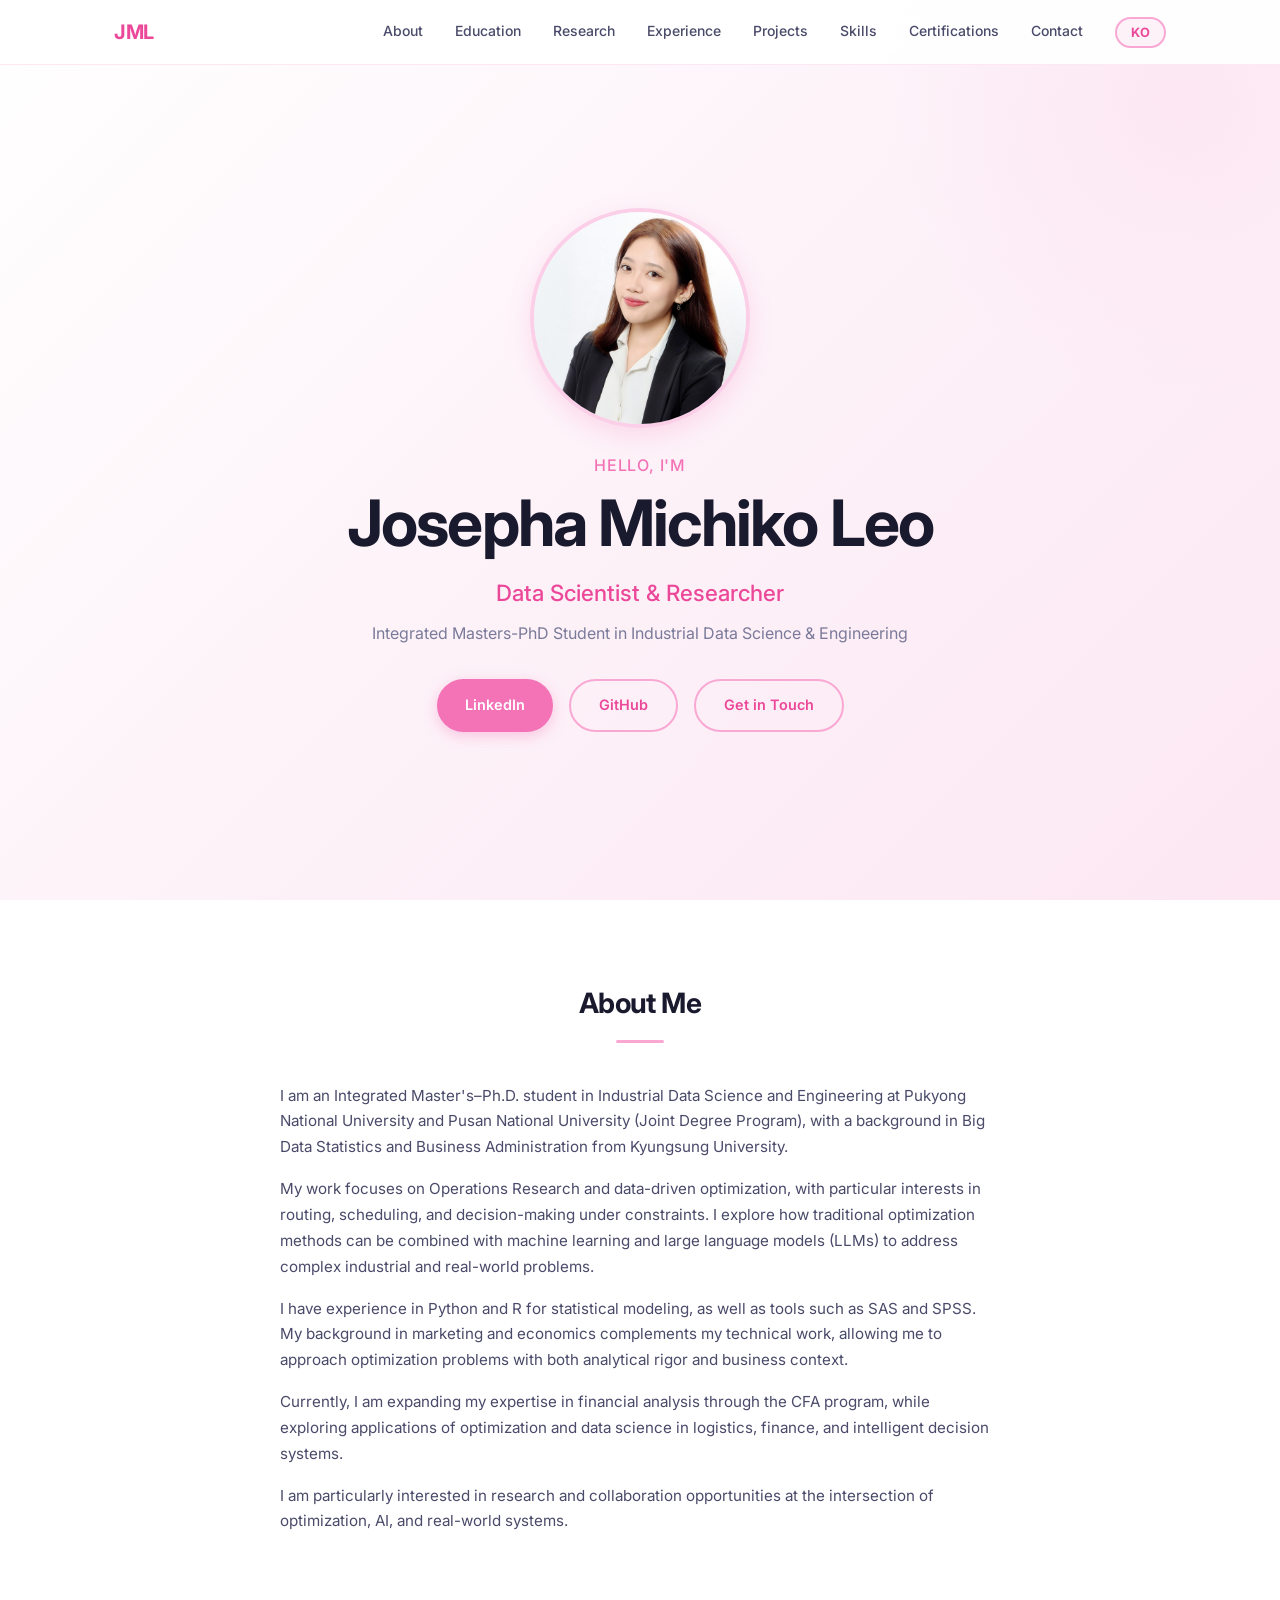
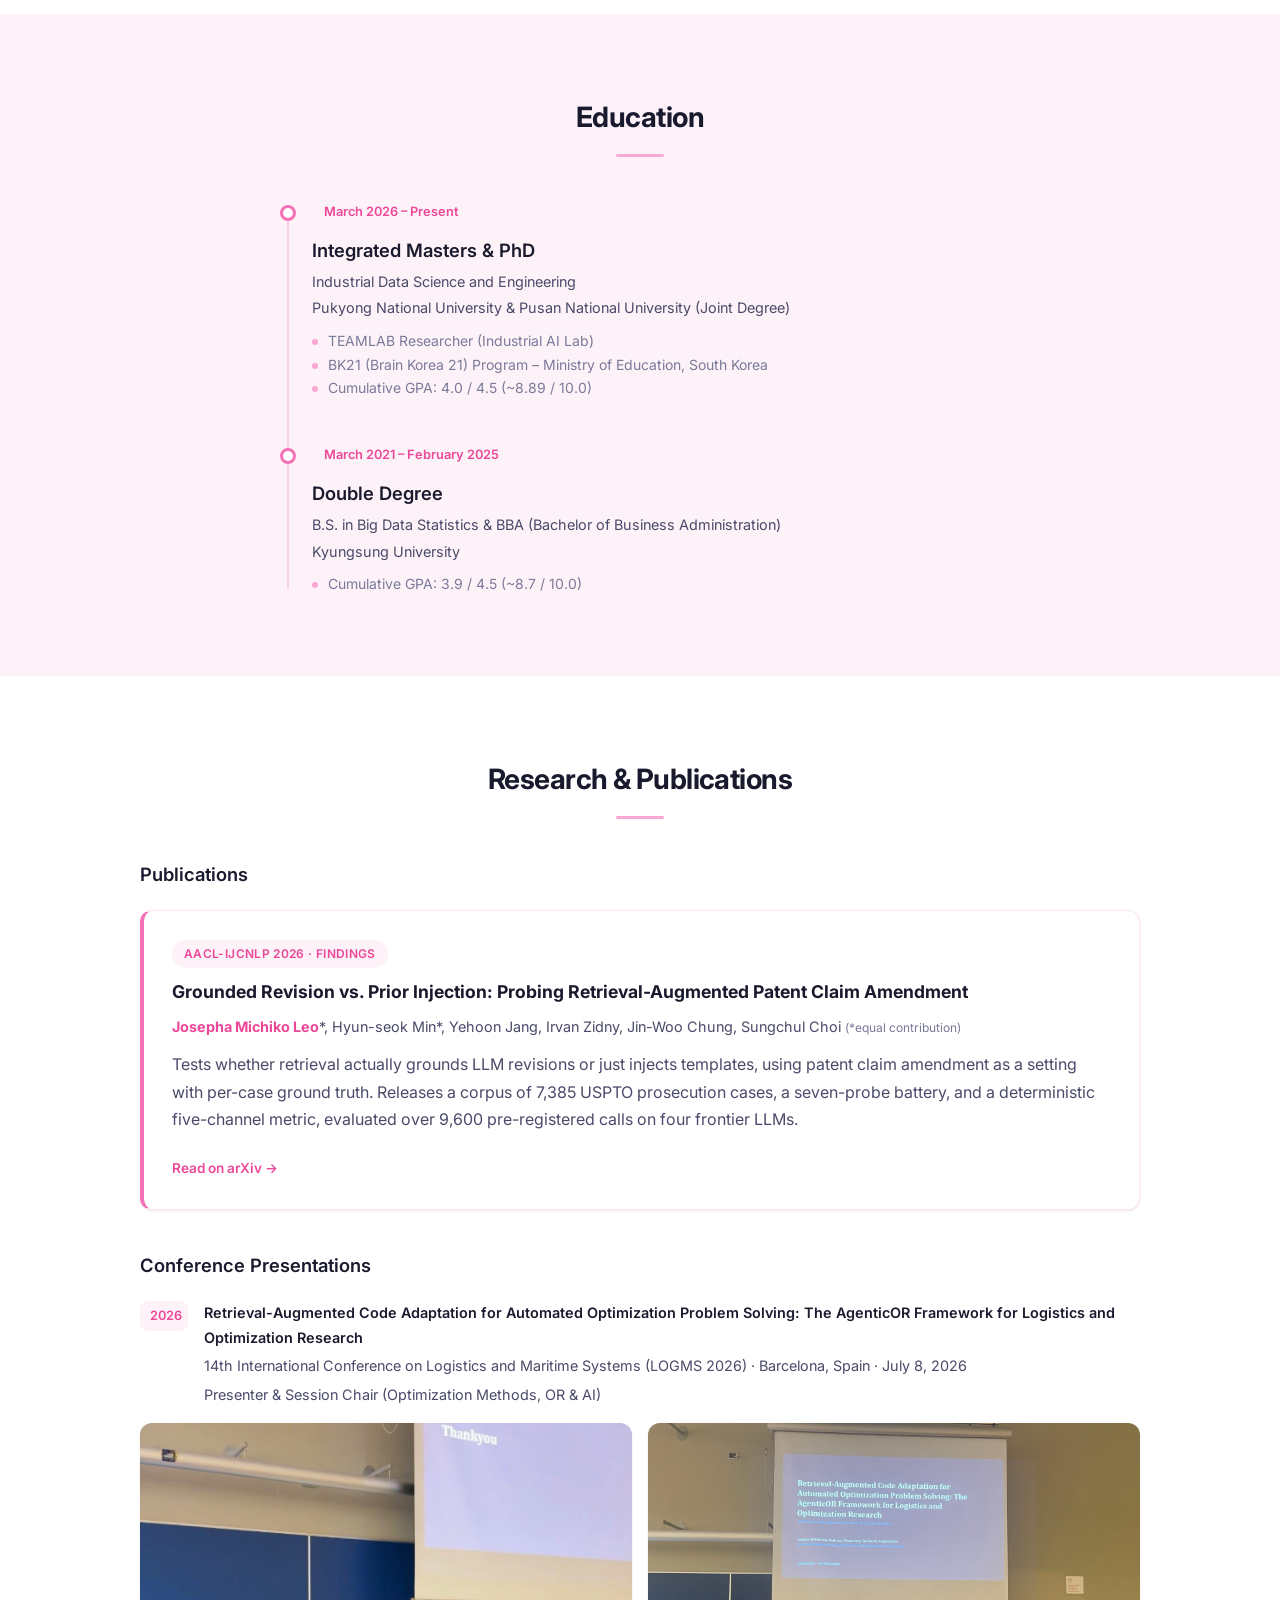
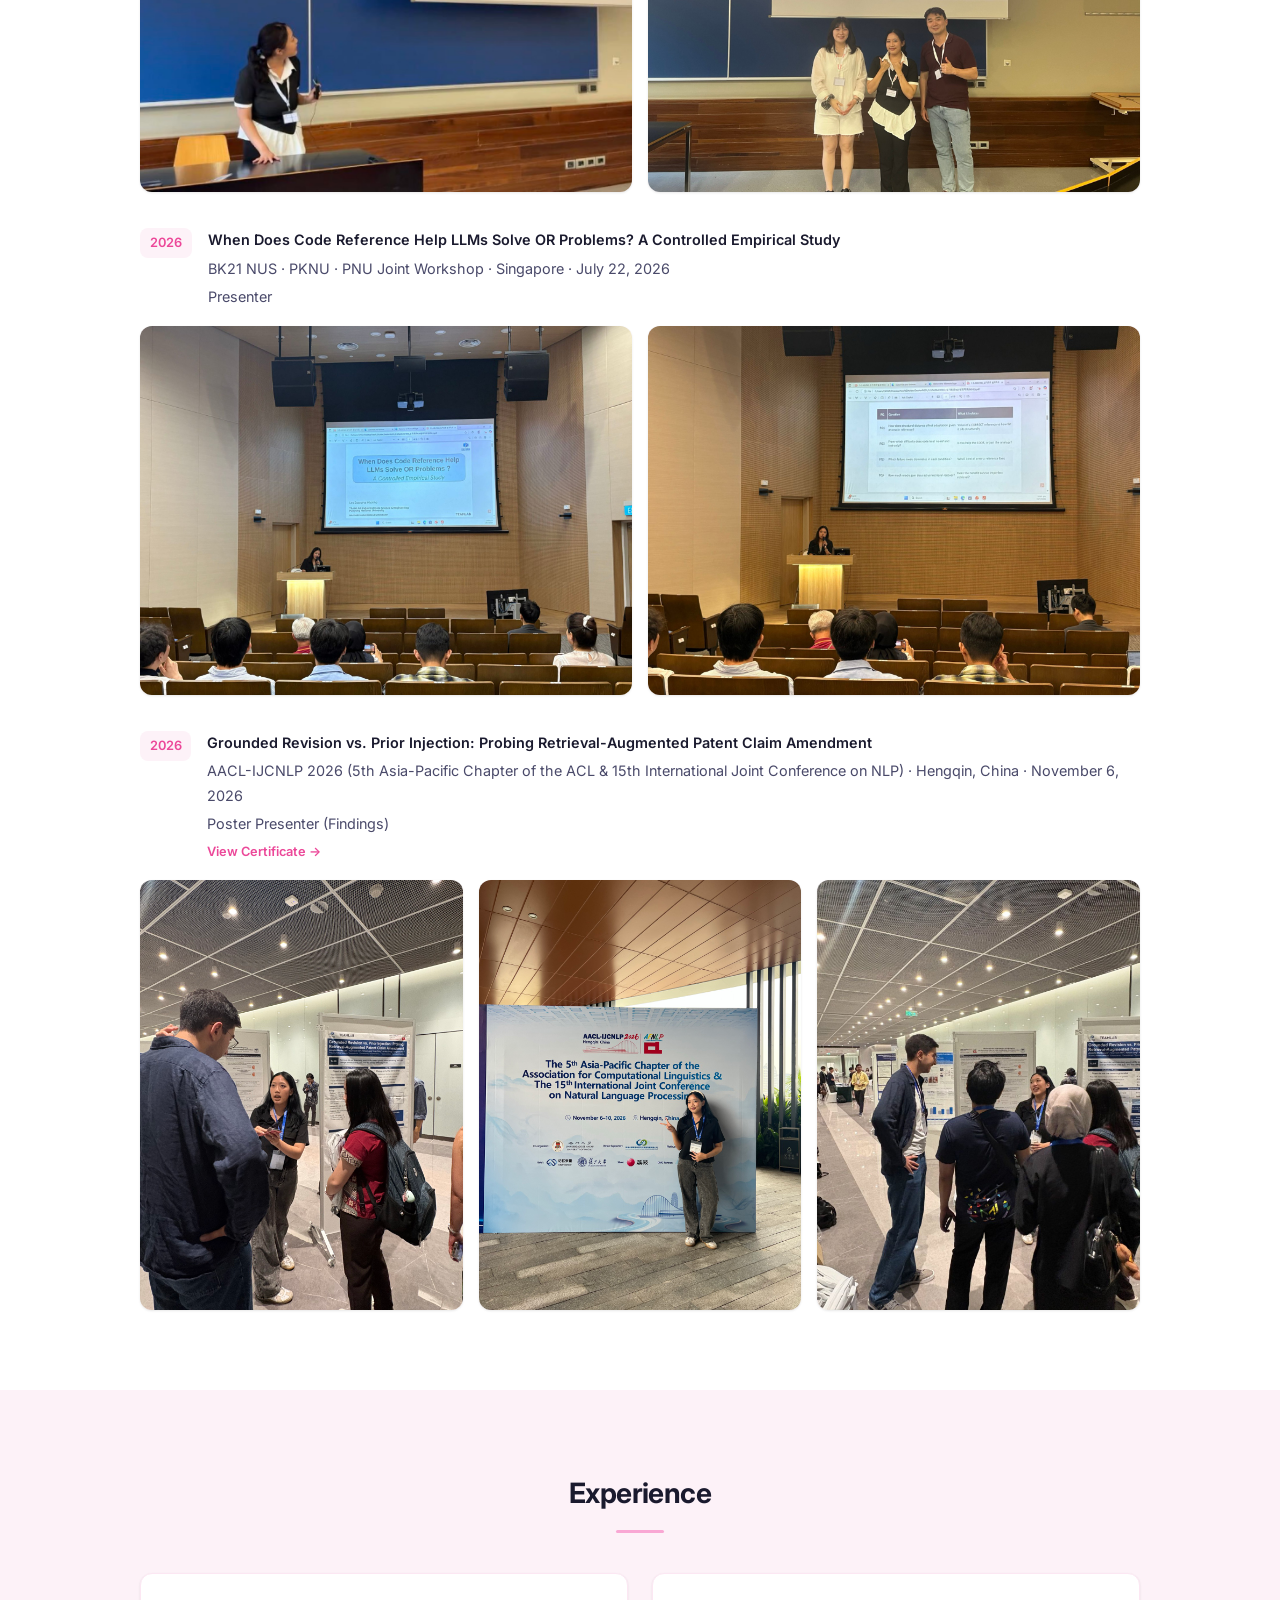
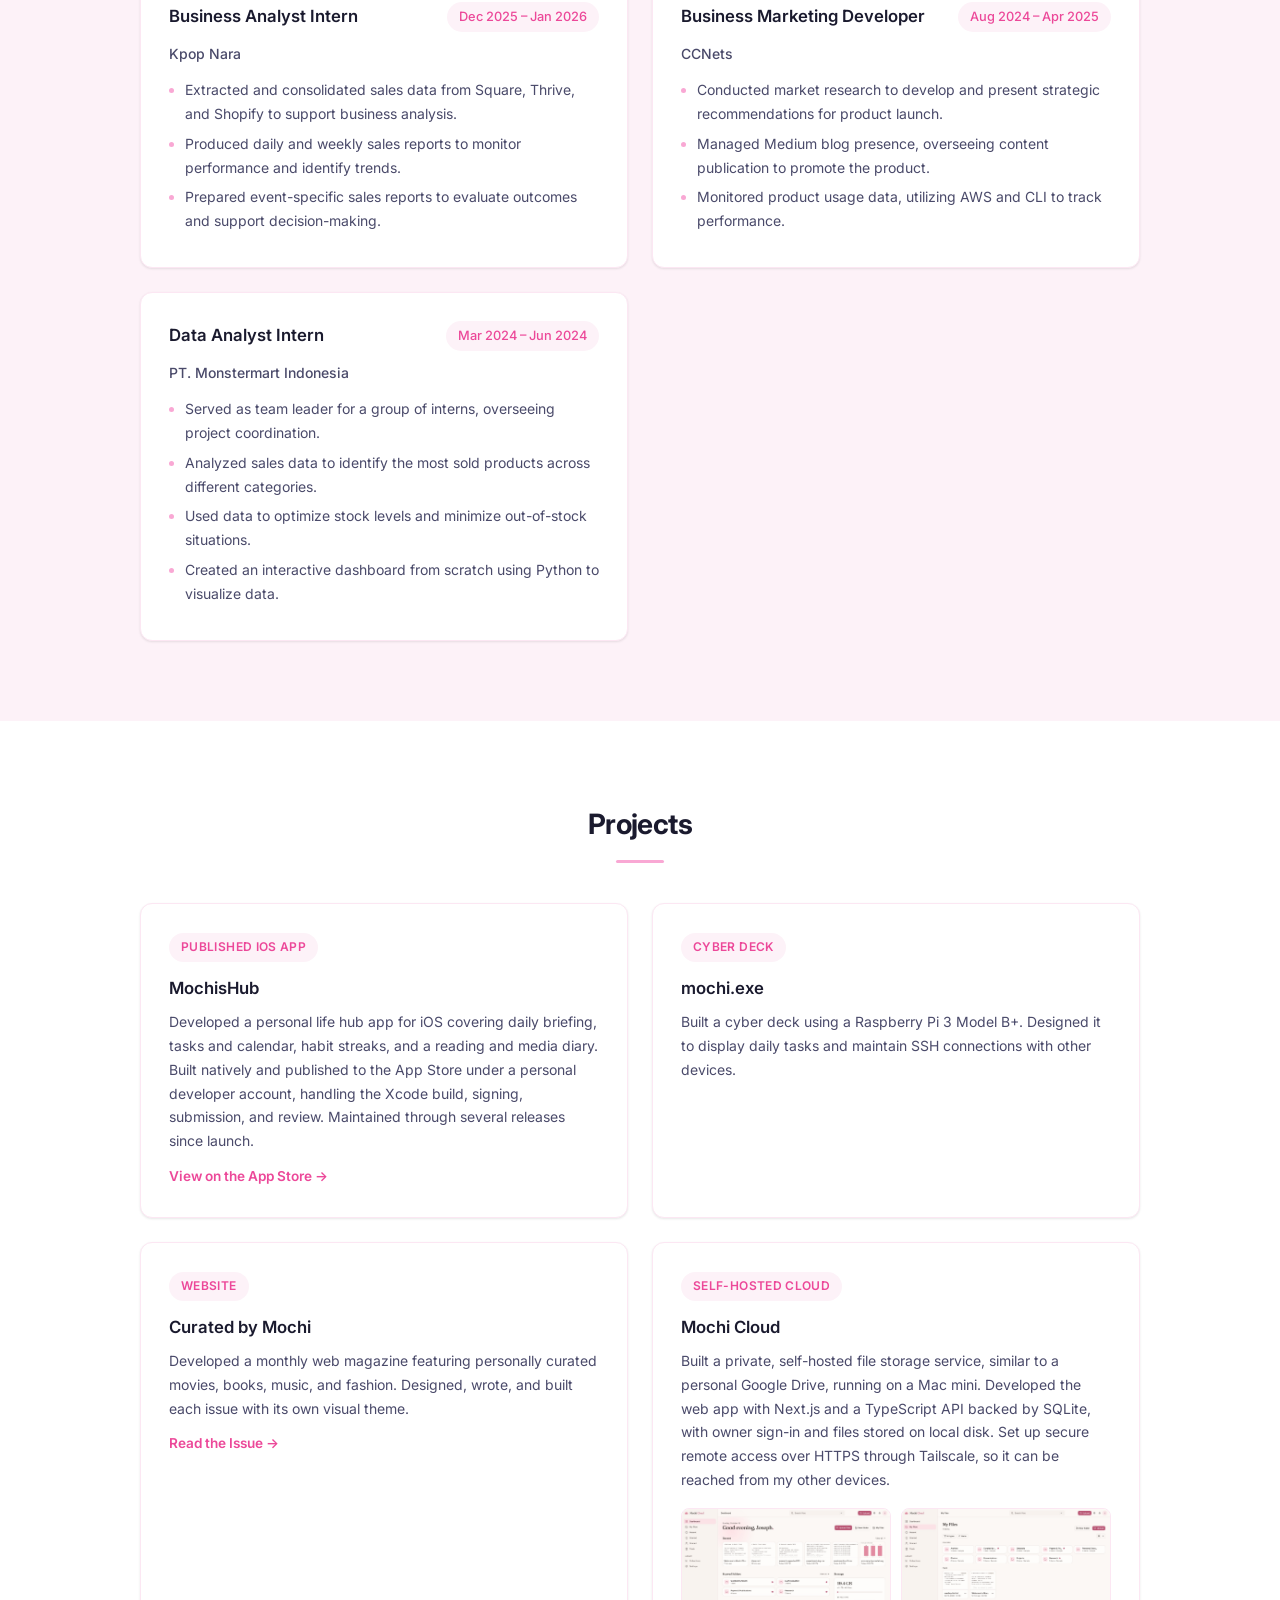
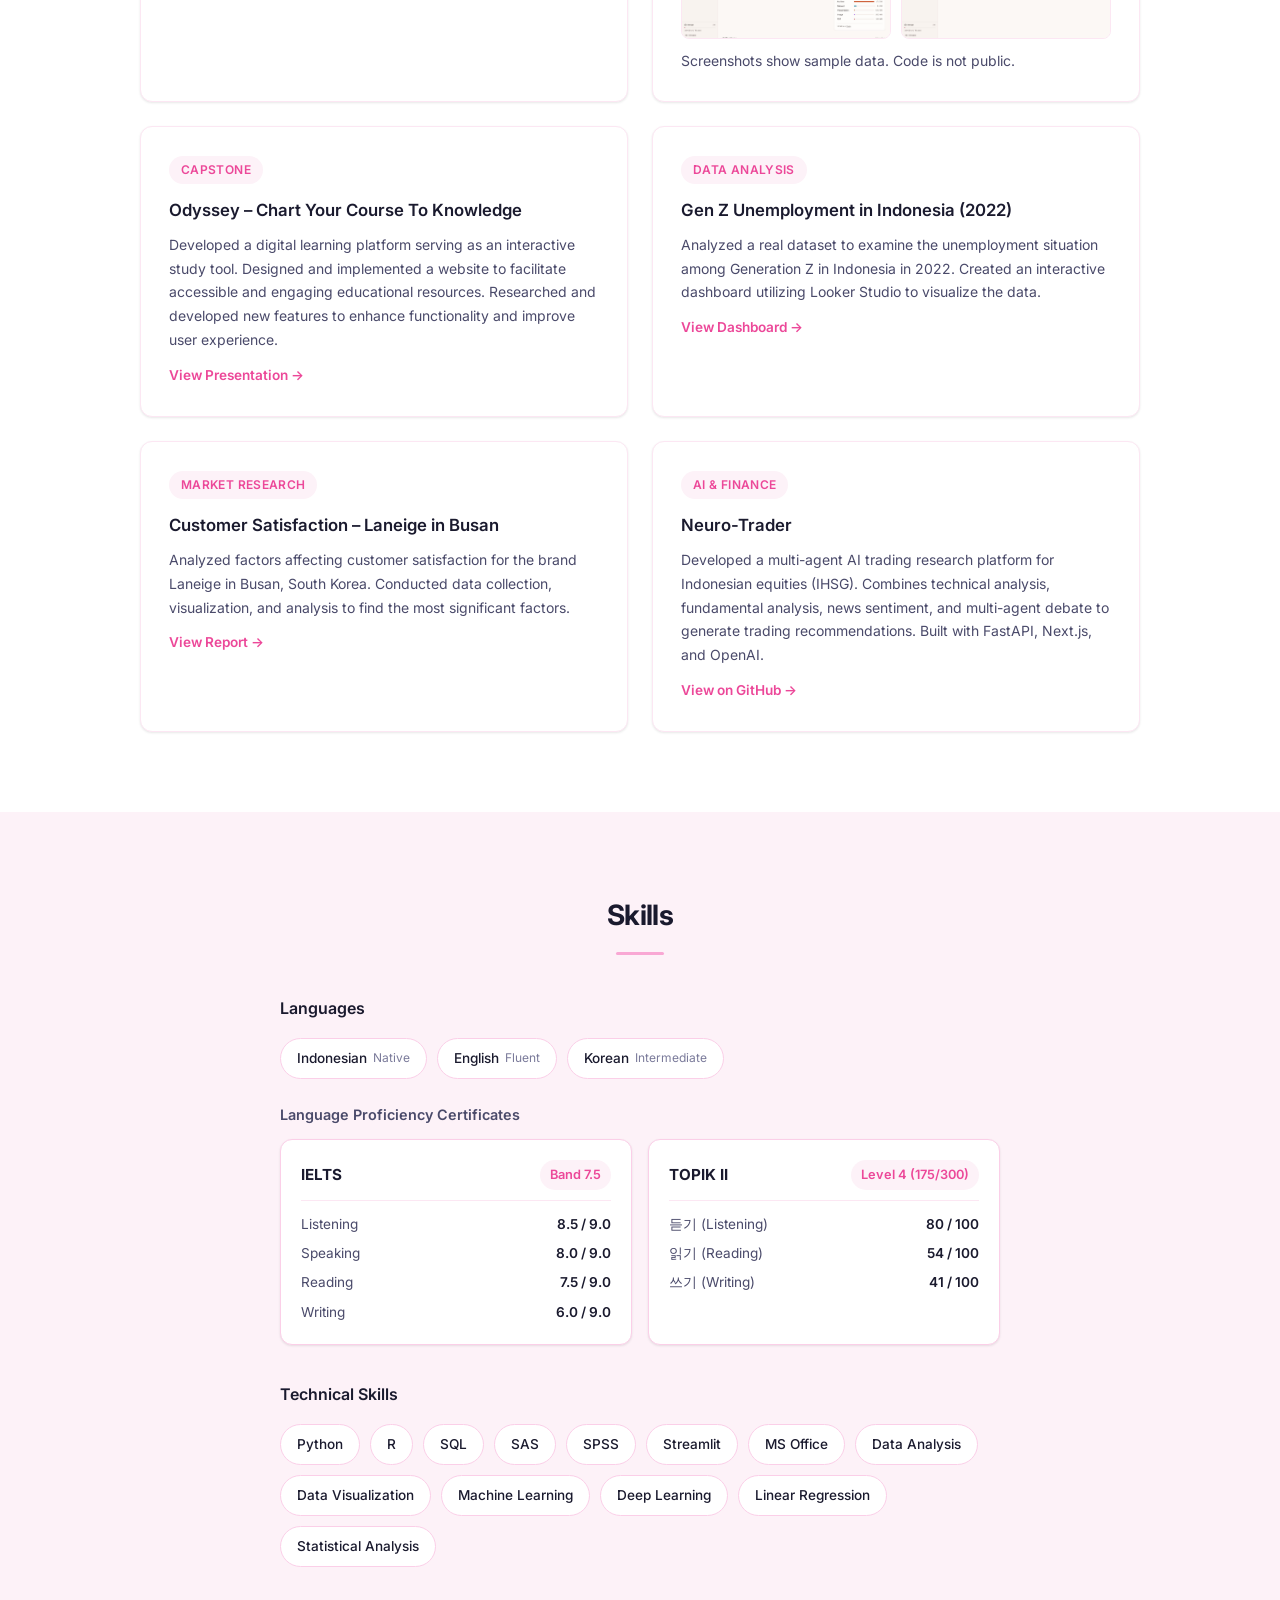
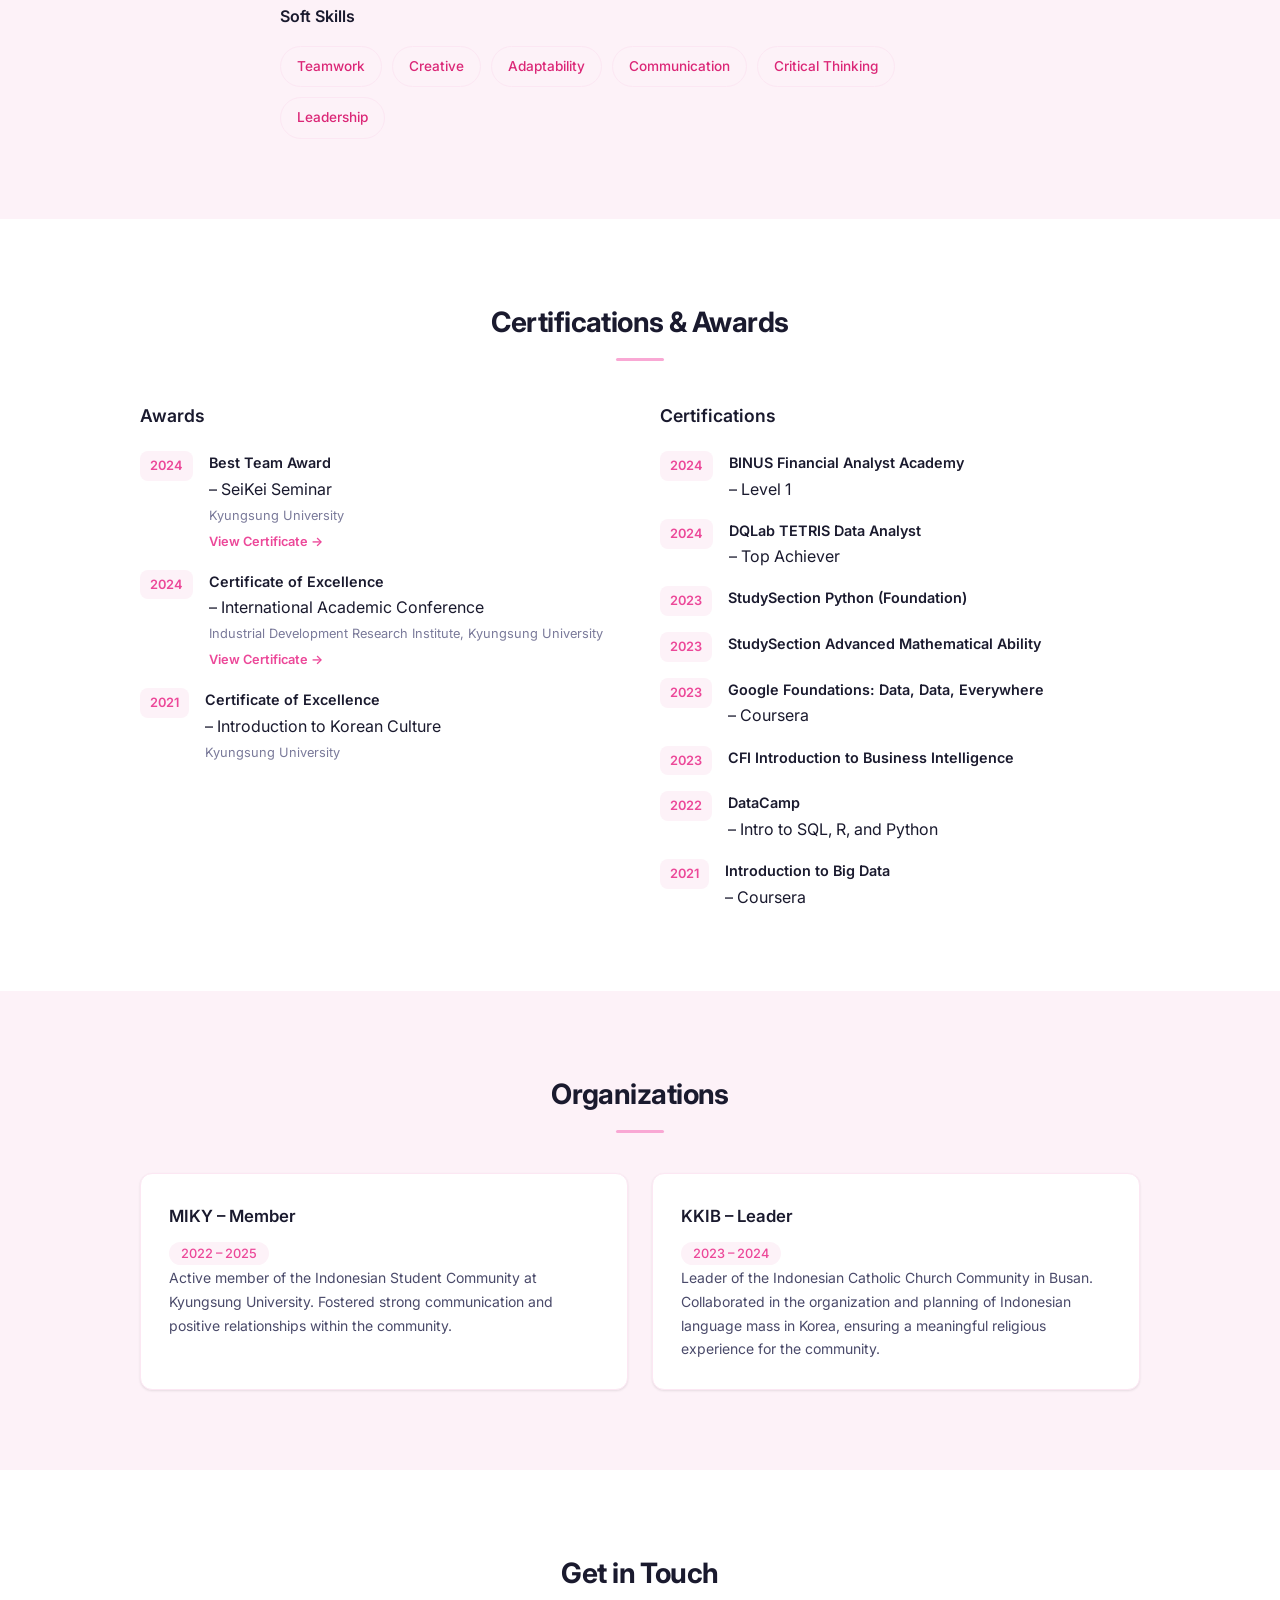
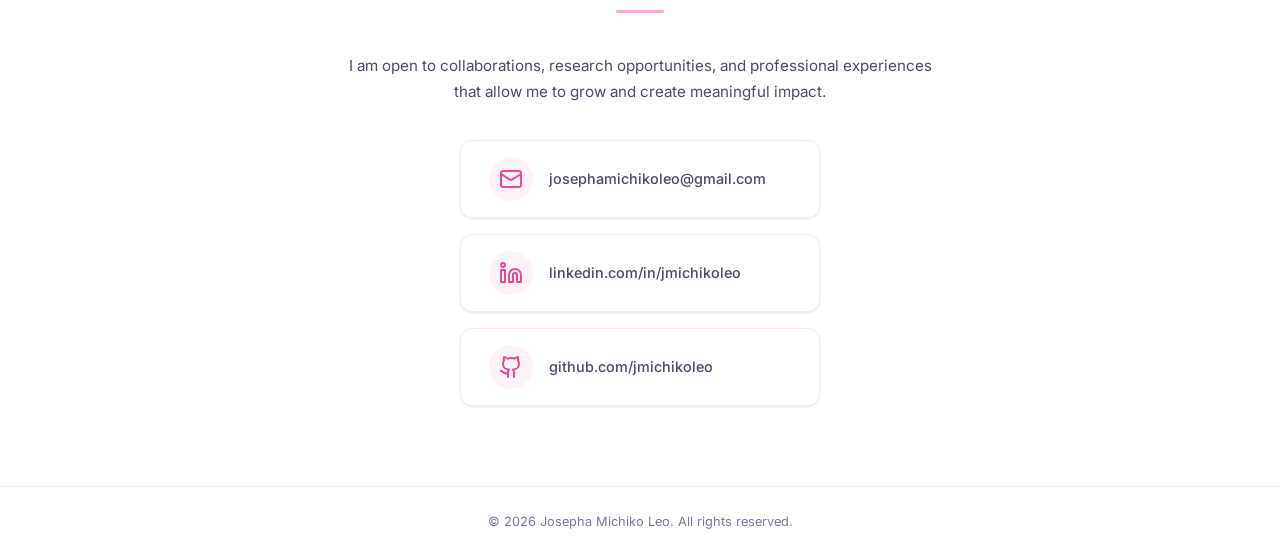
<file: index.html>
<!DOCTYPE html>
<html lang="en">
<head>
  <meta charset="UTF-8">
  <meta name="viewport" content="width=device-width, initial-scale=1.0">
  <title>Josepha Michiko Leo | Data Scientist & Researcher</title>
  <link rel="stylesheet" href="style.css">
  <link rel="preconnect" href="https://fonts.googleapis.com">
  <link rel="preconnect" href="https://fonts.gstatic.com" crossorigin>
  <link href="https://fonts.googleapis.com/css2?family=Inter:wght@300;400;500;600;700&display=swap" rel="stylesheet">
</head>
<body>

  <!-- Navigation -->
  <nav class="navbar" id="navbar">
    <div class="nav-container">
      <a href="#hero" class="nav-logo">JML</a>
      <button class="nav-toggle" id="navToggle" aria-label="Toggle navigation">
        <span></span>
        <span></span>
        <span></span>
      </button>
      <ul class="nav-links" id="navLinks">
        <li><a href="#about" data-i18n="nav.about">About</a></li>
        <li><a href="#education" data-i18n="nav.education">Education</a></li>
        <li><a href="#research" data-i18n="nav.research">Research</a></li>
        <li><a href="#experience" data-i18n="nav.experience">Experience</a></li>
        <li><a href="#projects" data-i18n="nav.projects">Projects</a></li>
        <li><a href="#skills" data-i18n="nav.skills">Skills</a></li>
        <li><a href="#certifications" data-i18n="nav.certifications">Certifications</a></li>
        <li><a href="#contact" data-i18n="nav.contact">Contact</a></li>
        <li>
          <button class="lang-toggle" id="langToggle" aria-label="Translate to Korean">
            <span class="lang-toggle-text">KO</span>
          </button>
        </li>
      </ul>
    </div>
  </nav>

  <!-- Hero -->
  <section class="hero" id="hero">
    <div class="hero-content">
      <div class="hero-photo">
        <img src="assets/profilepicture-web.jpg" alt="Josepha Michiko Leo">
      </div>
      <p class="hero-greeting" data-i18n="hero.greeting">Hello, I'm</p>
      <h1 class="hero-name">Josepha Michiko Leo</h1>
      <p class="hero-title" data-i18n="hero.title">Data Scientist & Researcher</p>
      <p class="hero-subtitle" data-i18n="hero.subtitle">Integrated Masters-PhD Student in Industrial Data Science & Engineering</p>
      <div class="hero-links">
        <a href="https://www.linkedin.com/in/jmichikoleo/" target="_blank" class="btn btn-primary">LinkedIn</a>
        <a href="https://github.com/jmichikoleo" target="_blank" class="btn btn-outline">GitHub</a>
        <a href="mailto:josephamichikoleo@gmail.com" class="btn btn-outline" data-i18n="hero.contact">Get in Touch</a>
      </div>
    </div>
    <div class="hero-decoration"></div>
  </section>

  <!-- About -->
  <section class="section" id="about">
    <div class="container">
      <h2 class="section-title" data-i18n="about.title">About Me</h2>
      <div class="about-content">
        <p data-i18n="about.p1">I am an Integrated Master's&ndash;Ph.D. student in Industrial Data Science and Engineering at Pukyong National University and Pusan National University (Joint Degree Program), with a background in Big Data Statistics and Business Administration from Kyungsung University.</p>
        <p data-i18n="about.p2">My work focuses on Operations Research and data-driven optimization, with particular interests in routing, scheduling, and decision-making under constraints. I explore how traditional optimization methods can be combined with machine learning and large language models (LLMs) to address complex industrial and real-world problems.</p>
        <p data-i18n="about.p3">I have experience in Python and R for statistical modeling, as well as tools such as SAS and SPSS. My background in marketing and economics complements my technical work, allowing me to approach optimization problems with both analytical rigor and business context.</p>
        <p data-i18n="about.p4">Currently, I am expanding my expertise in financial analysis through the CFA program, while exploring applications of optimization and data science in logistics, finance, and intelligent decision systems.</p>
        <p data-i18n="about.p5">I am particularly interested in research and collaboration opportunities at the intersection of optimization, AI, and real-world systems.</p>
      </div>
    </div>
  </section>

  <!-- Education -->
  <section class="section section-alt" id="education">
    <div class="container">
      <h2 class="section-title" data-i18n="edu.title">Education</h2>
      <div class="timeline">
        <div class="timeline-item fade-in">
          <div class="timeline-marker"></div>
          <div class="timeline-content">
            <span class="timeline-date" data-i18n="edu.date1">March 2026 &ndash; Present</span>
            <h3 data-i18n="edu.degree1">Integrated Masters & PhD</h3>
            <p class="timeline-place" data-i18n="edu.field1">Industrial Data Science and Engineering</p>
            <p class="timeline-place" data-i18n="edu.school1">Pukyong National University & Pusan National University (Joint Degree)</p>
            <ul>
              <li data-i18n="edu.detail1">TEAMLAB Researcher (Industrial AI Lab)</li>
              <li data-i18n="edu.detail1b">BK21 (Brain Korea 21) Program &ndash; Ministry of Education, South Korea</li>
              <li data-i18n="edu.detail1c">Cumulative GPA: 4.0 / 4.5 (~8.89 / 10.0)</li>
            </ul>
          </div>
        </div>
        <div class="timeline-item fade-in">
          <div class="timeline-marker"></div>
          <div class="timeline-content">
            <span class="timeline-date" data-i18n="edu.date2">March 2021 &ndash; February 2025</span>
            <h3 data-i18n="edu.degree2">Double Degree</h3>
            <p class="timeline-place" data-i18n="edu.field2">B.S. in Big Data Statistics & BBA (Bachelor of Business Administration)</p>
            <p class="timeline-place" data-i18n="edu.school2">Kyungsung University</p>
            <ul>
              <li data-i18n="edu.detail2">Cumulative GPA: 3.9 / 4.5 (~8.7 / 10.0)</li>
            </ul>
          </div>
        </div>
      </div>
    </div>
  </section>

  <!-- Research & Publications -->
  <section class="section" id="research">
    <div class="container">
      <h2 class="section-title" data-i18n="research.title">Research & Publications</h2>

      <h3 class="subsection-title" data-i18n="research.pubs">Publications</h3>
      <div class="pub-card fade-in">
        <div class="card-tag" data-i18n="research.pub1.venue">AACL-IJCNLP 2026 &middot; Findings</div>
        <h3>Grounded Revision vs. Prior Injection: Probing Retrieval-Augmented Patent Claim Amendment</h3>
        <p class="pub-authors"><strong>Josepha Michiko Leo</strong>*, Hyun-seok Min*, Yehoon Jang, Irvan Zidny, Jin-Woo Chung, Sungchul Choi <small>(*equal contribution)</small></p>
        <p data-i18n="research.pub1.desc">Tests whether retrieval actually grounds LLM revisions or just injects templates, using patent claim amendment as a setting with per-case ground truth. Releases a corpus of 7,385 USPTO prosecution cases, a seven-probe battery, and a deterministic five-channel metric, evaluated over 9,600 pre-registered calls on four frontier LLMs.</p>
        <a href="https://arxiv.org/abs/2609.36550" target="_blank" class="card-link" data-i18n="research.pub1.link">Read on arXiv &rarr;</a>
      </div>

      <h3 class="subsection-title" data-i18n="research.talks">Conference Presentations</h3>
      <div class="talk-list">
        <div class="talk fade-in">
          <div class="cert-item">
            <span class="cert-year">2026</span>
            <div>
              <strong>Retrieval-Augmented Code Adaptation for Automated Optimization Problem Solving: The AgenticOR Framework for Logistics and Optimization Research</strong>
              <p data-i18n="research.talk1.venue">14th International Conference on Logistics and Maritime Systems (LOGMS 2026) &middot; Barcelona, Spain &middot; July 8, 2026</p>
              <p data-i18n="research.talk1.role">Presenter &amp; Session Chair (Optimization Methods, OR &amp; AI)</p>
            </div>
          </div>
          <div class="photo-gallery">
            <figure><img src="assets/conference/logms-2026-talk.jpg" alt="Presenting at LOGMS 2026 in Barcelona" loading="lazy"></figure>
            <figure><img src="assets/conference/logms-2026-team.jpg" alt="With co-authors after the LOGMS 2026 talk" loading="lazy"></figure>
          </div>
        </div>
        <div class="talk fade-in">
          <div class="cert-item">
            <span class="cert-year">2026</span>
            <div>
              <strong>When Does Code Reference Help LLMs Solve OR Problems? A Controlled Empirical Study</strong>
              <p data-i18n="research.talk2.venue">BK21 NUS &middot; PKNU &middot; PNU Joint Workshop &middot; Singapore &middot; July 22, 2026</p>
              <p data-i18n="research.talk2.role">Presenter</p>
            </div>
          </div>
          <div class="photo-gallery">
            <figure><img src="assets/conference/bk21-singapore-title.jpg" alt="Presenting at the BK21 workshop in Singapore" loading="lazy"></figure>
            <figure><img src="assets/conference/bk21-singapore-talk.jpg" alt="Presenting research questions at the BK21 workshop" loading="lazy"></figure>
          </div>
        </div>
        <div class="talk fade-in">
          <div class="cert-item">
            <span class="cert-year">2026</span>
            <div>
              <strong>Grounded Revision vs. Prior Injection: Probing Retrieval-Augmented Patent Claim Amendment</strong>
              <p data-i18n="research.talk3.venue">AACL-IJCNLP 2026 (5th Asia-Pacific Chapter of the ACL &amp; 15th International Joint Conference on NLP) &middot; Hengqin, China &middot; November 6, 2026</p>
              <p data-i18n="research.talk3.role">Poster Presenter (Findings)</p>
              <a href="assets/certificates/aacl-ijcnlp-2026-attendance.pdf" target="_blank" class="cert-link" data-i18n="research.talk3.cert">View Certificate &rarr;</a>
            </div>
          </div>
          <div class="photo-gallery photo-gallery-portrait">
            <figure><img src="assets/conference/aacl-2026-poster.jpg" alt="Presenting the poster at AACL-IJCNLP 2026" loading="lazy"></figure>
            <figure><img src="assets/conference/aacl-2026-venue.jpg" alt="At the AACL-IJCNLP 2026 venue in Hengqin, China" loading="lazy"></figure>
            <figure><img src="assets/conference/aacl-2026-conversation.jpg" alt="Talking with visitors at the AACL-IJCNLP 2026 poster session" loading="lazy"></figure>
          </div>
        </div>
      </div>
    </div>
  </section>

  <!-- Experience -->
  <section class="section section-alt" id="experience">
    <div class="container">
      <h2 class="section-title" data-i18n="exp.title">Experience</h2>
      <div class="cards">
        <div class="card fade-in">
          <div class="card-header">
            <h3 data-i18n="exp.role1">Business Analyst Intern</h3>
            <span class="card-date" data-i18n="exp.date1">Dec 2025 &ndash; Jan 2026</span>
          </div>
          <p class="card-company">Kpop Nara</p>
          <ul>
            <li data-i18n="exp.task1a">Extracted and consolidated sales data from Square, Thrive, and Shopify to support business analysis.</li>
            <li data-i18n="exp.task1b">Produced daily and weekly sales reports to monitor performance and identify trends.</li>
            <li data-i18n="exp.task1c">Prepared event-specific sales reports to evaluate outcomes and support decision-making.</li>
          </ul>
        </div>
        <div class="card fade-in">
          <div class="card-header">
            <h3 data-i18n="exp.role2">Business Marketing Developer</h3>
            <span class="card-date" data-i18n="exp.date2">Aug 2024 &ndash; Apr 2025</span>
          </div>
          <p class="card-company">CCNets</p>
          <ul>
            <li data-i18n="exp.task2a">Conducted market research to develop and present strategic recommendations for product launch.</li>
            <li data-i18n="exp.task2b">Managed Medium blog presence, overseeing content publication to promote the product.</li>
            <li data-i18n="exp.task2c">Monitored product usage data, utilizing AWS and CLI to track performance.</li>
          </ul>
        </div>
        <div class="card fade-in">
          <div class="card-header">
            <h3 data-i18n="exp.role3">Data Analyst Intern</h3>
            <span class="card-date" data-i18n="exp.date3">Mar 2024 &ndash; Jun 2024</span>
          </div>
          <p class="card-company">PT. Monstermart Indonesia</p>
          <ul>
            <li data-i18n="exp.task3a">Served as team leader for a group of interns, overseeing project coordination.</li>
            <li data-i18n="exp.task3b">Analyzed sales data to identify the most sold products across different categories.</li>
            <li data-i18n="exp.task3c">Used data to optimize stock levels and minimize out-of-stock situations.</li>
            <li data-i18n="exp.task3d">Created an interactive dashboard from scratch using Python to visualize data.</li>
          </ul>
        </div>
      </div>
    </div>
  </section>

  <!-- Projects -->
  <section class="section" id="projects">
    <div class="container">
      <h2 class="section-title" data-i18n="proj.title">Projects</h2>
      <div class="cards">
          <div class="card fade-in">
          <div class="card-tag" data-i18n="proj.tag6">Published iOS App</div>
          <h3 data-i18n="proj.name6">MochisHub</h3>
          <p data-i18n="proj.desc6">Developed a personal life hub app for iOS covering daily briefing, tasks and calendar, habit streaks, and a reading and media diary. Built natively and published to the App Store under a personal developer account, handling the Xcode build, signing, submission, and review. Maintained through several releases since launch.</p>
          <a href="https://apps.apple.com/kr/app/mochishub/id6780851975" target="_blank" class="card-link" data-i18n="proj.link6">View on the App Store &rarr;</a>
        </div>
        <div class="card fade-in">
          <div class="card-tag" data-i18n="proj.tag7">Cyber Deck</div>
          <h3>mochi.exe</h3>
          <p data-i18n="proj.desc7">Built a cyber deck using a Raspberry Pi 3 Model B+. Designed it to display daily tasks and maintain SSH connections with other devices.</p>
        </div>
        <div class="card fade-in">
          <div class="card-tag" data-i18n="proj.tag8">Website</div>
          <h3>Curated by Mochi</h3>
          <p data-i18n="proj.desc8">Developed a monthly web magazine featuring personally curated movies, books, music, and fashion. Designed, wrote, and built each issue with its own visual theme.</p>
          <a href="https://curated-by-mochi.vercel.app" target="_blank" class="card-link" data-i18n="proj.link8">Read the Issue &rarr;</a>
        </div>
        <div class="card fade-in">
          <div class="card-tag" data-i18n="proj.tag9">Self-Hosted Cloud</div>
          <h3>Mochi Cloud</h3>
          <p data-i18n="proj.desc9">Built a private, self-hosted file storage service, similar to a personal Google Drive, running on a Mac mini. Developed the web app with Next.js and a TypeScript API backed by SQLite, with owner sign-in and files stored on local disk. Set up secure remote access over HTTPS through Tailscale, so it can be reached from my other devices.</p>
          <div class="card-shots">
            <a href="assets/projects/mochi-cloud-dashboard.jpg" target="_blank"><img src="assets/projects/mochi-cloud-dashboard.jpg" alt="Mochi Cloud dashboard with sample data" loading="lazy"></a>
            <a href="assets/projects/mochi-cloud-files.jpg" target="_blank"><img src="assets/projects/mochi-cloud-files.jpg" alt="Mochi Cloud My Files view with sample data" loading="lazy"></a>
          </div>
          <p class="card-note" data-i18n="proj.note9">Screenshots show sample data. Code is not public.</p>
        </div>
        <div class="card fade-in">
          <div class="card-tag" data-i18n="proj.tag1">Capstone</div>
          <h3 data-i18n="proj.name1">Odyssey &ndash; Chart Your Course To Knowledge</h3>
          <p data-i18n="proj.desc1">Developed a digital learning platform serving as an interactive study tool. Designed and implemented a website to facilitate accessible and engaging educational resources. Researched and developed new features to enhance functionality and improve user experience.</p>
          <a href="assets/Organization%20and%20Distribution%20System%20for%20Education.pdf" target="_blank" class="card-link" data-i18n="proj.link1">View Presentation &rarr;</a>
        </div>
        <div class="card fade-in">
          <div class="card-tag" data-i18n="proj.tag2">Data Analysis</div>
          <h3 data-i18n="proj.name2">Gen Z Unemployment in Indonesia (2022)</h3>
          <p data-i18n="proj.desc2">Analyzed a real dataset to examine the unemployment situation among Generation Z in Indonesia in 2022. Created an interactive dashboard utilizing Looker Studio to visualize the data.</p>
          <a href="https://lookerstudio.google.com/u/0/reporting/e7862b57-f7ea-4275-b1f2-b907ab1556ac/page/tW3sD" target="_blank" class="card-link" data-i18n="proj.link2">View Dashboard &rarr;</a>
        </div>
        <div class="card fade-in">
          <div class="card-tag" data-i18n="proj.tag3">Market Research</div>
          <h3 data-i18n="proj.name3">Customer Satisfaction &ndash; Laneige in Busan</h3>
          <p data-i18n="proj.desc3">Analyzed factors affecting customer satisfaction for the brand Laneige in Busan, South Korea. Conducted data collection, visualization, and analysis to find the most significant factors.</p>
          <a href="assets/Market%20Research%20Final%20Project.pdf" target="_blank" class="card-link" data-i18n="proj.link3">View Report &rarr;</a>
        </div>
        <div class="card fade-in">
          <div class="card-tag" data-i18n="proj.tag5">AI &amp; Finance</div>
          <h3 data-i18n="proj.name5">Neuro-Trader</h3>
          <p data-i18n="proj.desc5">Developed a multi-agent AI trading research platform for Indonesian equities (IHSG). Combines technical analysis, fundamental analysis, news sentiment, and multi-agent debate to generate trading recommendations. Built with FastAPI, Next.js, and OpenAI.</p>
          <a href="https://github.com/jmichikoleo/neuro-trader" target="_blank" class="card-link" data-i18n="proj.link5">View on GitHub &rarr;</a>
        </div>
      </div>
    </div>
  </section>

  <!-- Skills -->
  <section class="section section-alt" id="skills">
    <div class="container">
      <h2 class="section-title" data-i18n="skills.title">Skills</h2>
      <div class="skills-grid">
        <div class="skills-category fade-in">
          <h3 data-i18n="skills.languages">Languages</h3>
          <div class="skill-pills">
            <span class="pill">Indonesian <small>Native</small></span>
            <span class="pill">English <small>Fluent</small></span>
            <span class="pill">Korean <small>Intermediate</small></span>
          </div>
          <div class="lang-certs">
            <h4 data-i18n="skills.langcerts">Language Proficiency Certificates</h4>
            <div class="lang-cert-cards">
              <div class="lang-cert-card">
                <div class="lang-cert-header">
                  <strong>IELTS</strong>
                  <span class="lang-cert-score">Band 7.5</span>
                </div>
                <div class="lang-cert-details">
                  <div class="score-row"><span>Listening</span><span>8.5 / 9.0</span></div>
                  <div class="score-row"><span>Speaking</span><span>8.0 / 9.0</span></div>
                  <div class="score-row"><span>Reading</span><span>7.5 / 9.0</span></div>
                  <div class="score-row"><span>Writing</span><span>6.0 / 9.0</span></div>
                </div>
              </div>
              <div class="lang-cert-card">
                <div class="lang-cert-header">
                  <strong>TOPIK II</strong>
                  <span class="lang-cert-score">Level 4 (175/300)</span>
                </div>
                <div class="lang-cert-details">
                  <div class="score-row"><span>듣기 (Listening)</span><span>80 / 100</span></div>
                  <div class="score-row"><span>읽기 (Reading)</span><span>54 / 100</span></div>
                  <div class="score-row"><span>쓰기 (Writing)</span><span>41 / 100</span></div>
                </div>
              </div>
            </div>
          </div>
        </div>
        <div class="skills-category fade-in">
          <h3 data-i18n="skills.technical">Technical Skills</h3>
          <div class="skill-pills">
            <span class="pill">Python</span>
            <span class="pill">R</span>
            <span class="pill">SQL</span>
            <span class="pill">SAS</span>
            <span class="pill">SPSS</span>
            <span class="pill">Streamlit</span>
            <span class="pill">MS Office</span>
            <span class="pill">Data Analysis</span>
            <span class="pill">Data Visualization</span>
            <span class="pill">Machine Learning</span>
            <span class="pill">Deep Learning</span>
            <span class="pill">Linear Regression</span>
            <span class="pill">Statistical Analysis</span>
          </div>
        </div>
        <div class="skills-category fade-in">
          <h3 data-i18n="skills.soft">Soft Skills</h3>
          <div class="skill-pills">
            <span class="pill pill-soft">Teamwork</span>
            <span class="pill pill-soft">Creative</span>
            <span class="pill pill-soft">Adaptability</span>
            <span class="pill pill-soft">Communication</span>
            <span class="pill pill-soft">Critical Thinking</span>
            <span class="pill pill-soft">Leadership</span>
          </div>
        </div>
      </div>
    </div>
  </section>

  <!-- Certifications & Awards -->
  <section class="section" id="certifications">
    <div class="container">
      <h2 class="section-title" data-i18n="cert.title">Certifications & Awards</h2>
      <div class="cert-grid">
        <div class="cert-column fade-in">
          <h3 data-i18n="cert.awards">Awards</h3>
          <div class="cert-list">
            <div class="cert-item">
              <span class="cert-year">2024</span>
              <div>
                <strong>Best Team Award</strong> &ndash; SeiKei Seminar
                <p>Kyungsung University</p>
                <a href="assets/%EC%84%B8%EC%9D%B4%EC%BC%80%EC%9D%B4%20%EB%B0%9C%ED%91%9C.pdf" target="_blank" class="cert-link">View Certificate &rarr;</a>
              </div>
            </div>
            <div class="cert-item">
              <span class="cert-year">2024</span>
              <div>
                <strong>Certificate of Excellence</strong> &ndash; International Academic Conference
                <p>Industrial Development Research Institute, Kyungsung University</p>
                <a href="assets/%EC%9A%B0%EC%88%98%EC%83%81.jpg" target="_blank" class="cert-link">View Certificate &rarr;</a>
              </div>
            </div>
            <div class="cert-item">
              <span class="cert-year">2021</span>
              <div>
                <strong>Certificate of Excellence</strong> &ndash; Introduction to Korean Culture
                <p>Kyungsung University</p>
              </div>
            </div>
          </div>
        </div>
        <div class="cert-column fade-in">
          <h3 data-i18n="cert.certs">Certifications</h3>
          <div class="cert-list">
            <div class="cert-item">
              <span class="cert-year">2024</span>
              <div><strong>BINUS Financial Analyst Academy</strong> &ndash; Level 1</div>
            </div>
            <div class="cert-item">
              <span class="cert-year">2024</span>
              <div><strong>DQLab TETRIS Data Analyst</strong> &ndash; Top Achiever</div>
            </div>
            <div class="cert-item">
              <span class="cert-year">2023</span>
              <div><strong>StudySection Python (Foundation)</strong></div>
            </div>
            <div class="cert-item">
              <span class="cert-year">2023</span>
              <div><strong>StudySection Advanced Mathematical Ability</strong></div>
            </div>
            <div class="cert-item">
              <span class="cert-year">2023</span>
              <div><strong>Google Foundations: Data, Data, Everywhere</strong> &ndash; Coursera</div>
            </div>
            <div class="cert-item">
              <span class="cert-year">2023</span>
              <div><strong>CFI Introduction to Business Intelligence</strong></div>
            </div>
            <div class="cert-item">
              <span class="cert-year">2022</span>
              <div><strong>DataCamp</strong> &ndash; Intro to SQL, R, and Python</div>
            </div>
            <div class="cert-item">
              <span class="cert-year">2021</span>
              <div><strong>Introduction to Big Data</strong> &ndash; Coursera</div>
            </div>
          </div>
        </div>
      </div>
    </div>
  </section>

  <!-- Organizations -->
  <section class="section section-alt" id="organizations">
    <div class="container">
      <h2 class="section-title" data-i18n="org.title">Organizations</h2>
      <div class="cards cards-small">
        <div class="card fade-in">
          <h3 data-i18n="org.name1">MIKY &ndash; Member</h3>
          <span class="card-date">2022 &ndash; 2025</span>
          <p data-i18n="org.desc1">Active member of the Indonesian Student Community at Kyungsung University. Fostered strong communication and positive relationships within the community.</p>
        </div>
        <div class="card fade-in">
          <h3 data-i18n="org.name2">KKIB &ndash; Leader</h3>
          <span class="card-date">2023 &ndash; 2024</span>
          <p data-i18n="org.desc2">Leader of the Indonesian Catholic Church Community in Busan. Collaborated in the organization and planning of Indonesian language mass in Korea, ensuring a meaningful religious experience for the community.</p>
        </div>
      </div>
    </div>
  </section>

  <!-- Contact -->
  <section class="section" id="contact">
    <div class="container">
      <h2 class="section-title" data-i18n="contact.title">Get in Touch</h2>
      <p class="contact-text" data-i18n="contact.text">I am open to collaborations, research opportunities, and professional experiences that allow me to grow and create meaningful impact.</p>
      <div class="contact-links">
        <a href="mailto:josephamichikoleo@gmail.com" class="contact-item">
          <div class="contact-icon">
            <svg xmlns="http://www.w3.org/2000/svg" width="24" height="24" viewBox="0 0 24 24" fill="none" stroke="currentColor" stroke-width="2" stroke-linecap="round" stroke-linejoin="round"><rect width="20" height="16" x="2" y="4" rx="2"/><path d="m22 7-8.97 5.7a1.94 1.94 0 0 1-2.06 0L2 7"/></svg>
          </div>
          <span>josephamichikoleo@gmail.com</span>
        </a>
        <a href="https://www.linkedin.com/in/jmichikoleo/" target="_blank" class="contact-item">
          <div class="contact-icon">
            <svg xmlns="http://www.w3.org/2000/svg" width="24" height="24" viewBox="0 0 24 24" fill="none" stroke="currentColor" stroke-width="2" stroke-linecap="round" stroke-linejoin="round"><path d="M16 8a6 6 0 0 1 6 6v7h-4v-7a2 2 0 0 0-2-2 2 2 0 0 0-2 2v7h-4v-7a6 6 0 0 1 6-6z"/><rect width="4" height="12" x="2" y="9"/><circle cx="4" cy="4" r="2"/></svg>
          </div>
          <span>linkedin.com/in/jmichikoleo</span>
        </a>
        <a href="https://github.com/jmichikoleo" target="_blank" class="contact-item">
          <div class="contact-icon">
            <svg xmlns="http://www.w3.org/2000/svg" width="24" height="24" viewBox="0 0 24 24" fill="none" stroke="currentColor" stroke-width="2" stroke-linecap="round" stroke-linejoin="round"><path d="M15 22v-4a4.8 4.8 0 0 0-1-3.5c3 0 6-2 6-5.5.08-1.25-.27-2.48-1-3.5.28-1.15.28-2.35 0-3.5 0 0-1 0-3 1.5-2.64-.5-5.36-.5-8 0C6 2 5 2 5 2c-.3 1.15-.3 2.35 0 3.5A5.403 5.403 0 0 0 4 9c0 3.5 3 5.5 6 5.5-.39.49-.68 1.05-.85 1.65-.17.6-.22 1.23-.15 1.85v4"/><path d="M9 18c-4.51 2-5-2-7-2"/></svg>
          </div>
          <span>github.com/jmichikoleo</span>
        </a>
      </div>
    </div>
  </section>

  <!-- Footer -->
  <footer class="footer">
    <p data-i18n="footer.text">&copy; 2026 Josepha Michiko Leo. All rights reserved.</p>
  </footer>

  <script src="script.js"></script>
</body>
</html>
</file>
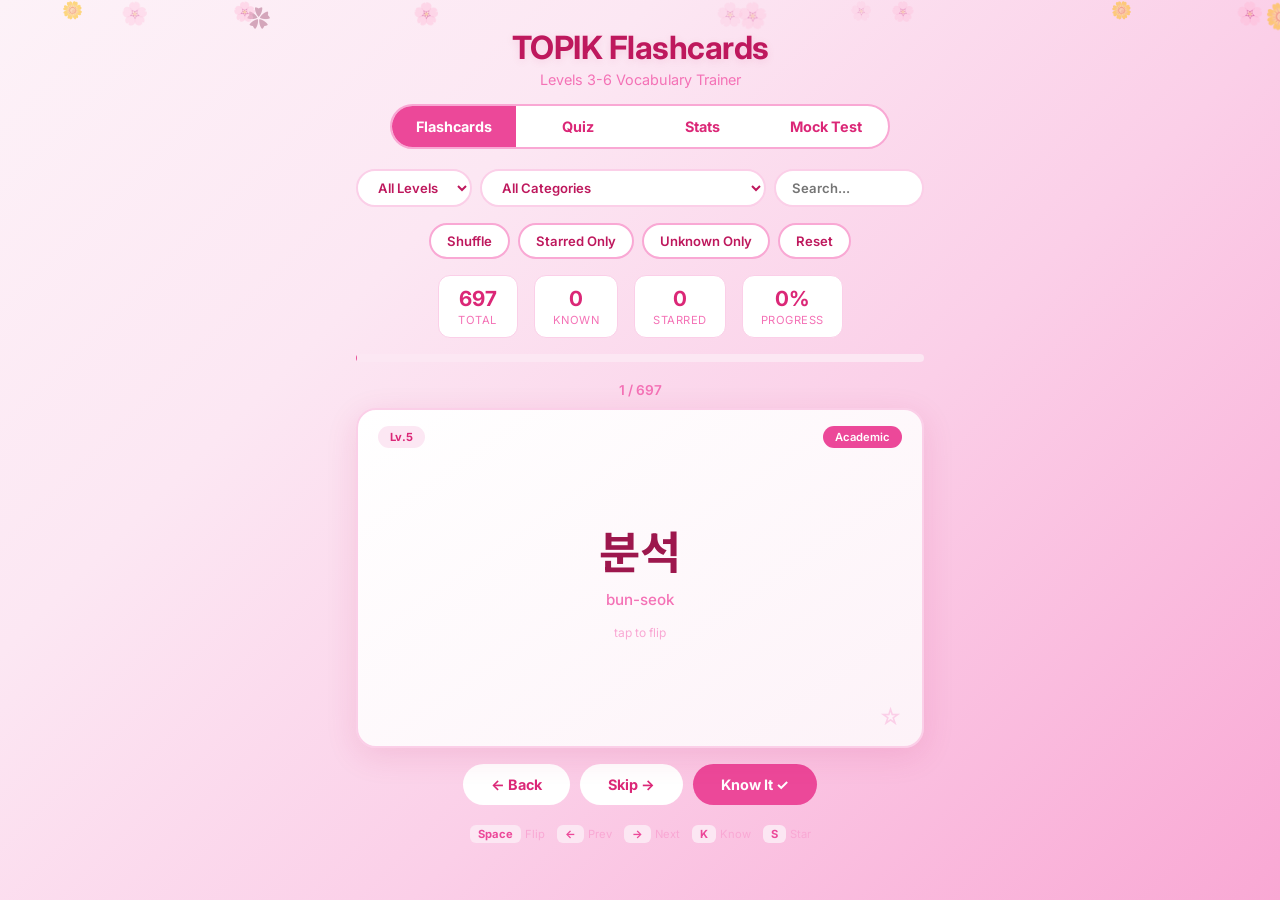
<file: topik-flashcards/topik5_6_flashcards.html>
<!DOCTYPE html>
<html lang="en">
<head>
<meta charset="UTF-8">
<meta name="viewport" content="width=device-width, initial-scale=1.0">
<title>TOPIK Flashcards</title>
<style>
@import url('https://fonts.googleapis.com/css2?family=Noto+Sans+KR:wght@300;400;500;700&family=Inter:wght@400;500;600;700&display=swap');

*{margin:0;padding:0;box-sizing:border-box;}

:root{
  --pink-50:#fdf2f8;--pink-100:#fce7f3;--pink-200:#fbcfe8;--pink-300:#f9a8d4;
  --pink-400:#f472b6;--pink-500:#ec4899;--pink-600:#db2777;--pink-700:#be185d;
  --pink-800:#9d174d;--pink-900:#831843;
  --glass:rgba(255,255,255,0.65);--glass-border:rgba(255,255,255,0.3);
  --shadow:0 8px 32px rgba(190,24,93,0.12);
  --shadow-lg:0 16px 48px rgba(190,24,93,0.18);
  --radius:20px;--radius-sm:12px;
}

body{
  font-family:'Inter','Noto Sans KR',sans-serif;
  background:linear-gradient(135deg,#fdf2f8 0%,#fce7f3 30%,#fbcfe8 60%,#f9a8d4 100%);
  min-height:100vh;color:var(--pink-900);overflow-x:hidden;
}

/* Sakura petals */
.petal{position:fixed;pointer-events:none;z-index:0;opacity:0.5;font-size:1.2rem;}
@keyframes fall{0%{transform:translateY(-10vh) rotate(0deg);opacity:0.7;}100%{transform:translateY(110vh) rotate(720deg);opacity:0;}}

/* Header */
.header{
  text-align:center;padding:28px 20px 16px;position:relative;z-index:1;
}
.header h1{
  font-size:2rem;font-weight:700;color:var(--pink-700);
  text-shadow:0 2px 8px rgba(190,24,93,0.1);letter-spacing:-0.5px;
}
.header .subtitle{font-size:0.9rem;color:var(--pink-400);margin-top:4px;}

/* Navigation tabs */
.nav{
  display:flex;justify-content:center;gap:0;margin:0 auto 20px;
  max-width:500px;border-radius:30px;overflow:hidden;
  border:2px solid var(--pink-300);background:white;position:relative;z-index:1;
}
.nav button{
  flex:1;padding:12px 20px;border:none;background:transparent;
  color:var(--pink-600);font-weight:700;font-size:0.9rem;cursor:pointer;
  transition:all 0.3s;font-family:inherit;
}
.nav button.active{background:var(--pink-500);color:white;}
.nav button:hover:not(.active){background:var(--pink-100);}

/* Main container */
.container{
  max-width:600px;width:100%;margin:0 auto;padding:0 16px 40px;position:relative;z-index:1;
}

/* Glass card */
.glass{
  background:var(--glass);backdrop-filter:blur(16px);-webkit-backdrop-filter:blur(16px);
  border:1px solid var(--glass-border);border-radius:var(--radius);
  box-shadow:var(--shadow);
}

/* Controls */
.controls{
  display:flex;gap:8px;flex-wrap:wrap;justify-content:center;margin-bottom:16px;
}
.controls select,.controls input,.pill-btn{
  padding:8px 16px;border:2px solid var(--pink-200);border-radius:25px;
  background:white;color:var(--pink-700);font-size:0.82rem;font-weight:600;
  cursor:pointer;transition:all 0.2s;font-family:inherit;outline:none;
}
.controls select:focus,.controls input:focus{border-color:var(--pink-500);}
.controls input{flex:1;min-width:150px;}
.pill-btn{border-color:var(--pink-300);}
.pill-btn:hover{background:var(--pink-100);border-color:var(--pink-400);}
.pill-btn.active{background:var(--pink-500);color:white;border-color:var(--pink-500);}

/* Stats bar */
.stats-bar{
  display:flex;justify-content:center;gap:16px;margin-bottom:16px;flex-wrap:wrap;
}
.stat{
  text-align:center;padding:10px 18px;border-radius:var(--radius-sm);
  background:white;border:1px solid var(--pink-200);min-width:80px;
}
.stat-num{font-size:1.3rem;font-weight:700;color:var(--pink-600);}
.stat-label{font-size:0.7rem;color:var(--pink-400);margin-top:2px;text-transform:uppercase;letter-spacing:0.5px;}

/* Flashcard */
.card-counter{text-align:center;font-size:0.85rem;color:var(--pink-400);margin-bottom:10px;font-weight:600;}

.flashcard-wrapper{perspective:1200px;margin-bottom:16px;cursor:pointer;}
.flashcard{
  width:100%;min-height:340px;position:relative;
  transform-style:preserve-3d;transition:transform 0.6s cubic-bezier(0.4,0,0.2,1);
}
.flashcard.flipped{transform:rotateY(180deg);}

.card-face{
  position:absolute;top:0;left:0;width:100%;min-height:340px;
  backface-visibility:hidden;-webkit-backface-visibility:hidden;
  border-radius:var(--radius);padding:32px 28px;
  display:flex;flex-direction:column;align-items:center;justify-content:center;
  background:white;border:2px solid var(--pink-200);box-shadow:var(--shadow);
}
.card-front{
  background:linear-gradient(145deg,#fff 0%,#fdf2f8 100%);
}
.card-back{
  transform:rotateY(180deg);
  background:linear-gradient(145deg,#fdf2f8 0%,#fce7f3 100%);
}

.card-level{
  position:absolute;top:16px;left:20px;font-size:0.7rem;font-weight:700;
  padding:4px 12px;border-radius:20px;
  background:var(--pink-100);color:var(--pink-600);
}
.card-category{
  position:absolute;top:16px;right:20px;font-size:0.7rem;font-weight:600;
  padding:4px 12px;border-radius:20px;
  background:var(--pink-500);color:white;
}
.card-star{
  position:absolute;bottom:16px;right:20px;font-size:1.4rem;cursor:pointer;
  color:var(--pink-200);transition:all 0.2s;z-index:5;
}
.card-star:hover,.card-star.starred{color:#f59e0b;transform:scale(1.2);}

.card-korean{font-size:2.8rem;font-weight:700;color:var(--pink-800);margin-bottom:8px;font-family:'Noto Sans KR',sans-serif;}
.card-roman{font-size:0.95rem;color:var(--pink-400);font-weight:500;}
.card-pos{
  font-size:0.75rem;color:var(--pink-500);font-weight:700;text-transform:uppercase;
  letter-spacing:1px;margin-bottom:8px;
}
.card-english{font-size:1.6rem;font-weight:700;color:var(--pink-800);margin-bottom:12px;text-align:center;}
.card-example{
  background:var(--pink-50);border:1px solid var(--pink-200);border-radius:var(--radius-sm);
  padding:14px 18px;width:100%;margin-top:8px;
}
.card-example-kr{font-size:0.95rem;color:var(--pink-800);margin-bottom:6px;font-family:'Noto Sans KR',sans-serif;line-height:1.5;}
.card-example-en{font-size:0.82rem;color:var(--pink-400);line-height:1.4;}
.flip-hint{font-size:0.75rem;color:var(--pink-300);margin-top:16px;}

/* Card actions */
.card-actions{display:flex;gap:10px;justify-content:center;margin-bottom:20px;}
.card-actions button{
  padding:12px 28px;border:none;border-radius:25px;font-weight:700;
  font-size:0.9rem;cursor:pointer;transition:all 0.2s;font-family:inherit;
}
.btn-know{background:var(--pink-500);color:white;}
.btn-know:hover{background:var(--pink-600);transform:translateY(-1px);}
.btn-skip{background:white;color:var(--pink-600);border:2px solid var(--pink-300);}
.btn-skip:hover{background:var(--pink-100);}
.btn-prev{background:white;color:var(--pink-600);border:2px solid var(--pink-300);}
.btn-prev:hover{background:var(--pink-100);}

/* Progress bar */
.progress-wrap{
  width:100%;height:8px;background:var(--pink-100);border-radius:10px;
  margin-bottom:20px;overflow:hidden;
}
.progress-fill{height:100%;background:linear-gradient(90deg,var(--pink-400),var(--pink-600));border-radius:10px;transition:width 0.4s;}

/* Quiz mode */
.quiz-setup{padding:28px;text-align:center;}
.quiz-setup h2{color:var(--pink-700);margin-bottom:16px;font-size:1.3rem;}
.quiz-options{display:flex;flex-direction:column;gap:10px;margin-bottom:20px;}
.quiz-options label{
  display:flex;align-items:center;gap:10px;padding:12px 16px;
  background:white;border:2px solid var(--pink-200);border-radius:var(--radius-sm);
  cursor:pointer;font-size:0.9rem;color:var(--pink-700);transition:all 0.2s;
}
.quiz-options label:hover{border-color:var(--pink-400);}
.quiz-options input[type="radio"]{accent-color:var(--pink-500);}

.quiz-start-btn{
  padding:14px 40px;background:var(--pink-500);color:white;border:none;
  border-radius:25px;font-weight:700;font-size:1rem;cursor:pointer;
  transition:all 0.2s;font-family:inherit;
}
.quiz-start-btn:hover{background:var(--pink-600);transform:translateY(-2px);box-shadow:var(--shadow);}

.quiz-card{padding:28px;text-align:center;}
.quiz-progress{font-size:0.85rem;color:var(--pink-400);margin-bottom:16px;font-weight:600;}
.quiz-prompt{font-size:2.2rem;font-weight:700;color:var(--pink-800);margin-bottom:8px;font-family:'Noto Sans KR',sans-serif;}
.quiz-prompt-sub{font-size:0.85rem;color:var(--pink-400);margin-bottom:24px;}

.quiz-choices{display:flex;flex-direction:column;gap:10px;text-align:left;}
.quiz-choice{
  padding:14px 20px;background:white;border:2px solid var(--pink-200);
  border-radius:var(--radius-sm);cursor:pointer;font-size:0.95rem;
  color:var(--pink-700);transition:all 0.15s;font-family:inherit;display:flex;align-items:center;gap:10px;
}
.quiz-choice:hover:not(.disabled){border-color:var(--pink-400);background:var(--pink-50);}
.quiz-choice .choice-key{
  width:28px;height:28px;border-radius:50%;background:var(--pink-100);
  display:flex;align-items:center;justify-content:center;font-weight:700;
  font-size:0.8rem;color:var(--pink-600);flex-shrink:0;
}
.quiz-choice.correct{border-color:#10b981;background:#ecfdf5;color:#065f46;}
.quiz-choice.correct .choice-key{background:#10b981;color:white;}
.quiz-choice.wrong{border-color:#ef4444;background:#fef2f2;color:#991b1b;}
.quiz-choice.wrong .choice-key{background:#ef4444;color:white;}
.quiz-choice.disabled{pointer-events:none;}

/* Quiz results */
.quiz-results{padding:28px;text-align:center;}
.quiz-score-circle{
  width:120px;height:120px;border-radius:50%;margin:0 auto 16px;
  display:flex;align-items:center;justify-content:center;flex-direction:column;
  background:linear-gradient(135deg,var(--pink-400),var(--pink-600));color:white;
  box-shadow:var(--shadow-lg);
}
.quiz-score-num{font-size:2rem;font-weight:700;line-height:1;}
.quiz-score-label{font-size:0.7rem;opacity:0.8;}
.quiz-msg{color:var(--pink-600);font-weight:600;margin-bottom:20px;}
.quiz-wrong-review{text-align:left;margin-top:20px;}
.quiz-wrong-review h3{color:var(--pink-700);margin-bottom:10px;font-size:1rem;}
.quiz-wrong-item{
  padding:12px 16px;background:white;border:1px solid var(--pink-200);
  border-radius:var(--radius-sm);margin-bottom:8px;
}
.quiz-wrong-item .kor{font-weight:700;color:var(--pink-800);font-family:'Noto Sans KR',sans-serif;}
.quiz-wrong-item .eng{color:var(--pink-500);font-size:0.85rem;}

/* Stats view */
.stats-view{padding:24px;}
.stats-view h2{text-align:center;color:var(--pink-700);margin-bottom:20px;}
.stats-grid{display:flex;flex-direction:column;gap:10px;}
.stats-row{
  display:flex;align-items:center;gap:12px;padding:12px 16px;
  background:white;border:1px solid var(--pink-200);border-radius:var(--radius-sm);
}
.stats-row-label{flex:1;font-weight:600;color:var(--pink-700);font-size:0.85rem;min-width:120px;}
.stats-row-bar{flex:2;height:10px;background:var(--pink-100);border-radius:10px;overflow:hidden;}
.stats-row-fill{height:100%;background:linear-gradient(90deg,var(--pink-400),var(--pink-500));border-radius:10px;transition:width 0.5s;}
.stats-row-num{font-weight:700;color:var(--pink-600);font-size:0.85rem;min-width:50px;text-align:right;}

/* Keyboard hints */
.keyboard-hints{
  display:flex;justify-content:center;gap:12px;margin-top:12px;flex-wrap:wrap;
}
.kbd{
  display:inline-flex;align-items:center;gap:4px;font-size:0.7rem;color:var(--pink-300);
}
.kbd span{
  padding:2px 8px;background:var(--pink-100);border-radius:6px;font-weight:700;
  font-size:0.7rem;color:var(--pink-500);
}

/* View toggling */
.view{display:none;}
.view.active{display:block;}

/* Responsive */
@media(max-width:500px){
  .card-korean{font-size:2.2rem;}
  .card-english{font-size:1.3rem;}
  .quiz-prompt{font-size:1.8rem;}
  .header h1{font-size:1.5rem;}
  .card-actions{flex-direction:row;flex-wrap:wrap;}
  .card-actions button{flex:1;min-width:80px;padding:10px 12px;font-size:0.82rem;}
}

/* Animations */
@keyframes fadeIn{from{opacity:0;transform:translateY(10px);}to{opacity:1;transform:translateY(0);}}
.fade-in{animation:fadeIn 0.3s ease-out;}

/* Scrollbar */
::-webkit-scrollbar{width:6px;}
::-webkit-scrollbar-track{background:var(--pink-50);}
::-webkit-scrollbar-thumb{background:var(--pink-300);border-radius:10px;}
</style>
</head>
<body>

<!-- Sakura petals generated by JS -->
<div id="petals"></div>

<div class="header">
  <h1>TOPIK Flashcards</h1>
  <div class="subtitle">Levels 3-6 Vocabulary Trainer</div>
</div>

<div class="nav">
  <button class="active" onclick="switchView('flashcard')">Flashcards</button>
  <button onclick="switchView('quiz')">Quiz</button>
  <button onclick="switchView('stats')">Stats</button>
  <button onclick="switchView('mocktest')">Mock Test</button>
</div>

<div class="container">

  <!-- Filters -->
  <div class="controls" id="filterControls">
    <select id="filterLevel" onchange="applyFilters()">
      <option value="all">All Levels</option>
      <option value="3">Level 3</option>
      <option value="4">Level 4</option>
      <option value="5">Level 5</option>
      <option value="6">Level 6</option>
    </select>
    <select id="filterCategory" onchange="applyFilters()">
      <option value="all">All Categories</option>
    </select>
    <input type="text" id="searchInput" placeholder="Search..." oninput="applyFilters()">
  </div>
  <div class="controls">
    <button class="pill-btn" id="btnShuffle" onclick="shuffleDeck()">Shuffle</button>
    <button class="pill-btn" id="btnStarred" onclick="toggleStarredOnly()">Starred Only</button>
    <button class="pill-btn" id="btnUnknown" onclick="toggleUnknownOnly()">Unknown Only</button>
    <button class="pill-btn" onclick="resetProgress()">Reset</button>
  </div>

  <!-- Stats bar -->
  <div class="stats-bar" id="statsBar">
    <div class="stat"><div class="stat-num" id="statTotal">0</div><div class="stat-label">Total</div></div>
    <div class="stat"><div class="stat-num" id="statKnown">0</div><div class="stat-label">Known</div></div>
    <div class="stat"><div class="stat-num" id="statStarred">0</div><div class="stat-label">Starred</div></div>
    <div class="stat"><div class="stat-num" id="statPercent">0%</div><div class="stat-label">Progress</div></div>
  </div>

  <!-- FLASHCARD VIEW -->
  <div class="view active" id="flashcardView">
    <div class="progress-wrap"><div class="progress-fill" id="progressBar"></div></div>
    <div class="card-counter" id="cardCounter">1 / 464</div>

    <div class="flashcard-wrapper" onclick="flipCard()">
      <div class="flashcard" id="flashcard">
        <div class="card-face card-front">
          <div class="card-level" id="cardLevel">Lv.5</div>
          <div class="card-category" id="cardCategory">Academic</div>
          <div class="card-star" id="cardStarFront" onclick="event.stopPropagation();toggleStar()">&#9734;</div>
          <div class="card-korean" id="cardKorean">분석</div>
          <div class="card-roman" id="cardRoman">bun-seok</div>
          <div class="flip-hint">tap to flip</div>
        </div>
        <div class="card-face card-back">
          <div class="card-level" id="cardLevelBack">Lv.5</div>
          <div class="card-category" id="cardCategoryBack">Academic</div>
          <div class="card-star" id="cardStarBack" onclick="event.stopPropagation();toggleStar()">&#9734;</div>
          <div class="card-pos" id="cardPos">noun</div>
          <div class="card-english" id="cardEnglish">analysis</div>
          <div class="card-example" id="cardExample">
            <div class="card-example-kr" id="cardExKr"></div>
            <div class="card-example-en" id="cardExEn"></div>
          </div>
        </div>
      </div>
    </div>

    <div class="card-actions">
      <button class="btn-prev" onclick="prevCard()">&#8592; Back</button>
      <button class="btn-skip" onclick="nextCard()">Skip &#8594;</button>
      <button class="btn-know" onclick="markKnown()">Know It &#10003;</button>
    </div>

    <div class="keyboard-hints">
      <div class="kbd"><span>Space</span> Flip</div>
      <div class="kbd"><span>&#8592;</span> Prev</div>
      <div class="kbd"><span>&#8594;</span> Next</div>
      <div class="kbd"><span>K</span> Know</div>
      <div class="kbd"><span>S</span> Star</div>
    </div>
  </div>

  <!-- QUIZ VIEW -->
  <div class="view" id="quizView">
    <!-- Setup -->
    <div class="glass quiz-setup" id="quizSetup">
      <h2>Quiz Settings</h2>
      <div class="quiz-options">
        <label><input type="radio" name="quizDir" value="kr2en" checked> Korean &#8594; English</label>
        <label><input type="radio" name="quizDir" value="en2kr"> English &#8594; Korean</label>
        <label><input type="radio" name="quizDir" value="mix"> Mixed</label>
      </div>
      <div class="quiz-options">
        <label><input type="radio" name="quizCount" value="10" checked> 10 Questions</label>
        <label><input type="radio" name="quizCount" value="20"> 20 Questions</label>
        <label><input type="radio" name="quizCount" value="50"> 50 Questions</label>
      </div>
      <button class="quiz-start-btn" onclick="startQuiz()">Start Quiz</button>
    </div>

    <!-- Active quiz -->
    <div class="glass quiz-card" id="quizCard" style="display:none;">
      <div class="quiz-progress" id="quizProgress">1 / 10</div>
      <div class="quiz-prompt" id="quizPrompt"></div>
      <div class="quiz-prompt-sub" id="quizPromptSub"></div>
      <div class="quiz-choices" id="quizChoices"></div>
    </div>

    <!-- Results -->
    <div class="glass quiz-results" id="quizResults" style="display:none;">
      <div class="quiz-score-circle">
        <div class="quiz-score-num" id="quizScoreNum">0%</div>
        <div class="quiz-score-label">Score</div>
      </div>
      <div class="quiz-msg" id="quizMsg"></div>
      <div style="display:flex;gap:10px;justify-content:center;flex-wrap:wrap;">
        <button class="quiz-start-btn" onclick="startQuiz()">Play Again</button>
        <button class="pill-btn" onclick="showQuizSetup()">Settings</button>
      </div>
      <div class="quiz-wrong-review" id="quizWrongReview"></div>
    </div>
  </div>

  
  <!-- MOCK TEST VIEW -->
  <div class="view" id="mocktestView">
    <div class="glass quiz-setup" id="mockTestSelect">
      <h2>Mock TOPIK II Test</h2>
      <p style="color:var(--pink-400);font-size:0.85rem;margin-bottom:16px;">Practice with real past TOPIK II reading questions</p>
      <div class="quiz-options" id="mockTestList"></div>
      <div class="quiz-options" style="margin-top:12px;">
        <label><input type="radio" name="mockMode" value="full" checked> Full Test (all questions)</label>
        <label><input type="radio" name="mockMode" value="random20"> Random 20 Questions</label>
        <label><input type="radio" name="mockMode" value="random10"> Random 10 Questions</label>
      </div>
      <button class="quiz-start-btn" onclick="startMockTest()" style="margin-top:16px;">Start Test</button>
    </div>
    <div class="glass" id="mockTestActive" style="display:none;padding:28px;">
      <div style="display:flex;justify-content:space-between;align-items:center;margin-bottom:16px;">
        <div class="quiz-progress" id="mockProgress">1 / 25</div>
        <div style="font-size:0.8rem;color:var(--pink-400);font-weight:600;" id="mockTimer">00:00</div>
      </div>
      <div id="mockPassage" style="background:var(--pink-50);border:1px solid var(--pink-200);border-radius:var(--radius-sm);padding:16px;margin-bottom:16px;font-size:0.9rem;line-height:1.7;color:var(--pink-800);display:none;font-family:'Noto Sans KR',sans-serif;white-space:pre-wrap;"></div>
      <div class="quiz-prompt" id="mockPrompt" style="font-size:1.05rem;margin-bottom:20px;line-height:1.6;font-family:'Noto Sans KR',sans-serif;"></div>
      <div class="quiz-choices" id="mockChoices"></div>
      <div style="display:flex;justify-content:center;gap:10px;margin-top:16px;">
        <button class="pill-btn" id="mockPrevBtn" onclick="mockPrev()" style="display:none;">&#8592; Previous</button>
        <button class="quiz-start-btn" id="mockNextBtn" onclick="mockNext()" style="display:none;">Next &#8594;</button>
        <button class="quiz-start-btn" id="mockSubmitBtn" onclick="submitMockTest()" style="display:none;background:var(--pink-700);">Submit Test</button>
      </div>
    </div>
    <div class="glass quiz-results" id="mockTestResults" style="display:none;">
      <div class="quiz-score-circle"><div class="quiz-score-num" id="mockScoreNum">0%</div><div class="quiz-score-label">Score</div></div>
      <div style="font-size:0.85rem;color:var(--pink-400);margin-bottom:8px;" id="mockTimeResult"></div>
      <div class="quiz-msg" id="mockScoreMsg"></div>
      <div style="display:flex;gap:10px;justify-content:center;flex-wrap:wrap;margin-bottom:20px;">
        <button class="quiz-start-btn" onclick="showMockSelect()">Try Another Test</button>
      </div>
      <div class="quiz-wrong-review" id="mockWrongReview"></div>
    </div>
  </div>

  <!-- STATS VIEW -->
  <div class="view" id="statsView">
    <div class="glass stats-view" id="statsContent">
      <h2>Your Progress</h2>
      <div class="stats-grid" id="statsGrid"></div>
    </div>
  </div>

</div>

<script>
// ===== DATA =====
const ALL_VOCAB = [
{
"korean": "분석",
"romanization": "bun-seok",
"english": "analysis",
"part_of_speech": "noun",
"category": "Academic",
"level": "5",
"example_sentence": "데이터를 분석한 결과를 발표했다.",
"example_translation": "I presented the results of the data analysis."
},
{
"korean": "논리",
"romanization": "nol-li",
"english": "logic",
"part_of_speech": "noun",
"category": "Academic",
"level": "5",
"example_sentence": "그의 논리는 설득력이 있었다.",
"example_translation": "His logic was persuasive."
},
{
"korean": "판단",
"romanization": "pan-dan",
"english": "judgment",
"part_of_speech": "noun",
"category": "Academic",
"level": "5",
"example_sentence": "올바른 판단을 내리다.",
"example_translation": "To make the right judgment."
},
{
"korean": "해결",
"romanization": "hae-gyeol",
"english": "solution; resolution",
"part_of_speech": "noun",
"category": "Academic",
"level": "5",
"example_sentence": "문제 해결을 위해 노력하다.",
"example_translation": "To make efforts to solve the problem."
},
{
"korean": "결론",
"romanization": "gyeol-lon",
"english": "conclusion",
"part_of_speech": "noun",
"category": "Academic",
"level": "5",
"example_sentence": "결론적으로 이 방법이 가장 효과적이다.",
"example_translation": "In conclusion this method is the most effective."
},
{
"korean": "견해",
"romanization": "gyeon-hae",
"english": "opinion; view",
"part_of_speech": "noun",
"category": "Academic",
"level": "5",
"example_sentence": "이 문제에 대한 견해를 말씀해 주세요.",
"example_translation": "Please share your view on this issue."
},
{
"korean": "의도",
"romanization": "ui-do",
"english": "intention",
"part_of_speech": "noun",
"category": "Academic",
"level": "5",
"example_sentence": "그의 의도를 파악하기 어렵다.",
"example_translation": "It is difficult to grasp his intention."
},
{
"korean": "근거",
"romanization": "geun-geo",
"english": "basis; foundation; grounds",
"part_of_speech": "noun",
"category": "Academic",
"level": "5",
"example_sentence": "과학적 근거를 제시하다.",
"example_translation": "To present scientific grounds."
},
{
"korean": "비판",
"romanization": "bi-pan",
"english": "criticism",
"part_of_speech": "noun",
"category": "Academic",
"level": "5",
"example_sentence": "사회 비판적인 소설을 쓰다.",
"example_translation": "To write a socially critical novel."
},
{
"korean": "객관적",
"romanization": "gaek-gwan-jeok",
"english": "objective",
"part_of_speech": "adjective",
"category": "Academic",
"level": "5",
"example_sentence": "객관적인 시각으로 바라보다.",
"example_translation": "To look at from an objective perspective."
},
{
"korean": "주관적",
"romanization": "ju-gwan-jeok",
"english": "subjective",
"part_of_speech": "adjective",
"category": "Academic",
"level": "5",
"example_sentence": "주관적인 의견은 자제해 주세요.",
"example_translation": "Please refrain from subjective opinions."
},
{
"korean": "핵심",
"romanization": "haek-sim",
"english": "core; key point",
"part_of_speech": "noun",
"category": "Academic",
"level": "5",
"example_sentence": "핵심 내용을 요약하다.",
"example_translation": "To summarize the key points."
},
{
"korean": "이념",
"romanization": "i-nyeom",
"english": "ideology; doctrine",
"part_of_speech": "noun",
"category": "Academic",
"level": "5",
"example_sentence": "정치적 이념이 다르다.",
"example_translation": "Political ideologies differ."
},
{
"korean": "가설",
"romanization": "ga-seol",
"english": "hypothesis",
"part_of_speech": "noun",
"category": "Academic",
"level": "5",
"example_sentence": "가설을 세우고 실험을 하다.",
"example_translation": "To set up a hypothesis and experiment."
},
{
"korean": "원리",
"romanization": "wol-li",
"english": "principle",
"part_of_speech": "noun",
"category": "Academic",
"level": "5",
"example_sentence": "자연의 원리를 탐구하다.",
"example_translation": "To explore the principles of nature."
},
{
"korean": "체계",
"romanization": "che-gye",
"english": "system; framework",
"part_of_speech": "noun",
"category": "Academic",
"level": "5",
"example_sentence": "교육 체계를 개선하다.",
"example_translation": "To improve the education system."
},
{
"korean": "요인",
"romanization": "yo-in",
"english": "factor; cause",
"part_of_speech": "noun",
"category": "Academic",
"level": "5",
"example_sentence": "성공의 주요 요인은 무엇인가?",
"example_translation": "What are the main factors of success?"
},
{
"korean": "관점",
"romanization": "gwan-jeom",
"english": "viewpoint; perspective",
"part_of_speech": "noun",
"category": "Academic",
"level": "5",
"example_sentence": "다양한 관점에서 생각하다.",
"example_translation": "To think from various perspectives."
},
{
"korean": "전망",
"romanization": "jeon-mang",
"english": "prospect; outlook",
"part_of_speech": "noun",
"category": "Academic",
"level": "5",
"example_sentence": "경제 전망이 밝다.",
"example_translation": "The economic outlook is bright."
},
{
"korean": "동향",
"romanization": "dong-hyang",
"english": "trend; tendency",
"part_of_speech": "noun",
"category": "Academic",
"level": "5",
"example_sentence": "최신 동향을 파악하다.",
"example_translation": "To grasp the latest trends."
},
{
"korean": "본질",
"romanization": "bon-jil",
"english": "essence; true nature",
"part_of_speech": "noun",
"category": "Academic",
"level": "6",
"example_sentence": "문제의 본질을 파악하다.",
"example_translation": "To grasp the essence of the problem."
},
{
"korean": "양상",
"romanization": "yang-sang",
"english": "aspect; phase",
"part_of_speech": "noun",
"category": "Academic",
"level": "6",
"example_sentence": "사회 변화의 양상을 관찰하다.",
"example_translation": "To observe the aspects of social change."
},
{
"korean": "맥락",
"romanization": "maek-rak",
"english": "context",
"part_of_speech": "noun",
"category": "Academic",
"level": "6",
"example_sentence": "맥락을 파악하다.",
"example_translation": "To grasp the context."
},
{
"korean": "범주",
"romanization": "beom-ju",
"english": "category",
"part_of_speech": "noun",
"category": "Academic",
"level": "6",
"example_sentence": "같은 범주에 속하다.",
"example_translation": "To belong to the same category."
},
{
"korean": "전제",
"romanization": "jeon-je",
"english": "premise; precondition",
"part_of_speech": "noun",
"category": "Academic",
"level": "6",
"example_sentence": "이 주장의 전제가 잘못되었다.",
"example_translation": "The premise of this argument is wrong."
},
{
"korean": "명제",
"romanization": "myeong-je",
"english": "proposition; thesis",
"part_of_speech": "noun",
"category": "Academic",
"level": "6",
"example_sentence": "명제를 검증하다.",
"example_translation": "To verify a proposition."
},
{
"korean": "추론",
"romanization": "chu-ron",
"english": "inference; reasoning",
"part_of_speech": "noun",
"category": "Academic",
"level": "6",
"example_sentence": "논리적 추론을 통해 결론을 내리다.",
"example_translation": "To reach a conclusion through logical inference."
},
{
"korean": "귀결",
"romanization": "gwi-gyeol",
"english": "conclusion; outcome",
"part_of_speech": "noun",
"category": "Academic",
"level": "6",
"example_sentence": "결국 실패로 귀결되었다.",
"example_translation": "It ultimately resulted in failure."
},
{
"korean": "패러다임",
"romanization": "pae-reo-da-im",
"english": "paradigm",
"part_of_speech": "noun",
"category": "Academic",
"level": "6",
"example_sentence": "패러다임의 전환이 필요하다.",
"example_translation": "A paradigm shift is needed."
},
{
"korean": "담론",
"romanization": "dam-ron",
"english": "discourse",
"part_of_speech": "noun",
"category": "Academic",
"level": "6",
"example_sentence": "사회적 담론을 형성하다.",
"example_translation": "To form social discourse."
},
{
"korean": "함의",
"romanization": "ham-ui",
"english": "implication",
"part_of_speech": "noun",
"category": "Academic",
"level": "6",
"example_sentence": "깊은 함의를 지니다.",
"example_translation": "To carry deep implications."
},
{
"korean": "당위성",
"romanization": "dang-wi-seong",
"english": "justification; legitimacy",
"part_of_speech": "noun",
"category": "Academic",
"level": "6",
"example_sentence": "정책의 당위성을 설명하다.",
"example_translation": "To explain the justification of a policy."
},
{
"korean": "통찰",
"romanization": "tong-chal",
"english": "insight",
"part_of_speech": "noun",
"category": "Academic",
"level": "6",
"example_sentence": "깊은 통찰력을 보여주다.",
"example_translation": "To show deep insight."
},
{
"korean": "취지",
"romanization": "chwi-ji",
"english": "purpose; intent",
"part_of_speech": "noun",
"category": "Academic",
"level": "5",
"example_sentence": "취지에 맞게 행동하다.",
"example_translation": "To act in accordance with the purpose."
},
{
"korean": "의의",
"romanization": "ui-ui",
"english": "significance; meaning",
"part_of_speech": "noun",
"category": "Academic",
"level": "5",
"example_sentence": "역사적 의의가 크다.",
"example_translation": "The historical significance is great."
},
{
"korean": "초고",
"romanization": "cho-go",
"english": "first draft",
"part_of_speech": "noun",
"category": "Academic",
"level": "6",
"example_sentence": "초고를 작성하다.",
"example_translation": "To write a first draft."
},
{
"korean": "완성안",
"romanization": "wan-seong-an",
"english": "final draft",
"part_of_speech": "noun",
"category": "Academic",
"level": "6",
"example_sentence": "완성안을 제출하다.",
"example_translation": "To submit the final draft."
},
{
"korean": "논제",
"romanization": "non-je",
"english": "topic of discussion",
"part_of_speech": "noun",
"category": "Academic",
"level": "6",
"example_sentence": "논제를 제시하다.",
"example_translation": "To present a topic for discussion."
},
{
"korean": "인식하다",
"romanization": "in-sik-ha-da",
"english": "to recognize; to perceive",
"part_of_speech": "verb",
"category": "Advanced Verbs",
"level": "5",
"example_sentence": "문제의 심각성을 인식하다.",
"example_translation": "To recognize the seriousness of the problem."
},
{
"korean": "활용하다",
"romanization": "hwal-yong-ha-da",
"english": "to utilize",
"part_of_speech": "verb",
"category": "Advanced Verbs",
"level": "5",
"example_sentence": "자원을 효율적으로 활용하다.",
"example_translation": "To utilize resources efficiently."
},
{
"korean": "고려하다",
"romanization": "go-ryeo-ha-da",
"english": "to consider",
"part_of_speech": "verb",
"category": "Advanced Verbs",
"level": "5",
"example_sentence": "여러 가지를 고려해야 한다.",
"example_translation": "You must consider several things."
},
{
"korean": "발휘하다",
"romanization": "bal-hwi-ha-da",
"english": "to display; to exhibit (ability)",
"part_of_speech": "verb",
"category": "Advanced Verbs",
"level": "5",
"example_sentence": "능력을 발휘하다.",
"example_translation": "To display one's ability."
},
{
"korean": "구별하다",
"romanization": "gu-byeol-ha-da",
"english": "to distinguish",
"part_of_speech": "verb",
"category": "Advanced Verbs",
"level": "5",
"example_sentence": "사실과 의견을 구별하다.",
"example_translation": "To distinguish facts from opinions."
},
{
"korean": "묘사하다",
"romanization": "myo-sa-ha-da",
"english": "to describe; to depict",
"part_of_speech": "verb",
"category": "Advanced Verbs",
"level": "5",
"example_sentence": "풍경을 묘사하다.",
"example_translation": "To describe the scenery."
},
{
"korean": "상징하다",
"romanization": "sang-jing-ha-da",
"english": "to symbolize",
"part_of_speech": "verb",
"category": "Advanced Verbs",
"level": "5",
"example_sentence": "비둘기는 평화를 상징한다.",
"example_translation": "The dove symbolizes peace."
},
{
"korean": "실천하다",
"romanization": "sil-cheon-ha-da",
"english": "to put into practice",
"part_of_speech": "verb",
"category": "Advanced Verbs",
"level": "5",
"example_sentence": "약속을 실천하다.",
"example_translation": "To put promises into action."
},
{
"korean": "거부하다",
"romanization": "geo-bu-ha-da",
"english": "to refuse; to reject",
"part_of_speech": "verb",
"category": "Advanced Verbs",
"level": "5",
"example_sentence": "제안을 거부하다.",
"example_translation": "To reject a proposal."
},
{
"korean": "견디다",
"romanization": "gyeon-di-da",
"english": "to endure; to bear",
"part_of_speech": "verb",
"category": "Advanced Verbs",
"level": "5",
"example_sentence": "고통을 견디다.",
"example_translation": "To endure pain."
},
{
"korean": "이끌다",
"romanization": "i-kkeul-da",
"english": "to lead; to guide",
"part_of_speech": "verb",
"category": "Advanced Verbs",
"level": "5",
"example_sentence": "팀을 이끌다.",
"example_translation": "To lead the team."
},
{
"korean": "극복하다",
"romanization": "geuk-bok-ha-da",
"english": "to overcome",
"part_of_speech": "verb",
"category": "Advanced Verbs",
"level": "5",
"example_sentence": "어려움을 극복하다.",
"example_translation": "To overcome difficulties."
},
{
"korean": "실현하다",
"romanization": "sil-hyeon-ha-da",
"english": "to realize; to bring about",
"part_of_speech": "verb",
"category": "Advanced Verbs",
"level": "5",
"example_sentence": "꿈을 실현하다.",
"example_translation": "To realize a dream."
},
{
"korean": "확립하다",
"romanization": "hwak-rip-ha-da",
"english": "to establish",
"part_of_speech": "verb",
"category": "Advanced Verbs",
"level": "5",
"example_sentence": "새로운 제도를 확립하다.",
"example_translation": "To establish a new system."
},
{
"korean": "확산되다",
"romanization": "hwak-san-doe-da",
"english": "to spread; to be diffused",
"part_of_speech": "verb",
"category": "Advanced Verbs",
"level": "5",
"example_sentence": "문화가 전 세계로 확산되다.",
"example_translation": "Culture spreads around the world."
},
{
"korean": "추진하다",
"romanization": "chu-jin-ha-da",
"english": "to propel; to drive forward",
"part_of_speech": "verb",
"category": "Advanced Verbs",
"level": "5",
"example_sentence": "새 정책을 추진하다.",
"example_translation": "To drive forward a new policy."
},
{
"korean": "파악하다",
"romanization": "pa-ak-ha-da",
"english": "to grasp; to understand fully",
"part_of_speech": "verb",
"category": "Advanced Verbs",
"level": "5",
"example_sentence": "상황을 정확히 파악하다.",
"example_translation": "To accurately grasp the situation."
},
{
"korean": "반영하다",
"romanization": "ban-yeong-ha-da",
"english": "to reflect",
"part_of_speech": "verb",
"category": "Advanced Verbs",
"level": "5",
"example_sentence": "시대를 반영하다.",
"example_translation": "To reflect the era."
},
{
"korean": "적용하다",
"romanization": "jeok-yong-ha-da",
"english": "to apply",
"part_of_speech": "verb",
"category": "Advanced Verbs",
"level": "5",
"example_sentence": "새로운 기술을 적용하다.",
"example_translation": "To apply new technology."
},
{
"korean": "수행하다",
"romanization": "su-haeng-ha-da",
"english": "to carry out; to perform",
"part_of_speech": "verb",
"category": "Advanced Verbs",
"level": "5",
"example_sentence": "임무를 수행하다.",
"example_translation": "To carry out a mission."
},
{
"korean": "형성하다",
"romanization": "hyeong-seong-ha-da",
"english": "to form; to shape",
"part_of_speech": "verb",
"category": "Advanced Verbs",
"level": "5",
"example_sentence": "의견을 형성하다.",
"example_translation": "To form an opinion."
},
{
"korean": "달성하다",
"romanization": "dal-seong-ha-da",
"english": "to achieve; to accomplish",
"part_of_speech": "verb",
"category": "Advanced Verbs",
"level": "5",
"example_sentence": "목표를 달성하다.",
"example_translation": "To achieve a goal."
},
{
"korean": "기여하다",
"romanization": "gi-yeo-ha-da",
"english": "to contribute",
"part_of_speech": "verb",
"category": "Advanced Verbs",
"level": "5",
"example_sentence": "사회에 기여하다.",
"example_translation": "To contribute to society."
},
{
"korean": "대응하다",
"romanization": "dae-eung-ha-da",
"english": "to respond; to cope with",
"part_of_speech": "verb",
"category": "Advanced Verbs",
"level": "5",
"example_sentence": "위기에 대응하다.",
"example_translation": "To respond to a crisis."
},
{
"korean": "도입하다",
"romanization": "do-ip-ha-da",
"english": "to introduce; to adopt",
"part_of_speech": "verb",
"category": "Advanced Verbs",
"level": "5",
"example_sentence": "새로운 제도를 도입하다.",
"example_translation": "To introduce a new system."
},
{
"korean": "촉진하다",
"romanization": "chok-jin-ha-da",
"english": "to promote; to facilitate",
"part_of_speech": "verb",
"category": "Advanced Verbs",
"level": "5",
"example_sentence": "경제 성장을 촉진하다.",
"example_translation": "To promote economic growth."
},
{
"korean": "확대하다",
"romanization": "hwak-dae-ha-da",
"english": "to expand; to enlarge",
"part_of_speech": "verb",
"category": "Advanced Verbs",
"level": "5",
"example_sentence": "사업을 확대하다.",
"example_translation": "To expand the business."
},
{
"korean": "보장하다",
"romanization": "bo-jang-ha-da",
"english": "to guarantee",
"part_of_speech": "verb",
"category": "Advanced Verbs",
"level": "5",
"example_sentence": "안전을 보장하다.",
"example_translation": "To guarantee safety."
},
{
"korean": "조성하다",
"romanization": "jo-seong-ha-da",
"english": "to create (conditions); to foster",
"part_of_speech": "verb",
"category": "Advanced Verbs",
"level": "5",
"example_sentence": "좋은 환경을 조성하다.",
"example_translation": "To create a good environment."
},
{
"korean": "가하다",
"romanization": "ga-ha-da",
"english": "to inflict; to add (force/pressure)",
"part_of_speech": "verb",
"category": "Advanced Verbs",
"level": "6",
"example_sentence": "압력을 가하다.",
"example_translation": "To exert pressure."
},
{
"korean": "감내하다",
"romanization": "gam-nae-ha-da",
"english": "to endure; to persevere",
"part_of_speech": "verb",
"category": "Advanced Verbs",
"level": "6",
"example_sentence": "고통을 감내하다.",
"example_translation": "To endure pain."
},
{
"korean": "구사하다",
"romanization": "gu-sa-ha-da",
"english": "to command; to wield (language/skill)",
"part_of_speech": "verb",
"category": "Advanced Verbs",
"level": "6",
"example_sentence": "외국어를 자유롭게 구사하다.",
"example_translation": "To command a foreign language freely."
},
{
"korean": "도모하다",
"romanization": "do-mo-ha-da",
"english": "to plan; to strive for",
"part_of_speech": "verb",
"category": "Advanced Verbs",
"level": "6",
"example_sentence": "발전을 도모하다.",
"example_translation": "To strive for development."
},
{
"korean": "모색하다",
"romanization": "mo-saek-ha-da",
"english": "to seek; to search for (solution)",
"part_of_speech": "verb",
"category": "Advanced Verbs",
"level": "6",
"example_sentence": "해결 방안을 모색하다.",
"example_translation": "To seek a solution."
},
{
"korean": "부여하다",
"romanization": "bu-yeo-ha-da",
"english": "to grant; to bestow",
"part_of_speech": "verb",
"category": "Advanced Verbs",
"level": "6",
"example_sentence": "권한을 부여하다.",
"example_translation": "To grant authority."
},
{
"korean": "산출하다",
"romanization": "san-chul-ha-da",
"english": "to yield; to produce; to calculate",
"part_of_speech": "verb",
"category": "Advanced Verbs",
"level": "6",
"example_sentence": "결과를 산출하다.",
"example_translation": "To produce results."
},
{
"korean": "이행하다",
"romanization": "i-haeng-ha-da",
"english": "to fulfill; to implement",
"part_of_speech": "verb",
"category": "Advanced Verbs",
"level": "6",
"example_sentence": "약속을 이행하다.",
"example_translation": "To fulfill a promise."
},
{
"korean": "착수하다",
"romanization": "chak-su-ha-da",
"english": "to embark on; to undertake",
"part_of_speech": "verb",
"category": "Advanced Verbs",
"level": "6",
"example_sentence": "새 프로젝트에 착수하다.",
"example_translation": "To embark on a new project."
},
{
"korean": "촉구하다",
"romanization": "chok-gu-ha-da",
"english": "to urge; to press; to demand",
"part_of_speech": "verb",
"category": "Advanced Verbs",
"level": "6",
"example_sentence": "개혁을 촉구하다.",
"example_translation": "To urge reform."
},
{
"korean": "수반하다",
"romanization": "su-ban-ha-da",
"english": "to entail; to involve",
"part_of_speech": "verb",
"category": "Advanced Verbs",
"level": "6",
"example_sentence": "위험을 수반하다.",
"example_translation": "To entail risk."
},
{
"korean": "초래하다",
"romanization": "cho-rae-ha-da",
"english": "to cause; to bring about",
"part_of_speech": "verb",
"category": "Advanced Verbs",
"level": "5",
"example_sentence": "심각한 결과를 초래하다.",
"example_translation": "To bring about serious consequences."
},
{
"korean": "파생되다",
"romanization": "pa-saeng-doe-da",
"english": "to be derived; to stem from",
"part_of_speech": "verb",
"category": "Advanced Verbs",
"level": "6",
"example_sentence": "새로운 문제가 파생되다.",
"example_translation": "New problems are derived."
},
{
"korean": "귀결되다",
"romanization": "gwi-gyeol-doe-da",
"english": "to result in; to culminate in",
"part_of_speech": "verb",
"category": "Advanced Verbs",
"level": "6",
"example_sentence": "실패로 귀결되다.",
"example_translation": "To result in failure."
},
{
"korean": "만류하다",
"romanization": "mal-lyu-ha-da",
"english": "to dissuade; to stop someone",
"part_of_speech": "verb",
"category": "Advanced Verbs",
"level": "6",
"example_sentence": "친구를 만류하다.",
"example_translation": "To dissuade a friend."
},
{
"korean": "왜곡하다",
"romanization": "wae-gok-ha-da",
"english": "to distort; to misrepresent",
"part_of_speech": "verb",
"category": "Advanced Verbs",
"level": "6",
"example_sentence": "사실을 왜곡하다.",
"example_translation": "To distort the facts."
},
{
"korean": "선행되다",
"romanization": "seon-haeng-doe-da",
"english": "to precede; to come before",
"part_of_speech": "verb",
"category": "Advanced Verbs",
"level": "6",
"example_sentence": "준비가 선행되어야 한다.",
"example_translation": "Preparation must come first."
},
{
"korean": "함양하다",
"romanization": "ham-yang-ha-da",
"english": "to cultivate; to foster",
"part_of_speech": "verb",
"category": "Advanced Verbs",
"level": "6",
"example_sentence": "실력을 함양하다.",
"example_translation": "To cultivate skills."
},
{
"korean": "지향하다",
"romanization": "ji-hyang-ha-da",
"english": "to aim for; to orient toward",
"part_of_speech": "verb",
"category": "Advanced Verbs",
"level": "5",
"example_sentence": "평화를 지향하다.",
"example_translation": "To aim for peace."
},
{
"korean": "지양하다",
"romanization": "ji-yang-ha-da",
"english": "to avoid; to refrain from",
"part_of_speech": "verb",
"category": "Advanced Verbs",
"level": "6",
"example_sentence": "폭력을 지양하다.",
"example_translation": "To refrain from violence."
},
{
"korean": "도출하다",
"romanization": "do-chul-ha-da",
"english": "to derive; to draw out",
"part_of_speech": "verb",
"category": "Advanced Verbs",
"level": "6",
"example_sentence": "결론을 도출하다.",
"example_translation": "To draw a conclusion."
},
{
"korean": "수립하다",
"romanization": "su-rip-ha-da",
"english": "to establish; to formulate",
"part_of_speech": "verb",
"category": "Advanced Verbs",
"level": "5",
"example_sentence": "계획을 수립하다.",
"example_translation": "To formulate a plan."
},
{
"korean": "조율하다",
"romanization": "jo-yul-ha-da",
"english": "to coordinate; to harmonize",
"part_of_speech": "verb",
"category": "Advanced Verbs",
"level": "6",
"example_sentence": "의견을 조율하다.",
"example_translation": "To coordinate opinions."
},
{
"korean": "제기하다",
"romanization": "je-gi-ha-da",
"english": "to raise (an issue)",
"part_of_speech": "verb",
"category": "Advanced Verbs",
"level": "5",
"example_sentence": "문제를 제기하다.",
"example_translation": "To raise an issue."
},
{
"korean": "입증하다",
"romanization": "ip-jeung-ha-da",
"english": "to prove; to verify",
"part_of_speech": "verb",
"category": "Advanced Verbs",
"level": "6",
"example_sentence": "사실을 입증하다.",
"example_translation": "To prove a fact."
},
{
"korean": "대두되다",
"romanization": "dae-du-doe-da",
"english": "to emerge; to come to the fore",
"part_of_speech": "verb",
"category": "Advanced Verbs",
"level": "6",
"example_sentence": "새로운 문제가 대두되다.",
"example_translation": "A new problem emerges."
},
{
"korean": "시사하다",
"romanization": "si-sa-ha-da",
"english": "to suggest; to imply",
"part_of_speech": "verb",
"category": "Advanced Verbs",
"level": "6",
"example_sentence": "결과가 많은 것을 시사한다.",
"example_translation": "The results suggest a lot."
},
{
"korean": "부각되다",
"romanization": "bu-gak-doe-da",
"english": "to be highlighted; to stand out",
"part_of_speech": "verb",
"category": "Advanced Verbs",
"level": "6",
"example_sentence": "중요성이 부각되다.",
"example_translation": "The importance is highlighted."
},
{
"korean": "명시하다",
"romanization": "myeong-si-ha-da",
"english": "to specify; to state clearly",
"part_of_speech": "verb",
"category": "Advanced Verbs",
"level": "6",
"example_sentence": "규정에 명시하다.",
"example_translation": "To specify in regulations."
},
{
"korean": "야기하다",
"romanization": "ya-gi-ha-da",
"english": "to cause; to give rise to",
"part_of_speech": "verb",
"category": "Advanced Verbs",
"level": "6",
"example_sentence": "문제를 야기하다.",
"example_translation": "To cause problems."
},
{
"korean": "억제하다",
"romanization": "eok-je-ha-da",
"english": "to restrain; to suppress",
"part_of_speech": "verb",
"category": "Advanced Verbs",
"level": "6",
"example_sentence": "감정을 억제하다.",
"example_translation": "To suppress emotions."
},
{
"korean": "침해하다",
"romanization": "chim-hae-ha-da",
"english": "to infringe; to violate",
"part_of_speech": "verb",
"category": "Advanced Verbs",
"level": "6",
"example_sentence": "권리를 침해하다.",
"example_translation": "To infringe on rights."
},
{
"korean": "반박하다",
"romanization": "ban-bak-ha-da",
"english": "to refute; to counter",
"part_of_speech": "verb",
"category": "Advanced Verbs",
"level": "5",
"example_sentence": "상대방의 주장을 반박하다.",
"example_translation": "To refute the opponent's argument."
},
{
"korean": "언급하다",
"romanization": "eon-geup-ha-da",
"english": "to mention; to refer to",
"part_of_speech": "verb",
"category": "Advanced Verbs",
"level": "5",
"example_sentence": "이 문제에 대해 언급하다.",
"example_translation": "To mention this problem."
},
{
"korean": "주목하다",
"romanization": "ju-mok-ha-da",
"english": "to pay attention to",
"part_of_speech": "verb",
"category": "Advanced Verbs",
"level": "5",
"example_sentence": "새로운 현상에 주목하다.",
"example_translation": "To pay attention to a new phenomenon."
},
{
"korean": "구성하다",
"romanization": "gu-seong-ha-da",
"english": "to compose; to organize",
"part_of_speech": "verb",
"category": "Advanced Verbs",
"level": "5",
"example_sentence": "팀을 구성하다.",
"example_translation": "To organize a team."
},
{
"korean": "보완하다",
"romanization": "bo-wan-ha-da",
"english": "to supplement; to complement",
"part_of_speech": "verb",
"category": "Advanced Verbs",
"level": "5",
"example_sentence": "부족한 점을 보완하다.",
"example_translation": "To supplement deficiencies."
},
{
"korean": "검토하다",
"romanization": "geom-to-ha-da",
"english": "to review; to examine",
"part_of_speech": "verb",
"category": "Advanced Verbs",
"level": "5",
"example_sentence": "서류를 검토하다.",
"example_translation": "To review documents."
},
{
"korean": "논의하다",
"romanization": "non-ui-ha-da",
"english": "to discuss; to debate",
"part_of_speech": "verb",
"category": "Advanced Verbs",
"level": "5",
"example_sentence": "문제를 논의하다.",
"example_translation": "To discuss the problem."
},
{
"korean": "시행하다",
"romanization": "si-haeng-ha-da",
"english": "to implement; to enforce",
"part_of_speech": "verb",
"category": "Advanced Verbs",
"level": "5",
"example_sentence": "새 법을 시행하다.",
"example_translation": "To implement a new law."
},
{
"korean": "평가하다",
"romanization": "pyeong-ga-ha-da",
"english": "to evaluate; to assess",
"part_of_speech": "verb",
"category": "Advanced Verbs",
"level": "5",
"example_sentence": "성과를 평가하다.",
"example_translation": "To evaluate performance."
},
{
"korean": "예측하다",
"romanization": "ye-cheuk-ha-da",
"english": "to predict; to forecast",
"part_of_speech": "verb",
"category": "Advanced Verbs",
"level": "5",
"example_sentence": "미래를 예측하다.",
"example_translation": "To predict the future."
},
{
"korean": "방지하다",
"romanization": "bang-ji-ha-da",
"english": "to prevent; to avoid",
"part_of_speech": "verb",
"category": "Advanced Verbs",
"level": "5",
"example_sentence": "사고를 방지하다.",
"example_translation": "To prevent accidents."
},
{
"korean": "한정하다",
"romanization": "han-jeong-ha-da",
"english": "to limit; to restrict",
"part_of_speech": "verb",
"category": "Advanced Verbs",
"level": "5",
"example_sentence": "범위를 한정하다.",
"example_translation": "To limit the scope."
},
{
"korean": "규제하다",
"romanization": "gyu-je-ha-da",
"english": "to regulate",
"part_of_speech": "verb",
"category": "Advanced Verbs",
"level": "5",
"example_sentence": "환경 오염을 규제하다.",
"example_translation": "To regulate environmental pollution."
},
{
"korean": "보존하다",
"romanization": "bo-jon-ha-da",
"english": "to preserve; to conserve",
"part_of_speech": "verb",
"category": "Advanced Verbs",
"level": "5",
"example_sentence": "자연 환경을 보존하다.",
"example_translation": "To preserve the natural environment."
},
{
"korean": "훼손하다",
"romanization": "hwe-son-ha-da",
"english": "to damage; to deface",
"part_of_speech": "verb",
"category": "Advanced Verbs",
"level": "6",
"example_sentence": "문화재를 훼손하다.",
"example_translation": "To damage cultural heritage."
},
{
"korean": "고갈되다",
"romanization": "go-gal-doe-da",
"english": "to be exhausted; depleted",
"part_of_speech": "verb",
"category": "Advanced Verbs",
"level": "6",
"example_sentence": "자원이 고갈되다.",
"example_translation": "Resources are depleted."
},
{
"korean": "준수하다",
"romanization": "jun-su-ha-da",
"english": "to comply with; to observe",
"part_of_speech": "verb",
"category": "Advanced Verbs",
"level": "6",
"example_sentence": "법규를 준수하다.",
"example_translation": "To comply with laws and regulations."
},
{
"korean": "시정하다",
"romanization": "si-jeong-ha-da",
"english": "to correct; to rectify",
"part_of_speech": "verb",
"category": "Advanced Verbs",
"level": "6",
"example_sentence": "잘못된 관행을 시정하다.",
"example_translation": "To correct wrong practices."
},
{
"korean": "유입되다",
"romanization": "yu-ip-doe-da",
"english": "to flow into; to be introduced",
"part_of_speech": "verb",
"category": "Advanced Verbs",
"level": "6",
"example_sentence": "외국 자본이 유입되다.",
"example_translation": "Foreign capital flows in."
},
{
"korean": "교류하다",
"romanization": "gyo-ryu-ha-da",
"english": "to exchange; to interact",
"part_of_speech": "verb",
"category": "Advanced Verbs",
"level": "6",
"example_sentence": "문화를 교류하다.",
"example_translation": "To exchange cultures."
},
{
"korean": "발탁하다",
"romanization": "bal-tak-ha-da",
"english": "to select; to handpick",
"part_of_speech": "verb",
"category": "Advanced Verbs",
"level": "6",
"example_sentence": "인재를 발탁하다.",
"example_translation": "To handpick talent."
},
{
"korean": "염원하다",
"romanization": "yeom-won-ha-da",
"english": "to wish earnestly; to yearn for",
"part_of_speech": "verb",
"category": "Advanced Verbs",
"level": "6",
"example_sentence": "평화를 염원하다.",
"example_translation": "To earnestly wish for peace."
},
{
"korean": "정립하다",
"romanization": "jeong-rip-ha-da",
"english": "to establish; to formulate (theory)",
"part_of_speech": "verb",
"category": "Advanced Verbs",
"level": "6",
"example_sentence": "이론을 정립하다.",
"example_translation": "To establish a theory."
},
{
"korean": "각광을 받다",
"romanization": "gak-gwang-eul bat-da",
"english": "to be in the spotlight",
"part_of_speech": "verb",
"category": "Advanced Verbs",
"level": "6",
"example_sentence": "새로운 기술이 각광을 받다.",
"example_translation": "New technology is in the spotlight."
},
{
"korean": "기소되다",
"romanization": "gi-so-doe-da",
"english": "to be indicted; to be charged",
"part_of_speech": "verb",
"category": "Advanced Verbs",
"level": "6",
"example_sentence": "범죄 혐의로 기소되다.",
"example_translation": "To be charged with a crime."
},
{
"korean": "강력하다",
"romanization": "gang-ryeok-ha-da",
"english": "strong; powerful",
"part_of_speech": "adjective",
"category": "Advanced Adjectives",
"level": "5",
"example_sentence": "강력한 리더십이 필요하다.",
"example_translation": "Strong leadership is needed."
},
{
"korean": "적극적",
"romanization": "jeok-geuk-jeok",
"english": "active; positive",
"part_of_speech": "adjective",
"category": "Advanced Adjectives",
"level": "5",
"example_sentence": "적극적으로 참여하다.",
"example_translation": "To participate actively."
},
{
"korean": "실질적",
"romanization": "sil-jil-jeok",
"english": "substantial; practical",
"part_of_speech": "adjective",
"category": "Advanced Adjectives",
"level": "5",
"example_sentence": "실질적인 도움을 주다.",
"example_translation": "To give substantial help."
},
{
"korean": "본격적",
"romanization": "bon-gyeok-jeok",
"english": "full-scale; earnest",
"part_of_speech": "adjective",
"category": "Advanced Adjectives",
"level": "5",
"example_sentence": "본격적인 조사가 시작되었다.",
"example_translation": "A full-scale investigation began."
},
{
"korean": "장기적",
"romanization": "jang-gi-jeok",
"english": "long-term",
"part_of_speech": "adjective",
"category": "Advanced Adjectives",
"level": "5",
"example_sentence": "장기적인 계획을 세우다.",
"example_translation": "To make long-term plans."
},
{
"korean": "근본적",
"romanization": "geun-bon-jeok",
"english": "fundamental",
"part_of_speech": "adjective",
"category": "Advanced Adjectives",
"level": "5",
"example_sentence": "근본적인 변화가 필요하다.",
"example_translation": "Fundamental change is needed."
},
{
"korean": "현실적",
"romanization": "hyeon-sil-jeok",
"english": "realistic",
"part_of_speech": "adjective",
"category": "Advanced Adjectives",
"level": "5",
"example_sentence": "현실적인 대안을 찾다.",
"example_translation": "To find a realistic alternative."
},
{
"korean": "대표적",
"romanization": "dae-pyo-jeok",
"english": "representative; typical",
"part_of_speech": "adjective",
"category": "Advanced Adjectives",
"level": "5",
"example_sentence": "대표적인 예를 들다.",
"example_translation": "To give a representative example."
},
{
"korean": "상대적",
"romanization": "sang-dae-jeok",
"english": "relative",
"part_of_speech": "adjective",
"category": "Advanced Adjectives",
"level": "5",
"example_sentence": "상대적으로 높은 비율.",
"example_translation": "A relatively high ratio."
},
{
"korean": "구체적",
"romanization": "gu-che-jeok",
"english": "concrete; specific",
"part_of_speech": "adjective",
"category": "Advanced Adjectives",
"level": "5",
"example_sentence": "구체적인 계획을 세우다.",
"example_translation": "To make a concrete plan."
},
{
"korean": "전반적",
"romanization": "jeon-ban-jeok",
"english": "overall; general",
"part_of_speech": "adjective",
"category": "Advanced Adjectives",
"level": "5",
"example_sentence": "전반적인 상황을 파악하다.",
"example_translation": "To grasp the overall situation."
},
{
"korean": "필수적",
"romanization": "pil-su-jeok",
"english": "essential; indispensable",
"part_of_speech": "adjective",
"category": "Advanced Adjectives",
"level": "5",
"example_sentence": "건강 관리는 필수적이다.",
"example_translation": "Health management is essential."
},
{
"korean": "적절하다",
"romanization": "jeok-jeol-ha-da",
"english": "appropriate; proper",
"part_of_speech": "adjective",
"category": "Advanced Adjectives",
"level": "5",
"example_sentence": "적절한 조치를 취하다.",
"example_translation": "To take appropriate measures."
},
{
"korean": "뚜렷하다",
"romanization": "ttu-ryeo-ta-da",
"english": "clear; distinct",
"part_of_speech": "adjective",
"category": "Advanced Adjectives",
"level": "5",
"example_sentence": "뚜렷한 차이를 보이다.",
"example_translation": "To show a clear difference."
},
{
"korean": "치열하다",
"romanization": "chi-yeol-ha-da",
"english": "fierce; intense",
"part_of_speech": "adjective",
"category": "Advanced Adjectives",
"level": "5",
"example_sentence": "치열한 경쟁이 벌어지다.",
"example_translation": "Fierce competition takes place."
},
{
"korean": "원활하다",
"romanization": "won-hwal-ha-da",
"english": "smooth; seamless",
"part_of_speech": "adjective",
"category": "Advanced Adjectives",
"level": "5",
"example_sentence": "원활한 소통이 중요하다.",
"example_translation": "Smooth communication is important."
},
{
"korean": "미흡하다",
"romanization": "mi-heup-ha-da",
"english": "insufficient; inadequate",
"part_of_speech": "adjective",
"category": "Advanced Adjectives",
"level": "5",
"example_sentence": "준비가 미흡하다.",
"example_translation": "Preparations are insufficient."
},
{
"korean": "보편적",
"romanization": "bo-pyeon-jeok",
"english": "universal; common",
"part_of_speech": "adjective",
"category": "Advanced Adjectives",
"level": "5",
"example_sentence": "보편적인 가치.",
"example_translation": "Universal values."
},
{
"korean": "혁신적",
"romanization": "hyeok-sin-jeok",
"english": "innovative",
"part_of_speech": "adjective",
"category": "Advanced Adjectives",
"level": "5",
"example_sentence": "혁신적인 기술을 개발하다.",
"example_translation": "To develop innovative technology."
},
{
"korean": "합리적",
"romanization": "hap-ri-jeok",
"english": "rational; reasonable",
"part_of_speech": "adjective",
"category": "Advanced Adjectives",
"level": "5",
"example_sentence": "합리적인 가격.",
"example_translation": "A reasonable price."
},
{
"korean": "빈번하다",
"romanization": "bin-beon-ha-da",
"english": "frequent",
"part_of_speech": "adjective",
"category": "Advanced Adjectives",
"level": "5",
"example_sentence": "사고가 빈번하게 발생하다.",
"example_translation": "Accidents occur frequently."
},
{
"korean": "중대하다",
"romanization": "jung-dae-ha-da",
"english": "significant; serious",
"part_of_speech": "adjective",
"category": "Advanced Adjectives",
"level": "5",
"example_sentence": "중대한 결정을 내리다.",
"example_translation": "To make a significant decision."
},
{
"korean": "신속하다",
"romanization": "sin-sok-ha-da",
"english": "prompt; swift",
"part_of_speech": "adjective",
"category": "Advanced Adjectives",
"level": "5",
"example_sentence": "신속하게 대응하다.",
"example_translation": "To respond swiftly."
},
{
"korean": "방대하다",
"romanization": "bang-dae-ha-da",
"english": "vast; enormous",
"part_of_speech": "adjective",
"category": "Advanced Adjectives",
"level": "5",
"example_sentence": "방대한 양의 데이터.",
"example_translation": "A vast amount of data."
},
{
"korean": "심오하다",
"romanization": "sim-o-ha-da",
"english": "profound; deep",
"part_of_speech": "adjective",
"category": "Advanced Adjectives",
"level": "6",
"example_sentence": "심오한 철학적 의미.",
"example_translation": "A profound philosophical meaning."
},
{
"korean": "지대하다",
"romanization": "ji-dae-ha-da",
"english": "immense; significant",
"part_of_speech": "adjective",
"category": "Advanced Adjectives",
"level": "6",
"example_sentence": "지대한 영향을 미치다.",
"example_translation": "To have an immense influence."
},
{
"korean": "현저하다",
"romanization": "hyeon-jeo-ha-da",
"english": "remarkable; conspicuous",
"part_of_speech": "adjective",
"category": "Advanced Adjectives",
"level": "6",
"example_sentence": "현저한 차이를 보이다.",
"example_translation": "To show a remarkable difference."
},
{
"korean": "지나치다",
"romanization": "ji-na-chi-da",
"english": "excessive",
"part_of_speech": "adjective",
"category": "Advanced Adjectives",
"level": "5",
"example_sentence": "지나친 경쟁은 좋지 않다.",
"example_translation": "Excessive competition is not good."
},
{
"korean": "급격히",
"romanization": "geup-gyeok-hi",
"english": "rapidly; drastically",
"part_of_speech": "adverb",
"category": "Advanced Adverbs",
"level": "5",
"example_sentence": "인구가 급격히 감소하다.",
"example_translation": "The population decreases rapidly."
},
{
"korean": "끊임없이",
"romanization": "kkeu-nim-eop-si",
"english": "constantly; ceaselessly",
"part_of_speech": "adverb",
"category": "Advanced Adverbs",
"level": "5",
"example_sentence": "끊임없이 노력하다.",
"example_translation": "To make constant effort."
},
{
"korean": "점차",
"romanization": "jeom-cha",
"english": "gradually",
"part_of_speech": "adverb",
"category": "Advanced Adverbs",
"level": "5",
"example_sentence": "상황이 점차 나아지다.",
"example_translation": "The situation gradually improves."
},
{
"korean": "널리",
"romanization": "neol-li",
"english": "widely",
"part_of_speech": "adverb",
"category": "Advanced Adverbs",
"level": "5",
"example_sentence": "널리 알려진 사실이다.",
"example_translation": "It is a widely known fact."
},
{
"korean": "오로지",
"romanization": "o-ro-ji",
"english": "only; solely",
"part_of_speech": "adverb",
"category": "Advanced Adverbs",
"level": "5",
"example_sentence": "오로지 하나의 목표만 있다.",
"example_translation": "There is only one goal."
},
{
"korean": "대체로",
"romanization": "dae-che-ro",
"english": "generally; on the whole",
"part_of_speech": "adverb",
"category": "Advanced Adverbs",
"level": "5",
"example_sentence": "대체로 만족스러운 결과.",
"example_translation": "A generally satisfactory result."
},
{
"korean": "비교적",
"romanization": "bi-gyo-jeok",
"english": "comparatively; relatively",
"part_of_speech": "adverb",
"category": "Advanced Adverbs",
"level": "5",
"example_sentence": "비교적 쉬운 문제.",
"example_translation": "A relatively easy problem."
},
{
"korean": "상당히",
"romanization": "sang-dang-hi",
"english": "considerably; quite",
"part_of_speech": "adverb",
"category": "Advanced Adverbs",
"level": "5",
"example_sentence": "상당히 높은 수준이다.",
"example_translation": "It is a considerably high level."
},
{
"korean": "다소",
"romanization": "da-so",
"english": "somewhat; to some extent",
"part_of_speech": "adverb",
"category": "Advanced Adverbs",
"level": "5",
"example_sentence": "다소 복잡한 문제이다.",
"example_translation": "It is a somewhat complex issue."
},
{
"korean": "도무지",
"romanization": "do-mu-ji",
"english": "(not) at all; utterly (with negation)",
"part_of_speech": "adverb",
"category": "Advanced Adverbs",
"level": "6",
"example_sentence": "도무지 이해할 수 없다.",
"example_translation": "I cannot understand at all."
},
{
"korean": "자칫",
"romanization": "ja-chit",
"english": "carelessly; if not careful",
"part_of_speech": "adverb",
"category": "Advanced Adverbs",
"level": "6",
"example_sentence": "자칫 잘못하면 큰일난다.",
"example_translation": "If you're not careful it'll be trouble."
},
{
"korean": "좀처럼",
"romanization": "jom-cheo-reom",
"english": "seldom; rarely; hardly",
"part_of_speech": "adverb",
"category": "Advanced Adverbs",
"level": "6",
"example_sentence": "좀처럼 보기 힘든 현상이다.",
"example_translation": "It is a rarely seen phenomenon."
},
{
"korean": "하물며",
"romanization": "ha-mul-myeo",
"english": "let alone; much less",
"part_of_speech": "adverb",
"category": "Advanced Adverbs",
"level": "6",
"example_sentence": "어른도 힘든데 하물며 아이는.",
"example_translation": "Even adults struggle let alone children."
},
{
"korean": "심지어",
"romanization": "sim-ji-eo",
"english": "even; to the point of",
"part_of_speech": "adverb",
"category": "Advanced Adverbs",
"level": "6",
"example_sentence": "심지어 친구까지 떠났다.",
"example_translation": "Even friends left."
},
{
"korean": "가급적",
"romanization": "ga-geup-jeok",
"english": "if possible; as much as possible",
"part_of_speech": "adverb",
"category": "Advanced Adverbs",
"level": "6",
"example_sentence": "가급적 빨리 처리해 주세요.",
"example_translation": "Please handle it as soon as possible."
},
{
"korean": "계층",
"romanization": "gye-cheung",
"english": "social class; stratum",
"part_of_speech": "noun",
"category": "Society & Politics",
"level": "5",
"example_sentence": "사회 계층 간의 갈등.",
"example_translation": "Conflict between social classes."
},
{
"korean": "균형",
"romanization": "gyun-hyeong",
"english": "balance; equilibrium",
"part_of_speech": "noun",
"category": "Society & Politics",
"level": "5",
"example_sentence": "일과 생활의 균형.",
"example_translation": "Work-life balance."
},
{
"korean": "통합",
"romanization": "tong-hap",
"english": "integration; unification",
"part_of_speech": "noun",
"category": "Society & Politics",
"level": "5",
"example_sentence": "사회 통합을 이루다.",
"example_translation": "To achieve social integration."
},
{
"korean": "절차",
"romanization": "jeol-cha",
"english": "procedure; process",
"part_of_speech": "noun",
"category": "Society & Politics",
"level": "5",
"example_sentence": "신청 절차를 밟다.",
"example_translation": "To go through the application procedure."
},
{
"korean": "제도",
"romanization": "je-do",
"english": "system; institution",
"part_of_speech": "noun",
"category": "Society & Politics",
"level": "5",
"example_sentence": "교육 제도를 개혁하다.",
"example_translation": "To reform the education system."
},
{
"korean": "규정",
"romanization": "gyu-jeong",
"english": "regulation; rule",
"part_of_speech": "noun",
"category": "Society & Politics",
"level": "5",
"example_sentence": "규정을 준수하다.",
"example_translation": "To comply with regulations."
},
{
"korean": "복지",
"romanization": "bok-ji",
"english": "welfare",
"part_of_speech": "noun",
"category": "Society & Politics",
"level": "5",
"example_sentence": "사회 복지 정책.",
"example_translation": "Social welfare policy."
},
{
"korean": "차별",
"romanization": "cha-byeol",
"english": "discrimination",
"part_of_speech": "noun",
"category": "Society & Politics",
"level": "5",
"example_sentence": "차별을 없애다.",
"example_translation": "To eliminate discrimination."
},
{
"korean": "편견",
"romanization": "pyeon-gyeon",
"english": "prejudice; bias",
"part_of_speech": "noun",
"category": "Society & Politics",
"level": "5",
"example_sentence": "편견을 버리다.",
"example_translation": "To abandon prejudice."
},
{
"korean": "여론",
"romanization": "yeo-ron",
"english": "public opinion",
"part_of_speech": "noun",
"category": "Society & Politics",
"level": "5",
"example_sentence": "여론 조사를 실시하다.",
"example_translation": "To conduct a public opinion survey."
},
{
"korean": "법률",
"romanization": "beop-ryul",
"english": "law; statute",
"part_of_speech": "noun",
"category": "Society & Politics",
"level": "5",
"example_sentence": "법률을 제정하다.",
"example_translation": "To enact a law."
},
{
"korean": "민주주의",
"romanization": "min-ju-ju-ui",
"english": "democracy",
"part_of_speech": "noun",
"category": "Society & Politics",
"level": "5",
"example_sentence": "민주주의를 실현하다.",
"example_translation": "To realize democracy."
},
{
"korean": "인권",
"romanization": "in-gwon",
"english": "human rights",
"part_of_speech": "noun",
"category": "Society & Politics",
"level": "5",
"example_sentence": "인권을 존중하다.",
"example_translation": "To respect human rights."
},
{
"korean": "외교",
"romanization": "oe-gyo",
"english": "diplomacy",
"part_of_speech": "noun",
"category": "Society & Politics",
"level": "5",
"example_sentence": "외교 관계를 맺다.",
"example_translation": "To establish diplomatic relations."
},
{
"korean": "의회",
"romanization": "ui-hoe",
"english": "parliament; congress",
"part_of_speech": "noun",
"category": "Society & Politics",
"level": "5",
"example_sentence": "의회에서 법안을 통과시키다.",
"example_translation": "To pass a bill in parliament."
},
{
"korean": "다문화",
"romanization": "da-mun-hwa",
"english": "multicultural",
"part_of_speech": "noun",
"category": "Society & Politics",
"level": "5",
"example_sentence": "다문화 사회를 이루다.",
"example_translation": "To create a multicultural society."
},
{
"korean": "세계화",
"romanization": "se-gye-hwa",
"english": "globalization",
"part_of_speech": "noun",
"category": "Society & Politics",
"level": "5",
"example_sentence": "세계화가 진행되다.",
"example_translation": "Globalization progresses."
},
{
"korean": "빈곤",
"romanization": "bin-gon",
"english": "poverty",
"part_of_speech": "noun",
"category": "Society & Politics",
"level": "5",
"example_sentence": "빈곤을 해결하다.",
"example_translation": "To resolve poverty."
},
{
"korean": "고령화",
"romanization": "go-ryeong-hwa",
"english": "aging (population)",
"part_of_speech": "noun",
"category": "Society & Politics",
"level": "5",
"example_sentence": "고령화 사회가 되다.",
"example_translation": "To become an aging society."
},
{
"korean": "저출산",
"romanization": "jeo-chul-san",
"english": "low birth rate",
"part_of_speech": "noun",
"category": "Society & Politics",
"level": "5",
"example_sentence": "저출산 문제가 심각하다.",
"example_translation": "The low birth rate problem is serious."
},
{
"korean": "양극화",
"romanization": "yang-geuk-hwa",
"english": "polarization",
"part_of_speech": "noun",
"category": "Society & Politics",
"level": "5",
"example_sentence": "사회 양극화가 심화되다.",
"example_translation": "Social polarization deepens."
},
{
"korean": "정체성",
"romanization": "jeong-che-seong",
"english": "identity",
"part_of_speech": "noun",
"category": "Society & Politics",
"level": "5",
"example_sentence": "문화적 정체성을 유지하다.",
"example_translation": "To maintain cultural identity."
},
{
"korean": "불평등",
"romanization": "bul-pyeong-deung",
"english": "inequality",
"part_of_speech": "noun",
"category": "Society & Politics",
"level": "5",
"example_sentence": "사회적 불평등을 해소하다.",
"example_translation": "To resolve social inequality."
},
{
"korean": "소외",
"romanization": "so-oe",
"english": "alienation; marginalization",
"part_of_speech": "noun",
"category": "Society & Politics",
"level": "5",
"example_sentence": "사회적 소외를 겪다.",
"example_translation": "To experience social marginalization."
},
{
"korean": "공존",
"romanization": "gong-jon",
"english": "coexistence",
"part_of_speech": "noun",
"category": "Society & Politics",
"level": "5",
"example_sentence": "다문화 공존을 실현하다.",
"example_translation": "To realize multicultural coexistence."
},
{
"korean": "인프라",
"romanization": "in-peu-ra",
"english": "infrastructure",
"part_of_speech": "noun",
"category": "Society & Politics",
"level": "5",
"example_sentence": "사회 인프라를 구축하다.",
"example_translation": "To build social infrastructure."
},
{
"korean": "이주",
"romanization": "i-ju",
"english": "migration; immigration",
"part_of_speech": "noun",
"category": "Society & Politics",
"level": "5",
"example_sentence": "이주 노동자가 증가하다.",
"example_translation": "Immigrant workers increase."
},
{
"korean": "난민",
"romanization": "nan-min",
"english": "refugee",
"part_of_speech": "noun",
"category": "Society & Politics",
"level": "5",
"example_sentence": "난민 문제를 해결하다.",
"example_translation": "To solve the refugee problem."
},
{
"korean": "협상",
"romanization": "hyeop-sang",
"english": "negotiation",
"part_of_speech": "noun",
"category": "Society & Politics",
"level": "6",
"example_sentence": "협상을 진행하다.",
"example_translation": "To conduct negotiations."
},
{
"korean": "탄핵",
"romanization": "tan-haek",
"english": "impeachment",
"part_of_speech": "noun",
"category": "Society & Politics",
"level": "6",
"example_sentence": "대통령 탄핵이 이루어지다.",
"example_translation": "Presidential impeachment takes place."
},
{
"korean": "소송",
"romanization": "so-song",
"english": "lawsuit",
"part_of_speech": "noun",
"category": "Society & Politics",
"level": "6",
"example_sentence": "소송을 제기하다.",
"example_translation": "To file a lawsuit."
},
{
"korean": "판결",
"romanization": "pan-gyeol",
"english": "verdict; ruling",
"part_of_speech": "noun",
"category": "Society & Politics",
"level": "6",
"example_sentence": "법원의 판결을 기다리다.",
"example_translation": "To await the court's verdict."
},
{
"korean": "증인",
"romanization": "jeung-in",
"english": "witness",
"part_of_speech": "noun",
"category": "Society & Politics",
"level": "6",
"example_sentence": "증인으로 출석하다.",
"example_translation": "To appear as a witness."
},
{
"korean": "증언",
"romanization": "jeung-eon",
"english": "testimony",
"part_of_speech": "noun",
"category": "Society & Politics",
"level": "6",
"example_sentence": "법정에서 증언하다.",
"example_translation": "To testify in court."
},
{
"korean": "효력",
"romanization": "hyo-ryeok",
"english": "effectiveness; validity",
"part_of_speech": "noun",
"category": "Society & Politics",
"level": "6",
"example_sentence": "법률의 효력이 발생하다.",
"example_translation": "The law takes effect."
},
{
"korean": "대법원",
"romanization": "dae-beop-won",
"english": "Supreme Court",
"part_of_speech": "noun",
"category": "Society & Politics",
"level": "6",
"example_sentence": "대법원에서 최종 판결을 내리다.",
"example_translation": "The Supreme Court makes a final ruling."
},
{
"korean": "금융",
"romanization": "geum-yung",
"english": "finance; banking",
"part_of_speech": "noun",
"category": "Economy",
"level": "5",
"example_sentence": "금융 시장이 불안하다.",
"example_translation": "The financial market is unstable."
},
{
"korean": "수요",
"romanization": "su-yo",
"english": "demand",
"part_of_speech": "noun",
"category": "Economy",
"level": "5",
"example_sentence": "수요가 공급을 초과하다.",
"example_translation": "Demand exceeds supply."
},
{
"korean": "공급",
"romanization": "gong-geup",
"english": "supply",
"part_of_speech": "noun",
"category": "Economy",
"level": "5",
"example_sentence": "식량 공급이 부족하다.",
"example_translation": "Food supply is insufficient."
},
{
"korean": "소득",
"romanization": "so-deuk",
"english": "income",
"part_of_speech": "noun",
"category": "Economy",
"level": "5",
"example_sentence": "국민 소득이 증가하다.",
"example_translation": "National income increases."
},
{
"korean": "예산",
"romanization": "ye-san",
"english": "budget",
"part_of_speech": "noun",
"category": "Economy",
"level": "5",
"example_sentence": "예산을 편성하다.",
"example_translation": "To organize a budget."
},
{
"korean": "재정",
"romanization": "jae-jeong",
"english": "finances; fiscal",
"part_of_speech": "noun",
"category": "Economy",
"level": "5",
"example_sentence": "재정 상태가 좋지 않다.",
"example_translation": "The financial condition is not good."
},
{
"korean": "이윤",
"romanization": "i-yun",
"english": "profit; margin",
"part_of_speech": "noun",
"category": "Economy",
"level": "5",
"example_sentence": "이윤을 추구하다.",
"example_translation": "To pursue profit."
},
{
"korean": "경쟁력",
"romanization": "gyeong-jaeng-ryeok",
"english": "competitiveness",
"part_of_speech": "noun",
"category": "Economy",
"level": "5",
"example_sentence": "국제 경쟁력을 높이다.",
"example_translation": "To raise international competitiveness."
},
{
"korean": "불황",
"romanization": "bul-hwang",
"english": "recession; depression",
"part_of_speech": "noun",
"category": "Economy",
"level": "5",
"example_sentence": "경제 불황이 지속되다.",
"example_translation": "The economic recession continues."
},
{
"korean": "수익",
"romanization": "su-ik",
"english": "profit; revenue",
"part_of_speech": "noun",
"category": "Economy",
"level": "5",
"example_sentence": "수익을 올리다.",
"example_translation": "To increase revenue."
},
{
"korean": "자본",
"romanization": "ja-bon",
"english": "capital",
"part_of_speech": "noun",
"category": "Economy",
"level": "5",
"example_sentence": "자본을 투자하다.",
"example_translation": "To invest capital."
},
{
"korean": "생산성",
"romanization": "saeng-san-seong",
"english": "productivity",
"part_of_speech": "noun",
"category": "Economy",
"level": "5",
"example_sentence": "생산성을 높이다.",
"example_translation": "To increase productivity."
},
{
"korean": "채권자",
"romanization": "chae-gwon-ja",
"english": "creditor",
"part_of_speech": "noun",
"category": "Economy",
"level": "6",
"example_sentence": "채권자에게 돈을 갚다.",
"example_translation": "To repay money to the creditor."
},
{
"korean": "순이익",
"romanization": "sun-i-ik",
"english": "net profit",
"part_of_speech": "noun",
"category": "Economy",
"level": "6",
"example_sentence": "순이익이 증가하다.",
"example_translation": "Net profit increases."
},
{
"korean": "부채",
"romanization": "bu-chae",
"english": "liability; debt",
"part_of_speech": "noun",
"category": "Economy",
"level": "6",
"example_sentence": "부채를 상환하다.",
"example_translation": "To repay debts."
},
{
"korean": "수수료",
"romanization": "su-su-ryo",
"english": "commission; fee",
"part_of_speech": "noun",
"category": "Economy",
"level": "6",
"example_sentence": "수수료를 지불하다.",
"example_translation": "To pay a commission."
},
{
"korean": "분배",
"romanization": "bun-bae",
"english": "distribution",
"part_of_speech": "noun",
"category": "Economy",
"level": "6",
"example_sentence": "부의 분배가 불균형하다.",
"example_translation": "Wealth distribution is unbalanced."
},
{
"korean": "가속화",
"romanization": "ga-sok-hwa",
"english": "acceleration",
"part_of_speech": "noun",
"category": "Economy",
"level": "6",
"example_sentence": "디지털 전환이 가속화되다.",
"example_translation": "Digital transformation accelerates."
},
{
"korean": "기후변화",
"romanization": "gi-hu-byeon-hwa",
"english": "climate change",
"part_of_speech": "noun",
"category": "Environment",
"level": "5",
"example_sentence": "기후변화에 대응하다.",
"example_translation": "To respond to climate change."
},
{
"korean": "생태계",
"romanization": "saeng-tae-gye",
"english": "ecosystem",
"part_of_speech": "noun",
"category": "Environment",
"level": "5",
"example_sentence": "생태계가 파괴되다.",
"example_translation": "The ecosystem is destroyed."
},
{
"korean": "지속가능",
"romanization": "ji-sok-ga-neung",
"english": "sustainable",
"part_of_speech": "adjective",
"category": "Environment",
"level": "5",
"example_sentence": "지속가능한 발전을 추구하다.",
"example_translation": "To pursue sustainable development."
},
{
"korean": "온난화",
"romanization": "on-nan-hwa",
"english": "warming (global)",
"part_of_speech": "noun",
"category": "Environment",
"level": "5",
"example_sentence": "지구 온난화가 심각하다.",
"example_translation": "Global warming is serious."
},
{
"korean": "배출",
"romanization": "bae-chul",
"english": "emission; discharge",
"part_of_speech": "noun",
"category": "Environment",
"level": "5",
"example_sentence": "탄소 배출을 줄이다.",
"example_translation": "To reduce carbon emissions."
},
{
"korean": "멸종",
"romanization": "myeol-jong",
"english": "extinction",
"part_of_speech": "noun",
"category": "Environment",
"level": "5",
"example_sentence": "멸종 위기에 처한 동물.",
"example_translation": "Animals on the verge of extinction."
},
{
"korean": "자연재해",
"romanization": "ja-yeon-jae-hae",
"english": "natural disaster",
"part_of_speech": "noun",
"category": "Environment",
"level": "5",
"example_sentence": "자연재해에 대비하다.",
"example_translation": "To prepare for natural disasters."
},
{
"korean": "온실가스",
"romanization": "on-sil-ga-seu",
"english": "greenhouse gas",
"part_of_speech": "noun",
"category": "Environment",
"level": "6",
"example_sentence": "온실가스 배출을 줄이다.",
"example_translation": "To reduce greenhouse gas emissions."
},
{
"korean": "인공지능",
"romanization": "in-gong-ji-neung",
"english": "artificial intelligence",
"part_of_speech": "noun",
"category": "Science & Tech",
"level": "5",
"example_sentence": "인공지능이 발전하고 있다.",
"example_translation": "Artificial intelligence is developing."
},
{
"korean": "논문",
"romanization": "non-mun",
"english": "thesis; paper",
"part_of_speech": "noun",
"category": "Science & Tech",
"level": "5",
"example_sentence": "논문을 발표하다.",
"example_translation": "To publish a thesis."
},
{
"korean": "학위",
"romanization": "hak-wi",
"english": "academic degree",
"part_of_speech": "noun",
"category": "Science & Tech",
"level": "5",
"example_sentence": "석사 학위를 취득하다.",
"example_translation": "To obtain a master's degree."
},
{
"korean": "혁신",
"romanization": "hyeok-sin",
"english": "innovation",
"part_of_speech": "noun",
"category": "Science & Tech",
"level": "5",
"example_sentence": "기술 혁신이 필요하다.",
"example_translation": "Technological innovation is needed."
},
{
"korean": "자동화",
"romanization": "ja-dong-hwa",
"english": "automation",
"part_of_speech": "noun",
"category": "Science & Tech",
"level": "5",
"example_sentence": "공장 자동화가 진행되다.",
"example_translation": "Factory automation progresses."
},
{
"korean": "알고리즘",
"romanization": "al-go-ri-jeum",
"english": "algorithm",
"part_of_speech": "noun",
"category": "Science & Tech",
"level": "6",
"example_sentence": "알고리즘을 개발하다.",
"example_translation": "To develop an algorithm."
},
{
"korean": "문화재",
"romanization": "mun-hwa-jae",
"english": "cultural heritage",
"part_of_speech": "noun",
"category": "Culture & Arts",
"level": "5",
"example_sentence": "문화재를 보호하다.",
"example_translation": "To protect cultural heritage."
},
{
"korean": "창작",
"romanization": "chang-jak",
"english": "creation; creative work",
"part_of_speech": "noun",
"category": "Culture & Arts",
"level": "5",
"example_sentence": "창작 활동을 하다.",
"example_translation": "To engage in creative activities."
},
{
"korean": "전설",
"romanization": "jeon-seol",
"english": "legend",
"part_of_speech": "noun",
"category": "Culture & Arts",
"level": "5",
"example_sentence": "옛날 전설을 듣다.",
"example_translation": "To hear old legends."
},
{
"korean": "신화",
"romanization": "sin-hwa",
"english": "myth",
"part_of_speech": "noun",
"category": "Culture & Arts",
"level": "5",
"example_sentence": "그리스 신화를 읽다.",
"example_translation": "To read Greek myths."
},
{
"korean": "철학",
"romanization": "cheol-hak",
"english": "philosophy",
"part_of_speech": "noun",
"category": "Culture & Arts",
"level": "5",
"example_sentence": "동양 철학을 공부하다.",
"example_translation": "To study Eastern philosophy."
},
{
"korean": "유산",
"romanization": "yu-san",
"english": "heritage; legacy",
"part_of_speech": "noun",
"category": "Culture & Arts",
"level": "5",
"example_sentence": "세계 유산으로 등재되다.",
"example_translation": "To be listed as a world heritage."
},
{
"korean": "풍습",
"romanization": "pung-seup",
"english": "customs; practices",
"part_of_speech": "noun",
"category": "Culture & Arts",
"level": "5",
"example_sentence": "지역 풍습을 존중하다.",
"example_translation": "To respect local customs."
},
{
"korean": "관습",
"romanization": "gwan-seup",
"english": "custom; convention",
"part_of_speech": "noun",
"category": "Culture & Arts",
"level": "5",
"example_sentence": "오래된 관습을 따르다.",
"example_translation": "To follow old customs."
},
{
"korean": "면역",
"romanization": "myeon-yeok",
"english": "immunity",
"part_of_speech": "noun",
"category": "Health",
"level": "5",
"example_sentence": "면역력을 높이다.",
"example_translation": "To boost immunity."
},
{
"korean": "진단",
"romanization": "jin-dan",
"english": "diagnosis",
"part_of_speech": "noun",
"category": "Health",
"level": "5",
"example_sentence": "조기 진단이 중요하다.",
"example_translation": "Early diagnosis is important."
},
{
"korean": "처방",
"romanization": "cheo-bang",
"english": "prescription",
"part_of_speech": "noun",
"category": "Health",
"level": "5",
"example_sentence": "약을 처방받다.",
"example_translation": "To receive a prescription."
},
{
"korean": "영양",
"romanization": "yeong-yang",
"english": "nutrition",
"part_of_speech": "noun",
"category": "Health",
"level": "5",
"example_sentence": "영양가 있는 음식을 먹다.",
"example_translation": "To eat nutritious food."
},
{
"korean": "의료",
"romanization": "ui-ryo",
"english": "medical care",
"part_of_speech": "noun",
"category": "Health",
"level": "5",
"example_sentence": "의료 서비스를 개선하다.",
"example_translation": "To improve medical services."
},
{
"korean": "출혈",
"romanization": "chul-hyeol",
"english": "bleeding; hemorrhage",
"part_of_speech": "noun",
"category": "Health",
"level": "6",
"example_sentence": "출혈을 멈추다.",
"example_translation": "To stop the bleeding."
},
{
"korean": "뇌진탕",
"romanization": "noe-jin-tang",
"english": "concussion",
"part_of_speech": "noun",
"category": "Health",
"level": "6",
"example_sentence": "뇌진탕 증상을 보이다.",
"example_translation": "To show concussion symptoms."
},
{
"korean": "뇌졸중",
"romanization": "noe-jol-jung",
"english": "stroke (medical)",
"part_of_speech": "noun",
"category": "Health",
"level": "6",
"example_sentence": "뇌졸중을 예방하다.",
"example_translation": "To prevent stroke."
},
{
"korean": "백혈병",
"romanization": "baek-hyeol-byeong",
"english": "leukemia",
"part_of_speech": "noun",
"category": "Health",
"level": "6",
"example_sentence": "백혈병 치료를 받다.",
"example_translation": "To receive leukemia treatment."
},
{
"korean": "연구소",
"romanization": "yeon-gu-so",
"english": "research institute",
"part_of_speech": "noun",
"category": "Education",
"level": "5",
"example_sentence": "연구소에서 일하다.",
"example_translation": "To work at a research institute."
},
{
"korean": "학자",
"romanization": "hak-ja",
"english": "scholar",
"part_of_speech": "noun",
"category": "Education",
"level": "5",
"example_sentence": "유명한 학자가 강연하다.",
"example_translation": "A famous scholar gives a lecture."
},
{
"korean": "성적 증명서",
"romanization": "seong-jeok jeung-myeong-seo",
"english": "transcript",
"part_of_speech": "noun",
"category": "Education",
"level": "6",
"example_sentence": "성적 증명서를 발급받다.",
"example_translation": "To get a transcript issued."
},
{
"korean": "추천서",
"romanization": "chu-cheon-seo",
"english": "recommendation letter",
"part_of_speech": "noun",
"category": "Education",
"level": "6",
"example_sentence": "추천서를 작성하다.",
"example_translation": "To write a recommendation letter."
},
{
"korean": "학사학위",
"romanization": "hak-sa-hak-wi",
"english": "bachelor's degree",
"part_of_speech": "noun",
"category": "Education",
"level": "6",
"example_sentence": "학사학위를 취득하다.",
"example_translation": "To obtain a bachelor's degree."
},
{
"korean": "석사학위",
"romanization": "seok-sa-hak-wi",
"english": "master's degree",
"part_of_speech": "noun",
"category": "Education",
"level": "6",
"example_sentence": "석사학위 과정에 입학하다.",
"example_translation": "To enter a master's degree program."
},
{
"korean": "박사학위",
"romanization": "bak-sa-hak-wi",
"english": "doctorate",
"part_of_speech": "noun",
"category": "Education",
"level": "6",
"example_sentence": "박사학위 논문을 쓰다.",
"example_translation": "To write a doctoral thesis."
},
{
"korean": "평생교육",
"romanization": "pyeong-saeng-gyo-yuk",
"english": "lifelong education",
"part_of_speech": "noun",
"category": "Education",
"level": "6",
"example_sentence": "평생교육의 중요성이 커지다.",
"example_translation": "The importance of lifelong education grows."
},
{
"korean": "사교육",
"romanization": "sa-gyo-yuk",
"english": "private education",
"part_of_speech": "noun",
"category": "Education",
"level": "6",
"example_sentence": "사교육비가 증가하다.",
"example_translation": "Private education costs increase."
},
{
"korean": "공교육",
"romanization": "gong-gyo-yuk",
"english": "public education",
"part_of_speech": "noun",
"category": "Education",
"level": "6",
"example_sentence": "공교육을 강화하다.",
"example_translation": "To strengthen public education."
},
{
"korean": "교육과정",
"romanization": "gyo-yuk-gwa-jeong",
"english": "curriculum",
"part_of_speech": "noun",
"category": "Education",
"level": "6",
"example_sentence": "교육과정을 개편하다.",
"example_translation": "To revamp the curriculum."
},
{
"korean": "실업",
"romanization": "sil-eop",
"english": "unemployment",
"part_of_speech": "noun",
"category": "Work & Life",
"level": "5",
"example_sentence": "실업률이 증가하다.",
"example_translation": "The unemployment rate increases."
},
{
"korean": "임금",
"romanization": "im-geum",
"english": "wages; pay",
"part_of_speech": "noun",
"category": "Work & Life",
"level": "5",
"example_sentence": "최저 임금을 인상하다.",
"example_translation": "To raise the minimum wage."
},
{
"korean": "승진",
"romanization": "seung-jin",
"english": "promotion",
"part_of_speech": "noun",
"category": "Work & Life",
"level": "5",
"example_sentence": "승진 기회를 얻다.",
"example_translation": "To get a promotion opportunity."
},
{
"korean": "퇴직",
"romanization": "toe-jik",
"english": "retirement",
"part_of_speech": "noun",
"category": "Work & Life",
"level": "5",
"example_sentence": "퇴직 후 생활을 준비하다.",
"example_translation": "To prepare for life after retirement."
},
{
"korean": "거래",
"romanization": "geo-rae",
"english": "transaction; deal",
"part_of_speech": "noun",
"category": "Work & Life",
"level": "5",
"example_sentence": "거래를 성사시키다.",
"example_translation": "To close a deal."
},
{
"korean": "의사소통",
"romanization": "ui-sa-so-tong",
"english": "communication",
"part_of_speech": "noun",
"category": "Work & Life",
"level": "5",
"example_sentence": "의사소통 능력을 기르다.",
"example_translation": "To develop communication skills."
},
{
"korean": "심리",
"romanization": "sim-ri",
"english": "psychology; mentality",
"part_of_speech": "noun",
"category": "Work & Life",
"level": "5",
"example_sentence": "소비자 심리를 파악하다.",
"example_translation": "To understand consumer psychology."
},
{
"korean": "주거",
"romanization": "ju-geo",
"english": "housing; residence",
"part_of_speech": "noun",
"category": "Work & Life",
"level": "5",
"example_sentence": "주거 환경을 개선하다.",
"example_translation": "To improve the housing environment."
},
{
"korean": "가치관",
"romanization": "ga-chi-gwan",
"english": "values; sense of values",
"part_of_speech": "noun",
"category": "Abstract Concepts",
"level": "5",
"example_sentence": "가치관이 변하다.",
"example_translation": "Values change."
},
{
"korean": "도덕",
"romanization": "do-deok",
"english": "morality; ethics",
"part_of_speech": "noun",
"category": "Abstract Concepts",
"level": "5",
"example_sentence": "도덕적 가치를 강조하다.",
"example_translation": "To emphasize moral values."
},
{
"korean": "원칙",
"romanization": "won-chik",
"english": "principle; rule",
"part_of_speech": "noun",
"category": "Abstract Concepts",
"level": "5",
"example_sentence": "원칙을 지키다.",
"example_translation": "To follow principles."
},
{
"korean": "의지",
"romanization": "ui-ji",
"english": "will; determination",
"part_of_speech": "noun",
"category": "Abstract Concepts",
"level": "5",
"example_sentence": "강한 의지를 가지다.",
"example_translation": "To have strong will."
},
{
"korean": "경향",
"romanization": "gyeong-hyang",
"english": "tendency; trend",
"part_of_speech": "noun",
"category": "Abstract Concepts",
"level": "5",
"example_sentence": "최근의 경향을 분석하다.",
"example_translation": "To analyze recent trends."
},
{
"korean": "추세",
"romanization": "chu-se",
"english": "trend; tendency",
"part_of_speech": "noun",
"category": "Abstract Concepts",
"level": "5",
"example_sentence": "증가 추세를 보이다.",
"example_translation": "To show an increasing trend."
},
{
"korean": "비율",
"romanization": "bi-yul",
"english": "ratio; proportion",
"part_of_speech": "noun",
"category": "Abstract Concepts",
"level": "5",
"example_sentence": "비율이 높아지다.",
"example_translation": "The ratio increases."
},
{
"korean": "범위",
"romanization": "beom-wi",
"english": "scope; range",
"part_of_speech": "noun",
"category": "Abstract Concepts",
"level": "5",
"example_sentence": "범위를 넓히다.",
"example_translation": "To widen the scope."
},
{
"korean": "측면",
"romanization": "cheuk-myeon",
"english": "aspect; side",
"part_of_speech": "noun",
"category": "Abstract Concepts",
"level": "5",
"example_sentence": "다양한 측면에서 살펴보다.",
"example_translation": "To examine from various aspects."
},
{
"korean": "역량",
"romanization": "yeok-ryang",
"english": "capability; competence",
"part_of_speech": "noun",
"category": "Abstract Concepts",
"level": "5",
"example_sentence": "역량을 강화하다.",
"example_translation": "To strengthen capabilities."
},
{
"korean": "윤리",
"romanization": "yul-li",
"english": "ethics",
"part_of_speech": "noun",
"category": "Abstract Concepts",
"level": "5",
"example_sentence": "직업 윤리를 지키다.",
"example_translation": "To follow professional ethics."
},
{
"korean": "신뢰",
"romanization": "sin-roe",
"english": "trust; confidence",
"part_of_speech": "noun",
"category": "Abstract Concepts",
"level": "5",
"example_sentence": "신뢰를 쌓다.",
"example_translation": "To build trust."
},
{
"korean": "소신",
"romanization": "so-sin",
"english": "conviction; belief",
"part_of_speech": "noun",
"category": "Abstract Concepts",
"level": "6",
"example_sentence": "소신을 지키다.",
"example_translation": "To stand by one's convictions."
},
{
"korean": "자아",
"romanization": "ja-a",
"english": "self; ego",
"part_of_speech": "noun",
"category": "Abstract Concepts",
"level": "6",
"example_sentence": "자아를 발견하다.",
"example_translation": "To discover oneself."
},
{
"korean": "추이",
"romanization": "chu-i",
"english": "course; development (of events)",
"part_of_speech": "noun",
"category": "Abstract Concepts",
"level": "6",
"example_sentence": "상황의 추이를 지켜보다.",
"example_translation": "To watch the development of the situation."
},
{
"korean": "전환",
"romanization": "jeon-hwan",
"english": "transition; conversion",
"part_of_speech": "noun",
"category": "Abstract Concepts",
"level": "5",
"example_sentence": "에너지 전환을 추진하다.",
"example_translation": "To drive the energy transition."
},
{
"korean": "동기",
"romanization": "dong-gi",
"english": "motivation; motive",
"part_of_speech": "noun",
"category": "Abstract Concepts",
"level": "5",
"example_sentence": "학습 동기를 부여하다.",
"example_translation": "To provide learning motivation."
},
{
"korean": "도약",
"romanization": "do-yak",
"english": "leap; jump",
"part_of_speech": "noun",
"category": "Abstract Concepts",
"level": "6",
"example_sentence": "경제적 도약을 이루다.",
"example_translation": "To achieve an economic leap."
},
{
"korean": "합의",
"romanization": "hap-ui",
"english": "agreement; consensus",
"part_of_speech": "noun",
"category": "Abstract Concepts",
"level": "5",
"example_sentence": "합의에 도달하다.",
"example_translation": "To reach an agreement."
},
{
"korean": "인식",
"romanization": "in-sik",
"english": "awareness; perception",
"part_of_speech": "noun",
"category": "Abstract Concepts",
"level": "5",
"example_sentence": "인식을 개선하다.",
"example_translation": "To improve awareness."
},
{
"korean": "소통",
"romanization": "so-tong",
"english": "communication",
"part_of_speech": "noun",
"category": "Abstract Concepts",
"level": "5",
"example_sentence": "세대 간 소통이 중요하다.",
"example_translation": "Communication between generations is important."
},
{
"korean": "공감",
"romanization": "gong-gam",
"english": "empathy; sympathy",
"part_of_speech": "noun",
"category": "Abstract Concepts",
"level": "5",
"example_sentence": "공감 능력을 키우다.",
"example_translation": "To develop empathy."
},
{
"korean": "배려",
"romanization": "bae-ryeo",
"english": "consideration; thoughtfulness",
"part_of_speech": "noun",
"category": "Abstract Concepts",
"level": "5",
"example_sentence": "타인에 대한 배려가 필요하다.",
"example_translation": "Consideration for others is needed."
},
{
"korean": "존중",
"romanization": "jon-jung",
"english": "respect",
"part_of_speech": "noun",
"category": "Abstract Concepts",
"level": "5",
"example_sentence": "서로를 존중하다.",
"example_translation": "To respect each other."
},
{
"korean": "애정",
"romanization": "ae-jeong",
"english": "affection",
"part_of_speech": "noun",
"category": "Abstract Concepts",
"level": "6",
"example_sentence": "깊은 애정을 느끼다.",
"example_translation": "To feel deep affection."
},
{
"korean": "분노",
"romanization": "bun-no",
"english": "rage; anger",
"part_of_speech": "noun",
"category": "Abstract Concepts",
"level": "6",
"example_sentence": "분노를 참다.",
"example_translation": "To hold back rage."
},
{
"korean": "고뇌",
"romanization": "go-noe",
"english": "agony; anguish",
"part_of_speech": "noun",
"category": "Abstract Concepts",
"level": "6",
"example_sentence": "깊은 고뇌에 빠지다.",
"example_translation": "To fall into deep anguish."
},
{
"korean": "반면에",
"romanization": "ban-myeon-e",
"english": "on the other hand",
"part_of_speech": "conjunction",
"category": "Connectors & Discourse",
"level": "5",
"example_sentence": "반면에 단점도 있다.",
"example_translation": "On the other hand there are also disadvantages."
},
{
"korean": "더욱이",
"romanization": "deo-u-gi",
"english": "furthermore; moreover",
"part_of_speech": "adverb",
"category": "Connectors & Discourse",
"level": "5",
"example_sentence": "더욱이 시간도 부족하다.",
"example_translation": "Furthermore there is not enough time."
},
{
"korean": "그럼에도 불구하고",
"romanization": "geu-reom-e-do bul-gu-ha-go",
"english": "nevertheless; despite that",
"part_of_speech": "conjunction",
"category": "Connectors & Discourse",
"level": "5",
"example_sentence": "그럼에도 불구하고 포기하지 않았다.",
"example_translation": "Nevertheless they did not give up."
},
{
"korean": "한편",
"romanization": "han-pyeon",
"english": "meanwhile; on the other hand",
"part_of_speech": "adverb",
"category": "Connectors & Discourse",
"level": "5",
"example_sentence": "한편 다른 의견도 있다.",
"example_translation": "Meanwhile there are other opinions too."
},
{
"korean": "마찬가지로",
"romanization": "ma-chan-ga-ji-ro",
"english": "likewise; similarly",
"part_of_speech": "adverb",
"category": "Connectors & Discourse",
"level": "5",
"example_sentence": "마찬가지로 이 경우에도 적용된다.",
"example_translation": "Likewise it applies in this case too."
},
{
"korean": "요컨대",
"romanization": "yo-keon-dae",
"english": "in short; to sum up",
"part_of_speech": "adverb",
"category": "Connectors & Discourse",
"level": "6",
"example_sentence": "요컨대 준비가 부족했다.",
"example_translation": "In short preparations were insufficient."
},
{
"korean": "이를테면",
"romanization": "i-reul-te-myeon",
"english": "for instance",
"part_of_speech": "adverb",
"category": "Connectors & Discourse",
"level": "6",
"example_sentence": "이를테면 이런 경우가 있다.",
"example_translation": "For instance there is a case like this."
},
{
"korean": "달리 말하면",
"romanization": "dal-li mal-ha-myeon",
"english": "in other words",
"part_of_speech": "adverb",
"category": "Connectors & Discourse",
"level": "6",
"example_sentence": "달리 말하면 실패한 것이다.",
"example_translation": "In other words it failed."
},
{
"korean": "더 나아가",
"romanization": "deo na-a-ga",
"english": "furthermore; going further",
"part_of_speech": "adverb",
"category": "Connectors & Discourse",
"level": "6",
"example_sentence": "더 나아가 근본적인 변화가 필요하다.",
"example_translation": "Going further fundamental change is needed."
},
{
"korean": "이에 따라",
"romanization": "i-e tta-ra",
"english": "accordingly; in accordance with",
"part_of_speech": "adverb",
"category": "Connectors & Discourse",
"level": "6",
"example_sentence": "이에 따라 정책을 수정하다.",
"example_translation": "To revise the policy accordingly."
},
{
"korean": "이로 인해",
"romanization": "i-ro in-hae",
"english": "due to this; because of this",
"part_of_speech": "adverb",
"category": "Connectors & Discourse",
"level": "6",
"example_sentence": "이로 인해 많은 피해가 발생했다.",
"example_translation": "Due to this a lot of damage occurred."
},
{
"korean": "이와 같이",
"romanization": "i-wa ga-chi",
"english": "in this way; likewise",
"part_of_speech": "adverb",
"category": "Connectors & Discourse",
"level": "6",
"example_sentence": "이와 같이 문제를 해결하다.",
"example_translation": "To solve the problem in this way."
},
{
"korean": "이와 달리",
"romanization": "i-wa dal-li",
"english": "unlike this; in contrast",
"part_of_speech": "adverb",
"category": "Connectors & Discourse",
"level": "6",
"example_sentence": "이와 달리 반대 의견도 있다.",
"example_translation": "In contrast there are opposing opinions."
},
{
"korean": "이에 반해",
"romanization": "i-e ban-hae",
"english": "in contrast to this",
"part_of_speech": "adverb",
"category": "Connectors & Discourse",
"level": "6",
"example_sentence": "이에 반해 다른 결과가 나왔다.",
"example_translation": "In contrast different results came out."
},
{
"korean": "-는 반면에",
"romanization": "-neun ban-myeon-e",
"english": "while; whereas",
"part_of_speech": "grammar",
"category": "Grammar Patterns",
"level": "5",
"example_sentence": "장점이 있는 반면에 단점도 있다.",
"example_translation": "While there are advantages there are also disadvantages."
},
{
"korean": "-기 마련이다",
"romanization": "-gi ma-ryeon-i-da",
"english": "it is bound to; it is natural to",
"part_of_speech": "grammar",
"category": "Grammar Patterns",
"level": "5",
"example_sentence": "노력하면 결과가 나오기 마련이다.",
"example_translation": "Results are bound to come if you make effort."
},
{
"korean": "-로 인해",
"romanization": "-ro in-hae",
"english": "due to; because of",
"part_of_speech": "grammar",
"category": "Grammar Patterns",
"level": "5",
"example_sentence": "전쟁으로 인해 많은 피해가 발생했다.",
"example_translation": "A lot of damage occurred due to the war."
},
{
"korean": "-는 데 있어서",
"romanization": "-neun de iss-eo-seo",
"english": "in (doing); when it comes to",
"part_of_speech": "grammar",
"category": "Grammar Patterns",
"level": "5",
"example_sentence": "교육을 발전시키는 데 있어서 중요하다.",
"example_translation": "It is important when it comes to developing education."
},
{
"korean": "-ㄴ/는 셈이다",
"romanization": "-n/neun sem-i-da",
"english": "it amounts to; it is practically",
"part_of_speech": "grammar",
"category": "Grammar Patterns",
"level": "5",
"example_sentence": "이 정도면 성공한 셈이다.",
"example_translation": "At this point it practically amounts to success."
},
{
"korean": "-는 한",
"romanization": "-neun han",
"english": "as long as",
"part_of_speech": "grammar",
"category": "Grammar Patterns",
"level": "5",
"example_sentence": "노력하는 한 성공할 수 있다.",
"example_translation": "As long as you try you can succeed."
},
{
"korean": "-(으)로써",
"romanization": "-(eu)ro-sseo",
"english": "by means of",
"part_of_speech": "grammar",
"category": "Grammar Patterns",
"level": "5",
"example_sentence": "교육으로써 미래를 바꿀 수 있다.",
"example_translation": "The future can be changed by means of education."
},
{
"korean": "-기는커녕",
"romanization": "-gi-neun-keo-nyeong",
"english": "far from; let alone",
"part_of_speech": "grammar",
"category": "Grammar Patterns",
"level": "5",
"example_sentence": "도와주기는커녕 방해만 했다.",
"example_translation": "Far from helping they only interfered."
},
{
"korean": "-에 불과하다",
"romanization": "-e bul-gwa-ha-da",
"english": "to be nothing more than",
"part_of_speech": "grammar",
"category": "Grammar Patterns",
"level": "5",
"example_sentence": "이것은 시작에 불과하다.",
"example_translation": "This is nothing more than the beginning."
},
{
"korean": "-을/를 막론하고",
"romanization": "-eul/reul mak-ron-ha-go",
"english": "regardless of",
"part_of_speech": "grammar",
"category": "Grammar Patterns",
"level": "5",
"example_sentence": "남녀를 막론하고 참여할 수 있다.",
"example_translation": "Regardless of gender anyone can participate."
},
{
"korean": "-을/를 비롯하여",
"romanization": "-eul/reul bi-rot-ha-yeo",
"english": "including; starting with",
"part_of_speech": "grammar",
"category": "Grammar Patterns",
"level": "5",
"example_sentence": "한국을 비롯하여 아시아 국가들.",
"example_translation": "Asian countries including Korea."
},
{
"korean": "-에 앞서",
"romanization": "-e ap-seo",
"english": "prior to; before",
"part_of_speech": "grammar",
"category": "Grammar Patterns",
"level": "5",
"example_sentence": "회의에 앞서 자료를 준비하다.",
"example_translation": "To prepare materials prior to the meeting."
},
{
"korean": "-와/과 더불어",
"romanization": "-wa/gwa deo-bul-eo",
"english": "together with; along with",
"part_of_speech": "grammar",
"category": "Grammar Patterns",
"level": "5",
"example_sentence": "경제 발전과 더불어 환경 보호도 중요하다.",
"example_translation": "Along with economic development environmental protection is also important."
},
{
"korean": "-에 입각하다",
"romanization": "-e ip-gak-ha-da",
"english": "to be based on",
"part_of_speech": "grammar",
"category": "Grammar Patterns",
"level": "6",
"example_sentence": "사실에 입각한 보도.",
"example_translation": "Reporting based on facts."
},
{
"korean": "-는 답시고",
"romanization": "-neun dap-si-go",
"english": "with the excuse of doing",
"part_of_speech": "grammar",
"category": "Grammar Patterns",
"level": "6",
"example_sentence": "공부한다는 답시고 카페에만 갔다.",
"example_translation": "With the excuse of studying they only went to cafes."
},
{
"korean": "-을 망정",
"romanization": "-eul mang-jeong",
"english": "even though; even if",
"part_of_speech": "grammar",
"category": "Grammar Patterns",
"level": "6",
"example_sentence": "실패할 망정 포기하지 않겠다.",
"example_translation": "Even if I fail I will not give up."
},
{
"korean": "-ㄹ/을 뿐더러",
"romanization": "-l/eul ppun-deo-reo",
"english": "not only... but also",
"part_of_speech": "grammar",
"category": "Grammar Patterns",
"level": "6",
"example_sentence": "실력이 뛰어날 뿐더러 성격도 좋다.",
"example_translation": "Not only skilled but also has a good personality."
},
{
"korean": "-는 바",
"romanization": "-neun ba",
"english": "the fact that (formal)",
"part_of_speech": "grammar",
"category": "Grammar Patterns",
"level": "6",
"example_sentence": "알고 있는 바와 같이.",
"example_translation": "As is known."
},
{
"korean": "-에 의하면",
"romanization": "-e ui-ha-myeon",
"english": "according to",
"part_of_speech": "grammar",
"category": "Grammar Patterns",
"level": "5",
"example_sentence": "전문가에 의하면 상황이 심각하다.",
"example_translation": "According to experts the situation is serious."
},
{
"korean": "-에 비추어 볼 때",
"romanization": "-e bi-chu-eo bol ttae",
"english": "in light of",
"part_of_speech": "grammar",
"category": "Grammar Patterns",
"level": "6",
"example_sentence": "경험에 비추어 볼 때 쉽지 않다.",
"example_translation": "In light of experience it is not easy."
},
{
"korean": "-을/를 감안하면",
"romanization": "-eul/reul gam-an-ha-myeon",
"english": "considering; taking into account",
"part_of_speech": "grammar",
"category": "Grammar Patterns",
"level": "6",
"example_sentence": "상황을 감안하면 잘한 것이다.",
"example_translation": "Considering the situation it was well done."
},
{
"korean": "-다는 점에서",
"romanization": "-da-neun jeom-e-seo",
"english": "in that; from the point that",
"part_of_speech": "grammar",
"category": "Grammar Patterns",
"level": "6",
"example_sentence": "이 점에서 의미가 크다.",
"example_translation": "In that regard it is very meaningful."
},
{
"korean": "-에 힘입어",
"romanization": "-e him-ip-eo",
"english": "thanks to; owing to",
"part_of_speech": "grammar",
"category": "Grammar Patterns",
"level": "6",
"example_sentence": "국민의 지지에 힘입어 성공하다.",
"example_translation": "To succeed thanks to public support."
},
{
"korean": "-에 이르기까지",
"romanization": "-e i-reu-gi-kka-ji",
"english": "extending to; reaching",
"part_of_speech": "grammar",
"category": "Grammar Patterns",
"level": "6",
"example_sentence": "어린이에서 노인에 이르기까지.",
"example_translation": "From children to the elderly."
},
{
"korean": "-을/를 토대로",
"romanization": "-eul/reul to-dae-ro",
"english": "on the basis of",
"part_of_speech": "grammar",
"category": "Grammar Patterns",
"level": "6",
"example_sentence": "연구 결과를 토대로 정책을 세우다.",
"example_translation": "To set policy on the basis of research results."
},
{
"korean": "-을/를 계기로",
"romanization": "-eul/reul gye-gi-ro",
"english": "taking the opportunity of",
"part_of_speech": "grammar",
"category": "Grammar Patterns",
"level": "6",
"example_sentence": "이번 사건을 계기로 법을 바꾸다.",
"example_translation": "To change the law on the occasion of this incident."
},
{
"korean": "-는 법이다",
"romanization": "-neun beop-i-da",
"english": "it is bound to; it is natural",
"part_of_speech": "grammar",
"category": "Grammar Patterns",
"level": "5",
"example_sentence": "노력하면 결과가 따르는 법이다.",
"example_translation": "Results are bound to follow effort."
},
{
"korean": "불과하다",
"romanization": "bul-gwa-ha-da",
"english": "to be merely; only",
"part_of_speech": "verb",
"category": "Grammar Patterns",
"level": "5",
"example_sentence": "10%에 불과하다.",
"example_translation": "It is merely 10%."
},
{
"korean": "비롯하다",
"romanization": "bi-rot-ha-da",
"english": "to begin with; including",
"part_of_speech": "verb",
"category": "Grammar Patterns",
"level": "5",
"example_sentence": "서울을 비롯한 대도시.",
"example_translation": "Large cities including Seoul."
},
{
"korean": "지니다",
"romanization": "ji-ni-da",
"english": "to possess; to carry",
"part_of_speech": "verb",
"category": "Grammar Patterns",
"level": "5",
"example_sentence": "독특한 특성을 지니다.",
"example_translation": "To possess unique characteristics."
},
{
"korean": "띠다",
"romanization": "tti-da",
"english": "to take on (a quality/hue)",
"part_of_speech": "verb",
"category": "Grammar Patterns",
"level": "6",
"example_sentence": "붉은 빛을 띠다.",
"example_translation": "To take on a reddish hue."
},
{
"korean": "일석이조",
"romanization": "il-seok-i-jo",
"english": "killing two birds with one stone (一石二鳥)",
"part_of_speech": "noun",
"category": "사자성어 (Four-Character Idioms)",
"level": "5",
"example_sentence": "일석이조의 효과를 거두다.",
"example_translation": "To achieve the effect of killing two birds with one stone."
},
{
"korean": "설상가상",
"romanization": "seol-sang-ga-sang",
"english": "adding insult to injury (雪上加霜)",
"part_of_speech": "noun",
"category": "사자성어 (Four-Character Idioms)",
"level": "5",
"example_sentence": "설상가상으로 비까지 내렸다.",
"example_translation": "To make matters worse it even rained."
},
{
"korean": "고진감래",
"romanization": "go-jin-gam-rae",
"english": "sweetness after bitterness (苦盡甘來)",
"part_of_speech": "noun",
"category": "사자성어 (Four-Character Idioms)",
"level": "5",
"example_sentence": "고진감래라고 드디어 성공했다.",
"example_translation": "As they say sweetness comes after bitterness and I finally succeeded."
},
{
"korean": "전화위복",
"romanization": "jeon-hwa-wi-bok",
"english": "disaster turns into fortune (轉禍爲福)",
"part_of_speech": "noun",
"category": "사자성어 (Four-Character Idioms)",
"level": "5",
"example_sentence": "그 사건이 전화위복이 되었다.",
"example_translation": "That incident turned into a blessing in disguise."
},
{
"korean": "감언이설",
"romanization": "gam-eon-i-seol",
"english": "sweet talk to manipulate (甘言利說)",
"part_of_speech": "noun",
"category": "사자성어 (Four-Character Idioms)",
"level": "6",
"example_sentence": "감언이설에 속지 마세요.",
"example_translation": "Don't be deceived by sweet talk."
},
{
"korean": "개과천선",
"romanization": "gae-gwa-cheon-seon",
"english": "to turn over a new leaf (改過遷善)",
"part_of_speech": "noun",
"category": "사자성어 (Four-Character Idioms)",
"level": "5",
"example_sentence": "개과천선하여 새 삶을 시작하다.",
"example_translation": "To turn over a new leaf and start a new life."
},
{
"korean": "견물생심",
"romanization": "gyeon-mul-saeng-sim",
"english": "seeing is wanting (見物生心)",
"part_of_speech": "noun",
"category": "사자성어 (Four-Character Idioms)",
"level": "6",
"example_sentence": "견물생심이라 갖고 싶어졌다.",
"example_translation": "As they say seeing is wanting and I wanted to have it."
},
{
"korean": "과유불급",
"romanization": "gwa-yu-bul-geup",
"english": "too much is as bad as too little (過猶不及)",
"part_of_speech": "noun",
"category": "사자성어 (Four-Character Idioms)",
"level": "5",
"example_sentence": "과유불급이라고 적당히 해야 한다.",
"example_translation": "As they say too much is as bad as too little so be moderate."
},
{
"korean": "금상첨화",
"romanization": "geum-sang-cheom-hwa",
"english": "icing on the cake (錦上添花)",
"part_of_speech": "noun",
"category": "사자성어 (Four-Character Idioms)",
"level": "5",
"example_sentence": "승진에 보너스까지 금상첨화다.",
"example_translation": "A promotion plus a bonus is icing on the cake."
},
{
"korean": "온고지신",
"romanization": "on-go-ji-sin",
"english": "review the old to learn the new (溫故知新)",
"part_of_speech": "noun",
"category": "사자성어 (Four-Character Idioms)",
"level": "5",
"example_sentence": "온고지신의 자세로 공부하다.",
"example_translation": "To study with the attitude of reviewing the old to learn the new."
},
{
"korean": "동분서주",
"romanization": "dong-bun-seo-ju",
"english": "running east and west; being very busy (東奔西走)",
"part_of_speech": "noun",
"category": "사자성어 (Four-Character Idioms)",
"level": "6",
"example_sentence": "동분서주하며 준비했다.",
"example_translation": "I ran around busily preparing."
},
{
"korean": "조삼모사",
"romanization": "jo-sam-mo-sa",
"english": "to trick or deceive (朝三暮四)",
"part_of_speech": "noun",
"category": "사자성어 (Four-Character Idioms)",
"level": "6",
"example_sentence": "그것은 조삼모사에 불과하다.",
"example_translation": "That is nothing more than a trick."
},
{
"korean": "동문서답",
"romanization": "dong-mun-seo-dap",
"english": "giving an irrelevant answer (東問西答)",
"part_of_speech": "noun",
"category": "사자성어 (Four-Character Idioms)",
"level": "6",
"example_sentence": "동문서답하지 말고 정확히 답하세요.",
"example_translation": "Don't give irrelevant answers and answer accurately."
},
{
"korean": "외유내강",
"romanization": "oe-yu-nae-gang",
"english": "soft outside strong inside (外柔內剛)",
"part_of_speech": "noun",
"category": "사자성어 (Four-Character Idioms)",
"level": "6",
"example_sentence": "그녀는 외유내강의 성격이다.",
"example_translation": "She has a soft exterior but strong interior."
},
{
"korean": "동상이몽",
"romanization": "dong-sang-i-mong",
"english": "same bed different dreams (同牀異夢)",
"part_of_speech": "noun",
"category": "사자성어 (Four-Character Idioms)",
"level": "6",
"example_sentence": "둘은 동상이몽이었다.",
"example_translation": "The two had different goals despite being together."
},
{
"korean": "진퇴양난",
"romanization": "jin-toe-yang-nan",
"english": "caught between a rock and a hard place (進退兩難)",
"part_of_speech": "noun",
"category": "사자성어 (Four-Character Idioms)",
"level": "6",
"example_sentence": "진퇴양난의 상황에 빠지다.",
"example_translation": "To be caught in a dilemma."
},
{
"korean": "역지사지",
"romanization": "yeok-ji-sa-ji",
"english": "put yourself in another's shoes (易地思之)",
"part_of_speech": "noun",
"category": "사자성어 (Four-Character Idioms)",
"level": "5",
"example_sentence": "역지사지의 마음으로 생각하다.",
"example_translation": "To think with empathy for others."
},
{
"korean": "언행일치",
"romanization": "eon-haeng-il-chi",
"english": "words match actions (言行一致)",
"part_of_speech": "noun",
"category": "사자성어 (Four-Character Idioms)",
"level": "5",
"example_sentence": "언행일치하는 사람이 되자.",
"example_translation": "Let's be people whose words match actions."
},
{
"korean": "유비무환",
"romanization": "yu-bi-mu-hwan",
"english": "preparedness averts disaster (有備無患)",
"part_of_speech": "noun",
"category": "사자성어 (Four-Character Idioms)",
"level": "5",
"example_sentence": "유비무환의 자세가 필요하다.",
"example_translation": "An attitude of preparedness is needed."
},
{
"korean": "실사구시",
"romanization": "sil-sa-gu-si",
"english": "seek truth from facts (實事求是)",
"part_of_speech": "noun",
"category": "사자성어 (Four-Character Idioms)",
"level": "6",
"example_sentence": "실사구시의 정신으로 연구하다.",
"example_translation": "To research with a truth-seeking spirit."
},
{
"korean": "시종일관",
"romanization": "si-jong-il-gwan",
"english": "consistent from start to finish (始終一貫)",
"part_of_speech": "noun",
"category": "사자성어 (Four-Character Idioms)",
"level": "6",
"example_sentence": "시종일관 성실한 태도를 유지하다.",
"example_translation": "To maintain a consistently sincere attitude."
},
{
"korean": "칠전팔기",
"romanization": "chil-jeon-pal-gi",
"english": "fall seven times get up eight (七顚八起)",
"part_of_speech": "noun",
"category": "사자성어 (Four-Character Idioms)",
"level": "5",
"example_sentence": "칠전팔기의 정신으로 도전하다.",
"example_translation": "To challenge with the spirit of never giving up."
},
{
"korean": "유유상종",
"romanization": "yu-yu-sang-jong",
"english": "birds of a feather flock together (類類相從)",
"part_of_speech": "noun",
"category": "사자성어 (Four-Character Idioms)",
"level": "6",
"example_sentence": "유유상종이라고 비슷한 사람끼리 모인다.",
"example_translation": "As they say birds of a feather flock together."
},
{
"korean": "타산지석",
"romanization": "ta-san-ji-seok",
"english": "learning from others' mistakes (他山之石)",
"part_of_speech": "noun",
"category": "사자성어 (Four-Character Idioms)",
"level": "6",
"example_sentence": "타산지석으로 삼다.",
"example_translation": "To learn from others' mistakes."
},
{
"korean": "아전인수",
"romanization": "a-jeon-in-su",
"english": "self-serving interpretation (我田引水)",
"part_of_speech": "noun",
"category": "사자성어 (Four-Character Idioms)",
"level": "6",
"example_sentence": "아전인수식 해석을 하다.",
"example_translation": "To make a self-serving interpretation."
},
{
"korean": "침소봉대",
"romanization": "chim-so-bong-dae",
"english": "making a mountain out of a molehill (針小棒大)",
"part_of_speech": "noun",
"category": "사자성어 (Four-Character Idioms)",
"level": "6",
"example_sentence": "침소봉대하지 마세요.",
"example_translation": "Don't make a mountain out of a molehill."
},
{
"korean": "사필귀정",
"romanization": "sa-pil-gwi-jeong",
"english": "justice will prevail (事必歸正)",
"part_of_speech": "noun",
"category": "사자성어 (Four-Character Idioms)",
"level": "6",
"example_sentence": "사필귀정이라 진실은 밝혀질 것이다.",
"example_translation": "Justice will prevail and the truth will be revealed."
},
{
"korean": "적소성대",
"romanization": "jeok-so-seong-dae",
"english": "small things accumulate into greatness (積小成大)",
"part_of_speech": "noun",
"category": "사자성어 (Four-Character Idioms)",
"level": "6",
"example_sentence": "적소성대의 마음으로 노력하다.",
"example_translation": "To work with the mindset that small efforts add up."
},
{
"korean": "눈이 높다",
"romanization": "nun-i nop-da",
"english": "to have high standards",
"part_of_speech": "idiom",
"category": "Idiomatic Expressions",
"level": "5",
"example_sentence": "그는 눈이 높아서 쉽게 만족하지 않는다.",
"example_translation": "He has high standards so he's not easily satisfied."
},
{
"korean": "눈코 뜰 새 없다",
"romanization": "nun-ko tteul sae eop-da",
"english": "to be extremely busy",
"part_of_speech": "idiom",
"category": "Idiomatic Expressions",
"level": "5",
"example_sentence": "요즘 눈코 뜰 새 없이 바쁘다.",
"example_translation": "These days I'm extremely busy."
},
{
"korean": "귀를 기울이다",
"romanization": "gwi-reul gi-ul-i-da",
"english": "to listen carefully; to pay attention",
"part_of_speech": "idiom",
"category": "Idiomatic Expressions",
"level": "5",
"example_sentence": "학생들의 의견에 귀를 기울이다.",
"example_translation": "To listen carefully to students' opinions."
},
{
"korean": "어깨가 무겁다",
"romanization": "eo-kkae-ga mu-geop-da",
"english": "to bear heavy responsibility",
"part_of_speech": "idiom",
"category": "Idiomatic Expressions",
"level": "5",
"example_sentence": "팀장이 되니 어깨가 무겁다.",
"example_translation": "Becoming team leader is a heavy responsibility."
},
{
"korean": "손을 씻다",
"romanization": "son-eul ssit-da",
"english": "to quit; to wash one's hands of",
"part_of_speech": "idiom",
"category": "Idiomatic Expressions",
"level": "5",
"example_sentence": "나쁜 일에서 손을 씻다.",
"example_translation": "To wash one's hands of bad deeds."
},
{
"korean": "발이 넓다",
"romanization": "bal-i neol-da",
"english": "to know many people",
"part_of_speech": "idiom",
"category": "Idiomatic Expressions",
"level": "5",
"example_sentence": "그는 발이 넓어서 아는 사람이 많다.",
"example_translation": "He knows a lot of people."
},
{
"korean": "눈에 띄다",
"romanization": "nun-e tti-da",
"english": "to stand out; to be noticeable",
"part_of_speech": "idiom",
"category": "Idiomatic Expressions",
"level": "5",
"example_sentence": "그의 실력이 눈에 띄게 좋아졌다.",
"example_translation": "His skills have noticeably improved."
},
{
"korean": "귀가 얇다",
"romanization": "gwi-ga yal-da",
"english": "to be easily influenced",
"part_of_speech": "idiom",
"category": "Idiomatic Expressions",
"level": "6",
"example_sentence": "그녀는 귀가 얇아서 남의 말에 쉽게 흔들린다.",
"example_translation": "She is easily influenced by others' words."
},
{
"korean": "입이 가볍다",
"romanization": "ip-i ga-byeop-da",
"english": "to be unable to keep secrets",
"part_of_speech": "idiom",
"category": "Idiomatic Expressions",
"level": "6",
"example_sentence": "입이 가벼운 사람에게는 비밀을 말하지 마세요.",
"example_translation": "Don't tell secrets to someone who can't keep them."
},
{
"korean": "입이 무겁다",
"romanization": "ip-i mu-geop-da",
"english": "to keep secrets well",
"part_of_speech": "idiom",
"category": "Idiomatic Expressions",
"level": "6",
"example_sentence": "그는 입이 무거워서 믿을 수 있다.",
"example_translation": "He keeps secrets well so you can trust him."
},
{
"korean": "간이 크다",
"romanization": "gan-i keu-da",
"english": "to be fearless; bold",
"part_of_speech": "idiom",
"category": "Idiomatic Expressions",
"level": "6",
"example_sentence": "간이 크게도 사장님 앞에서 그런 말을 하다니.",
"example_translation": "How bold to say that in front of the boss."
},
{
"korean": "가슴에 못을 박다",
"romanization": "ga-seum-e mos-eul bak-da",
"english": "to hurt someone deeply",
"part_of_speech": "idiom",
"category": "Idiomatic Expressions",
"level": "6",
"example_sentence": "그 말은 내 가슴에 못을 박았다.",
"example_translation": "Those words deeply hurt me."
},
{
"korean": "금이 가다",
"romanization": "geum-i ga-da",
"english": "relationship deteriorates",
"part_of_speech": "idiom",
"category": "Idiomatic Expressions",
"level": "6",
"example_sentence": "친구와의 관계에 금이 갔다.",
"example_translation": "The relationship with my friend deteriorated."
},
{
"korean": "발길이 끊기다",
"romanization": "bal-gil-i kkeun-gi-da",
"english": "to stop visiting; no more visitors",
"part_of_speech": "idiom",
"category": "Idiomatic Expressions",
"level": "6",
"example_sentence": "그 가게에 손님의 발길이 끊겼다.",
"example_translation": "Customers stopped coming to that store."
},
{
"korean": "손발이 맞다",
"romanization": "son-bal-i mat-da",
"english": "to have good teamwork",
"part_of_speech": "idiom",
"category": "Idiomatic Expressions",
"level": "5",
"example_sentence": "팀원들과 손발이 잘 맞는다.",
"example_translation": "I have good teamwork with my team members."
},
{
"korean": "배가 아프다",
"romanization": "bae-ga a-peu-da",
"english": "to feel jealous/envious",
"part_of_speech": "idiom",
"category": "Idiomatic Expressions",
"level": "5",
"example_sentence": "친구의 성공에 배가 아프다.",
"example_translation": "I feel jealous of my friend's success."
},
{
"korean": "목이 빠지게 기다리다",
"romanization": "mok-i ppa-ji-ge gi-da-ri-da",
"english": "to wait impatiently for a long time",
"part_of_speech": "idiom",
"category": "Idiomatic Expressions",
"level": "6",
"example_sentence": "목이 빠지게 기다렸다.",
"example_translation": "I waited impatiently for a long time."
},
{
"korean": "시작이 반이다",
"romanization": "si-jak-i ban-i-da",
"english": "well begun is half done",
"part_of_speech": "proverb",
"category": "Korean Proverbs",
"level": "5",
"example_sentence": "시작이 반이니까 일단 시작해 보자.",
"example_translation": "Well begun is half done so let's just start."
},
{
"korean": "우물 안 개구리",
"romanization": "u-mul an gae-gu-ri",
"english": "a frog in a well (narrow-minded person)",
"part_of_speech": "proverb",
"category": "Korean Proverbs",
"level": "5",
"example_sentence": "우물 안 개구리가 되지 마세요.",
"example_translation": "Don't be a frog in a well."
},
{
"korean": "개천에서 용 나다",
"romanization": "gae-cheon-e-seo yong na-da",
"english": "a dragon rises from a stream (rags to riches)",
"part_of_speech": "proverb",
"category": "Korean Proverbs",
"level": "5",
"example_sentence": "개천에서 용 나는 사례다.",
"example_translation": "It is a case of rising from humble origins."
},
{
"korean": "좋은 약은 입에 쓰다",
"romanization": "jo-eun yak-eun ip-e sseu-da",
"english": "good medicine tastes bitter",
"part_of_speech": "proverb",
"category": "Korean Proverbs",
"level": "5",
"example_sentence": "좋은 약은 입에 쓴 법이다.",
"example_translation": "Good medicine tastes bitter."
},
{
"korean": "세 살 버릇 여든까지 간다",
"romanization": "se sal beo-reut yeo-deun-kka-ji gan-da",
"english": "habits formed at three last until eighty",
"part_of_speech": "proverb",
"category": "Korean Proverbs",
"level": "5",
"example_sentence": "세 살 버릇 여든까지 간다고 어릴 때부터 잘 가르쳐야 한다.",
"example_translation": "As they say habits last a lifetime so you must teach well from childhood."
},
{
"korean": "티끌 모아 태산",
"romanization": "ti-kkeul mo-a tae-san",
"english": "dust accumulates into a mountain",
"part_of_speech": "proverb",
"category": "Korean Proverbs",
"level": "5",
"example_sentence": "티끌 모아 태산이라고 조금씩 모으면 된다.",
"example_translation": "As they say little by little makes a lot."
},
{
"korean": "돌다리도 두들겨 보고 건너라",
"romanization": "dol-da-ri-do du-deul-gyeo bo-go geon-neo-ra",
"english": "look before you leap",
"part_of_speech": "proverb",
"category": "Korean Proverbs",
"level": "5",
"example_sentence": "돌다리도 두들겨 보고 건너라고 신중하게 결정하세요.",
"example_translation": "Look before you leap and decide carefully."
},
{
"korean": "빈 수레가 요란하다",
"romanization": "bin su-re-ga yo-ran-ha-da",
"english": "an empty cart makes the most noise",
"part_of_speech": "proverb",
"category": "Korean Proverbs",
"level": "6",
"example_sentence": "빈 수레가 요란하다고 아는 사람은 조용하다.",
"example_translation": "An empty cart makes the most noise but the wise are quiet."
},
{
"korean": "소 잃고 외양간 고친다",
"romanization": "so il-ko oe-yang-gan go-chin-da",
"english": "closing the barn door after the horse has bolted",
"part_of_speech": "proverb",
"category": "Korean Proverbs",
"level": "5",
"example_sentence": "소 잃고 외양간 고치는 격이다.",
"example_translation": "It's like closing the barn door after the horse has bolted."
},
{
"korean": "원숭이도 나무에서 떨어진다",
"romanization": "won-sung-i-do na-mu-e-seo tteo-reo-jin-da",
"english": "even monkeys fall from trees (everyone makes mistakes)",
"part_of_speech": "proverb",
"category": "Korean Proverbs",
"level": "5",
"example_sentence": "원숭이도 나무에서 떨어진다고 누구나 실수할 수 있다.",
"example_translation": "Even monkeys fall from trees so anyone can make mistakes."
},
{
"korean": "낮말은 새가 듣고 밤말은 쥐가 듣는다",
"romanization": "nat-mal-eun sae-ga deut-go bam-mal-eun jwi-ga deut-neun-da",
"english": "walls have ears",
"part_of_speech": "proverb",
"category": "Korean Proverbs",
"level": "5",
"example_sentence": "낮말은 새가 듣고 밤말은 쥐가 듣는다고 조심하세요.",
"example_translation": "Walls have ears so be careful."
},
{
"korean": "엎친 데 덮친 격",
"romanization": "eop-chin de deop-chin gyeok",
"english": "when it rains it pours",
"part_of_speech": "proverb",
"category": "Korean Proverbs",
"level": "5",
"example_sentence": "엎친 데 덮친 격으로 안 좋은 일이 계속되다.",
"example_translation": "When it rains it pours and bad things keep happening."
},
{
"korean": "백문이 불여일견",
"romanization": "baek-mun-i bul-yeo-il-gyeon",
"english": "seeing once is better than hearing a hundred times",
"part_of_speech": "proverb",
"category": "Korean Proverbs",
"level": "5",
"example_sentence": "백문이 불여일견이니 직접 가 보세요.",
"example_translation": "Seeing is believing so go see for yourself."
},
{
"korean": "뿌린 대로 거둔다",
"romanization": "ppu-rin dae-ro geo-dun-da",
"english": "you reap what you sow",
"part_of_speech": "proverb",
"category": "Korean Proverbs",
"level": "5",
"example_sentence": "뿌린 대로 거두는 법이다.",
"example_translation": "You reap what you sow."
},
{
"korean": "갈수록 태산",
"romanization": "gal-su-rok tae-san",
"english": "out of the frying pan into the fire",
"part_of_speech": "proverb",
"category": "Korean Proverbs",
"level": "6",
"example_sentence": "갈수록 태산이라 점점 더 힘들어지다.",
"example_translation": "Things get harder and harder."
},
{
"korean": "작은 고추가 맵다",
"romanization": "ja-geun go-chu-ga maep-da",
"english": "small peppers are hot (size doesn't matter)",
"part_of_speech": "proverb",
"category": "Korean Proverbs",
"level": "5",
"example_sentence": "작은 고추가 맵다고 그를 과소평가하지 마세요.",
"example_translation": "Don't underestimate him just because he's small."
},
{
"korean": "발 없는 말이 천리 간다",
"romanization": "bal eom-neun mal-i cheol-li gan-da",
"english": "words travel fast",
"part_of_speech": "proverb",
"category": "Korean Proverbs",
"level": "5",
"example_sentence": "발 없는 말이 천리 간다고 말조심하세요.",
"example_translation": "Words travel fast so watch what you say."
},
{
"korean": "하늘의 별 따기",
"romanization": "ha-neul-ui byeol tta-gi",
"english": "as hard as picking stars from the sky",
"part_of_speech": "proverb",
"category": "Korean Proverbs",
"level": "6",
"example_sentence": "취직이 하늘의 별 따기다.",
"example_translation": "Getting a job is as hard as picking stars from the sky."
},
{
"korean": "그림의 떡",
"romanization": "geu-rim-ui tteok",
"english": "pie in the sky (unattainable)",
"part_of_speech": "proverb",
"category": "Korean Proverbs",
"level": "5",
"example_sentence": "그것은 나에게 그림의 떡이다.",
"example_translation": "That is pie in the sky for me."
},
{
"korean": "누워서 떡 먹기",
"romanization": "nu-wo-seo tteok meok-gi",
"english": "a piece of cake (easy)",
"part_of_speech": "proverb",
"category": "Korean Proverbs",
"level": "5",
"example_sentence": "이 시험은 누워서 떡 먹기다.",
"example_translation": "This test is a piece of cake."
},
{
"korean": "궁하면 통한다",
"romanization": "gung-ha-myeon tong-han-da",
"english": "necessity is the mother of invention",
"part_of_speech": "proverb",
"category": "Korean Proverbs",
"level": "6",
"example_sentence": "궁하면 통한다고 결국 방법을 찾았다.",
"example_translation": "Necessity is the mother of invention and I eventually found a way."
},
{
"korean": "다닥다닥",
"romanization": "da-dak-da-dak",
"english": "closely packed; back to back",
"part_of_speech": "adverb",
"category": "의성어/의태어 (Sound/Mimetic Words)",
"level": "6",
"example_sentence": "건물이 다닥다닥 붙어 있다.",
"example_translation": "Buildings are closely packed together."
},
{
"korean": "아슬아슬",
"romanization": "a-seul-a-seul",
"english": "perilously; precariously",
"part_of_speech": "adverb",
"category": "의성어/의태어 (Sound/Mimetic Words)",
"level": "5",
"example_sentence": "아슬아슬하게 시험에 합격했다.",
"example_translation": "I barely passed the exam."
},
{
"korean": "머뭇머뭇",
"romanization": "meo-mut-meo-mut",
"english": "hesitatingly",
"part_of_speech": "adverb",
"category": "의성어/의태어 (Sound/Mimetic Words)",
"level": "6",
"example_sentence": "머뭇머뭇 대답을 하다.",
"example_translation": "To answer hesitatingly."
},
{
"korean": "두근두근",
"romanization": "du-geun-du-geun",
"english": "throbbing; heart pounding",
"part_of_speech": "adverb",
"category": "의성어/의태어 (Sound/Mimetic Words)",
"level": "5",
"example_sentence": "발표 전에 심장이 두근두근했다.",
"example_translation": "My heart was pounding before the presentation."
},
{
"korean": "갈팡질팡",
"romanization": "gal-pang-jil-pang",
"english": "bewildered; flustered",
"part_of_speech": "adverb",
"category": "의성어/의태어 (Sound/Mimetic Words)",
"level": "6",
"example_sentence": "갈팡질팡 어찌할 바를 모르다.",
"example_translation": "To be bewildered not knowing what to do."
},
{
"korean": "또박또박",
"romanization": "tto-bak-tto-bak",
"english": "clearly; distinctly",
"part_of_speech": "adverb",
"category": "의성어/의태어 (Sound/Mimetic Words)",
"level": "5",
"example_sentence": "또박또박 발음하다.",
"example_translation": "To pronounce clearly."
},
{
"korean": "차곡차곡",
"romanization": "cha-gok-cha-gok",
"english": "neatly piled; orderly",
"part_of_speech": "adverb",
"category": "의성어/의태어 (Sound/Mimetic Words)",
"level": "5",
"example_sentence": "옷을 차곡차곡 개다.",
"example_translation": "To fold clothes neatly."
},
{
"korean": "살금살금",
"romanization": "sal-geum-sal-geum",
"english": "stealthily; quietly",
"part_of_speech": "adverb",
"category": "의성어/의태어 (Sound/Mimetic Words)",
"level": "6",
"example_sentence": "살금살금 방에서 나가다.",
"example_translation": "To sneak out of the room quietly."
},
{
"korean": "꼬박꼬박",
"romanization": "kko-bak-kko-bak",
"english": "regularly; without fail",
"part_of_speech": "adverb",
"category": "의성어/의태어 (Sound/Mimetic Words)",
"level": "5",
"example_sentence": "매달 꼬박꼬박 저축하다.",
"example_translation": "To save money without fail every month."
},
{
"korean": "우물쭈물",
"romanization": "u-mul-jju-mul",
"english": "hesitantly; indecisively",
"part_of_speech": "adverb",
"category": "의성어/의태어 (Sound/Mimetic Words)",
"level": "6",
"example_sentence": "우물쭈물 시간을 보내다.",
"example_translation": "To spend time indecisively."
},
{
"korean": "무럭무럭",
"romanization": "mu-reok-mu-reok",
"english": "growing rapidly",
"part_of_speech": "adverb",
"category": "의성어/의태어 (Sound/Mimetic Words)",
"level": "5",
"example_sentence": "아이가 무럭무럭 자라다.",
"example_translation": "The child is growing rapidly."
},
{
"korean": "투덜투덜",
"romanization": "tu-deol-tu-deol",
"english": "grumbling; complaining",
"part_of_speech": "adverb",
"category": "의성어/의태어 (Sound/Mimetic Words)",
"level": "6",
"example_sentence": "투덜투덜 불평하다.",
"example_translation": "To grumble and complain."
},
{
"korean": "옹기종기",
"romanization": "ong-gi-jong-gi",
"english": "huddled together",
"part_of_speech": "adverb",
"category": "의성어/의태어 (Sound/Mimetic Words)",
"level": "6",
"example_sentence": "가족이 옹기종기 모여 앉다.",
"example_translation": "The family sat huddled together."
},
{
"korean": "흥청망청",
"romanization": "heung-cheong-mang-cheong",
"english": "spending recklessly; living it up",
"part_of_speech": "adverb",
"category": "의성어/의태어 (Sound/Mimetic Words)",
"level": "6",
"example_sentence": "돈을 흥청망청 쓰다.",
"example_translation": "To spend money recklessly."
},
{
"korean": "꼬치꼬치",
"romanization": "kko-chi-kko-chi",
"english": "inquisitively; nosily",
"part_of_speech": "adverb",
"category": "의성어/의태어 (Sound/Mimetic Words)",
"level": "6",
"example_sentence": "꼬치꼬치 캐묻다.",
"example_translation": "To ask nosy questions."
},
{
"korean": "다짜고짜",
"romanization": "da-jja-go-jja",
"english": "abruptly; without warning",
"part_of_speech": "adverb",
"category": "의성어/의태어 (Sound/Mimetic Words)",
"level": "6",
"example_sentence": "다짜고짜 화를 내다.",
"example_translation": "To get angry out of nowhere."
},
{
"korean": "티격태격",
"romanization": "ti-gyeok-tae-gyeok",
"english": "bickering; squabbling",
"part_of_speech": "adverb",
"category": "의성어/의태어 (Sound/Mimetic Words)",
"level": "6",
"example_sentence": "형제가 티격태격 다투다.",
"example_translation": "Siblings bicker with each other."
},
{
"korean": "알록달록",
"romanization": "al-lok-dal-lok",
"english": "multicolored; dappled",
"part_of_speech": "adverb",
"category": "의성어/의태어 (Sound/Mimetic Words)",
"level": "5",
"example_sentence": "알록달록한 꽃이 피었다.",
"example_translation": "Multicolored flowers bloomed."
},
{
"korean": "보글보글",
"romanization": "bo-geul-bo-geul",
"english": "simmering; bubbling",
"part_of_speech": "adverb",
"category": "의성어/의태어 (Sound/Mimetic Words)",
"level": "5",
"example_sentence": "찌개가 보글보글 끓고 있다.",
"example_translation": "The stew is simmering and bubbling."
},
{
"korean": "살랑살랑",
"romanization": "sal-lang-sal-lang",
"english": "gently (wind blowing)",
"part_of_speech": "adverb",
"category": "의성어/의태어 (Sound/Mimetic Words)",
"level": "5",
"example_sentence": "바람이 살랑살랑 불다.",
"example_translation": "The wind blows gently."
},
{
"korean": "성큼성큼",
"romanization": "seong-keum-seong-keum",
"english": "with long strides",
"part_of_speech": "adverb",
"category": "의성어/의태어 (Sound/Mimetic Words)",
"level": "6",
"example_sentence": "성큼성큼 걸어가다.",
"example_translation": "To walk with long strides."
},
{
"korean": "글썽글썽",
"romanization": "geul-sseong-geul-sseong",
"english": "with tearful eyes",
"part_of_speech": "adverb",
"category": "의성어/의태어 (Sound/Mimetic Words)",
"level": "6",
"example_sentence": "눈물이 글썽글썽하다.",
"example_translation": "Eyes are glistening with tears."
},
{
"korean": "안달복달",
"romanization": "an-dal-bok-dal",
"english": "fussily; anxiously",
"part_of_speech": "adverb",
"category": "의성어/의태어 (Sound/Mimetic Words)",
"level": "6",
"example_sentence": "안달복달하며 기다리다.",
"example_translation": "To wait fussily and anxiously."
},
{
"korean": "부서",
"romanization": "bu-seo",
"english": "department (organizational)",
"part_of_speech": "noun",
"category": "Work & Life",
"level": "5",
"example_sentence": "마케팅 부서에서 일하다.",
"example_translation": "To work in the marketing department."
},
{
"korean": "불이익",
"romanization": "bul-i-ik",
"english": "disadvantage; penalty",
"part_of_speech": "noun",
"category": "Work & Life",
"level": "6",
"example_sentence": "불이익을 받다.",
"example_translation": "To receive a disadvantage."
},
{
"korean": "승인",
"romanization": "seung-in",
"english": "approval",
"part_of_speech": "noun",
"category": "Work & Life",
"level": "6",
"example_sentence": "승인을 받다.",
"example_translation": "To receive approval."
},
{
"korean": "가문",
"romanization": "ga-mun",
"english": "family line; clan",
"part_of_speech": "noun",
"category": "Culture & Arts",
"level": "6",
"example_sentence": "명문 가문 출신이다.",
"example_translation": "From a prestigious family."
},
{
"korean": "안목",
"romanization": "an-mok",
"english": "discerning eye; insight",
"part_of_speech": "noun",
"category": "Abstract Concepts",
"level": "6",
"example_sentence": "안목이 넓은 사람.",
"example_translation": "A person with broad insight."
},
{
"korean": "경로",
"romanization": "gyeong-ro",
"english": "route; path",
"part_of_speech": "noun",
"category": "Abstract Concepts",
"level": "6",
"example_sentence": "새로운 경로를 찾다.",
"example_translation": "To find a new route."
},
{
"korean": "예방",
"romanization": "ye-bang",
"english": "prevention",
"part_of_speech": "noun",
"category": "Health",
"level": "5",
"example_sentence": "질병을 예방하다.",
"example_translation": "To prevent disease."
},
{
"korean": "맥박",
"romanization": "maek-bak",
"english": "pulse",
"part_of_speech": "noun",
"category": "Health",
"level": "6",
"example_sentence": "맥박을 재다.",
"example_translation": "To take the pulse."
},
{
"korean": "변비",
"romanization": "byeon-bi",
"english": "constipation",
"part_of_speech": "noun",
"category": "Health",
"level": "6",
"example_sentence": "변비로 고생하다.",
"example_translation": "To suffer from constipation."
},
{
"korean": "가곡",
"romanization": "ga-gok",
"english": "art song",
"part_of_speech": "noun",
"category": "Culture & Arts",
"level": "6",
"example_sentence": "한국 가곡을 부르다.",
"example_translation": "To sing a Korean art song."
},
{
"korean": "건축학",
"romanization": "geon-chuk-hak",
"english": "architecture (study)",
"part_of_speech": "noun",
"category": "Academic",
"level": "6",
"example_sentence": "건축학을 전공하다.",
"example_translation": "To major in architecture."
},
{
"korean": "인류학",
"romanization": "in-ryu-hak",
"english": "anthropology",
"part_of_speech": "noun",
"category": "Academic",
"level": "6",
"example_sentence": "인류학을 연구하다.",
"example_translation": "To study anthropology."
},
{
"korean": "심리학",
"romanization": "sim-ri-hak",
"english": "psychology (study)",
"part_of_speech": "noun",
"category": "Academic",
"level": "6",
"example_sentence": "심리학에 관심이 있다.",
"example_translation": "I am interested in psychology."
},
{
"korean": "중소기업",
"romanization": "jung-so-gi-eop",
"english": "small and medium enterprises",
"part_of_speech": "noun",
"category": "Economy",
"level": "5",
"example_sentence": "중소기업을 지원하다.",
"example_translation": "To support small and medium enterprises."
},
{
"korean": "등록금",
"romanization": "deung-rok-geum",
"english": "tuition",
"part_of_speech": "noun",
"category": "Education",
"level": "5",
"example_sentence": "등록금이 인상되었다.",
"example_translation": "Tuition has been raised."
},
{
"korean": "가부장적",
"romanization": "ga-bu-jang-jeok",
"english": "patriarchal",
"part_of_speech": "adjective",
"category": "Society & Politics",
"level": "6",
"example_sentence": "가부장적인 사회 구조.",
"example_translation": "A patriarchal social structure."
},
{
"korean": "주택가",
"romanization": "ju-taek-ga",
"english": "residential area",
"part_of_speech": "noun",
"category": "Work & Life",
"level": "6",
"example_sentence": "조용한 주택가에 살다.",
"example_translation": "To live in a quiet residential area."
},
{
"korean": "가옥",
"romanization": "ga-ok",
"english": "house (formal)",
"part_of_speech": "noun",
"category": "Work & Life",
"level": "6",
"example_sentence": "전통 가옥을 보존하다.",
"example_translation": "To preserve a traditional house."
},
{
"korean": "발원지",
"romanization": "bal-won-ji",
"english": "origin; source (of a river)",
"part_of_speech": "noun",
"category": "Academic",
"level": "6",
"example_sentence": "한강의 발원지를 찾다.",
"example_translation": "To find the source of the Han River."
},
{
"korean": "식품 가공",
"romanization": "sik-pum ga-gong",
"english": "food processing",
"part_of_speech": "noun",
"category": "Science & Tech",
"level": "6",
"example_sentence": "식품 가공 기술이 발달하다.",
"example_translation": "Food processing technology develops."
},
{
"korean": "노무비",
"romanization": "no-mu-bi",
"english": "labor cost",
"part_of_speech": "noun",
"category": "Economy",
"level": "6",
"example_sentence": "노무비가 상승하다.",
"example_translation": "Labor costs rise."
},
{
"korean": "고정자산",
"romanization": "go-jeong-ja-san",
"english": "fixed asset",
"part_of_speech": "noun",
"category": "Economy",
"level": "6",
"example_sentence": "고정자산을 관리하다.",
"example_translation": "To manage fixed assets."
},
{
"korean": "유동자산",
"romanization": "yu-dong-ja-san",
"english": "current asset",
"part_of_speech": "noun",
"category": "Economy",
"level": "6",
"example_sentence": "유동자산을 확보하다.",
"example_translation": "To secure current assets."
},
{
"korean": "가구 소득",
"romanization": "ga-gu so-deuk",
"english": "household income",
"part_of_speech": "noun",
"category": "Economy",
"level": "6",
"example_sentence": "가구 소득이 증가하다.",
"example_translation": "Household income increases."
},
{
"korean": "피는 물보다 진하다",
"romanization": "pi-neun mul-bo-da jin-ha-da",
"english": "blood is thicker than water",
"part_of_speech": "proverb",
"category": "Korean Proverbs",
"level": "5",
"example_sentence": "피는 물보다 진하다고 역시 가족이 최고다.",
"example_translation": "Blood is thicker than water and family is the best."
},
{
"korean": "모르는 것이 약이다",
"romanization": "mo-reu-neun geo-si yak-i-da",
"english": "ignorance is bliss",
"part_of_speech": "proverb",
"category": "Korean Proverbs",
"level": "6",
"example_sentence": "모르는 것이 약이라고 안 듣느니만 못하다.",
"example_translation": "Ignorance is bliss and it would have been better not to hear."
},
{
"korean": "옷이 날개",
"romanization": "os-i nal-gae",
"english": "clothes make the man",
"part_of_speech": "proverb",
"category": "Korean Proverbs",
"level": "6",
"example_sentence": "옷이 날개라고 잘 입으니 달라 보인다.",
"example_translation": "Clothes make the man and dressing well makes a difference."
},
{
"korean": "실패는 성공의 어머니",
"romanization": "sil-pae-neun seong-gong-ui eo-meo-ni",
"english": "failure is the mother of success",
"part_of_speech": "proverb",
"category": "Korean Proverbs",
"level": "5",
"example_sentence": "실패는 성공의 어머니라고 포기하지 마세요.",
"example_translation": "Failure is the mother of success so don't give up."
},
{
"korean": "아는 것이 힘이다",
"romanization": "a-neun geo-si him-i-da",
"english": "knowledge is power",
"part_of_speech": "proverb",
"category": "Korean Proverbs",
"level": "5",
"example_sentence": "아는 것이 힘이니까 열심히 공부하세요.",
"example_translation": "Knowledge is power so study hard."
},
{
"korean": "서투른 목수 연장 탓한다",
"romanization": "seo-tu-reun mok-su yeon-jang tat-han-da",
"english": "a bad workman blames his tools",
"part_of_speech": "proverb",
"category": "Korean Proverbs",
"level": "6",
"example_sentence": "서투른 목수 연장 탓하지 마세요.",
"example_translation": "Don't blame your tools for your own mistakes."
},
{
"korean": "호랑이도 제 말하면 온다",
"romanization": "ho-rang-i-do je mal-ha-myeon on-da",
"english": "speak of the devil",
"part_of_speech": "proverb",
"category": "Korean Proverbs",
"level": "5",
"example_sentence": "호랑이도 제 말하면 온다더니 정말 왔다.",
"example_translation": "Speak of the devil and he shall appear."
},
{
"korean": "천리 길도 한 걸음부터",
"romanization": "cheol-li gil-do han geol-eum-bu-teo",
"english": "a journey begins with a single step",
"part_of_speech": "proverb",
"category": "Korean Proverbs",
"level": "5",
"example_sentence": "천리 길도 한 걸음부터라고 일단 시작하세요.",
"example_translation": "A journey begins with a single step so just start."
},
{
"korean": "폐교",
"romanization": "pye-gyo",
"english": "school closure; closed school",
"part_of_speech": "noun",
"category": "Education",
"level": "5",
"example_sentence": "학생 수 감소로 폐교 위기에 처했다.",
"example_translation": "It faced closure due to declining student numbers."
},
{
"korean": "특성화",
"romanization": "teuk-seong-hwa",
"english": "specialization",
"part_of_speech": "noun",
"category": "Education",
"level": "5",
"example_sentence": "음악 특성화 학교로 변신했다.",
"example_translation": "It transformed into a specialized music school."
},
{
"korean": "안도감",
"romanization": "an-do-gam",
"english": "sense of relief",
"part_of_speech": "noun",
"category": "Abstract Concepts",
"level": "5",
"example_sentence": "무사히 돌아왔을 때 안도감을 느꼈다.",
"example_translation": "I felt relief when I returned safely."
},
{
"korean": "황금연휴",
"romanization": "hwang-geum-yeon-hyu",
"english": "golden holiday (long weekend)",
"part_of_speech": "noun",
"category": "Daily Life",
"level": "5",
"example_sentence": "모처럼의 황금연휴를 맞아 여행을 계획했다.",
"example_translation": "I planned a trip for the rare golden holiday."
},
{
"korean": "지지부진하다",
"romanization": "ji-ji-bu-jin-ha-da",
"english": "to be sluggish; to make slow progress",
"part_of_speech": "adjective",
"category": "Advanced Adjectives",
"level": "6",
"example_sentence": "피해 복구가 지지부진하다.",
"example_translation": "Damage recovery is making slow progress."
},
{
"korean": "즉흥적",
"romanization": "jeuk-heung-jeok",
"english": "improvisational; spontaneous",
"part_of_speech": "adjective",
"category": "Advanced Adjectives",
"level": "6",
"example_sentence": "즉흥적으로 연주하다.",
"example_translation": "To perform improvisationally."
},
{
"korean": "산조",
"romanization": "san-jo",
"english": "sanjo (Korean traditional solo music)",
"part_of_speech": "noun",
"category": "Culture & Arts",
"level": "6",
"example_sentence": "산조는 한국 전통 음악의 한 갈래이다.",
"example_translation": "Sanjo is a branch of Korean traditional music."
},
{
"korean": "친화적",
"romanization": "chin-hwa-jeok",
"english": "compatible; friendly (to)",
"part_of_speech": "adjective",
"category": "Advanced Adjectives",
"level": "6",
"example_sentence": "기름에 친화적인 소재로 만들어졌다.",
"example_translation": "It is made of a material compatible with oil."
},
{
"korean": "유통",
"romanization": "yu-tong",
"english": "distribution; circulation",
"part_of_speech": "noun",
"category": "Economy",
"level": "5",
"example_sentence": "상품의 유통 방식이 다양해졌다.",
"example_translation": "Product distribution methods have diversified."
},
{
"korean": "인공 강우",
"romanization": "in-gong gang-u",
"english": "artificial rainfall",
"part_of_speech": "noun",
"category": "Science & Tech",
"level": "6",
"example_sentence": "인공 강우 실험이 활발히 이뤄지고 있다.",
"example_translation": "Artificial rainfall experiments are actively being conducted."
},
{
"korean": "건강세",
"romanization": "geon-gang-se",
"english": "health tax (on unhealthy foods)",
"part_of_speech": "noun",
"category": "Economy",
"level": "6",
"example_sentence": "건강에 해로운 식품에 건강세를 부과하다.",
"example_translation": "To impose a health tax on unhealthy foods."
},
{
"korean": "무형 문화재",
"romanization": "mu-hyeong mun-hwa-jae",
"english": "intangible cultural heritage",
"part_of_speech": "noun",
"category": "Culture & Arts",
"level": "5",
"example_sentence": "국가 무형 문화재를 보존해야 한다.",
"example_translation": "National intangible cultural heritage must be preserved."
},
{
"korean": "인간문화재",
"romanization": "in-gan-mun-hwa-jae",
"english": "living national treasure",
"part_of_speech": "noun",
"category": "Culture & Arts",
"level": "6",
"example_sentence": "인간문화재로 지정된 장인.",
"example_translation": "A craftsman designated as a living national treasure."
},
{
"korean": "전수",
"romanization": "jeon-su",
"english": "transmission; passing down (skills)",
"part_of_speech": "noun",
"category": "Culture & Arts",
"level": "6",
"example_sentence": "전통 기능을 전수받다.",
"example_translation": "To receive the transmission of traditional skills."
},
{
"korean": "명맥",
"romanization": "myeong-maek",
"english": "lifeline; continuity",
"part_of_speech": "noun",
"category": "Abstract Concepts",
"level": "6",
"example_sentence": "무형 문화재의 명맥이 끊이다.",
"example_translation": "The continuity of intangible cultural heritage is severed."
},
{
"korean": "그라피티",
"romanization": "geu-ra-pi-ti",
"english": "graffiti",
"part_of_speech": "noun",
"category": "Culture & Arts",
"level": "6",
"example_sentence": "그라피티의 예술적 가치에 주목하다.",
"example_translation": "To pay attention to the artistic value of graffiti."
},
{
"korean": "폄하",
"romanization": "pyeom-ha",
"english": "belittlement; disparagement",
"part_of_speech": "noun",
"category": "Abstract Concepts",
"level": "6",
"example_sentence": "그간 폄하당해 왔던 그라피티.",
"example_translation": "Graffiti that has been disparaged."
},
{
"korean": "확고히",
"romanization": "hwak-go-hi",
"english": "firmly; solidly",
"part_of_speech": "adverb",
"category": "Advanced Adverbs",
"level": "6",
"example_sentence": "현대 미술에서 제자리를 확고히 하다.",
"example_translation": "To firmly establish its place in modern art."
},
{
"korean": "교통 영향 평가",
"romanization": "gyo-tong yeong-hyang pyeong-ga",
"english": "traffic impact assessment",
"part_of_speech": "noun",
"category": "Society & Politics",
"level": "6",
"example_sentence": "건축물을 짓기 전에 교통 영향 평가를 받다.",
"example_translation": "To receive a traffic impact assessment before constructing a building."
},
{
"korean": "부담금",
"romanization": "bu-dam-geum",
"english": "levy; surcharge",
"part_of_speech": "noun",
"category": "Economy",
"level": "6",
"example_sentence": "교통 유발 부담금을 부과하다.",
"example_translation": "To impose a traffic-causing surcharge."
},
{
"korean": "파급 효과",
"romanization": "pa-geup hyo-gwa",
"english": "ripple effect; spillover effect",
"part_of_speech": "noun",
"category": "Abstract Concepts",
"level": "6",
"example_sentence": "부정적 파급 효과를 예측하다.",
"example_translation": "To predict negative ripple effects."
},
{
"korean": "워터마크",
"romanization": "wo-teo-ma-keu",
"english": "watermark",
"part_of_speech": "noun",
"category": "Science & Tech",
"level": "6",
"example_sentence": "저작권을 보호하기 위해 워터마크를 넣다.",
"example_translation": "To add a watermark to protect copyright."
},
{
"korean": "골재",
"romanization": "gol-jae",
"english": "aggregate (construction material)",
"part_of_speech": "noun",
"category": "Science & Tech",
"level": "6",
"example_sentence": "콘크리트를 만들기 위해 골재가 필요하다.",
"example_translation": "Aggregate is needed to make concrete."
},
{
"korean": "멀미",
"romanization": "meol-mi",
"english": "motion sickness",
"part_of_speech": "noun",
"category": "Health",
"level": "5",
"example_sentence": "차를 타면 멀미를 한다.",
"example_translation": "I get motion sickness when riding in a car."
},
{
"korean": "낡다",
"romanization": "nak-da",
"english": "to be worn out; to be old",
"part_of_speech": "adjective",
"category": "Advanced Adjectives",
"level": "5",
"example_sentence": "컴퓨터가 낡아서 교체해야 한다.",
"example_translation": "The computer is old and needs to be replaced."
},
{
"korean": "용기",
"romanization": "yong-gi",
"english": "container; vessel",
"part_of_speech": "noun",
"category": "Daily Life",
"level": "5",
"example_sentence": "용기에 든 물품을 사다.",
"example_translation": "To buy items in containers."
},
{
"korean": "대여",
"romanization": "dae-yeo",
"english": "rental; lending",
"part_of_speech": "noun",
"category": "Daily Life",
"level": "5",
"example_sentence": "통을 대여해 주다.",
"example_translation": "To lend out a container."
},
{
"korean": "악수",
"romanization": "ak-su",
"english": "handshake",
"part_of_speech": "noun",
"category": "Daily Life",
"level": "5",
"example_sentence": "악수는 상대를 안심시키기 위한 행동이었다.",
"example_translation": "A handshake was an action to reassure the other person."
},
{
"korean": "씨앗 저장고",
"romanization": "ssi-at jeo-jang-go",
"english": "seed vault",
"part_of_speech": "noun",
"category": "Science & Tech",
"level": "6",
"example_sentence": "식물 자원을 보호하는 씨앗 저장고.",
"example_translation": "A seed vault that protects plant resources."
},
{
"korean": "안내견",
"romanization": "an-nae-gyeon",
"english": "guide dog",
"part_of_speech": "noun",
"category": "Daily Life",
"level": "5",
"example_sentence": "시각 장애인의 안내견.",
"example_translation": "A guide dog for the visually impaired."
},
{
"korean": "또래",
"romanization": "tto-rae",
"english": "peer; same-age group",
"part_of_speech": "noun",
"category": "Daily Life",
"level": "5",
"example_sentence": "또래보다 글자를 빨리 깨치다.",
"example_translation": "To learn letters faster than peers."
},
{
"korean": "손사래",
"romanization": "son-sa-rae",
"english": "waving hands (to refuse)",
"part_of_speech": "noun",
"category": "Daily Life",
"level": "6",
"example_sentence": "손사래를 치며 거절하다.",
"example_translation": "To refuse while waving hands."
},
{
"korean": "프랜차이즈",
"romanization": "peu-raen-cha-i-jeu",
"english": "franchise",
"part_of_speech": "noun",
"category": "Economy",
"level": "5",
"example_sentence": "프랜차이즈 빵집을 열다.",
"example_translation": "To open a franchise bakery."
},
{
"korean": "개장",
"romanization": "gae-jang",
"english": "grand opening",
"part_of_speech": "noun",
"category": "Economy",
"level": "6",
"example_sentence": "개장 기념으로 반값에 팔다.",
"example_translation": "To sell at half price to celebrate the grand opening."
},
{
"korean": "단말기",
"romanization": "dan-mal-gi",
"english": "terminal; POS device",
"part_of_speech": "noun",
"category": "Science & Tech",
"level": "5",
"example_sentence": "단말기에 가격을 입력하다.",
"example_translation": "To enter the price into the terminal."
},
{
"korean": "임박하다",
"romanization": "im-bak-ha-da",
"english": "to be imminent; to be approaching",
"part_of_speech": "verb",
"category": "Advanced Verbs",
"level": "6",
"example_sentence": "마감이 임박하다.",
"example_translation": "The deadline is imminent."
},
{
"korean": "본능적",
"romanization": "bon-neung-jeok",
"english": "instinctive",
"part_of_speech": "adjective",
"category": "Advanced Adjectives",
"level": "6",
"example_sentence": "본능적으로 집중력을 발휘하다.",
"example_translation": "To instinctively display concentration."
},
{
"korean": "단적",
"romanization": "dan-jeok",
"english": "straightforward; direct (example)",
"part_of_speech": "adjective",
"category": "Advanced Adjectives",
"level": "6",
"example_sentence": "단적인 예로 소방관을 들 수 있다.",
"example_translation": "A straightforward example would be firefighters."
},
{
"korean": "세제 지원",
"romanization": "se-je ji-won",
"english": "tax incentive; tax support",
"part_of_speech": "noun",
"category": "Economy",
"level": "6",
"example_sentence": "신성장 산업에 대한 세제 지원을 확대하다.",
"example_translation": "To expand tax incentives for new growth industries."
},
{
"korean": "고무적",
"romanization": "go-mu-jeok",
"english": "encouraging; inspiring",
"part_of_speech": "adjective",
"category": "Advanced Adjectives",
"level": "6",
"example_sentence": "고무적인 일이다.",
"example_translation": "It is an encouraging development."
},
{
"korean": "전담",
"romanization": "jeon-dam",
"english": "exclusive charge; full-time dedicated",
"part_of_speech": "noun",
"category": "Work & Life",
"level": "6",
"example_sentence": "전담 연구 부서를 두다.",
"example_translation": "To set up a dedicated research department."
},
{
"korean": "원천 기술",
"romanization": "won-cheon gi-sul",
"english": "core technology; original technology",
"part_of_speech": "noun",
"category": "Science & Tech",
"level": "6",
"example_sentence": "원천 기술이 국내에 있다.",
"example_translation": "The core technology is domestic."
},
{
"korean": "수표교",
"romanization": "su-pyo-gyo",
"english": "Supyogyo (Joseon-era water gauge bridge)",
"part_of_speech": "noun",
"category": "Culture & Arts",
"level": "6",
"example_sentence": "수표교는 조선 시대에 만든 다리이다.",
"example_translation": "Supyogyo is a bridge built during the Joseon era."
},
{
"korean": "대피하다",
"romanization": "dae-pi-ha-da",
"english": "to evacuate; to take shelter",
"part_of_speech": "verb",
"category": "Advanced Verbs",
"level": "5",
"example_sentence": "홍수가 나면 대피하다.",
"example_translation": "To evacuate when a flood occurs."
},
{
"korean": "폴리에틸렌",
"romanization": "pol-li-e-til-len",
"english": "polyethylene",
"part_of_speech": "noun",
"category": "Science & Tech",
"level": "6",
"example_sentence": "비닐은 폴리에틸렌으로 만들어진다.",
"example_translation": "Vinyl is made of polyethylene."
},
{
"korean": "채취",
"romanization": "chae-chwi",
"english": "extraction; collection",
"part_of_speech": "noun",
"category": "Environment",
"level": "6",
"example_sentence": "과다한 골재 채취로 지형이 변했다.",
"example_translation": "The terrain changed due to excessive aggregate extraction."
},
{
"korean": "복원",
"romanization": "bok-won",
"english": "restoration",
"part_of_speech": "noun",
"category": "Environment",
"level": "5",
"example_sentence": "해당 구역의 복구를 의무화하다.",
"example_translation": "To mandate the restoration of the affected area."
},
{
"korean": "막연하다",
"romanization": "mak-yeon-ha-da",
"english": "to be vague; to be uncertain",
"part_of_speech": "adjective",
"category": "Advanced Adjectives",
"level": "5",
"example_sentence": "막연하게 질문하면 대답이 잘 안 나온다.",
"example_translation": "Vague questions don't get good answers."
},
{
"korean": "유발하다",
"romanization": "yu-bal-ha-da",
"english": "to cause; to trigger",
"part_of_speech": "verb",
"category": "Advanced Verbs",
"level": "5",
"example_sentence": "질병을 유발하는 식품.",
"example_translation": "Foods that cause diseases."
},
{
"korean": "재원",
"romanization": "jae-won",
"english": "financial resources; funding",
"part_of_speech": "noun",
"category": "Economy",
"level": "6",
"example_sentence": "건강 증진을 위한 재원을 확보하다.",
"example_translation": "To secure funding for health promotion."
},
{
"korean": "진출하다",
"romanization": "jin-chul-ha-da",
"english": "to advance into; to enter (a field)",
"part_of_speech": "verb",
"category": "Advanced Verbs",
"level": "5",
"example_sentence": "국회에 진출하다.",
"example_translation": "To advance into the National Assembly."
},
{
"korean": "위조",
"romanization": "wi-jo",
"english": "forgery; counterfeiting",
"part_of_speech": "noun",
"category": "Society & Politics",
"level": "6",
"example_sentence": "위조를 막기 위해 워터마크를 넣다.",
"example_translation": "To insert a watermark to prevent counterfeiting."
},
{
"korean": "저작권",
"romanization": "jeo-jak-gwon",
"english": "copyright",
"part_of_speech": "noun",
"category": "Society & Politics",
"level": "5",
"example_sentence": "저작권을 보호하다.",
"example_translation": "To protect copyright."
},
{
"korean": "해양 생태계",
"romanization": "hae-yang saeng-tae-gye",
"english": "marine ecosystem",
"part_of_speech": "noun",
"category": "Environment",
"level": "6",
"example_sentence": "해양 생태계를 보호하다.",
"example_translation": "To protect the marine ecosystem."
},
{
"korean": "서식하다",
"romanization": "seo-sik-ha-da",
"english": "to inhabit; to live (animals)",
"part_of_speech": "verb",
"category": "Environment",
"level": "6",
"example_sentence": "해양 생물이 서식하다.",
"example_translation": "Marine organisms inhabit."
},
{
"korean": "성충",
"romanization": "seong-chung",
"english": "adult insect",
"part_of_speech": "noun",
"category": "Science & Tech",
"level": "6",
"example_sentence": "성충이 되면 입이 퇴화한다.",
"example_translation": "The mouth degenerates upon becoming an adult insect."
},
{
"korean": "퇴화하다",
"romanization": "toe-hwa-ha-da",
"english": "to degenerate; to atrophy",
"part_of_speech": "verb",
"category": "Advanced Verbs",
"level": "6",
"example_sentence": "기관이 퇴화하다.",
"example_translation": "An organ degenerates."
},
{
"korean": "항균",
"romanization": "hang-gyun",
"english": "antibacterial",
"part_of_speech": "noun",
"category": "Health",
"level": "6",
"example_sentence": "항균 물질이 포함되어 있다.",
"example_translation": "Antibacterial substances are included."
},
{
"korean": "표준시",
"romanization": "pyo-jun-si",
"english": "standard time",
"part_of_speech": "noun",
"category": "Science & Tech",
"level": "6",
"example_sentence": "표준시를 제안하다.",
"example_translation": "To propose standard time."
},
{
"korean": "경도",
"romanization": "gyeong-do",
"english": "longitude",
"part_of_speech": "noun",
"category": "Science & Tech",
"level": "6",
"example_sentence": "지구의 경도를 기준으로 하다.",
"example_translation": "To base on Earth's longitude."
},
{
"korean": "분자 요리",
"romanization": "bun-ja yo-ri",
"english": "molecular cuisine",
"part_of_speech": "noun",
"category": "Culture & Arts",
"level": "6",
"example_sentence": "분자 요리는 과학을 응용한 요리법이다.",
"example_translation": "Molecular cuisine is a cooking method that applies science."
},
{
"korean": "식감",
"romanization": "sik-gam",
"english": "texture (of food)",
"part_of_speech": "noun",
"category": "Daily Life",
"level": "5",
"example_sentence": "새로운 식감의 음식을 만들다.",
"example_translation": "To create food with a new texture."
},
{
"korean": "접착력",
"romanization": "jeop-chak-ryeok",
"english": "adhesiveness; stickiness",
"part_of_speech": "noun",
"category": "Science & Tech",
"level": "6",
"example_sentence": "접착력이 있는 도구를 개발하다.",
"example_translation": "To develop a tool with adhesiveness."
},
{
"korean": "진공",
"romanization": "jin-gong",
"english": "vacuum",
"part_of_speech": "noun",
"category": "Science & Tech",
"level": "6",
"example_sentence": "진공 상태에서는 소용이 없다.",
"example_translation": "It is useless in a vacuum state."
},
{
"korean": "분석하다",
"romanization": "bun-seok-ha-da",
"english": "to analyze",
"part_of_speech": "verb",
"category": "Academic",
"level": "4",
"example_sentence": "이 문제를 자세히 분석해 봅시다.",
"example_translation": "Let's analyze this problem in detail."
},
{
"korean": "논리적",
"romanization": "nol-li-jeok",
"english": "logical",
"part_of_speech": "adjective",
"category": "Academic",
"level": "5",
"example_sentence": "논리적으로 설명해 주세요.",
"example_translation": "Please explain logically."
},
{
"korean": "판단하다",
"romanization": "pan-dan-ha-da",
"english": "to judge",
"part_of_speech": "verb",
"category": "Academic",
"level": "4",
"example_sentence": "상황을 정확하게 판단해야 한다.",
"example_translation": "You must judge the situation accurately."
},
{
"korean": "해결하다",
"romanization": "hae-gyeol-ha-da",
"english": "to solve; to resolve",
"part_of_speech": "verb",
"category": "Academic",
"level": "4",
"example_sentence": "이 문제를 어떻게 해결할 수 있을까요?",
"example_translation": "How can we solve this problem?"
},
{
"korean": "비판하다",
"romanization": "bi-pan-ha-da",
"english": "to criticize",
"part_of_speech": "verb",
"category": "Academic",
"level": "5",
"example_sentence": "정부의 정책을 비판하다.",
"example_translation": "To criticize the government's policy."
},
{
"korean": "사례",
"romanization": "sa-rye",
"english": "example; case",
"part_of_speech": "noun",
"category": "Academic",
"level": "4",
"example_sentence": "성공 사례를 소개하겠습니다.",
"example_translation": "I will introduce success cases."
},
{
"korean": "과제",
"romanization": "gwa-je",
"english": "assignment; task; thesis",
"part_of_speech": "noun",
"category": "Academic",
"level": "4",
"example_sentence": "이번 학기 과제를 제출하다.",
"example_translation": "To submit this semester's assignment."
},
{
"korean": "진실",
"romanization": "jin-sil",
"english": "truth",
"part_of_speech": "noun",
"category": "Academic",
"level": "4",
"example_sentence": "진실을 밝히다.",
"example_translation": "To reveal the truth."
},
{
"korean": "이론",
"romanization": "i-ron",
"english": "theory",
"part_of_speech": "noun",
"category": "Academic",
"level": "4",
"example_sentence": "이론과 실제는 다를 수 있다.",
"example_translation": "Theory and practice can be different."
},
{
"korean": "개념",
"romanization": "gae-nyeom",
"english": "concept",
"part_of_speech": "noun",
"category": "Academic",
"level": "4",
"example_sentence": "기본 개념을 이해하다.",
"example_translation": "To understand the basic concept."
},
{
"korean": "현상",
"romanization": "hyeon-sang",
"english": "phenomenon",
"part_of_speech": "noun",
"category": "Academic",
"level": "4",
"example_sentence": "사회 현상을 분석하다.",
"example_translation": "To analyze social phenomena."
},
{
"korean": "참여하다",
"romanization": "cham-yeo-ha-da",
"english": "to participate",
"part_of_speech": "verb",
"category": "Action",
"level": "4",
"example_sentence": "자원봉사 활동에 참여하다.",
"example_translation": "To participate in volunteer activities."
},
{
"korean": "의미하다",
"romanization": "ui-mi-ha-da",
"english": "to mean; to signify",
"part_of_speech": "verb",
"category": "Action",
"level": "4",
"example_sentence": "이것은 무엇을 의미합니까?",
"example_translation": "What does this mean?"
},
{
"korean": "기대하다",
"romanization": "gi-dae-ha-da",
"english": "to expect",
"part_of_speech": "verb",
"category": "Action",
"level": "3",
"example_sentence": "좋은 결과를 기대하다.",
"example_translation": "To expect good results."
},
{
"korean": "개발하다",
"romanization": "gae-bal-ha-da",
"english": "to develop",
"part_of_speech": "verb",
"category": "Action",
"level": "4",
"example_sentence": "새로운 기술을 개발하다.",
"example_translation": "To develop new technology."
},
{
"korean": "생산하다",
"romanization": "saeng-san-ha-da",
"english": "to produce",
"part_of_speech": "verb",
"category": "Action",
"level": "4",
"example_sentence": "제품을 대량 생산하다.",
"example_translation": "To mass produce products."
},
{
"korean": "제공하다",
"romanization": "je-gong-ha-da",
"english": "to provide; to offer",
"part_of_speech": "verb",
"category": "Action",
"level": "4",
"example_sentence": "양질의 서비스를 제공하다.",
"example_translation": "To provide quality service."
},
{
"korean": "증가하다",
"romanization": "jeung-ga-ha-da",
"english": "to increase",
"part_of_speech": "verb",
"category": "Action",
"level": "4",
"example_sentence": "인구가 증가하고 있다.",
"example_translation": "The population is increasing."
},
{
"korean": "감소하다",
"romanization": "gam-so-ha-da",
"english": "to decrease",
"part_of_speech": "verb",
"category": "Action",
"level": "4",
"example_sentence": "출생률이 감소하고 있다.",
"example_translation": "The birth rate is decreasing."
},
{
"korean": "보호하다",
"romanization": "bo-ho-ha-da",
"english": "to protect",
"part_of_speech": "verb",
"category": "Action",
"level": "4",
"example_sentence": "환경을 보호하다.",
"example_translation": "To protect the environment."
},
{
"korean": "무시하다",
"romanization": "mu-si-ha-da",
"english": "to disregard; to ignore",
"part_of_speech": "verb",
"category": "Action",
"level": "4",
"example_sentence": "경고를 무시하다.",
"example_translation": "To ignore warnings."
},
{
"korean": "포기하다",
"romanization": "po-gi-ha-da",
"english": "to give up; to abandon",
"part_of_speech": "verb",
"category": "Action",
"level": "4",
"example_sentence": "꿈을 포기하지 마세요.",
"example_translation": "Don't give up on your dream."
},
{
"korean": "깨닫다",
"romanization": "kkae-dat-da",
"english": "to realize",
"part_of_speech": "verb",
"category": "Action",
"level": "4",
"example_sentence": "실수를 깨닫다.",
"example_translation": "To realize one's mistake."
},
{
"korean": "지속되다",
"romanization": "ji-sok-doe-da",
"english": "to continue; to be sustained",
"part_of_speech": "verb",
"category": "Action",
"level": "5",
"example_sentence": "경제 성장이 지속되다.",
"example_translation": "Economic growth continues."
},
{
"korean": "주장하다",
"romanization": "ju-jang-ha-da",
"english": "to assert; to claim",
"part_of_speech": "verb",
"category": "Action",
"level": "4",
"example_sentence": "자신의 의견을 주장하다.",
"example_translation": "To assert one's opinion."
},
{
"korean": "발생하다",
"romanization": "bal-saeng-ha-da",
"english": "to occur; to happen",
"part_of_speech": "verb",
"category": "Action",
"level": "4",
"example_sentence": "사고가 발생했다.",
"example_translation": "An accident occurred."
},
{
"korean": "유지하다",
"romanization": "yu-ji-ha-da",
"english": "to maintain",
"part_of_speech": "verb",
"category": "Action",
"level": "4",
"example_sentence": "건강을 유지하다.",
"example_translation": "To maintain health."
},
{
"korean": "축소하다",
"romanization": "chuk-so-ha-da",
"english": "to reduce; to downsize",
"part_of_speech": "verb",
"category": "Action",
"level": "5",
"example_sentence": "비용을 축소하다.",
"example_translation": "To reduce costs."
},
{
"korean": "강조하다",
"romanization": "gang-jo-ha-da",
"english": "to emphasize",
"part_of_speech": "verb",
"category": "Action",
"level": "4",
"example_sentence": "중요성을 강조하다.",
"example_translation": "To emphasize the importance."
},
{
"korean": "풍부하다",
"romanization": "pung-bu-ha-da",
"english": "abundant; rich",
"part_of_speech": "adjective",
"category": "Descriptive",
"level": "4",
"example_sentence": "자원이 풍부한 나라.",
"example_translation": "A country rich in resources."
},
{
"korean": "위대하다",
"romanization": "wi-dae-ha-da",
"english": "great; mighty",
"part_of_speech": "adjective",
"category": "Descriptive",
"level": "5",
"example_sentence": "위대한 업적을 남기다.",
"example_translation": "To leave behind great achievements."
},
{
"korean": "복잡하다",
"romanization": "bok-jap-ha-da",
"english": "complicated; complex",
"part_of_speech": "adjective",
"category": "Descriptive",
"level": "3",
"example_sentence": "이 문제는 매우 복잡하다.",
"example_translation": "This problem is very complicated."
},
{
"korean": "충분하다",
"romanization": "chung-bun-ha-da",
"english": "sufficient; enough",
"part_of_speech": "adjective",
"category": "Descriptive",
"level": "4",
"example_sentence": "시간이 충분하지 않다.",
"example_translation": "There is not enough time."
},
{
"korean": "소중하다",
"romanization": "so-jung-ha-da",
"english": "precious; valuable",
"part_of_speech": "adjective",
"category": "Descriptive",
"level": "4",
"example_sentence": "가족이 가장 소중하다.",
"example_translation": "Family is the most precious."
},
{
"korean": "효과적",
"romanization": "hyo-gwa-jeok",
"english": "effective",
"part_of_speech": "adjective",
"category": "Descriptive",
"level": "4",
"example_sentence": "효과적인 학습 방법.",
"example_translation": "An effective study method."
},
{
"korean": "일반적",
"romanization": "il-ban-jeok",
"english": "general; common",
"part_of_speech": "adjective",
"category": "Descriptive",
"level": "4",
"example_sentence": "일반적인 의견.",
"example_translation": "A general opinion."
},
{
"korean": "확실하다",
"romanization": "hwak-sil-ha-da",
"english": "certain; sure",
"part_of_speech": "adjective",
"category": "Descriptive",
"level": "4",
"example_sentence": "확실한 증거가 있다.",
"example_translation": "There is certain evidence."
},
{
"korean": "독특하다",
"romanization": "dok-teu-ka-da",
"english": "unique; distinctive",
"part_of_speech": "adjective",
"category": "Descriptive",
"level": "4",
"example_sentence": "독특한 문화를 가지고 있다.",
"example_translation": "It has a unique culture."
},
{
"korean": "심각하다",
"romanization": "sim-gak-ha-da",
"english": "serious; grave",
"part_of_speech": "adjective",
"category": "Descriptive",
"level": "4",
"example_sentence": "심각한 문제가 발생했다.",
"example_translation": "A serious problem occurred."
},
{
"korean": "인구",
"romanization": "in-gu",
"english": "population",
"part_of_speech": "noun",
"category": "Society",
"level": "4",
"example_sentence": "인구가 급격히 증가하고 있다.",
"example_translation": "The population is increasing rapidly."
},
{
"korean": "세대",
"romanization": "se-dae",
"english": "generation",
"part_of_speech": "noun",
"category": "Society",
"level": "4",
"example_sentence": "젊은 세대의 가치관.",
"example_translation": "The values of the young generation."
},
{
"korean": "협력",
"romanization": "hyeop-ryeok",
"english": "cooperation",
"part_of_speech": "noun",
"category": "Society",
"level": "4",
"example_sentence": "국제 협력이 필요하다.",
"example_translation": "International cooperation is needed."
},
{
"korean": "구조",
"romanization": "gu-jo",
"english": "structure",
"part_of_speech": "noun",
"category": "Society",
"level": "4",
"example_sentence": "사회 구조가 변하고 있다.",
"example_translation": "Social structure is changing."
},
{
"korean": "자원",
"romanization": "ja-won",
"english": "resources",
"part_of_speech": "noun",
"category": "Society",
"level": "4",
"example_sentence": "천연자원을 보호하다.",
"example_translation": "To protect natural resources."
},
{
"korean": "위기",
"romanization": "wi-gi",
"english": "crisis",
"part_of_speech": "noun",
"category": "Society",
"level": "4",
"example_sentence": "경제 위기를 극복하다.",
"example_translation": "To overcome the economic crisis."
},
{
"korean": "폭력",
"romanization": "pok-ryeok",
"english": "violence",
"part_of_speech": "noun",
"category": "Society",
"level": "5",
"example_sentence": "폭력을 반대하다.",
"example_translation": "To oppose violence."
},
{
"korean": "범죄",
"romanization": "beom-joe",
"english": "crime",
"part_of_speech": "noun",
"category": "Society",
"level": "4",
"example_sentence": "범죄를 예방하다.",
"example_translation": "To prevent crime."
},
{
"korean": "갈등",
"romanization": "gal-deung",
"english": "conflict",
"part_of_speech": "noun",
"category": "Society",
"level": "4",
"example_sentence": "세대 간 갈등이 심화되다.",
"example_translation": "Generational conflict deepens."
},
{
"korean": "시민",
"romanization": "si-min",
"english": "citizen",
"part_of_speech": "noun",
"category": "Society",
"level": "4",
"example_sentence": "시민 의식이 높다.",
"example_translation": "Civic awareness is high."
},
{
"korean": "정부",
"romanization": "jeong-bu",
"english": "government",
"part_of_speech": "noun",
"category": "Politics",
"level": "3",
"example_sentence": "정부가 새로운 정책을 발표했다.",
"example_translation": "The government announced a new policy."
},
{
"korean": "정책",
"romanization": "jeong-chaek",
"english": "policy",
"part_of_speech": "noun",
"category": "Politics",
"level": "4",
"example_sentence": "교육 정책을 수립하다.",
"example_translation": "To establish education policy."
},
{
"korean": "국민",
"romanization": "guk-min",
"english": "citizen; people of a nation",
"part_of_speech": "noun",
"category": "Politics",
"level": "4",
"example_sentence": "국민의 권리를 보장하다.",
"example_translation": "To guarantee citizens' rights."
},
{
"korean": "선거",
"romanization": "seon-geo",
"english": "election",
"part_of_speech": "noun",
"category": "Politics",
"level": "4",
"example_sentence": "대통령 선거에 참여하다.",
"example_translation": "To participate in the presidential election."
},
{
"korean": "권리",
"romanization": "gwon-ri",
"english": "right(s)",
"part_of_speech": "noun",
"category": "Politics",
"level": "4",
"example_sentence": "인간의 기본 권리.",
"example_translation": "Basic human rights."
},
{
"korean": "의무",
"romanization": "ui-mu",
"english": "duty; obligation",
"part_of_speech": "noun",
"category": "Politics",
"level": "4",
"example_sentence": "납세의 의무가 있다.",
"example_translation": "There is an obligation to pay taxes."
},
{
"korean": "후보",
"romanization": "hu-bo",
"english": "candidate",
"part_of_speech": "noun",
"category": "Politics",
"level": "5",
"example_sentence": "대통령 후보가 연설하다.",
"example_translation": "The presidential candidate gives a speech."
},
{
"korean": "경제",
"romanization": "gyeong-je",
"english": "economy",
"part_of_speech": "noun",
"category": "Economy",
"level": "3",
"example_sentence": "경제가 성장하고 있다.",
"example_translation": "The economy is growing."
},
{
"korean": "경제성장",
"romanization": "gyeong-je-seong-jang",
"english": "economic growth",
"part_of_speech": "noun",
"category": "Economy",
"level": "4",
"example_sentence": "경제성장률이 둔화되다.",
"example_translation": "The economic growth rate slows down."
},
{
"korean": "기업",
"romanization": "gi-eop",
"english": "corporation; enterprise",
"part_of_speech": "noun",
"category": "Economy",
"level": "4",
"example_sentence": "대기업과 중소기업.",
"example_translation": "Large corporations and small businesses."
},
{
"korean": "무역",
"romanization": "mu-yeok",
"english": "trade",
"part_of_speech": "noun",
"category": "Economy",
"level": "4",
"example_sentence": "무역 적자가 늘어나다.",
"example_translation": "The trade deficit increases."
},
{
"korean": "소비",
"romanization": "so-bi",
"english": "consumption",
"part_of_speech": "noun",
"category": "Economy",
"level": "4",
"example_sentence": "소비가 증가하다.",
"example_translation": "Consumption increases."
},
{
"korean": "물가",
"romanization": "mul-ga",
"english": "prices (commodity)",
"part_of_speech": "noun",
"category": "Economy",
"level": "4",
"example_sentence": "물가가 오르고 있다.",
"example_translation": "Prices are rising."
},
{
"korean": "투자",
"romanization": "tu-ja",
"english": "investment",
"part_of_speech": "noun",
"category": "Economy",
"level": "4",
"example_sentence": "해외 투자가 늘다.",
"example_translation": "Foreign investment increases."
},
{
"korean": "수출",
"romanization": "su-chul",
"english": "export",
"part_of_speech": "noun",
"category": "Economy",
"level": "4",
"example_sentence": "수출이 증가하다.",
"example_translation": "Exports increase."
},
{
"korean": "수입",
"romanization": "su-ip",
"english": "import",
"part_of_speech": "noun",
"category": "Economy",
"level": "4",
"example_sentence": "수입품에 관세를 부과하다.",
"example_translation": "To impose tariffs on imported goods."
},
{
"korean": "환경",
"romanization": "hwan-gyeong",
"english": "environment",
"part_of_speech": "noun",
"category": "Environment",
"level": "3",
"example_sentence": "환경을 보호해야 한다.",
"example_translation": "We must protect the environment."
},
{
"korean": "오염",
"romanization": "o-yeom",
"english": "pollution; contamination",
"part_of_speech": "noun",
"category": "Environment",
"level": "4",
"example_sentence": "대기 오염이 심각하다.",
"example_translation": "Air pollution is serious."
},
{
"korean": "재활용",
"romanization": "jae-hwal-yong",
"english": "recycling",
"part_of_speech": "noun",
"category": "Environment",
"level": "4",
"example_sentence": "재활용을 실천하다.",
"example_translation": "To practice recycling."
},
{
"korean": "에너지",
"romanization": "e-neo-ji",
"english": "energy",
"part_of_speech": "noun",
"category": "Environment",
"level": "4",
"example_sentence": "재생 에너지를 개발하다.",
"example_translation": "To develop renewable energy."
},
{
"korean": "기술",
"romanization": "gi-sul",
"english": "technology; skill",
"part_of_speech": "noun",
"category": "Science & Tech",
"level": "3",
"example_sentence": "첨단 기술을 개발하다.",
"example_translation": "To develop cutting-edge technology."
},
{
"korean": "실험",
"romanization": "sil-heom",
"english": "experiment",
"part_of_speech": "noun",
"category": "Science & Tech",
"level": "4",
"example_sentence": "실험 결과를 분석하다.",
"example_translation": "To analyze experiment results."
},
{
"korean": "연구",
"romanization": "yeon-gu",
"english": "research",
"part_of_speech": "noun",
"category": "Science & Tech",
"level": "4",
"example_sentence": "연구를 수행하다.",
"example_translation": "To conduct research."
},
{
"korean": "전문가",
"romanization": "jeon-mun-ga",
"english": "expert; specialist",
"part_of_speech": "noun",
"category": "Science & Tech",
"level": "4",
"example_sentence": "전문가의 의견을 듣다.",
"example_translation": "To listen to an expert's opinion."
},
{
"korean": "발견",
"romanization": "bal-gyeon",
"english": "discovery",
"part_of_speech": "noun",
"category": "Science & Tech",
"level": "4",
"example_sentence": "새로운 사실을 발견하다.",
"example_translation": "To discover a new fact."
},
{
"korean": "발명",
"romanization": "bal-myeong",
"english": "invention",
"part_of_speech": "noun",
"category": "Science & Tech",
"level": "4",
"example_sentence": "위대한 발명품.",
"example_translation": "A great invention."
},
{
"korean": "데이터",
"romanization": "de-i-teo",
"english": "data",
"part_of_speech": "noun",
"category": "Science & Tech",
"level": "4",
"example_sentence": "데이터를 수집하다.",
"example_translation": "To collect data."
},
{
"korean": "문화",
"romanization": "mun-hwa",
"english": "culture",
"part_of_speech": "noun",
"category": "Culture & Arts",
"level": "3",
"example_sentence": "한국 문화를 체험하다.",
"example_translation": "To experience Korean culture."
},
{
"korean": "전통",
"romanization": "jeon-tong",
"english": "tradition",
"part_of_speech": "noun",
"category": "Culture & Arts",
"level": "4",
"example_sentence": "전통을 계승하다.",
"example_translation": "To pass down tradition."
},
{
"korean": "예술",
"romanization": "ye-sul",
"english": "art",
"part_of_speech": "noun",
"category": "Culture & Arts",
"level": "4",
"example_sentence": "예술 작품을 감상하다.",
"example_translation": "To appreciate works of art."
},
{
"korean": "작품",
"romanization": "jak-pum",
"english": "work (of art/literature)",
"part_of_speech": "noun",
"category": "Culture & Arts",
"level": "4",
"example_sentence": "유명한 작품을 감상하다.",
"example_translation": "To appreciate a famous work."
},
{
"korean": "치료",
"romanization": "chi-ryo",
"english": "treatment; cure",
"part_of_speech": "noun",
"category": "Health",
"level": "4",
"example_sentence": "병을 치료하다.",
"example_translation": "To treat an illness."
},
{
"korean": "수술",
"romanization": "su-sul",
"english": "surgery; operation",
"part_of_speech": "noun",
"category": "Health",
"level": "4",
"example_sentence": "수술을 받다.",
"example_translation": "To undergo surgery."
},
{
"korean": "증상",
"romanization": "jeung-sang",
"english": "symptom",
"part_of_speech": "noun",
"category": "Health",
"level": "4",
"example_sentence": "증상이 심해지다.",
"example_translation": "Symptoms get worse."
},
{
"korean": "질병",
"romanization": "jil-byeong",
"english": "disease; illness",
"part_of_speech": "noun",
"category": "Health",
"level": "4",
"example_sentence": "질병을 예방하다.",
"example_translation": "To prevent disease."
},
{
"korean": "정신",
"romanization": "jeong-sin",
"english": "mind; spirit; mental",
"part_of_speech": "noun",
"category": "Health",
"level": "4",
"example_sentence": "정신 건강을 관리하다.",
"example_translation": "To manage mental health."
},
{
"korean": "스트레스",
"romanization": "seu-teu-re-seu",
"english": "stress",
"part_of_speech": "noun",
"category": "Health",
"level": "4",
"example_sentence": "스트레스를 해소하다.",
"example_translation": "To relieve stress."
},
{
"korean": "따라서",
"romanization": "tta-ra-seo",
"english": "therefore; accordingly",
"part_of_speech": "adverb",
"category": "Connectors",
"level": "4",
"example_sentence": "따라서 이 방법이 가장 적합하다.",
"example_translation": "Therefore this method is the most suitable."
},
{
"korean": "게다가",
"romanization": "ge-da-ga",
"english": "in addition; moreover",
"part_of_speech": "adverb",
"category": "Connectors",
"level": "4",
"example_sentence": "게다가 비까지 오기 시작했다.",
"example_translation": "Moreover it started to rain."
},
{
"korean": "어쨌든",
"romanization": "eo-jjaet-deun",
"english": "in any case; anyway",
"part_of_speech": "adverb",
"category": "Connectors",
"level": "4",
"example_sentence": "어쨌든 결론을 내야 한다.",
"example_translation": "In any case we need to reach a conclusion."
},
{
"korean": "왜냐하면",
"romanization": "wae-nya-ha-myeon",
"english": "because",
"part_of_speech": "conjunction",
"category": "Connectors",
"level": "3",
"example_sentence": "왜냐하면 준비가 부족했기 때문이다.",
"example_translation": "Because preparations were insufficient."
},
{
"korean": "그러므로",
"romanization": "geu-reo-meu-ro",
"english": "therefore",
"part_of_speech": "adverb",
"category": "Connectors",
"level": "4",
"example_sentence": "그러므로 신중해야 한다.",
"example_translation": "Therefore we must be careful."
},
{
"korean": "즉",
"romanization": "jeuk",
"english": "that is; namely",
"part_of_speech": "adverb",
"category": "Connectors",
"level": "4",
"example_sentence": "즉 모든 사람에게 해당된다.",
"example_translation": "That is it applies to everyone."
},
{
"korean": "뿐만 아니라",
"romanization": "ppun-man a-ni-ra",
"english": "not only ... but also",
"part_of_speech": "conjunction",
"category": "Connectors",
"level": "4",
"example_sentence": "건강뿐만 아니라 정신도 중요하다.",
"example_translation": "Not only health but also the mind is important."
},
{
"korean": "반드시",
"romanization": "ban-deu-si",
"english": "certainly; without fail",
"part_of_speech": "adverb",
"category": "Connectors",
"level": "4",
"example_sentence": "반드시 확인해야 한다.",
"example_translation": "You must check without fail."
},
{
"korean": "결국",
"romanization": "gyeol-guk",
"english": "in the end; eventually",
"part_of_speech": "adverb",
"category": "Connectors",
"level": "4",
"example_sentence": "결국 그의 노력이 결실을 맺었다.",
"example_translation": "In the end his efforts bore fruit."
},
{
"korean": "오히려",
"romanization": "o-hi-ryeo",
"english": "rather; on the contrary",
"part_of_speech": "adverb",
"category": "Connectors",
"level": "4",
"example_sentence": "오히려 더 나빠졌다.",
"example_translation": "On the contrary it got worse."
},
{
"korean": "분명히",
"romanization": "bun-myeong-hi",
"english": "clearly; obviously",
"part_of_speech": "adverb",
"category": "Adverbs",
"level": "4",
"example_sentence": "분명히 잘못된 판단이다.",
"example_translation": "It is clearly a wrong judgment."
},
{
"korean": "충분히",
"romanization": "chung-bun-hi",
"english": "sufficiently; enough",
"part_of_speech": "adverb",
"category": "Adverbs",
"level": "4",
"example_sentence": "충분히 준비했다.",
"example_translation": "I have prepared sufficiently."
},
{
"korean": "점점",
"romanization": "jeom-jeom",
"english": "more and more",
"part_of_speech": "adverb",
"category": "Adverbs",
"level": "3",
"example_sentence": "날씨가 점점 추워지다.",
"example_translation": "The weather gets colder and colder."
},
{
"korean": "몹시",
"romanization": "mop-si",
"english": "extremely; terribly",
"part_of_speech": "adverb",
"category": "Adverbs",
"level": "4",
"example_sentence": "몹시 추운 날씨.",
"example_translation": "Extremely cold weather."
},
{
"korean": "실제로",
"romanization": "sil-je-ro",
"english": "actually; in reality",
"part_of_speech": "adverb",
"category": "Adverbs",
"level": "4",
"example_sentence": "실제로 효과가 있었다.",
"example_translation": "It was actually effective."
},
{
"korean": "전혀",
"romanization": "jeon-hyeo",
"english": "not at all; completely (with negative)",
"part_of_speech": "adverb",
"category": "Adverbs",
"level": "3",
"example_sentence": "전혀 모르겠다.",
"example_translation": "I don't know at all."
},
{
"korean": "교육",
"romanization": "gyo-yuk",
"english": "education",
"part_of_speech": "noun",
"category": "Education",
"level": "3",
"example_sentence": "교육의 중요성.",
"example_translation": "The importance of education."
},
{
"korean": "입학",
"romanization": "ip-hak",
"english": "enrollment; admission",
"part_of_speech": "noun",
"category": "Education",
"level": "4",
"example_sentence": "대학교에 입학하다.",
"example_translation": "To enroll in a university."
},
{
"korean": "졸업",
"romanization": "jol-eop",
"english": "graduation",
"part_of_speech": "noun",
"category": "Education",
"level": "4",
"example_sentence": "대학을 졸업하다.",
"example_translation": "To graduate from university."
},
{
"korean": "장학금",
"romanization": "jang-hak-geum",
"english": "scholarship",
"part_of_speech": "noun",
"category": "Education",
"level": "4",
"example_sentence": "장학금을 받다.",
"example_translation": "To receive a scholarship."
},
{
"korean": "학기",
"romanization": "hak-gi",
"english": "semester",
"part_of_speech": "noun",
"category": "Education",
"level": "4",
"example_sentence": "새 학기가 시작되다.",
"example_translation": "A new semester begins."
},
{
"korean": "전공",
"romanization": "jeon-gong",
"english": "major; specialty",
"part_of_speech": "noun",
"category": "Education",
"level": "4",
"example_sentence": "전공을 바꾸다.",
"example_translation": "To change one's major."
},
{
"korean": "강의",
"romanization": "gang-ui",
"english": "lecture",
"part_of_speech": "noun",
"category": "Education",
"level": "4",
"example_sentence": "강의를 듣다.",
"example_translation": "To attend a lecture."
},
{
"korean": "수업",
"romanization": "su-eop",
"english": "class; lesson",
"part_of_speech": "noun",
"category": "Education",
"level": "3",
"example_sentence": "수업에 참석하다.",
"example_translation": "To attend class."
},
{
"korean": "관광",
"romanization": "gwan-gwang",
"english": "tourism",
"part_of_speech": "noun",
"category": "Daily Life",
"level": "4",
"example_sentence": "관광 산업이 발달하다.",
"example_translation": "The tourism industry develops."
},
{
"korean": "교통",
"romanization": "gyo-tong",
"english": "traffic; transportation",
"part_of_speech": "noun",
"category": "Daily Life",
"level": "3",
"example_sentence": "교통이 복잡하다.",
"example_translation": "Traffic is heavy."
},
{
"korean": "직장",
"romanization": "jik-jang",
"english": "workplace",
"part_of_speech": "noun",
"category": "Daily Life",
"level": "4",
"example_sentence": "직장에서 일하다.",
"example_translation": "To work at a workplace."
},
{
"korean": "취직",
"romanization": "chwi-jik",
"english": "getting a job",
"part_of_speech": "noun",
"category": "Daily Life",
"level": "4",
"example_sentence": "취직을 준비하다.",
"example_translation": "To prepare for getting a job."
},
{
"korean": "취업",
"romanization": "chwi-eop",
"english": "employment",
"part_of_speech": "noun",
"category": "Daily Life",
"level": "4",
"example_sentence": "취업률이 높다.",
"example_translation": "The employment rate is high."
},
{
"korean": "근무",
"romanization": "geun-mu",
"english": "work; duty",
"part_of_speech": "noun",
"category": "Daily Life",
"level": "4",
"example_sentence": "근무 시간을 조정하다.",
"example_translation": "To adjust working hours."
},
{
"korean": "계약",
"romanization": "gye-yak",
"english": "contract",
"part_of_speech": "noun",
"category": "Daily Life",
"level": "4",
"example_sentence": "계약을 체결하다.",
"example_translation": "To conclude a contract."
},
{
"korean": "기간",
"romanization": "gi-gan",
"english": "period; duration",
"part_of_speech": "noun",
"category": "Daily Life",
"level": "4",
"example_sentence": "기간을 연장하다.",
"example_translation": "To extend the period."
},
{
"korean": "마감",
"romanization": "ma-gam",
"english": "deadline",
"part_of_speech": "noun",
"category": "Daily Life",
"level": "4",
"example_sentence": "마감일을 지키다.",
"example_translation": "To meet the deadline."
},
{
"korean": "태도",
"romanization": "tae-do",
"english": "attitude",
"part_of_speech": "noun",
"category": "Daily Life",
"level": "4",
"example_sentence": "긍정적인 태도를 갖다.",
"example_translation": "To have a positive attitude."
},
{
"korean": "성격",
"romanization": "seong-gyeok",
"english": "personality; character",
"part_of_speech": "noun",
"category": "Daily Life",
"level": "4",
"example_sentence": "성격이 밝다.",
"example_translation": "To have a bright personality."
},
{
"korean": "감정",
"romanization": "gam-jeong",
"english": "emotion; feeling",
"part_of_speech": "noun",
"category": "Daily Life",
"level": "4",
"example_sentence": "감정을 표현하다.",
"example_translation": "To express emotions."
},
{
"korean": "가치",
"romanization": "ga-chi",
"english": "value; worth",
"part_of_speech": "noun",
"category": "Abstract",
"level": "4",
"example_sentence": "가치를 인정하다.",
"example_translation": "To acknowledge value."
},
{
"korean": "기준",
"romanization": "gi-jun",
"english": "standard; criterion",
"part_of_speech": "noun",
"category": "Abstract",
"level": "4",
"example_sentence": "기준을 충족하다.",
"example_translation": "To meet the standard."
},
{
"korean": "목적",
"romanization": "mok-jeok",
"english": "purpose; goal",
"part_of_speech": "noun",
"category": "Abstract",
"level": "4",
"example_sentence": "목적을 달성하다.",
"example_translation": "To achieve the goal."
},
{
"korean": "목표",
"romanization": "mok-pyo",
"english": "target; goal",
"part_of_speech": "noun",
"category": "Abstract",
"level": "4",
"example_sentence": "목표를 세우다.",
"example_translation": "To set a goal."
},
{
"korean": "책임",
"romanization": "chaek-im",
"english": "responsibility",
"part_of_speech": "noun",
"category": "Abstract",
"level": "4",
"example_sentence": "책임을 다하다.",
"example_translation": "To fulfill responsibility."
},
{
"korean": "기회",
"romanization": "gi-hoe",
"english": "opportunity",
"part_of_speech": "noun",
"category": "Abstract",
"level": "4",
"example_sentence": "기회를 잡다.",
"example_translation": "To seize an opportunity."
},
{
"korean": "영향",
"romanization": "yeong-hyang",
"english": "influence; impact",
"part_of_speech": "noun",
"category": "Abstract",
"level": "4",
"example_sentence": "영향을 미치다.",
"example_translation": "To have an influence."
},
{
"korean": "효과",
"romanization": "hyo-gwa",
"english": "effect; result",
"part_of_speech": "noun",
"category": "Abstract",
"level": "4",
"example_sentence": "효과가 나타나다.",
"example_translation": "The effect appears."
},
{
"korean": "결과",
"romanization": "gyeol-gwa",
"english": "result; outcome",
"part_of_speech": "noun",
"category": "Abstract",
"level": "3",
"example_sentence": "결과를 분석하다.",
"example_translation": "To analyze results."
},
{
"korean": "원인",
"romanization": "won-in",
"english": "cause; reason",
"part_of_speech": "noun",
"category": "Abstract",
"level": "4",
"example_sentence": "원인을 조사하다.",
"example_translation": "To investigate the cause."
},
{
"korean": "조건",
"romanization": "jo-geon",
"english": "condition; terms",
"part_of_speech": "noun",
"category": "Abstract",
"level": "4",
"example_sentence": "조건을 제시하다.",
"example_translation": "To present conditions."
},
{
"korean": "상황",
"romanization": "sang-hwang",
"english": "situation; circumstance",
"part_of_speech": "noun",
"category": "Abstract",
"level": "3",
"example_sentence": "상황이 변하다.",
"example_translation": "The situation changes."
},
{
"korean": "과정",
"romanization": "gwa-jeong",
"english": "process; course",
"part_of_speech": "noun",
"category": "Abstract",
"level": "4",
"example_sentence": "과정을 거치다.",
"example_translation": "To go through a process."
},
{
"korean": "방법",
"romanization": "bang-beop",
"english": "method; way",
"part_of_speech": "noun",
"category": "Abstract",
"level": "3",
"example_sentence": "방법을 찾다.",
"example_translation": "To find a method."
},
{
"korean": "방식",
"romanization": "bang-sik",
"english": "method; manner",
"part_of_speech": "noun",
"category": "Abstract",
"level": "4",
"example_sentence": "방식을 바꾸다.",
"example_translation": "To change the method."
},
{
"korean": "역할",
"romanization": "yeok-hal",
"english": "role",
"part_of_speech": "noun",
"category": "Abstract",
"level": "4",
"example_sentence": "중요한 역할을 하다.",
"example_translation": "To play an important role."
},
{
"korean": "분야",
"romanization": "bun-ya",
"english": "field; area",
"part_of_speech": "noun",
"category": "Abstract",
"level": "4",
"example_sentence": "다양한 분야에서 활동하다.",
"example_translation": "To be active in various fields."
},
{
"korean": "특징",
"romanization": "teuk-jing",
"english": "characteristic; feature",
"part_of_speech": "noun",
"category": "Abstract",
"level": "4",
"example_sentence": "한국 문화의 특징.",
"example_translation": "Characteristics of Korean culture."
},
{
"korean": "변화",
"romanization": "byeon-hwa",
"english": "change; transformation",
"part_of_speech": "noun",
"category": "Abstract",
"level": "4",
"example_sentence": "사회 변화에 적응하다.",
"example_translation": "To adapt to social change."
},
{
"korean": "발전",
"romanization": "bal-jeon",
"english": "development; progress",
"part_of_speech": "noun",
"category": "Abstract",
"level": "4",
"example_sentence": "기술의 발전.",
"example_translation": "Development of technology."
},
{
"korean": "성장",
"romanization": "seong-jang",
"english": "growth",
"part_of_speech": "noun",
"category": "Abstract",
"level": "4",
"example_sentence": "경제 성장을 이루다.",
"example_translation": "To achieve economic growth."
},
{
"korean": "수준",
"romanization": "su-jun",
"english": "level; standard",
"part_of_speech": "noun",
"category": "Abstract",
"level": "4",
"example_sentence": "생활 수준이 높아지다.",
"example_translation": "The standard of living rises."
},
{
"korean": "의식",
"romanization": "ui-sik",
"english": "consciousness; awareness",
"part_of_speech": "noun",
"category": "Society",
"level": "5",
"example_sentence": "환경 의식이 높아지다.",
"example_translation": "Environmental awareness increases."
},
{
"korean": "시설",
"romanization": "si-seol",
"english": "facility; institution",
"part_of_speech": "noun",
"category": "Society",
"level": "4",
"example_sentence": "공공 시설을 이용하다.",
"example_translation": "To use public facilities."
},
{
"korean": "일치하다",
"romanization": "il-chi-ha-da",
"english": "to match; to agree",
"part_of_speech": "verb",
"category": "Grammar Patterns",
"level": "5",
"example_sentence": "의견이 일치하다.",
"example_translation": "Opinions agree."
},
{
"korean": "진행하다",
"romanization": "jin-haeng-ha-da",
"english": "to proceed; to progress",
"part_of_speech": "verb",
"category": "Grammar Patterns",
"level": "4",
"example_sentence": "프로젝트를 진행하다.",
"example_translation": "To proceed with the project."
},
{
"korean": "조절하다",
"romanization": "jo-jeol-ha-da",
"english": "to control; to adjust",
"part_of_speech": "verb",
"category": "Grammar Patterns",
"level": "5",
"example_sentence": "온도를 조절하다.",
"example_translation": "To adjust the temperature."
},
{
"korean": "변화하다",
"romanization": "byeon-hwa-ha-da",
"english": "to change; to transform",
"part_of_speech": "verb",
"category": "Grammar Patterns",
"level": "4",
"example_sentence": "사회가 빠르게 변화하다.",
"example_translation": "Society changes rapidly."
},
{
"korean": "나타나다",
"romanization": "na-ta-na-da",
"english": "to appear; to show up",
"part_of_speech": "verb",
"category": "Grammar Patterns",
"level": "3",
"example_sentence": "증상이 나타나다.",
"example_translation": "Symptoms appear."
},
{
"korean": "이루어지다",
"romanization": "i-ru-eo-ji-da",
"english": "to be achieved; to be accomplished",
"part_of_speech": "verb",
"category": "Grammar Patterns",
"level": "4",
"example_sentence": "꿈이 이루어지다.",
"example_translation": "Dreams come true."
},
{
"korean": "이루다",
"romanization": "i-ru-da",
"english": "to achieve; to accomplish",
"part_of_speech": "verb",
"category": "Grammar Patterns",
"level": "4",
"example_sentence": "목표를 이루다.",
"example_translation": "To achieve a goal."
},
{
"korean": "앞두다",
"romanization": "ap-du-da",
"english": "to have ahead; to be imminent",
"part_of_speech": "verb",
"category": "Grammar Patterns",
"level": "5",
"example_sentence": "시험을 앞두고 긴장하다.",
"example_translation": "To be nervous with the exam approaching."
},
{
"korean": "-에 따르면",
"romanization": "-e tta-reu-myeon",
"english": "according to",
"part_of_speech": "grammar",
"category": "Grammar Patterns",
"level": "4",
"example_sentence": "보고서에 따르면 경제가 회복되고 있다.",
"example_translation": "According to the report the economy is recovering."
},
{
"korean": "-에 비해",
"romanization": "-e bi-hae",
"english": "compared to",
"part_of_speech": "grammar",
"category": "Grammar Patterns",
"level": "4",
"example_sentence": "작년에 비해 매출이 늘었다.",
"example_translation": "Sales increased compared to last year."
},
{
"korean": "-을/를 통해",
"romanization": "-eul/reul tong-hae",
"english": "through; via",
"part_of_speech": "grammar",
"category": "Grammar Patterns",
"level": "4",
"example_sentence": "인터넷을 통해 정보를 얻다.",
"example_translation": "To get information through the internet."
},
{
"korean": "-에 대해",
"romanization": "-e dae-hae",
"english": "about; regarding",
"part_of_speech": "grammar",
"category": "Grammar Patterns",
"level": "3",
"example_sentence": "이 문제에 대해 논의하다.",
"example_translation": "To discuss about this problem."
},
{
"korean": "제한하다",
"romanization": "je-han-ha-da",
"english": "to limit; to restrict",
"part_of_speech": "verb",
"category": "Action",
"level": "4",
"example_sentence": "속도를 제한하다.",
"example_translation": "To limit speed."
},
{
"korean": "다양하다",
"romanization": "da-yang-ha-da",
"english": "to be diverse; various",
"part_of_speech": "adjective",
"category": "Descriptive",
"level": "4",
"example_sentence": "다양한 의견을 수렴하다.",
"example_translation": "To collect various opinions."
},
{
"korean": "채취하다",
"romanization": "chae-chwi-ha-da",
"english": "to extract; to collect",
"part_of_speech": "verb",
"category": "Environment",
"level": "5",
"example_sentence": "광물을 채취하다.",
"example_translation": "To extract minerals."
},
{
"korean": "처리하다",
"romanization": "cheo-ri-ha-da",
"english": "to process; to handle",
"part_of_speech": "verb",
"category": "Action",
"level": "4",
"example_sentence": "쓰레기를 처리하다.",
"example_translation": "To process waste."
},
{
"korean": "비용",
"romanization": "bi-yong",
"english": "cost; expense",
"part_of_speech": "noun",
"category": "Economy",
"level": "4",
"example_sentence": "비용을 절감하다.",
"example_translation": "To reduce costs."
},
{
"korean": "산업",
"romanization": "san-eop",
"english": "industry",
"part_of_speech": "noun",
"category": "Economy",
"level": "4",
"example_sentence": "산업이 발달하다.",
"example_translation": "Industry develops."
},
{
"korean": "납세",
"romanization": "nap-se",
"english": "tax payment",
"part_of_speech": "noun",
"category": "Economy",
"level": "5",
"example_sentence": "납세의 의무를 다하다.",
"example_translation": "To fulfill the duty of tax payment."
},
{
"korean": "세금",
"romanization": "se-geum",
"english": "tax",
"part_of_speech": "noun",
"category": "Economy",
"level": "4",
"example_sentence": "세금을 내다.",
"example_translation": "To pay taxes."
},
{
"korean": "경기",
"romanization": "gyeong-gi",
"english": "economic conditions; business",
"part_of_speech": "noun",
"category": "Economy",
"level": "4",
"example_sentence": "경기가 회복되다.",
"example_translation": "Economic conditions recover."
},
{
"korean": "명성",
"romanization": "myeong-seong",
"english": "reputation; fame",
"part_of_speech": "noun",
"category": "Abstract",
"level": "5",
"example_sentence": "세계적인 명성을 얻다.",
"example_translation": "To gain worldwide reputation."
},
{
"korean": "-다 보니",
"romanization": "-da bo-ni",
"english": "as a result of (doing)",
"part_of_speech": "grammar",
"category": "Grammar Patterns",
"level": "4",
"example_sentence": "바쁘다 보니 건강을 소홀히 했다.",
"example_translation": "Being busy I neglected my health."
}
];

// ===== STATE =====
let deck = [...ALL_VOCAB];
let currentIdx = 0;
let flipped = false;
let known = new Set(JSON.parse(localStorage.getItem('topik56_known') || '[]'));
let starred = new Set(JSON.parse(localStorage.getItem('topik56_starred') || '[]'));
let starredOnly = false;
let unknownOnly = false;

// Quiz state
let quizQuestions = [];
let quizIdx = 0;
let quizScore = 0;
let quizWrong = [];
let quizAnswered = false;

// ===== INIT =====
function init() {
  populateCategories();
  applyFilters();
  renderCard();
  updateStats();
  createPetals();
}

function populateCategories() {
  const cats = [...new Set(ALL_VOCAB.map(v => v.category))].sort();
  const sel = document.getElementById('filterCategory');
  cats.forEach(c => {
    const o = document.createElement('option');
    o.value = c; o.textContent = c;
    sel.appendChild(o);
  });
}

// ===== FILTERS =====
function applyFilters() {
  const level = document.getElementById('filterLevel').value;
  const cat = document.getElementById('filterCategory').value;
  const q = document.getElementById('searchInput').value.toLowerCase().trim();

  deck = ALL_VOCAB.filter(v => {
    if (level !== 'all' && v.level !== level) return false;
    if (cat !== 'all' && v.category !== cat) return false;
    if (starredOnly && !starred.has(v.korean)) return false;
    if (unknownOnly && known.has(v.korean)) return false;
    if (q && !v.korean.includes(q) && !v.english.toLowerCase().includes(q) && !v.romanization.toLowerCase().includes(q)) return false;
    return true;
  });

  currentIdx = 0;
  flipped = false;
  renderCard();
  updateStats();
}

function shuffleDeck() {
  for (let i = deck.length - 1; i > 0; i--) {
    const j = Math.floor(Math.random() * (i + 1));
    [deck[i], deck[j]] = [deck[j], deck[i]];
  }
  currentIdx = 0;
  flipped = false;
  renderCard();
}

function toggleStarredOnly() {
  starredOnly = !starredOnly;
  document.getElementById('btnStarred').classList.toggle('active', starredOnly);
  applyFilters();
}

function toggleUnknownOnly() {
  unknownOnly = !unknownOnly;
  document.getElementById('btnUnknown').classList.toggle('active', unknownOnly);
  applyFilters();
}

function resetProgress() {
  if (!confirm('Reset all progress? This will clear known and starred words.')) return;
  known.clear(); starred.clear();
  localStorage.removeItem('topik56_known');
  localStorage.removeItem('topik56_starred');
  starredOnly = false; unknownOnly = false;
  document.getElementById('btnStarred').classList.remove('active');
  document.getElementById('btnUnknown').classList.remove('active');
  applyFilters();
}

// ===== FLASHCARD =====
function renderCard() {
  const fc = document.getElementById('flashcard');
  fc.classList.remove('flipped');
  flipped = false;

  if (deck.length === 0) {
    document.getElementById('cardKorean').textContent = 'No cards';
    document.getElementById('cardRoman').textContent = 'Try different filters';
    document.getElementById('cardCounter').textContent = '0 / 0';
    document.getElementById('progressBar').style.width = '0%';
    return;
  }

  const v = deck[currentIdx];
  document.getElementById('cardKorean').textContent = v.korean;
  document.getElementById('cardRoman').textContent = v.romanization;
  document.getElementById('cardLevel').textContent = 'Lv.' + v.level;
  document.getElementById('cardLevelBack').textContent = 'Lv.' + v.level;
  document.getElementById('cardCategory').textContent = v.category;
  document.getElementById('cardCategoryBack').textContent = v.category;
  document.getElementById('cardPos').textContent = v.part_of_speech;
  document.getElementById('cardEnglish').textContent = v.english;
  document.getElementById('cardExKr').textContent = v.example_sentence;
  document.getElementById('cardExEn').textContent = v.example_translation;

  const isStar = starred.has(v.korean);
  document.getElementById('cardStarFront').innerHTML = isStar ? '&#9733;' : '&#9734;';
  document.getElementById('cardStarBack').innerHTML = isStar ? '&#9733;' : '&#9734;';
  document.getElementById('cardStarFront').classList.toggle('starred', isStar);
  document.getElementById('cardStarBack').classList.toggle('starred', isStar);

  document.getElementById('cardCounter').textContent = (currentIdx + 1) + ' / ' + deck.length;
  const pct = deck.length > 0 ? ((currentIdx + 1) / deck.length * 100) : 0;
  document.getElementById('progressBar').style.width = pct + '%';
}

function flipCard() {
  if (deck.length === 0) return;
  flipped = !flipped;
  document.getElementById('flashcard').classList.toggle('flipped', flipped);
}

function nextCard() {
  if (deck.length === 0) return;
  currentIdx = (currentIdx + 1) % deck.length;
  renderCard();
}

function prevCard() {
  if (deck.length === 0) return;
  currentIdx = (currentIdx - 1 + deck.length) % deck.length;
  renderCard();
}

function markKnown() {
  if (deck.length === 0) return;
  const v = deck[currentIdx];
  if (known.has(v.korean)) {
    known.delete(v.korean);
  } else {
    known.add(v.korean);
  }
  localStorage.setItem('topik56_known', JSON.stringify([...known]));
  updateStats();
  nextCard();
}

function toggleStar() {
  if (deck.length === 0) return;
  const v = deck[currentIdx];
  if (starred.has(v.korean)) {
    starred.delete(v.korean);
  } else {
    starred.add(v.korean);
  }
  localStorage.setItem('topik56_starred', JSON.stringify([...starred]));
  renderCard();
  updateStats();
}

function updateStats() {
  const filtered = deck.length;
  const knownInDeck = deck.filter(v => known.has(v.korean)).length;
  const starredInDeck = deck.filter(v => starred.has(v.korean)).length;
  const pct = filtered > 0 ? Math.round(knownInDeck / filtered * 100) : 0;
  document.getElementById('statTotal').textContent = filtered;
  document.getElementById('statKnown').textContent = knownInDeck;
  document.getElementById('statStarred').textContent = starredInDeck;
  document.getElementById('statPercent').textContent = pct + '%';
}

// ===== VIEW SWITCH =====
function switchView(view) {
  document.querySelectorAll('.nav button').forEach((b, i) => {
    b.classList.toggle('active', ['flashcard','quiz','stats','mocktest'][i] === view);
  });
  document.querySelectorAll('.view').forEach(v => v.classList.remove('active'));
  document.getElementById(view + 'View').classList.add('active');

  const fc = document.getElementById('filterControls');
  fc.style.display = view === 'flashcard' ? 'flex' : 'none';
  document.querySelector('.controls:nth-child(2)')&&(document.querySelectorAll('.controls')[1].style.display = view === 'flashcard' ? 'flex' : 'none');
  document.getElementById('statsBar').style.display = view === 'flashcard' ? 'flex' : 'none';

  if (view === 'stats') renderStats();
  if (view === 'quiz') showQuizSetup();
  if (view === 'mocktest') showMockSelect();
}

// ===== QUIZ =====
function showQuizSetup() {
  document.getElementById('quizSetup').style.display = 'block';
  document.getElementById('quizCard').style.display = 'none';
  document.getElementById('quizResults').style.display = 'none';
}

function startQuiz() {
  const dir = document.querySelector('input[name="quizDir"]:checked').value;
  const count = parseInt(document.querySelector('input[name="quizCount"]:checked').value);
  const pool = deck.length > 0 ? [...deck] : [...ALL_VOCAB];

  // Shuffle pool
  for (let i = pool.length - 1; i > 0; i--) {
    const j = Math.floor(Math.random() * (i + 1));
    [pool[i], pool[j]] = [pool[j], pool[i]];
  }

  const selected = pool.slice(0, Math.min(count, pool.length));
  quizQuestions = selected.map(v => {
    let thisDir = dir === 'mix' ? (Math.random() > 0.5 ? 'kr2en' : 'en2kr') : dir;
    // Get 3 wrong choices
    const wrongs = [];
    const allOther = ALL_VOCAB.filter(o => o.korean !== v.korean);
    for (let i = allOther.length - 1; i > 0; i--) {
      const j = Math.floor(Math.random() * (i + 1));
      [allOther[i], allOther[j]] = [allOther[j], allOther[i]];
    }
    for (let i = 0; i < 3 && i < allOther.length; i++) wrongs.push(allOther[i]);

    const choices = [...wrongs, v];
    for (let i = choices.length - 1; i > 0; i--) {
      const j = Math.floor(Math.random() * (i + 1));
      [choices[i], choices[j]] = [choices[j], choices[i]];
    }
    return { vocab: v, dir: thisDir, choices, correct: choices.indexOf(v) };
  });

  quizIdx = 0; quizScore = 0; quizWrong = [];
  quizAnswered = false;
  document.getElementById('quizSetup').style.display = 'none';
  document.getElementById('quizResults').style.display = 'none';
  document.getElementById('quizCard').style.display = 'block';
  renderQuizQuestion();
}

function renderQuizQuestion() {
  const q = quizQuestions[quizIdx];
  quizAnswered = false;
  document.getElementById('quizProgress').textContent = (quizIdx + 1) + ' / ' + quizQuestions.length;

  if (q.dir === 'kr2en') {
    document.getElementById('quizPrompt').textContent = q.vocab.korean;
    document.getElementById('quizPromptSub').textContent = q.vocab.romanization;
  } else {
    document.getElementById('quizPrompt').textContent = q.vocab.english;
    document.getElementById('quizPromptSub').textContent = q.vocab.part_of_speech;
  }

  const container = document.getElementById('quizChoices');
  container.innerHTML = '';
  const keys = ['1', '2', '3', '4'];
  q.choices.forEach((c, i) => {
    const btn = document.createElement('button');
    btn.className = 'quiz-choice';
    const label = q.dir === 'kr2en' ? c.english : c.korean;
    btn.innerHTML = '<span class="choice-key">' + keys[i] + '</span>' + label;
    btn.onclick = () => answerQuiz(i);
    container.appendChild(btn);
  });
}

function answerQuiz(idx) {
  if (quizAnswered) return;
  quizAnswered = true;
  const q = quizQuestions[quizIdx];
  const btns = document.querySelectorAll('.quiz-choice');
  btns.forEach((b, i) => {
    b.classList.add('disabled');
    if (i === q.correct) b.classList.add('correct');
    if (i === idx && idx !== q.correct) b.classList.add('wrong');
  });

  if (idx === q.correct) {
    quizScore++;
  } else {
    quizWrong.push(q.vocab);
  }

  setTimeout(() => {
    quizIdx++;
    if (quizIdx < quizQuestions.length) {
      renderQuizQuestion();
    } else {
      showQuizResults();
    }
  }, 1000);
}

function showQuizResults() {
  document.getElementById('quizCard').style.display = 'none';
  document.getElementById('quizResults').style.display = 'block';
  const pct = Math.round(quizScore / quizQuestions.length * 100);
  document.getElementById('quizScoreNum').textContent = pct + '%';

  let msg = '';
  if (pct >= 90) msg = 'Excellent! You are ready for TOPIK!';
  else if (pct >= 70) msg = 'Great job! Keep practicing!';
  else if (pct >= 50) msg = 'Getting there! Review the words below.';
  else msg = 'Keep studying! Focus on unknown words.';
  document.getElementById('quizMsg').textContent = msg;

  const review = document.getElementById('quizWrongReview');
  if (quizWrong.length > 0) {
    review.innerHTML = '<h3>Words to Review (' + quizWrong.length + ')</h3>';
    quizWrong.forEach(v => {
      review.innerHTML += '<div class="quiz-wrong-item"><span class="kor">' + v.korean + '</span> <span class="eng">' + v.english + '</span></div>';
    });
  } else {
    review.innerHTML = '<h3>Perfect score!</h3>';
  }
}

// ===== STATS VIEW =====
function renderStats() {
  const grid = document.getElementById('statsGrid');
  const cats = [...new Set(ALL_VOCAB.map(v => v.category))].sort();

  // Overall
  const totalKnown = ALL_VOCAB.filter(v => known.has(v.korean)).length;
  let html = '<div class="stats-row">'
    + '<div class="stats-row-label">Overall</div>'
    + '<div class="stats-row-bar"><div class="stats-row-fill" style="width:' + (totalKnown/ALL_VOCAB.length*100) + '%"></div></div>'
    + '<div class="stats-row-num">' + totalKnown + '/' + ALL_VOCAB.length + '</div></div>';

  // By level
  ['3','4','5','6'].forEach(lv => {
    const inLv = ALL_VOCAB.filter(v => v.level === lv);
    const knownLv = inLv.filter(v => known.has(v.korean)).length;
    const pct = inLv.length > 0 ? (knownLv/inLv.length*100) : 0;
    html += '<div class="stats-row">'
      + '<div class="stats-row-label">Level ' + lv + '</div>'
      + '<div class="stats-row-bar"><div class="stats-row-fill" style="width:' + pct + '%"></div></div>'
      + '<div class="stats-row-num">' + knownLv + '/' + inLv.length + '</div></div>';
  });

  // By category
  cats.forEach(cat => {
    const inCat = ALL_VOCAB.filter(v => v.category === cat);
    const knownCat = inCat.filter(v => known.has(v.korean)).length;
    const pct = inCat.length > 0 ? (knownCat/inCat.length*100) : 0;
    html += '<div class="stats-row">'
      + '<div class="stats-row-label">' + cat + '</div>'
      + '<div class="stats-row-bar"><div class="stats-row-fill" style="width:' + pct + '%"></div></div>'
      + '<div class="stats-row-num">' + knownCat + '/' + inCat.length + '</div></div>';
  });

  grid.innerHTML = html;
}

// ===== KEYBOARD =====
document.addEventListener('keydown', e => {
  const active = document.querySelector('.view.active');
  if (!active) return;

  // Flashcard mode
  if (active.id === 'flashcardView') {
    if (e.code === 'Space') { e.preventDefault(); flipCard(); }
    if (e.code === 'ArrowRight') { e.preventDefault(); nextCard(); }
    if (e.code === 'ArrowLeft') { e.preventDefault(); prevCard(); }
    if (e.key === 'k' || e.key === 'K') { e.preventDefault(); markKnown(); }
    if (e.key === 's' || e.key === 'S') { e.preventDefault(); toggleStar(); }
  }

  // Quiz mode
  if (active.id === 'quizView' && document.getElementById('quizCard').style.display !== 'none') {
    if (e.key >= '1' && e.key <= '4') {
      e.preventDefault();
      answerQuiz(parseInt(e.key) - 1);
    }
  }
});

// ===== SAKURA PETALS =====
function createPetals() {
  const container = document.getElementById('petals');
  const petals = ['&#127800;', '&#127804;', '&#10047;'];
  for (let i = 0; i < 12; i++) {
    const p = document.createElement('div');
    p.className = 'petal';
    p.innerHTML = petals[Math.floor(Math.random() * petals.length)];
    p.style.left = Math.random() * 100 + 'vw';
    p.style.fontSize = (0.8 + Math.random() * 0.8) + 'rem';
    p.style.opacity = 0.2 + Math.random() * 0.3;
    p.style.animation = 'fall ' + (8 + Math.random() * 12) + 's linear ' + (Math.random() * 10) + 's infinite';
    container.appendChild(p);
  }
}


// ===== MOCK TEST =====
const MOCK_TESTS = {"96th": {"name": "96th TOPIK II Reading (Real)", "questions": [{"qn": 1, "type": "fill_blank", "text": "감기약을 (    ) 열이 내렸다.", "choices": ["먹느라고", "먹더라도", "먹을 텐데", "먹고 나서"], "answer": 3, "points": 2}, {"qn": 2, "type": "fill_blank", "text": "내일 김밥을 만들려고 재료를 미리 (    ).", "choices": ["준비해 놓았다", "준비하곤 했다", "준비하면 된다", "준비하는 법이다"], "answer": 0, "points": 2}, {"qn": 3, "type": "similar_meaning", "text": "버스를 잘못 타는 바람에 수업에 늦었다.", "choices": ["탄 탓에", "타는 김에", "탄 반면에", "타는 대신에"], "answer": 0, "points": 2}, {"qn": 4, "type": "similar_meaning", "text": "회의가 길어져서 약속 시간을 미뤄야만 했다.", "choices": ["미루기만 했다", "미룰 줄 몰랐다", "미루기가 어려웠다", "미룰 수밖에 없었다"], "answer": 3, "points": 2}, {"qn": 11, "type": "reading", "passage": "인주로봇연구소는 작년에 이어 올해에도 겨울 방학을 맞은 인주시 초등학생들을 대상으로 교육 프로그램을 운영한다. 여기에 참여하는 학생들은 연구소에서 직접 로봇을 만들어 보고 조종하는 체험을 할 수 있다. 이 프로그램은 로봇 과학자가 되기를 희망하는 학생들에게 특히 반응이 좋다. 연구소는 내년 겨울 방학에도 이 프로그램을 진행할 예정이다.", "text": "윗글의 내용과 같은 것을 고르십시오.", "choices": ["이 프로그램은 올해 처음 시작됐다.", "내년에는 이 프로그램이 학기 중에 진행된다.", "연구소의 과학자가 학교로 직접 가서 교육을 해 준다.", "이 프로그램은 로봇 과학자를 꿈꾸는 학생들에게 인기가 많다."], "answer": 3, "points": 2}, {"qn": 12, "type": "reading", "passage": "지난 23일, 한 차량이 산길에서 미끄러지는 사고가 발생했다. 이 사고로 차를 운전하던 김 씨가 의식을 잃자 함께 있던 김 씨의 개가 차에서 빠져나와 근처 마을로 달려갔다. 주인 없는 개가 계속 짖는 것을 이상하게 여긴 마을 사람들이 개를 따라가 김 씨를 발견했다. 사람들의 신고로 김 씨는 병원으로 옮겨져 치료 중이다.", "text": "윗글의 내용과 같은 것을 고르십시오.", "choices": ["김 씨는 개를 근처 마을로 보냈다.", "김 씨는 등산을 하다가 사고를 당했다.", "마을 사람들이 키우던 개가 김 씨를 발견했다.", "사람들은 개를 따라가 사고가 난 것을 알게 되었다."], "answer": 3, "points": 2}, {"qn": 13, "type": "ordering", "passage": "(가) 대학생 때 처음으로 해외여행을 가게 되었다.\\n(나) 가족들은 그 엽서를 받고 아주 감동적이었다고 했다.\\n(다) 여행지에서 가족들을 위한 선물을 사고 싶었는데 돈이 별로 없었다.\\n(라) 고민하다가 그 나라 풍경이 담긴 엽서에 여행 이야기를 담아 보냈다.", "text": "다음을 순서에 맞게 배열한 것을 고르십시오.", "choices": ["(가)-(나)-(라)-(다)", "(가)-(다)-(라)-(나)", "(다)-(나)-(가)-(라)", "(다)-(라)-(나)-(가)"], "answer": 1, "points": 2}, {"qn": 14, "type": "ordering", "passage": "(가) 고리 모양의 반죽은 기름에 골고루 튀겨져 전체가 잘 익었다.\\n(나) 그런데 동그란 반죽의 가운데 부분이 익지 않는 경우가 많았다.\\n(다) 도넛은 원래 밀가루를 동그랗게 반죽해 기름에 튀겨서 만들었다.\\n(라) 어떤 사람이 도넛 반죽의 가운데를 파내 고리 모양으로 만들었다.", "text": "다음을 순서에 맞게 배열한 것을 고르십시오.", "choices": ["(가)-(다)-(나)-(라)", "(가)-(라)-(다)-(나)", "(다)-(나)-(라)-(가)", "(다)-(라)-(가)-(나)"], "answer": 2, "points": 2}, {"qn": 16, "type": "fill_blank", "passage": "영화 속 장면에서 전화번호가 나오는 경우가 있다. 이때 실제 전화번호를 사용하면 호기심에 전화하는 사람이 생겨서 이 번호를 사용하는 사람은 일상생활이 힘들어질 수 있다. 영화진흥위원회에서는 이와 같은 (    ) 영화에 나와도 상관없는 전화번호를 확보해 두고 이를 영화 제작사에 제공해 주고 있다.", "text": "(  )에 들어갈 말로 가장 알맞은 것을 고르십시오.", "choices": ["피해를 막기 위해", "사실을 화면에 담고자", "관객 요구를 반영하고자", "제작 방법을 알리기 위해"], "answer": 0, "points": 2}, {"qn": 17, "type": "fill_blank", "passage": "30년 전 에너지 전문가들은 그로부터 40년 후에는 지구에 사용할 수 있는 석유가 남아 있지 않을 거라고 경고했다. 그러나 현재의 전문가들은 앞으로도 50년 이상은 계속해서 석유를 사용할 수 있을 거라고 예측한다. 이렇게 석유의 (    ) 이유는 석유를 찾는 기술이 발전했기 때문이다.", "text": "(  )에 들어갈 말로 가장 알맞은 것을 고르십시오.", "choices": ["품질이 더 좋아진", "가격이 상승하고 있는", "사용 가능 기간이 늘어난", "가치가 계속해서 떨어지는"], "answer": 2, "points": 2}, {"qn": 18, "type": "fill_blank", "passage": "수표교는 홍수 피해에 대비하기 위해 만든 조선 시대의 다리이다. 돌로 된 수표교의 기둥에는 일정한 간격마다 표시가 되어 있어서 (    ) 쉽게 알 수 있었다.", "text": "(  )에 들어갈 말로 가장 알맞은 것을 고르십시오.", "choices": ["강물의 높이 변화를", "강물의 속도 차이를", "다리 기둥의 간격을", "다리를 만든 재료를"], "answer": 0, "points": 2}, {"qn": 19, "type": "fill_blank", "passage": "좋은 생각을 끌어내려면 질문을 어떻게 할지 잘 고민해야 한다. 어떤 회사에서 신제품을 만들고자 직원에게 질문을 한다고 치자. \\\"어떤 물건이 잘 팔릴까?\\\"라고 막연하게 질문하면 대답이 잘 나오지 않는다. 좋은 질문이 아니기 때문이다. (    ) \\\"지금까지의 제품에서 무엇을 개선할까?\\\"라고 질문하면 도움이 되는 구체적인 답이 나온다.", "text": "(  )에 들어갈 말로 가장 알맞은 것을 고르십시오.", "choices": ["결코", "특히", "비록", "반면"], "answer": 3, "points": 2}, {"qn": 20, "type": "reading", "passage": "좋은 생각을 끌어내려면 질문을 어떻게 할지 잘 고민해야 한다. 어떤 회사에서 신제품을 만들고자 직원에게 질문을 한다고 치자. 막연하게 질문하면 대답이 잘 나오지 않는다. 반면 구체적으로 질문하면 도움이 되는 답이 나온다.", "text": "윗글의 주제로 가장 알맞은 것을 고르십시오.", "choices": ["질문을 한 후에 생각할 시간을 줘야 한다.", "도움이 되는 답을 얻으려면 질문을 잘해야 한다.", "질문하기 전에 예상되는 답을 미리 생각해야 한다.", "추상적인 질문으로 자유로운 생각을 끌어내야 한다."], "answer": 1, "points": 2}, {"qn": 21, "type": "fill_blank", "passage": "학생 수 감소로 폐교가 될 뻔한 산골 초등학교가 위기에서 벗어나 화제이다. 이 학교 선생님들은 (    ) 학교를 살릴 방법을 고민했다. 그러다 찾은 것이 음악 특성화 학교였다.", "text": "(  )에 들어갈 말로 가장 알맞은 것을 고르십시오.", "choices": ["눈을 딱 감고", "머리를 맞대고", "손에 땀을 쥐고", "목에 힘을 주고"], "answer": 1, "points": 2}, {"qn": 25, "type": "headline", "text": "모처럼의 황금연휴, 여행사 예약 문의 '껑충'", "choices": ["연휴가 짧아서 여행 상품을 찾는 예약 문의가 줄어들었다.", "값이 비싸더라도 연휴 기간에 여행을 가려는 사람이 많아졌다.", "오랜만에 오는 긴 연휴를 맞아 여행사에 예약 상담이 대폭 늘었다.", "매년 돌아오는 연휴를 앞두고 여행사마다 적극적인 홍보를 시작했다."], "answer": 2, "points": 2}, {"qn": 26, "type": "headline", "text": "김민수 '올해의 선수상' 수상 유력, 야구팬들 기대 고조", "choices": ["김민수가 상을 받아서 야구팬들이 매우 기뻐하고 있다.", "김민수가 야구팬들의 큰 기대에도 불구하고 상을 받지 못했다.", "김민수가 상을 받을 가능성이 많아 야구팬들의 기대가 높아지고 있다.", "김민수가 상을 받는 데 실패했지만 야구팬들에게 많은 응원을 받았다."], "answer": 2, "points": 2}, {"qn": 27, "type": "headline", "text": "지지부진한 태풍 피해 복구, 속 터지는 인주 주민들", "choices": ["태풍 피해가 매년 발생해 인주 주민들이 대책을 요구했다.", "태풍 피해를 복구하는 일에 인주 주민들의 참여가 저조하다.", "태풍 피해를 막기 위한 방안이 인주 주민들에게 호응을 얻고 있다.", "태풍 피해 복구가 잘 진행되지 않아 인주 주민들이 답답해하고 있다."], "answer": 3, "points": 2}, {"qn": 28, "type": "fill_blank", "passage": "특정 장소를 실시간으로 비추어 주는 인터넷 방송 채널인 '지금 거기'가 최근 인기를 끌고 있다. 화면 앞에 있는 시청자들은 현장감 있는 풍경에 빠져들어 마치 (    ) 것처럼 느끼게 된다.", "text": "(  )에 들어갈 말로 가장 알맞은 것을 고르십시오.", "choices": ["오래된 영상을 보는", "전혀 가 본 적이 없는", "연예인과 방송에 출연하는", "직접 그곳에 가서 바라보는"], "answer": 3, "points": 2}, {"qn": 29, "type": "fill_blank", "passage": "산조는 한 명의 연주자가 악기 하나를 가지고 다채로운 가락과 장단을 즉흥적으로 표현하는 한국 전통 음악의 한 갈래이다. 현장 분위기에 맞춰 (    ) 연주하기 때문에 같은 연주자의 공연을 여러 번 보아도 그때마다 새로운 감동을 받을 수 있다.", "text": "(  )에 들어갈 말로 가장 알맞은 것을 고르십시오.", "choices": ["여러 사람이 동시에", "다양한 변화를 주면서", "새로운 악기를 더하여", "악보를 보면서 그대로"], "answer": 1, "points": 2}, {"qn": 32, "type": "reading", "passage": "한 연구팀이 10년간 기린을 촬영하고 분석했다. 이 연구에서는 암컷 기린이 4~5세가 되면 몸 전체의 길이에서 목이 차지하는 비율이 이전보다 더 커지는 것을 발견했다. 기린이 임신으로 영양이 많이 필요한 나이에 더 높이 있는 나뭇잎까지 먹으려고 하면서 목이 길어지는 것이다.", "text": "윗글의 내용과 같은 것을 고르십시오.", "choices": ["연구팀은 올해부터 기린을 촬영하기 시작했다.", "암컷 기린은 4~5세부터 먹이를 먹는 양을 줄인다.", "암컷 기린은 임신을 하는 시기에 목이 더 길어진다.", "연구팀은 기린의 목 길이가 먹이와 관련이 없다고 보았다."], "answer": 2, "points": 2}, {"qn": 33, "type": "reading", "passage": "19세기에는 위생에 대한 사람들의 인식이 높지 않았다. 나이팅게일은 매일 군 병원에서 사망 환자 수와 사망 원인을 기록하여 부상으로 죽는 병사보다 위생 문제로 감염되어 사망하는 병사가 더 많다는 것을 통계로 입증했다. 그리고 이 결과를 도표로 만들어 관계자들을 설득함으로써 의료 환경을 개선해 나갔다.", "text": "윗글의 내용과 같은 것을 고르십시오.", "choices": ["나이팅게일은 통계 자료를 근거로 관계자들을 설득했다.", "나이팅게일은 부상으로 죽는 병사가 가장 많다는 것을 밝혀냈다.", "나이팅게일의 기록에는 병원 내 감염자 수가 포함되어 있지 않았다.", "나이팅게일이 일을 시작했을 당시에는 병원의 위생 관리가 철저했다."], "answer": 0, "points": 2}, {"qn": 35, "type": "reading", "passage": "메타세쿼이아는 위로 쭉쭉 뻗은 모양이 아름다워서 가로수로 선호된다. 그런데 메타세쿼이아를 심을 때는 장소에 유의해야 한다. 생장이 빠른 특성이 있어서 건물이 늘어선 도로에 심어서는 안 된다. 뿌리가 빠르게 자라 주변 건물의 벽을 갈라지게 하기 때문이다.", "text": "글의 주제로 가장 알맞은 것을 고르십시오.", "choices": ["메타세쿼이아는 생장이 느려 가로수로 적절하지 않다.", "메타세쿼이아를 도로에 심으면 도시 경관을 개선할 수 있다.", "메타세쿼이아는 적합한 장소에 심지 않으면 문제가 될 수 있다.", "메타세쿼이아가 자라는 높이는 뿌리 내리는 장소에 따라 달라진다."], "answer": 2, "points": 2}, {"qn": 36, "type": "reading", "passage": "미세 먼지 문제를 해결하기 위한 인공 강우 실험이 활발히 이뤄지고 있다. 그러나 현재의 인공 강우 기술은 구름이 있는 지역에서만 활용할 수 있고 만들 수 있는 비의 양도 많지 않다. 이러한 점에서 인공 강우 기술은 미세 먼지 문제를 해결할 수 있는 근본적인 대책이라고 보기는 어렵다.", "text": "글의 주제로 가장 알맞은 것을 고르십시오.", "choices": ["인공 강우 기술이 상용화되도록 실험을 지속해야 한다.", "미세 먼지를 줄이기 위해서는 국가 간 협력이 필수적이다.", "미세 먼지 문제를 해결하기 위해서는 재정적인 지원이 중요하다.", "인공 강우 기술은 미세 먼지를 줄이는 해결책으로는 한계가 있다."], "answer": 3, "points": 2}, {"qn": 37, "type": "reading", "passage": "건강세는 설탕이나 가공 식품 등 건강에 해로운 식품에 부과하는 세금이다. 건강세를 걷으면 비만, 당뇨와 같은 질병을 유발하는 식품의 가격이 올라 소비가 억제된다. 물론 건강세가 소비자의 부담을 높인다는 비판도 있다. 하지만 건강세로 얻게 될 효과가 분명한 이상, 도입을 긍정적으로 검토해야 할 때다.", "text": "글의 주제로 가장 알맞은 것을 고르십시오.", "choices": ["건강세는 소비자의 부담을 최소화하는 선에서 부과되어야 한다.", "건강세를 도입하기 전에 국민의 의견을 파악하는 것이 중요하다.", "건강세는 국민의 건강 증진에 도움이 되므로 도입할 필요가 있다.", "건강세를 부과할 식품을 선정할 때는 명확한 기준이 있어야 한다."], "answer": 2, "points": 2}]}, "60th": {"name": "60th TOPIK II Reading (Real)", "questions": [{"qn": 1, "type": "fill_blank", "text": "휴대 전화를 (    ) 내려야 할 역을 지나쳤다.", "choices": ["보든지", "보다가", "보려면", "보고서"], "answer": 1, "points": 2}, {"qn": 2, "type": "fill_blank", "text": "한국 친구 덕분에 한국 문화를 많이 (    ).", "choices": ["알게 되었다", "알도록 했다", "알아도 된다", "알아야 한다"], "answer": 0, "points": 2}, {"qn": 3, "type": "similar_meaning", "text": "동생은 차를 타기만 하면 멀미를 한다.", "choices": ["탈 만해서", "타는 탓에", "탈 때마다", "타는 동안"], "answer": 2, "points": 2}, {"qn": 4, "type": "similar_meaning", "text": "이 컴퓨터는 낡아서 수리해 봐야 오래 쓰기 어렵다.", "choices": ["수리해 보니까", "수리하는 대로", "수리하는 바람에", "수리한다고 해도"], "answer": 3, "points": 2}, {"qn": 11, "type": "reading", "passage": "인주시의 한 고등학교는 올해부터 여름 교복으로 티셔츠와 반바지를 입고 있다. 기존 정장형 교복은 활동할 때 불편하다는 학생들의 의견이 많았기 때문이다. 새 교복은 기존 교복보다 가격이 저렴해서 학부모에게도 인기다.", "text": "이 글의 내용과 같은 것을 고르십시오.", "choices": ["학부모들은 정장형 교복을 더 좋아한다.", "새 교복은 정장형 교복보다 가격이 비싸다.", "기존 교복에 비해 새 교복은 활동할 때 불편하다.", "학교는 학생들의 의견을 받아들여서 교복을 바꿨다."], "answer": 3, "points": 2}, {"qn": 12, "type": "reading", "passage": "최근 한 아파트에서는 힘들게 일하는 택배 기사, 청소원 등을 위한 무료 카페를 열어서 화제가 되고 있다. 주민들은 처음에는 관심을 안 보였지만 지금은 카페에 음료와 간식을 제공하는 등 많은 도움을 주고 있다.", "text": "이 글의 내용과 같은 것을 고르십시오.", "choices": ["이 카페에 간식을 가져다주는 주민들이 생겼다.", "카페를 열 때 아파트 주민들이 적극적으로 도왔다.", "이 카페는 아파트 주민들이 돈을 벌기 위해서 열었다.", "택배 기사들이 카페의 운영에 참여해 화제가 되고 있다."], "answer": 0, "points": 2}, {"qn": 13, "type": "ordering", "passage": "(가) 환경 보호를 위해 포장 없이 내용물만 판매하는 가게가 있다.\\n(나) 사람들이 용기에 든 물품을 사려면 빈 통을 준비해 가야 한다.\\n(다) 빈 통이 없는 사람들에게는 가게에서 통을 대여해 주기도 한다.\\n(라) 이 가게에서는 밀가루나 샴푸 등을 커다란 용기에 담아 놓고 판매한다.", "text": "다음을 순서대로 맞게 배열한 것을 고르십시오.", "choices": ["(가)-(나)-(라)-(다)", "(가)-(라)-(나)-(다)", "(나)-(가)-(라)-(다)", "(나)-(다)-(가)-(라)"], "answer": 1, "points": 2}, {"qn": 16, "type": "fill_blank", "passage": "원래 악수는 상대를 안심시키기 위한 행동이었다. 중세 시대의 기사들은 칼과 같은 무기를 가지고 다니다가 적과 싸울 때 꺼내 들었다. 하지만 (    ) 때에는 악수를 하면서 손에 무기가 없음을 보여 주었다.", "text": "(  )에 들어갈 내용으로 가장 알맞은 것을 고르십시오.", "choices": ["싸울 생각이 없을", "상대의 도움을 받았을", "자신의 잘못을 사과할", "무기를 새로 구해야 할"], "answer": 0, "points": 2}, {"qn": 17, "type": "fill_blank", "passage": "특별한 사건 없이 주인공의 단순하고 반복적인 일상을 다룬 한 영화가 인기를 끌고 있다. 관객들은 그동안 잊고 지냈던 일상의 기쁨을 새삼 깨닫는 것이다. 행복은 크고 거창한 꿈에만 있는 것이 아니라 (    ) 일에서도 찾을 수 있음을 발견한다.", "text": "(  )에 들어갈 내용으로 가장 알맞은 것을 고르십시오.", "choices": ["스스로 인정하지 않는", "현실 속의 작고 소소한", "평소 자주 하지 못하는", "일상에서 하기 쉽지 않은"], "answer": 1, "points": 2}, {"qn": 19, "type": "fill_blank", "passage": "시각 장애인의 안내견은 주인과 있을 때 행인에게 관심을 두지 않는다. (    ) 안내견이 주인을 남겨 두고 행인에게 다가간다면 이는 주인이 위험에 처해 있다는 뜻이다.", "text": "(  )에 들어갈 알맞은 것을 고르십시오.", "choices": ["비록", "물론", "만약", "과연"], "answer": 2, "points": 2}, {"qn": 21, "type": "fill_blank", "passage": "문자 교육은 빠를수록 좋다고 믿는 부모들이 있다. 이들은 자신의 아이가 또래보다 글자를 더 빨리 깨치기를 바라며 문자 교육에 (    ).", "text": "(  )에 들어갈 알맞은 것을 고르십시오.", "choices": ["손을 뗀다", "이를 간다", "담을 쌓는다", "열을 올린다"], "answer": 3, "points": 2}, {"qn": 25, "type": "headline", "text": "출산율 또 하락, 정부 대책 효과 없어", "choices": ["정부가 대책을 세워 노력했으나 출산율은 다시 떨어졌다.", "정부는 출산율이 낮아지지 않도록 효과적인 정책을 마련하였다.", "정부의 정책 중 시급히 개선되어야 할 부분이 출산 관련 정책이다.", "출산과 관련한 정부의 지원이 축소되자 출산율이 급격히 낮아졌다."], "answer": 0, "points": 2}, {"qn": 26, "type": "headline", "text": "놀이공원, 수익에만 치중 이용객 안전은 뒷전", "choices": ["놀이공원의 이용객들은 놀이공원에 안전시설 점검을 요구했다.", "놀이공원이 이용객의 안전을 중시하기 시작한 후 수익이 증가했다.", "놀이공원이 수익은 중요시하고 이용객의 안전은 중요시하지 않고 있다.", "놀이공원은 수익이 감소해 이용객의 안전에 더 이상 투자하기 어려워졌다."], "answer": 2, "points": 2}, {"qn": 27, "type": "headline", "text": "제2공장 정상 가동, 반도체 공급 안정은 미지수", "choices": ["제2공장이 정상적으로 가동됨에 따라 반도체 공급이 안정되었다.", "제2공장이 반도체 생산을 시작했지만 공급이 안정될지는 불확실하다.", "반도체가 안정적으로 공급되기 위해서는 제2공장의 가동이 필수적이다.", "반도체 공급이 안정적으로 이루어지면서 제2공장도 정상 가동될 수 있었다."], "answer": 1, "points": 2}, {"qn": 32, "type": "reading", "passage": "하루살이는 하루밖에 못 살 정도로 수명이 짧다고 해서 붙은 이름이다. 그러나 하루살이 애벌레는 성충이 되기 위해 약 1년을 물속에 살고 성충이 되어서는 1~2주 정도 산다. 성충이 되면 입이 퇴화하여 애벌레 때 저장해 둔 영양분을 소모할 뿐 따로 먹이를 섭취하지 못한다.", "text": "이 글의 내용과 같은 것을 고르십시오.", "choices": ["하루살이의 수명은 하루를 넘지 않는다.", "하루살이는 성충이 되는 데에 1~2주 정도 걸린다.", "하루살이 성충은 애벌레 때 저장한 영양분으로 산다.", "하루살이의 입은 성충이 되면서 기능이 더욱 발달한다."], "answer": 2, "points": 2}, {"qn": 33, "type": "reading", "passage": "눈물은 약 98%가 물로 이루어져 있다. 슬플 때 흘리는 눈물에는 항균 물질뿐만 아니라 스트레스로 인해 체내에 쌓인 물질도 들어 있다. 그래서 슬플 때 울고 나면 몸에 해로운 물질이 밖으로 나가 기분이 나아진 것 같은 느낌을 받는다.", "text": "이 글의 내용과 같은 것을 고르십시오.", "choices": ["눈물 속에 있는 단백질은 기분을 좋게 만든다.", "슬퍼서 흘리는 눈물에는 항균 물질이 빠져 있다.", "슬플 때 흘리는 눈물 속에는 몸에 나쁜 물질이 포함되어 있다.", "물리적 자극으로 흘리는 눈물이 슬플 때의 눈물보다 성분이 더 다양하다."], "answer": 2, "points": 2}, {"qn": 34, "type": "reading", "passage": "19세기 중반까지는 태양의 위치를 기준으로 시간을 정해서 지역마다 시간이 달랐다. 이는 철도 이용이 활발해지면서 문제가 되었다. 이를 해결하고자 캐나다의 한 철도 기사가 지구의 경도를 기준으로 하는 표준시를 제안하였고 이것이 현재의 표준시가 되었다.", "text": "이 글의 내용과 같은 것을 고르십시오.", "choices": ["표준시 도입의 필요성은 철도 분야에서 제기되었다.", "예전에는 철도 회사가 지역의 기준 시간을 결정했다.", "캐나다에서는 19세기 이전부터 표준시를 사용해 왔다.", "철도 승객들은 표준시의 적용으로 불편을 겪게 되었다."], "answer": 0, "points": 2}, {"qn": 35, "type": "reading", "passage": "초소형 카메라는 의료용 및 산업용으로 만들어져 유용하게 사용되고 있다. 그러나 타인의 신체를 몰래 촬영하는 용도로 악용되는 사례가 늘고 있다. 이러한 악용을 방지하기 위해서는 법적 규제를 강화할 필요가 있다.", "text": "이 글의 주제로 가장 알맞은 것을 고르십시오.", "choices": ["의료용 및 산업용 초소형 카메라의 사용처를 확대해야 한다.", "초소형 카메라가 더 유용하게 사용될 수 있도록 개발해야 한다.", "초소형 카메라가 악용되는 것을 막기 위한 대책이 마련되어야 한다.", "원활한 판매 및 유통을 위해 초소형 카메라의 등록 과정을 간소화해야 한다."], "answer": 2, "points": 2}, {"qn": 36, "type": "reading", "passage": "정보의 양이 폭발적으로 증가하면서 핵심만 집어낸 요약형 정보를 찾는 사람들이 늘고 있다. 그러나 짧게 정돈된 지식만을 취하다 보면 사물을 오랫동안 관찰하고 분석하는 능력이 떨어지거나 정보를 비판적으로 처리할 수 있는 능력이 무뎌질 수 있다.", "text": "이 글의 주제로 가장 알맞은 것을 고르십시오.", "choices": ["요약형 정보는 가장 효율적인 정보 습득 방식이다.", "요약형 정보는 사람들의 사고력 저하를 초래할 수 있다.", "사람들이 습득해야 할 지식의 양이 크게 증가하고 있다.", "짧게 정돈된 지식 덕분에 정보 처리 시간을 줄일 수 있다."], "answer": 1, "points": 2}, {"qn": 37, "type": "reading", "passage": "유명 드라마가 소설책으로 출간되는 일이 많아졌다. 처음부터 영상물을 염두에 두고 글을 쓰는 소설가들이 늘고 있다. 그러나 영상물 중심으로 창작과 출판이 이루어진다면 순수 문학이 가진 고유한 특성들이 사라질지도 모른다.", "text": "이 글의 주제로 가장 알맞은 것을 고르십시오.", "choices": ["작가들의 창작열을 높이기 위한 보상 체계 마련이 시급하다.", "출판물의 판매를 늘리기 위해 영상물을 활용한 홍보가 필요하다.", "영상물이 책으로 많이 출간되어야 출판 시장이 활성화될 수 있다.", "영상물이 갖는 영향력이 커지면 순수 문학이 위기를 맞을 수 있다."], "answer": 3, "points": 2}, {"qn": 38, "type": "reading", "passage": "분자 요리는 과학을 응용해 기존 식재료가 갖는 물리적인 제약에서 벗어나 새로운 형태와 식감의 음식을 만드는 요리법이다. 식재료 고유의 맛과 향은 유지한 채 기존에는 볼 수 없었던 요리를 선보일 수 있다는 점에서 새로운 요리 문화를 이끌 것으로 기대하고 있다.", "text": "이 글의 주제로 가장 알맞은 것을 고르십시오.", "choices": ["분자 요리가 과학의 연구 영역을 더 넓히고 있다.", "독특한 음식에 대한 소비자들의 요구가 늘고 있다.", "식재료가 갖는 제약 탓에 요리법 개발이 정체되고 있다.", "새로운 요리 문화를 이끌 요리법으로 분자 요리가 주목받고 있다."], "answer": 3, "points": 2}]}, "practice_a": {"name": "Practice Test A - General", "questions": [{"qn": 1, "type": "fill_blank", "text": "약속 시간에 늦은 (      ) 중요한 회의에 참석하지 못했다.", "passage": null, "choices": ["바람에", "덕분에", "대신에", "뿐만 아니라"], "answer": 0, "points": 2}, {"qn": 2, "type": "fill_blank", "text": "아무리 조건이 좋(      ) 가족과 떨어져 사는 것은 원하지 않는다.", "passage": null, "choices": ["으므로", "더라도", "거니와", "든지"], "answer": 1, "points": 2}, {"qn": 3, "type": "similar_meaning", "text": "그는 사업이 실패한 후 재기하기는커녕 빚만 늘어 갔다.", "passage": null, "choices": ["재기할 뿐만 아니라", "재기하기도 하고", "재기하기는 고사하고", "재기한 데다가"], "answer": 2, "points": 2}, {"qn": 4, "type": "similar_meaning", "text": "이번 프로젝트를 끝내고 나서야 비로소 그 일의 어려움을 깨달았다.", "passage": null, "choices": ["끝내기 전에", "끝내자마자", "끝낸 후에야", "끝내는 동안"], "answer": 2, "points": 2}, {"qn": 5, "type": "ordering", "passage": "(가) 그런데 최근 연구에 따르면 이러한 통념이 반드시 옳지는 않다고 한다.\n(나) 오랫동안 사람들은 나이가 들면 새로운 언어를 배우기 어렵다고 믿어 왔다.\n(다) 즉, 학습 동기와 환경이 갖추어지면 나이와 관계없이 외국어 습득이 가능하다는 것이다.\n(라) 실험 결과 중장년층 학습자도 적절한 교수법을 적용하면 높은 성취도를 보였다.", "text": "다음을 순서대로 맞게 배열한 것을 고르십시오.", "choices": ["(나)-(가)-(라)-(다)", "(가)-(나)-(다)-(라)", "(나)-(라)-(가)-(다)", "(가)-(라)-(다)-(나)"], "answer": 0, "points": 2}, {"qn": 6, "type": "ordering", "passage": "(가) 이 과정에서 주민들 간의 갈등이 심화되기도 했다.\n(나) 결국 지방 정부는 주민 투표를 통해 최종 결정을 내리기로 합의하였다.\n(다) 한 지방 도시에서 대규모 산업 단지 조성 계획이 발표되었다.\n(라) 일부는 경제 활성화를 기대한 반면, 다른 일부는 환경 파괴를 우려하였다.", "text": "다음을 순서대로 맞게 배열한 것을 고르십시오.", "choices": ["(다)-(라)-(가)-(나)", "(다)-(가)-(라)-(나)", "(라)-(다)-(나)-(가)", "(가)-(다)-(나)-(라)"], "answer": 0, "points": 2}, {"qn": 7, "type": "headline", "text": "도심 녹지 확충, 시민 건강 증진에 기여", "passage": null, "choices": ["도심의 녹지 공간이 줄어들어 시민 건강이 악화되고 있다.", "도시에 녹지를 늘리는 것이 시민들의 건강 향상에 도움이 되고 있다.", "시민들이 건강을 위해 도심의 녹지를 스스로 조성하고 있다.", "녹지 확충 사업이 예산 부족으로 중단될 위기에 처했다."], "answer": 1, "points": 2}, {"qn": 8, "type": "headline", "text": "전통 시장 매출 감소세, 온라인 쇼핑 확산이 원인", "passage": null, "choices": ["온라인 쇼핑이 줄어들면서 전통 시장이 다시 활기를 되찾고 있다.", "전통 시장의 매출이 떨어지고 있는데 온라인 쇼핑의 확산이 그 이유이다.", "전통 시장과 온라인 쇼핑이 함께 성장하고 있다.", "정부가 전통 시장을 살리기 위해 온라인 판매를 제한하고 있다."], "answer": 1, "points": 2}, {"qn": 9, "type": "headline", "text": "인공지능 채용 시스템 도입 확대, 공정성 논란 여전", "passage": null, "choices": ["인공지능 채용 시스템이 공정성을 완벽히 보장하고 있다.", "인공지능 채용 시스템의 사용이 늘고 있지만 공정한지에 대한 논쟁이 계속되고 있다.", "기업들이 인공지능 채용 시스템의 문제점 때문에 사용을 중단하였다.", "인공지능 채용 시스템이 기존 면접 방식보다 비용이 많이 든다."], "answer": 1, "points": 2}, {"qn": 10, "type": "fill_blank", "text": "(  )에 들어갈 말로 가장 알맞은 것을 고르십시오.", "passage": "현대인들은 수많은 정보 속에서 살아가고 있다. 그러나 정보의 양이 많다고 해서 반드시 좋은 것은 아니다. 오히려 지나치게 많은 정보는 올바른 판단을 (      ). 따라서 필요한 정보를 선별하는 능력이 그 어느 때보다 중요해지고 있다.", "choices": ["방해할 수 있다", "촉진할 수 있다", "대체할 수 있다", "보장할 수 있다"], "answer": 0, "points": 2}, {"qn": 11, "type": "fill_blank", "text": "(  )에 들어갈 말로 가장 알맞은 것을 고르십시오.", "passage": "최근 많은 기업이 직원들의 원격 근무를 허용하고 있다. 원격 근무는 출퇴근 시간을 절약할 수 있다는 장점이 있다. 그러나 동료들과의 직접적인 교류가 줄어들면서 (      ) 문제가 제기되고 있다.", "choices": ["업무 효율이 급격히 상승한다는", "조직 내 소속감이 약화된다는", "개인 여가 시간이 부족하다는", "기업의 수익이 증가한다는"], "answer": 1, "points": 2}, {"qn": 12, "type": "fill_blank", "text": "(  )에 들어갈 말로 가장 알맞은 것을 고르십시오.", "passage": "도시에서 발생하는 열섬 현상은 콘크리트와 아스팔트가 태양열을 흡수하여 주변 기온을 높이는 현상이다. 이를 완화하기 위해 건물 옥상에 식물을 심는 '옥상 녹화'가 주목받고 있다. 즉, 옥상 녹화는 도시의 열섬 현상을 (      ) 역할을 하는 셈이다.", "choices": ["심화시키는", "완화하는", "유발하는", "관측하는"], "answer": 1, "points": 2}, {"qn": 13, "type": "fill_blank", "text": "(  )에 들어갈 말로 가장 알맞은 것을 고르십시오.", "passage": "소비자들은 제품을 구매할 때 가격만을 고려하지 않는다. 최근에는 제품이 환경에 미치는 영향까지 따지는 소비자가 늘어나고 있다. 이른바 '착한 소비'가 확산되면서 기업들도 (      ).", "choices": ["가격 경쟁력 강화에만 집중하고 있다", "환경 문제에 무관심한 태도를 보이고 있다", "소비자의 가치관 변화에 맞춰 경영 방식을 바꾸고 있다", "전통적인 마케팅 전략으로 회귀하고 있다"], "answer": 2, "points": 2}, {"qn": 14, "type": "fill_blank", "text": "(  )에 들어갈 말로 가장 알맞은 것을 고르십시오.", "passage": "인간의 기억은 완벽하지 않다. 우리는 과거의 경험을 있는 그대로 저장하는 것이 아니라 현재의 감정이나 상황에 따라 무의식적으로 재구성한다. 이는 기억이 단순한 저장 장치가 아니라 (      ) 것을 의미한다.", "choices": ["시간이 지나도 변하지 않는", "외부 자극에 전혀 영향을 받지 않는", "끊임없이 변화하는 능동적인 과정이라는", "감정과는 무관하게 작동하는 체계라는"], "answer": 2, "points": 2}, {"qn": 15, "type": "reading", "text": "다음 글의 내용과 같은 것을 고르십시오.", "passage": "한국의 전통 발효 식품인 된장은 건강 식품으로 재조명되고 있다. 된장에는 항산화 물질과 유익한 미생물이 풍부하게 들어 있어 면역력 강화와 소화 촉진에 도움을 준다. 특히 장기간 숙성된 된장일수록 유효 성분의 함량이 높아지는 것으로 밝혀졌다. 최근에는 해외에서도 된장의 건강 효능에 대한 관심이 높아지면서 수출량이 꾸준히 증가하고 있다.", "choices": ["된장은 숙성 기간이 짧을수록 영양 성분이 풍부하다.", "된장은 건강 식품으로서의 가치가 새롭게 주목받고 있다.", "된장의 해외 수출량은 최근 감소하는 추세이다.", "된장에는 면역력을 약화시키는 성분이 포함되어 있다."], "answer": 1, "points": 2}, {"qn": 16, "type": "reading", "text": "다음 글의 주제로 가장 알맞은 것을 고르십시오.", "passage": "현대 사회에서 공유 경제는 빠르게 성장하고 있다. 다양한 자원을 여러 사람이 함께 사용함으로써 비용을 절감하고 자원의 활용도를 높일 수 있다. 그러나 기존 산업 종사자들의 생계를 위협하고 법적 규제의 사각지대를 만들기도 한다. 따라서 공유 경제가 지속 가능하게 발전하려면 이해관계자 간의 균형 잡힌 제도적 틀이 마련되어야 한다.", "choices": ["공유 경제의 장점과 한계 및 제도적 보완의 필요성", "공유 경제가 전통 산업을 완전히 대체할 가능성", "택시 산업과 숙박 산업의 경쟁 심화 현상", "자원 절약을 위한 개인의 소비 습관 변화"], "answer": 0, "points": 2}, {"qn": 17, "type": "reading", "text": "다음 글의 내용과 같은 것을 고르십시오.", "passage": "수면 부족은 단순히 피로감을 유발하는 것에 그치지 않는다. 수면 중에 뇌는 낮 동안 축적된 노폐물을 제거하는 자정 작용을 수행한다. 수면이 부족하면 이 과정이 원활하지 않아 장기적으로 인지 기능 저하와 신경 퇴행성 질환의 위험이 높아질 수 있다.", "choices": ["수면 부족은 피로감 외에 다른 영향은 없다.", "뇌의 노폐물 제거는 깨어 있는 동안에 주로 이루어진다.", "충분한 수면은 뇌의 자정 작용에 필수적이다.", "연구팀은 하루 5시간의 수면이 충분하다고 발표하였다."], "answer": 2, "points": 2}, {"qn": 18, "type": "reading", "text": "다음 글을 읽고 필자의 의도로 가장 알맞은 것을 고르십시오.", "passage": "우리는 흔히 실패를 부정적으로만 인식한다. 그러나 역사 속 위대한 발명과 발견 중 상당수는 실패의 산물이었다. 중요한 것은 실패 자체가 아니라 실패에서 무엇을 읽어 내느냐이다. 실패를 두려워하기보다는 그 속에서 새로운 가능성을 발견하려는 자세가 필요하다.", "choices": ["실패를 피하기 위한 철저한 계획의 중요성을 강조하려고", "실패를 긍정적으로 바라보고 그 안에서 배우자고 주장하려고", "역사적 발명품의 우연성을 소개하려고", "성공한 사람들의 공통적인 성격을 분석하려고"], "answer": 1, "points": 2}, {"qn": 19, "type": "reading", "text": "다음 글의 내용과 같은 것을 고르십시오.", "passage": "최근 도시 농업에 대한 관심이 높아지고 있다. 옥상, 베란다, 공터 등을 이용한 텃밭 가꾸기가 대표적이다. 도시 농업은 신선한 식재료를 직접 얻을 수 있을 뿐 아니라 정서적 안정감을 주고 이웃 간의 유대를 강화하는 효과도 있다. 다만 토양 오염 검사나 농약 사용 제한 등 안전 기준이 마련되어야 한다는 지적도 있다.", "choices": ["도시 농업은 농촌 지역에서만 실시할 수 있다.", "도시 농업에는 별도의 안전 기준이 필요하지 않다.", "도시 농업은 정서적 안정과 공동체 형성에 긍정적인 효과가 있다.", "도시 농업은 식재료 생산보다 경제적 수익이 주요 목적이다."], "answer": 2, "points": 2}, {"qn": 20, "type": "reading", "text": "다음 글의 주제로 가장 알맞은 것을 고르십시오.", "passage": "디지털 기기의 보급으로 종이책 시장은 위축되고 있지만, 최근 종이책에 대한 재평가가 이루어지고 있다. 종이책을 읽을 때 독자는 텍스트의 물리적 위치를 기억하여 내용 이해도가 높아지는 경향이 있다. 결국 두 매체는 서로를 대체하기보다 상호 보완적으로 공존할 가능성이 높다.", "choices": ["전자책이 종이책을 완전히 대체할 것이라는 전망", "종이책과 전자책의 특성 차이와 상호 보완적 공존 가능성", "종이책 시장의 위축 원인과 출판 산업의 위기", "디지털 기기가 독서 습관에 미치는 부정적 영향"], "answer": 1, "points": 2}, {"qn": 21, "type": "reading", "text": "다음 글의 내용과 같은 것을 고르십시오.", "passage": "사회적 동조 현상이란 개인이 집단의 의견에 맞추어 자신의 판단을 바꾸는 것을 말한다. 실험에서 참가자들은 명백히 틀린 답을 말하는 다수에 영향을 받아 오답을 선택하는 경향을 보였다. 그러나 후속 연구에서 반대 의견을 제시하는 동조자가 단 한 명이라도 있으면 동조율이 크게 감소하는 것으로 나타났다.", "choices": ["실험에서 참가자들은 다수의 의견에 전혀 영향을 받지 않았다.", "동조 현상은 집단의 크기와 관계없이 항상 동일하게 나타난다.", "반대 의견을 가진 사람이 있으면 동조 현상이 줄어드는 경향이 있다.", "사회적 동조는 개인의 판단력을 항상 향상시키는 역할을 한다."], "answer": 2, "points": 2}, {"qn": 22, "type": "reading", "text": "다음 글에서 필자의 태도로 가장 알맞은 것을 고르십시오.", "passage": "유전자 편집 기술의 발전은 난치병 치료의 새로운 가능성을 열어 주고 있다. 그러나 이 기술이 외모나 지능 등을 선택적으로 개선하는 데 사용될 경우 심각한 윤리적 문제를 야기할 수 있다. 기술의 가능성에 열광하기 전에 사회적 합의와 윤리적 기준 마련이 선행되어야 할 것이다.", "choices": ["유전자 편집 기술의 무조건적인 활용을 지지하고 있다.", "유전자 편집 기술의 가능성을 인정하면서도 윤리적 신중함을 촉구하고 있다.", "유전자 편집 기술의 발전 가능성을 전면적으로 부정하고 있다.", "유전자 편집 기술에 대한 연구 자체를 중단해야 한다고 주장하고 있다."], "answer": 1, "points": 2}, {"qn": 23, "type": "reading", "text": "다음 글의 중심 생각을 고르십시오.", "passage": "빛 공해란 인공조명이 과도하게 사용되어 밤하늘을 밝히고 생태계와 인간 건강에 부정적 영향을 미치는 현상이다. 야간의 강한 인공 빛은 철새의 이동 경로를 교란하고 곤충의 번식 패턴을 방해한다. 인간 역시 수면 장애와 면역 기능 저하를 겪을 수 있다. 일부 도시에서는 이미 야간 조명 규제 조례를 시행하고 있다.", "choices": ["인공조명의 사용을 전면 금지해야 한다.", "빛 공해의 문제를 인식하고 적절한 조명 사용 방안을 마련해야 한다.", "야간 조명은 도시의 안전을 위해 더욱 강화되어야 한다.", "빛 공해는 생태계에만 영향을 미치며 인간에게는 무해하다."], "answer": 1, "points": 2}, {"qn": 24, "type": "reading", "text": "다음 글의 내용과 같은 것을 고르십시오.", "passage": "경제학에서 '넛지'란 사람들에게 특정 행동을 강제하지 않으면서도 자연스럽게 바람직한 선택을 유도하는 방법을 말한다. 넛지는 선택의 자유를 제한하지 않으면서 행동 변화를 이끌어 낸다. 그러나 비판론자들은 넛지가 개인의 자율적 판단을 무의식적으로 조작한다는 점에서 일종의 간섭주의에 해당한다고 지적한다.", "choices": ["넛지는 사람들의 선택의 자유를 직접적으로 제한하는 방법이다.", "넛지에 대해 개인의 자율성을 침해할 수 있다는 비판이 존재한다.", "구내식당의 음식 배치는 사람들의 식단 선택에 영향을 주지 못한다.", "비판론자들은 넛지가 규제보다 강력한 통제 수단이라고 본다."], "answer": 1, "points": 2}, {"qn": 25, "type": "reading", "text": "다음 글의 중심 생각을 고르십시오.", "passage": "전통적으로 노동의 가치는 생산성과 효율성으로 측정되어 왔다. 그러나 자동화와 인공지능이 반복적인 업무를 대체하면서 인간 노동의 의미에 대한 근본적인 재고가 필요해지고 있다. 기계가 대신할 수 없는 영역, 즉 창의성, 공감 능력, 윤리적 판단 등이 미래 노동 시장에서 핵심 역량으로 부각되고 있다.", "choices": ["인공지능이 인간의 모든 노동을 곧 대체할 것이다.", "자동화 시대에는 기술 교육만이 유일한 해결책이다.", "기술 발전에 따라 인간 고유의 능력이 더욱 중요해지고 있다.", "전통적인 교육 방식이 미래 사회에서도 여전히 유효하다."], "answer": 2, "points": 2}]}, "practice_b": {"name": "Practice Test B - Culture & Education", "questions": [{"qn": 1, "type": "fill_blank", "text": "아무리 좋은 약이라도 꾸준히 복용해야 효과가 있(      ) 한두 번 먹고 그만두면 소용이 없다.", "passage": null, "choices": ["는 한", "을 뿐더러", "기는커녕", "는 법인데"], "answer": 3, "points": 2}, {"qn": 2, "type": "fill_blank", "text": "이번 전시회에 출품된 작품은 열 점(      ) 관람객의 반응은 매우 뜨거웠다.", "passage": null, "choices": ["에 불과했으나", "인 셈이므로", "에 한해서", "을 비롯하여"], "answer": 0, "points": 2}, {"qn": 3, "type": "similar_meaning", "text": "이 문제를 해결하려면 주민들의 적극적인 참여가 있어야만 한다.", "passage": null, "choices": ["있을 리가 없다", "있지 않을 수 없다", "있기 마련이다", "있을 뿐이다"], "answer": 1, "points": 2}, {"qn": 4, "type": "similar_meaning", "text": "갑자기 비가 오는 바람에 야외 공연이 취소되었다.", "passage": null, "choices": ["올 뻔해서", "오는 대로", "오는 통에", "올 만해서"], "answer": 2, "points": 2}, {"qn": 5, "type": "ordering", "passage": "(가) 이러한 원리를 이용하여 현대 의학에서는 다양한 백신을 개발하게 되었다.\n(나) 인체는 한 번 침입한 병원체를 기억하는 면역 체계를 갖추고 있다.\n(다) 즉, 같은 병원체가 다시 들어오면 빠르게 항체를 만들어 방어할 수 있다.\n(라) 백신은 약화된 병원체를 미리 주입하여 면역 반응을 유도하는 방법이다.", "text": "다음을 순서대로 맞게 배열한 것을 고르십시오.", "choices": ["(나)-(다)-(라)-(가)", "(나)-(다)-(가)-(라)", "(라)-(가)-(나)-(다)", "(라)-(나)-(다)-(가)"], "answer": 0, "points": 2}, {"qn": 6, "type": "ordering", "passage": "(가) 그 결과 도심 내 녹지 면적이 크게 늘어나 시민 만족도가 높아졌다.\n(나) 서울시는 오래된 고가도로를 철거하고 그 자리에 공원을 조성하기로 했다.\n(다) 하지만 교통 혼잡 우려로 반대 의견도 적지 않았다.\n(라) 시는 우회 도로 확충과 대중교통 개선으로 이 문제를 해결하였다.", "text": "다음을 순서대로 맞게 배열한 것을 고르십시오.", "choices": ["(나)-(다)-(가)-(라)", "(나)-(다)-(라)-(가)", "(다)-(나)-(라)-(가)", "(다)-(라)-(나)-(가)"], "answer": 1, "points": 2}, {"qn": 7, "type": "headline", "text": "초등생 수면 부족 심각, 학업 성취도에도 악영향", "passage": null, "choices": ["초등학생들이 잠을 충분히 자지 못해 학습 능력이 떨어지고 있다.", "초등학생들의 수면 시간이 늘어나면서 학업 성적이 향상되었다.", "수면 부족이 초등학생의 신체 발달에만 영향을 미치고 있다.", "학업 성취도가 높은 초등학생일수록 수면 시간이 짧은 것으로 나타났다."], "answer": 0, "points": 2}, {"qn": 8, "type": "headline", "text": "전통 한옥 보존 사업 확대, 관광 자원화 기대", "passage": null, "choices": ["한옥이 노후화되어 철거가 불가피한 상황이다.", "전통 한옥을 보존하는 사업을 넓혀 관광에 활용하려 한다.", "한옥 관광 사업이 축소되면서 보존 예산이 삭감되었다.", "전통 한옥의 구조적 결함으로 관광객 안전이 우려된다."], "answer": 1, "points": 2}, {"qn": 9, "type": "headline", "text": "AI 기반 심리 상담 서비스 도입, 접근성 높여", "passage": null, "choices": ["인공지능 기술의 한계로 심리 상담 서비스가 중단되었다.", "심리 상담사의 수가 부족하여 서비스 질이 저하되고 있다.", "인공지능을 활용한 심리 상담이 시작되어 더 많은 사람이 이용할 수 있게 되었다.", "전통적인 대면 상담이 인공지능 상담보다 효과가 뛰어난 것으로 밝혀졌다."], "answer": 2, "points": 2}, {"qn": 10, "type": "fill_blank", "text": "(  )에 들어갈 내용으로 가장 알맞은 것을 고르십시오.", "passage": "조선 시대에는 과거 시험을 통해 관리를 선발하였다. 이 제도는 능력에 따라 인재를 등용한다는 점에서 의미가 있었지만, 실제로는 (      ). 양반 가문의 자제들이 교육과 정보에서 유리한 위치를 차지하고 있었기 때문이다.", "choices": ["모든 백성에게 균등한 기회가 주어졌다", "신분에 관계없이 공정하게 운영되었다", "특정 계층에 유리하게 작용하는 면이 있었다", "경제적 능력보다 학문적 자질이 중시되었다"], "answer": 2, "points": 2}, {"qn": 11, "type": "fill_blank", "text": "(  )에 들어갈 내용으로 가장 알맞은 것을 고르십시오.", "passage": "확증 편향이란 자신의 기존 믿음에 부합하는 정보만을 선택적으로 받아들이는 경향을 뜻한다. 이러한 편향은 (      ) 점에서 문제가 된다.", "choices": ["새로운 정보를 빠르게 학습할 수 있다는", "타인의 의견을 지나치게 수용하게 된다는", "합리적이고 객관적인 판단을 방해한다는", "감정적인 반응을 효과적으로 억제한다는"], "answer": 2, "points": 2}, {"qn": 12, "type": "fill_blank", "text": "(  )에 들어갈 내용으로 가장 알맞은 것을 고르십시오.", "passage": "판소리는 한 명의 소리꾼이 북 반주에 맞추어 이야기를 노래와 말, 몸짓으로 표현하는 한국 전통 예술이다. 관객의 감정을 움직이려면 (      ) 것이 무엇보다 중요하다.", "choices": ["화려한 무대 장치를 갖추는", "여러 명의 연주자와 호흡을 맞추는", "이야기의 맥락과 인물의 감정을 깊이 이해하는", "가능한 한 큰 목소리로 노래하는"], "answer": 2, "points": 2}, {"qn": 13, "type": "reading", "text": "다음 글의 주제로 가장 알맞은 것을 고르십시오.", "passage": "현대인들은 하루 중 대부분의 시간을 실내에서 보낸다. 아침에 충분한 햇빛을 쬐면 멜라토닌 분비가 조절되어 밤에 숙면을 취하기 쉬워진다. 반대로 자연광을 거의 접하지 못하면 불면증이나 우울감이 생길 수 있다. 전문가들은 하루에 최소 30분 이상 야외에서 활동할 것을 권장하고 있다.", "choices": ["실내 조명이 자연광보다 건강에 유익하다.", "자연광 부족이 현대인의 건강에 미치는 영향", "멜라토닌의 과다 분비로 인한 수면 장애", "야외 운동이 체중 감량에 효과적인 이유"], "answer": 1, "points": 2}, {"qn": 14, "type": "reading", "text": "다음 글의 내용과 같은 것을 고르십시오.", "passage": "고려 시대의 청자는 독특한 비색과 섬세한 상감 기법으로 세계적인 명성을 얻었다. 상감청자는 표면에 무늬를 새기고 그 홈에 다른 색의 흙을 채워 넣는 방식으로 제작되었다. 이 기법은 고려만의 독창적인 것이다. 그러나 몽골의 침입으로 고려 후기에는 청자의 질이 점차 떨어지게 되었다.", "choices": ["상감 기법은 중국에서 전래된 기술이다.", "고려청자는 고려 후기에 가장 뛰어난 품질을 보였다.", "상감청자는 무늬를 새긴 후 다른 색의 흙으로 채우는 방식이다.", "몽골의 침입 이후 청자 생산량이 오히려 증가하였다."], "answer": 2, "points": 2}, {"qn": 15, "type": "reading", "text": "다음 글의 내용과 같은 것을 고르십시오.", "passage": "최근 여러 도시에서 '15분 도시' 개념이 주목받고 있다. 주민이 도보나 자전거로 15분 이내에 생활에 필요한 시설에 접근할 수 있도록 도시를 설계하는 것이다. 파리, 멜버른 등에서는 이미 도시 정책에 반영하고 있으며, 한국에서도 관련 논의가 활발히 이루어지고 있다.", "choices": ["15분 도시는 자동차 도로를 확장하는 데 초점을 맞추고 있다.", "이 개념은 아직 어느 도시에서도 적용되지 않았다.", "15분 도시는 주민이 가까운 거리에서 생활 시설을 이용할 수 있게 하는 것이다.", "한국에서는 이 개념에 대한 논의가 아직 시작되지 않았다."], "answer": 2, "points": 2}, {"qn": 16, "type": "reading", "text": "필자가 이 글을 쓴 목적으로 가장 알맞은 것을 고르십시오.", "passage": "많은 학부모들이 자녀의 조기 외국어 교육에 열중하고 있다. 그러나 모국어가 충분히 발달하지 않은 상태에서의 이중 언어 교육은 오히려 두 언어 모두의 발달을 저해할 수 있다. 교육 시기 못지않게 방법과 순서가 중요하다는 점을 간과해서는 안 된다.", "choices": ["조기 외국어 교육의 경제적 비용을 분석하기 위해", "이중 언어 교육의 장점을 널리 알리기 위해", "조기 외국어 교육에 대한 맹목적 믿음에 경각심을 주기 위해", "외국어 학원의 교육 과정을 소개하기 위해"], "answer": 2, "points": 2}, {"qn": 17, "type": "reading", "text": "다음 글의 내용과 같은 것을 고르십시오.", "passage": "스트레스가 반드시 해로운 것만은 아니다. 유스트레스란 적절한 수준의 긴장감으로, 동기를 부여하고 집중력을 높이는 긍정적 스트레스를 말한다. 반면 디스트레스는 감당할 수 없는 수준의 압박으로 건강과 수행 능력을 저하시킨다.", "choices": ["모든 종류의 스트레스는 건강에 해롭다.", "유스트레스는 동기 부여와 집중력 향상에 도움이 된다.", "시험 전의 긴장감은 항상 학습을 방해한다.", "스트레스를 완전히 제거하는 것이 가장 이상적이다."], "answer": 1, "points": 2}, {"qn": 18, "type": "reading", "text": "다음 글의 주제로 가장 알맞은 것을 고르십시오.", "passage": "전통 회화에서 여백은 단순히 비어 있는 공간이 아니다. 동양 회화에서는 그리지 않은 부분이 그려진 부분만큼이나 중요한 의미를 지닌다. 여백은 감상자로 하여금 상상력을 발휘하게 하고, 그림 전체에 호흡과 리듬을 부여한다.", "choices": ["동양 회화의 기법이 서양 회화보다 우수한 이유", "산수화에 나타난 자연 경관의 사실적 묘사", "동양 회화에서 여백이 지니는 미학적 의미와 역할", "현대 미술에서 전통 기법이 사라지고 있는 현상"], "answer": 2, "points": 2}, {"qn": 19, "type": "reading", "text": "다음 글의 중심 생각으로 가장 알맞은 것을 고르십시오.", "passage": "의료 기술의 발전으로 평균 수명이 크게 늘어났지만, 이것이 곧 건강한 삶을 의미하지는 않는다. 한국인의 평균 수명과 건강 수명 사이에는 약 17년의 차이가 있다. 이러한 격차를 줄이기 위해서는 치료 중심의 의료 체계에서 예방 중심으로 전환해야 한다.", "choices": ["의료 기술 발전을 위한 정부 투자를 확대해야 한다.", "평균 수명을 늘리는 것이 현대 사회의 가장 중요한 목표이다.", "단순한 수명 연장보다 건강하게 살 수 있는 기간을 늘리는 데 힘써야 한다.", "한국의 의료 체계는 세계적으로 우수한 수준에 도달하였다."], "answer": 2, "points": 2}, {"qn": 20, "type": "reading", "text": "다음 글에서 필자의 태도로 가장 알맞은 것을 고르십시오.", "passage": "최근 도시 재개발 과정에서 오래된 건물과 골목이 무분별하게 철거되는 사례가 빈번하다. 노후화된 시설을 개선할 필요가 있다는 점은 인정하지만, 지역의 정체성을 완전히 지우는 방식의 개발에는 동의하기 어렵다. 보존과 개발의 균형을 찾는 지혜가 필요한 시점이다.", "choices": ["도시 재개발의 경제적 성과를 높이 평가하고 있다.", "지역 문화를 무시한 재개발 방식에 우려를 나타내고 있다.", "모든 형태의 도시 개발에 반대하는 입장을 보이고 있다.", "아파트 건설이 도시 발전에 필수적이라고 주장하고 있다."], "answer": 1, "points": 2}, {"qn": 21, "type": "reading", "text": "다음 글의 내용과 같은 것을 고르십시오.", "passage": "세종대왕은 백성들이 한자를 익히기 어려워 자신의 생각을 글로 표현하지 못하는 현실을 안타깝게 여겨 훈민정음을 창제하였다. 훈민정음은 발음 기관의 모양을 본떠 자음을 만들고 천지인의 원리로 모음을 구성하였다. 당시 일부 신하들은 반대하였으나, 세종은 1446년에 공식적으로 반포하였다.", "choices": ["훈민정음의 자음은 천지인의 원리를 바탕으로 만들어졌다.", "당시 모든 신하들이 훈민정음 창제를 지지하였다.", "훈민정음의 자음은 발음 기관의 모양을 본떠 만들어졌다.", "훈민정음은 세종 사후에 공식적으로 반포되었다."], "answer": 2, "points": 2}, {"qn": 22, "type": "reading", "text": "다음 글의 중심 생각으로 가장 알맞은 것을 고르십시오.", "passage": "교육에서 '생산적 실패'라는 개념이 주목받고 있다. 학생이 정답을 알려주기 전에 스스로 문제를 해결하려고 시도하는 과정에서 겪는 실패가 오히려 깊은 학습으로 이어진다는 이론이다.", "choices": ["학생들에게 처음부터 정답을 가르치는 것이 가장 효율적이다.", "적절히 안내된 실패 경험은 학습의 질을 높이는 데 기여할 수 있다.", "교육에서 실패는 어떤 경우에도 학습에 해롭다.", "교사의 역할은 학생이 실패하지 않도록 보호하는 것이다."], "answer": 1, "points": 2}, {"qn": 23, "type": "reading", "text": "다음 글에서 필자의 주장으로 가장 알맞은 것을 고르십시오.", "passage": "예술 교육은 종종 입시와 직접적인 관련이 없다는 이유로 축소되는 경향이 있다. 그러나 예술 활동은 학생들의 감성적 발달과 창의적 사고에 핵심적인 역할을 한다. 여러 연구에 따르면 예술 교육을 받은 학생들은 문제 해결 능력과 비판적 사고력에서 더 높은 성취를 보인다.", "choices": ["입시 위주의 교육이 학생들의 학업 성취를 높이는 데 효과적이다.", "예술 교육은 전문 예술인 양성만을 목적으로 해야 한다.", "예술 교육의 가치를 인정하고 학교 교육에서의 위상을 강화해야 한다.", "예술 수업은 방과 후 활동으로 운영하는 것이 바람직하다."], "answer": 2, "points": 2}, {"qn": 24, "type": "reading", "text": "글쓴이의 태도로 가장 알맞은 것을 고르십시오.", "passage": "자율주행 자동차의 상용화가 머지않았다는 전망이 잇따르고 있다. 그러나 사고 시 법적 책임, 해킹 보안 위협, 윤리적 판단 문제 등이 여전히 해결되지 않았다. 이러한 과제들을 검토하지 않은 채 서둘러 상용화를 추진하는 것은 위험할 수 있다.", "choices": ["자율주행 기술의 발전을 무조건적으로 환영하고 있다.", "자율주행 자동차의 상용화에 대해 신중한 접근이 필요하다고 보고 있다.", "자율주행 기술의 개발 자체를 반대하고 있다.", "자율주행 자동차가 이미 충분히 안전하다고 판단하고 있다."], "answer": 1, "points": 2}, {"qn": 25, "type": "reading", "text": "다음 글의 내용과 같은 것을 고르십시오.", "passage": "조선 시대의 과거 시험은 관리를 선발하는 핵심 제도였으나, 양인 이상의 신분이어야 응시 자격이 주어졌다. 대과의 최종 단계인 전시는 왕이 직접 주관하였다.", "choices": ["조선 시대에는 누구나 과거 시험에 응시할 수 있었다.", "대과에 먼저 합격해야 소과를 볼 수 있었다.", "전시는 왕이 직접 주관하는 시험이었다.", "장원 급제자에게는 정1품의 관직이 주어졌다."], "answer": 2, "points": 2}]}, "practice_c": {"name": "Practice Test C - Advanced Topics", "questions": [{"qn": 1, "type": "fill_blank", "text": "외국에서 혼자 (      ) 자취 생활의 어려움을 비로소 실감하게 되었다.", "passage": null, "choices": ["살다 보니", "살는 답시고", "살을 망정", "살에 앞서"], "answer": 0, "points": 2}, {"qn": 2, "type": "fill_blank", "text": "이 정책은 성별이나 나이를 (      ) 모든 시민에게 동등하게 적용된다.", "passage": null, "choices": ["막론하는 답시고", "막론하고", "막론할 망정", "막론하다 보니"], "answer": 1, "points": 2}, {"qn": 3, "type": "similar_meaning", "text": "그는 발표에 앞서 참석자들에게 간단한 인사를 건넸다.", "passage": null, "choices": ["발표를 하기 전에", "발표를 하는 동안", "발표를 한 뒤에", "발표를 하는 대신에"], "answer": 0, "points": 2}, {"qn": 4, "type": "similar_meaning", "text": "그 식당은 맛이 좋을 뿐더러 가격까지 저렴해서 늘 손님이 많다.", "passage": null, "choices": ["좋기는 하지만", "좋을 리가 없고", "좋은 데다가", "좋을지언정"], "answer": 2, "points": 2}, {"qn": 5, "type": "ordering", "passage": "(가) 그러나 최근 연구에 따르면 수면 부족은 면역 체계에도 심각한 영향을 미친다.\n(나) 충분한 수면은 건강 유지에 필수적인 요소로 알려져 있다.\n(다) 따라서 성인은 하루 최소 7시간 이상의 수면을 확보할 필요가 있다.\n(라) 대부분의 사람들은 수면 부족이 단순히 피로감만 유발한다고 생각한다.", "text": "다음을 순서대로 맞게 배열한 것을 고르십시오.", "choices": ["(나)-(라)-(가)-(다)", "(라)-(가)-(나)-(다)", "(나)-(가)-(다)-(라)", "(라)-(다)-(나)-(가)"], "answer": 0, "points": 2}, {"qn": 6, "type": "ordering", "passage": "(가) 이 기술은 환자의 회복 속도를 획기적으로 단축시킬 것으로 기대된다.\n(나) 최근 의료 분야에서 인공지능 활용이 급속히 확대되고 있다.\n(다) 특히 영상 진단 분야에서 AI의 정확도가 전문의 수준에 도달하였다.\n(라) 이에 따라 일부 병원에서는 AI 보조 수술 시스템을 도입하기 시작했다.", "text": "다음을 순서대로 맞게 배열한 것을 고르십시오.", "choices": ["(나)-(라)-(다)-(가)", "(다)-(나)-(라)-(가)", "(나)-(다)-(라)-(가)", "(라)-(나)-(가)-(다)"], "answer": 2, "points": 2}, {"qn": 7, "type": "headline", "text": "도심 녹지 확충, 미세먼지 저감 효과 '톡톡'", "passage": null, "choices": ["도심에 공원을 줄여 미세먼지가 증가하고 있다.", "도심의 녹지를 늘린 결과 미세먼지 감소에 큰 효과가 있었다.", "미세먼지 때문에 도심의 나무가 고사하고 있다.", "녹지 확충 사업이 예산 부족으로 중단되었다."], "answer": 1, "points": 2}, {"qn": 8, "type": "headline", "text": "청년 창업 지원금 확대, 신청자 쇄도", "passage": null, "choices": ["청년 창업 지원금이 축소되어 불만이 커지고 있다.", "청년들이 창업보다 취업을 선호하는 추세이다.", "청년 창업 지원금 규모가 늘어나자 신청자가 몰리고 있다.", "지원금 부정 수급으로 제도가 폐지될 예정이다."], "answer": 2, "points": 2}, {"qn": 9, "type": "headline", "text": "전통 시장 매출 회복세, 지역 화폐 효과 '뚜렷'", "passage": null, "choices": ["전통 시장이 폐업 위기에 처해 있다.", "지역 화폐 사용이 줄면서 전통 시장이 어려움을 겪고 있다.", "전통 시장의 매출이 지역 화폐 덕분에 눈에 띄게 회복되고 있다.", "지역 화폐가 대형 마트에서만 사용되고 있다."], "answer": 2, "points": 2}, {"qn": 10, "type": "fill_blank", "text": "(  )에 들어갈 말로 가장 알맞은 것을 고르십시오.", "passage": "현대인의 식습관은 과거와 크게 달라졌다. 전문가들은 이러한 문제를 해결하기 위해서는 무엇보다 (      ) 강조한다.", "choices": ["운동량을 극대화해야 한다고", "올바른 식생활 습관을 회복해야 한다고", "의료 기술의 발전이 시급하다고", "가공식품의 생산을 금지해야 한다고"], "answer": 1, "points": 2}, {"qn": 11, "type": "fill_blank", "text": "(  )에 들어갈 말로 가장 알맞은 것을 고르십시오.", "passage": "도시의 소음 공해는 건강에 심각한 위협이 된다. 그럼에도 불구하고 많은 사람들이 소음 문제를 (      ). 이는 도시 생활에서 소음이 너무 일상적이어서 그 위험성을 인식하지 못하기 때문이다.", "choices": ["적극적으로 해결하려고 노력한다", "심각하게 받아들이지 않는 경향이 있다", "법적으로 규제해야 한다고 주장한다", "과학적으로 분석하려는 시도를 한다"], "answer": 1, "points": 2}, {"qn": 12, "type": "fill_blank", "text": "(  )에 들어갈 말로 가장 알맞은 것을 고르십시오.", "passage": "언어는 고정된 체계가 아니라 끊임없이 변화하는 유기체와 같다. 이러한 변화는 (      ) 일어나는 것이 아니라, 사회적·문화적 환경의 변동과 밀접하게 연관되어 있다.", "choices": ["정부의 정책에 의해서만", "학자들의 합의를 통해", "우연히 또는 임의로", "외국어의 영향 없이"], "answer": 2, "points": 2}, {"qn": 13, "type": "fill_blank", "text": "(  )에 들어갈 말로 가장 알맞은 것을 고르십시오.", "passage": "원격 근무가 보편화되면서 업무와 사생활의 경계가 모호해지면서 오히려 (      ) 사례가 늘고 있다.", "choices": ["생산성이 급격히 향상되는", "직원 간 협업이 강화되는", "근로자의 정신적 소진이 심화되는", "기업의 비용이 절감되는"], "answer": 2, "points": 2}, {"qn": 14, "type": "fill_blank", "text": "(  )에 들어갈 말로 가장 알맞은 것을 고르십시오.", "passage": "박물관의 역할은 단순히 유물을 보관하고 전시하는 데에 그치지 않는다. 디지털 기술의 도입으로 관람객은 시간과 공간의 제약 없이 (      ). 이로써 박물관은 과거와 현재를 잇는 살아 있는 문화 공간으로 거듭나고 있다.", "choices": ["유물의 가치를 평가할 수 있게 되었다", "전시물을 직접 만져 볼 수 있게 되었다", "문화유산을 체험하고 학습할 수 있게 되었다", "박물관 운영에 참여할 수 있게 되었다"], "answer": 2, "points": 2}, {"qn": 15, "type": "reading", "text": "다음 글의 중심 생각을 고르십시오.", "passage": "도시 농업은 단순한 취미 활동을 넘어 식량 안보와 환경 보전에 기여하는 중요한 실천이다. 이웃 간의 교류를 촉진하여 공동체 의식을 강화하는 역할을 한다.", "choices": ["도시 농업은 경제적 수익성이 높은 산업이다.", "도시 농업은 다양한 사회적·환경적 가치를 지닌 중요한 활동이다.", "지방자치단체의 조례가 도시 농업의 유일한 성공 요인이다.", "도시 농업은 농촌의 농업을 완전히 대체할 수 있다."], "answer": 1, "points": 2}, {"qn": 16, "type": "reading", "text": "다음 글의 내용과 같은 것을 고르십시오.", "passage": "한국의 전통 발효 식품인 장류는 콩을 주원료로 하여 만들어진다. 전통 방식으로 만든 장류는 공장에서 대량 생산된 제품에 비해 미생물의 종류가 훨씬 다양하여 건강상의 이점이 더 크다는 연구 결과도 있다.", "choices": ["장류는 밀을 주원료로 만들어진다.", "발효 과정에서 미생물은 관여하지 않는다.", "전통 장류는 공장 제품보다 미생물 종류가 더 다양하다.", "메주는 고추장에만 사용된다."], "answer": 2, "points": 2}, {"qn": 17, "type": "reading", "text": "다음 글의 주제로 가장 알맞은 것을 고르십시오.", "passage": "최근 기업들은 채용 과정에서 학력보다 실무 능력을 중시하는 추세이다. 블라인드 채용을 도입하여 개인 정보를 배제한 채 직무 적합성만을 평가하는 기업이 늘고 있다. 다만, 객관적인 평가 기준의 확립이 뒷받침되어야 한다.", "choices": ["학력 중심 채용의 장점과 필요성", "블라인드 채용의 확산과 실효성 확보를 위한 과제", "기업의 인건비 절감 전략", "면접 기법의 역사적 변천 과정"], "answer": 1, "points": 2}, {"qn": 18, "type": "reading", "text": "다음 글을 읽고 필자가 가장 우려하는 것을 고르십시오.", "passage": "소셜 미디어의 알고리즘은 사용자의 성향에 부합하는 콘텐츠를 우선 노출시킨다. 이는 '필터 버블'이라 불리는 정보의 편향적 소비 환경을 조성한다. 이러한 현상은 사회적 담론의 양극화를 심화시키고, 공론장에서의 합리적 토론을 저해할 수 있다.", "choices": ["소셜 미디어 기업의 수익 감소", "사용자 개인 정보의 유출 가능성", "알고리즘에 의한 정보 편향이 민주적 숙의를 훼손하는 것", "소셜 미디어 이용 시간의 과도한 증가"], "answer": 2, "points": 2}, {"qn": 19, "type": "reading", "text": "다음 글을 읽고 필자의 주장과 일치하는 것을 고르십시오.", "passage": "지식의 정당화를 둘러싼 논의는 한쪽 입장만으로 해결될 수 없으며, 외재적 조건과 내재적 조건을 통합적으로 고려하는 새로운 프레임워크가 필요하다.", "choices": ["전통적 지식의 정의는 게티어 문제 이후에도 여전히 유효하다.", "신뢰주의만으로 지식의 정당화 문제를 완전히 해결할 수 있다.", "지식의 정당화에는 외재적 조건과 내재적 조건을 모두 아우르는 접근이 필요하다.", "내재주의는 인지 과정의 신뢰성을 가장 중요한 기준으로 삼는다."], "answer": 2, "points": 2}, {"qn": 20, "type": "reading", "text": "다음 글을 읽고 글의 내용과 같은 것을 고르십시오.", "passage": "사피어-워프 가설의 강한 버전은 현대 언어학에서 대체로 기각되었다. 반면 약한 버전, 즉 언어가 특정 영역에서 인지적 경향성에 영향을 줄 수 있다는 주장은 여전히 연구되고 있다. 색채 범주가 언어마다 다르게 구분되어 있으며, 이것이 색채 인지 속도에 미세한 차이를 가져온다는 실험 결과가 보고된 바 있다.", "choices": ["사피어-워프 가설의 강한 버전은 현대 언어학에서 널리 지지받고 있다.", "언어에 따른 색채 범주의 차이는 색채 인지에 미세한 영향을 줄 수 있다.", "약한 버전의 언어 상대성 가설은 현재 더 이상 연구되지 않는다.", "색채 인지의 차이는 근본적인 사고 구조의 차이를 증명한다."], "answer": 1, "points": 2}, {"qn": 21, "type": "reading", "text": "(  )에 들어갈 내용으로 가장 알맞은 것을 고르십시오.", "passage": "행동경제학에 따르면 인간은 이익보다 손실에 더 민감하게 반응하며, 확률을 객관적으로 평가하지 못하는 경향이 있다. 따라서 효과적인 경제 정책을 설계하기 위해서는 (      ).", "choices": ["합리적 인간 모델을 더욱 강화해야 한다", "금융 시장에 대한 규제를 전면 철폐해야 한다", "인간의 실제 의사결정 방식과 인지적 한계를 반영해야 한다", "개인의 소비 행위에 대한 정부의 개입을 완전히 배제해야 한다"], "answer": 2, "points": 2}, {"qn": 22, "type": "reading", "text": "다음 글의 내용과 같은 것을 고르십시오.", "passage": "탄소 배출권 거래제는 온실가스 감축을 위한 시장 기반 정책 수단이다. 감축 비용이 낮은 기업은 더 많이 감축하고 여분의 배출권을 판매하며, 감축 비용이 높은 기업은 배출권을 구매한다. 다만 초기 할당량이 지나치게 관대하면 감축 유인이 약화될 수 있다.", "choices": ["탄소 배출권 거래제에서 모든 기업의 감축 비용은 동일하다.", "배출권 가격이 하락하면 기업의 감축 동기가 강화된다.", "감축 비용이 낮은 기업이 여분의 배출권을 판매할 수 있다.", "초기 할당량을 관대하게 설정할수록 제도의 효과가 극대화된다."], "answer": 2, "points": 2}, {"qn": 23, "type": "reading", "text": "다음 글에서 <보기>의 문장이 들어가기에 가장 알맞은 곳을 고르십시오.\n\n<보기> 이는 결국 소비자의 선택권을 제한하는 결과를 초래한다.", "passage": "플랫폼 경제의 성장은 소비자에게 편리함을 가져다주었다. ( ① ) 그러나 소수의 대형 플랫폼이 시장을 지배하게 되면서 부작용도 나타나고 있다. ( ② ) 이들 플랫폼은 경쟁 업체의 진입을 어렵게 만든다. ( ③ ) 신생 기업이 시장에서 살아남기 힘들어지면 혁신적인 서비스가 등장할 기회도 줄어든다. ( ④ ) 따라서 공정한 경쟁 환경을 위한 제도적 장치가 시급히 마련되어야 한다.", "choices": ["①", "②", "③", "④"], "answer": 2, "points": 2}, {"qn": 24, "type": "reading", "text": "다음 글의 중심 생각을 고르십시오.", "passage": "교육에서 실패의 경험은 흔히 부정적인 것으로 여겨지지만, 학생이 스스로 문제를 해결하려는 과정에서 겪는 실패가 오히려 깊은 학습으로 이어진다는 연구 결과가 있다. 물론 실패가 좌절로 이어지지 않도록 교사의 적절한 안내와 지지가 뒷받침되어야 한다.", "choices": ["학생들에게 처음부터 정답을 가르치는 것이 가장 효율적이다.", "적절히 안내된 실패 경험은 학습의 질을 높이는 데 기여할 수 있다.", "교육에서 실패는 어떤 경우에도 학습에 해롭다.", "교사의 역할은 학생이 실패하지 않도록 보호하는 것이다."], "answer": 1, "points": 2}, {"qn": 25, "type": "reading", "text": "다음 글에서 필자의 주장으로 가장 알맞은 것을 고르십시오.", "passage": "예술 교육은 종종 입시와 직접적인 관련이 없다는 이유로 축소되는 경향이 있다. 그러나 예술 활동은 학생들의 감성적 발달과 창의적 사고에 핵심적인 역할을 한다. 예술을 주변부로 밀어내는 교육 정책은 근본적으로 재고되어야 한다.", "choices": ["입시 위주의 교육이 학생들의 학업 성취를 높이는 데 효과적이다.", "예술 교육은 전문 예술인 양성만을 목적으로 해야 한다.", "예술 교육의 가치를 인정하고 학교 교육에서의 위상을 강화해야 한다.", "예술 수업은 방과 후 활동으로 운영하는 것이 바람직하다."], "answer": 2, "points": 2}]}};
let mockQuestions=[],mockIdx=0,mockAnswers={},mockTimerInterval=null,mockStartTime=0;

function populateMockTests(){
  const list=document.getElementById('mockTestList');
  if(!list)return;list.innerHTML='';
  Object.keys(MOCK_TESTS).forEach((key,i)=>{
    const t=MOCK_TESTS[key];
    list.innerHTML+='<label><input type="radio" name="mockTest" value="'+key+'" '+(i===0?'checked':'')+'>'+t.name+' ('+t.questions.length+' questions)</label>';
  });
}

function startMockTest(){
  const testKey=document.querySelector('input[name="mockTest"]:checked')?.value;
  if(!testKey)return;
  const mode=document.querySelector('input[name="mockMode"]:checked').value;
  let qs=[...MOCK_TESTS[testKey].questions];
  if(mode!=='full'){for(let i=qs.length-1;i>0;i--){const j=Math.floor(Math.random()*(i+1));[qs[i],qs[j]]=[qs[j],qs[i]];}qs=qs.slice(0,mode==='random20'?20:10);}
  mockQuestions=qs;mockIdx=0;mockAnswers={};mockStartTime=Date.now();
  document.getElementById('mockTestSelect').style.display='none';
  document.getElementById('mockTestResults').style.display='none';
  document.getElementById('mockTestActive').style.display='block';
  if(mockTimerInterval)clearInterval(mockTimerInterval);
  mockTimerInterval=setInterval(()=>{const e=Math.floor((Date.now()-mockStartTime)/1000);document.getElementById('mockTimer').textContent=String(Math.floor(e/60)).padStart(2,'0')+':'+String(e%60).padStart(2,'0');},1000);
  renderMockQ();
}

function renderMockQ(){
  const q=mockQuestions[mockIdx];
  document.getElementById('mockProgress').textContent=(mockIdx+1)+' / '+mockQuestions.length;
  const p=document.getElementById('mockPassage');
  if(q.passage){p.style.display='block';p.textContent=q.passage;}else{p.style.display='none';}
  document.getElementById('mockPrompt').textContent=q.text;
  const c=document.getElementById('mockChoices');c.innerHTML='';
  const keys=['1','2','3','4'];
  q.choices.forEach((ch,i)=>{
    const b=document.createElement('button');b.className='quiz-choice';
    b.innerHTML='<span class="choice-key">'+keys[i]+'</span>'+ch;
    b.onclick=()=>{mockAnswers[mockIdx]=i;updateMockStyles();};
    c.appendChild(b);
  });
  updateMockStyles();
  document.getElementById('mockPrevBtn').style.display=mockIdx>0?'inline-block':'none';
  document.getElementById('mockNextBtn').style.display=mockIdx<mockQuestions.length-1?'inline-block':'none';
  document.getElementById('mockSubmitBtn').style.display=mockIdx===mockQuestions.length-1?'inline-block':'none';
}

function updateMockStyles(){
  document.querySelectorAll('#mockChoices .quiz-choice').forEach((b,i)=>{
    const sel=mockAnswers[mockIdx]===i;
    b.style.borderColor=sel?'var(--pink-500)':'';b.style.background=sel?'var(--pink-50)':'';
    b.querySelector('.choice-key').style.background=sel?'var(--pink-500)':'';
    b.querySelector('.choice-key').style.color=sel?'white':'';
  });
}

function mockNext(){if(mockIdx<mockQuestions.length-1){mockIdx++;renderMockQ();}}
function mockPrev(){if(mockIdx>0){mockIdx--;renderMockQ();}}

function submitMockTest(){
  const un=mockQuestions.length-Object.keys(mockAnswers).length;
  if(un>0&&!confirm('You have '+un+' unanswered question(s). Submit anyway?'))return;
  clearInterval(mockTimerInterval);
  const elapsed=Math.floor((Date.now()-mockStartTime)/1000);
  let correct=0;const wrong=[];
  mockQuestions.forEach((q,i)=>{if(mockAnswers[i]===q.answer)correct++;else wrong.push({q,ua:mockAnswers[i]});});
  const pct=Math.round(correct/mockQuestions.length*100);
  document.getElementById('mockTestActive').style.display='none';
  document.getElementById('mockTestResults').style.display='block';
  document.getElementById('mockScoreNum').textContent=pct+'%';
  document.getElementById('mockTimeResult').textContent='Time: '+Math.floor(elapsed/60)+'m '+(elapsed%60)+'s | '+correct+'/'+mockQuestions.length+' correct';
  let msg='';
  if(pct>=90)msg='Outstanding! TOPIK 6 level!';
  else if(pct>=70)msg='Great! Solid TOPIK 5 performance!';
  else if(pct>=50)msg='Getting there! Review wrong answers.';
  else msg='Keep studying! Focus on reading.';
  document.getElementById('mockScoreMsg').textContent=msg;
  const rev=document.getElementById('mockWrongReview');
  if(wrong.length>0){
    let h='<h3>Review Wrong Answers ('+wrong.length+')</h3>';
    wrong.forEach(({q,ua})=>{
      h+='<div class="quiz-wrong-item" style="text-align:left;margin-bottom:12px;">';
      h+='<div style="font-weight:700;color:var(--pink-800);margin-bottom:6px;font-family:Noto Sans KR,sans-serif;">Q'+q.qn+': '+q.text.substring(0,80)+'</div>';
      if(q.passage)h+='<div style="font-size:0.78rem;color:var(--pink-400);margin-bottom:4px;">'+q.passage.substring(0,120)+'...</div>';
      h+='<div style="color:#ef4444;font-size:0.85rem;">Your answer: '+(ua!==undefined?q.choices[ua]:'No answer')+'</div>';
      h+='<div style="color:#10b981;font-size:0.85rem;">Correct: '+q.choices[q.answer]+'</div></div>';
    });rev.innerHTML=h;
  }else{rev.innerHTML='<h3 style="color:var(--pink-600);">Perfect score!</h3>';}
}

function showMockSelect(){
  document.getElementById('mockTestSelect').style.display='block';
  document.getElementById('mockTestActive').style.display='none';
  document.getElementById('mockTestResults').style.display='none';
  populateMockTests();
}

document.addEventListener('keydown',function(e){
  const mv=document.getElementById('mocktestView');
  if(!mv||!mv.classList.contains('active'))return;
  if(document.getElementById('mockTestActive').style.display==='none')return;
  if(e.key>='1'&&e.key<='4'){e.preventDefault();mockAnswers[mockIdx]=parseInt(e.key)-1;updateMockStyles();}
  if(e.code==='ArrowRight'){e.preventDefault();mockNext();}
  if(e.code==='ArrowLeft'){e.preventDefault();mockPrev();}
});

// ===== START =====
init();
populateMockTests();
</script>
</body>
</html>
</file>
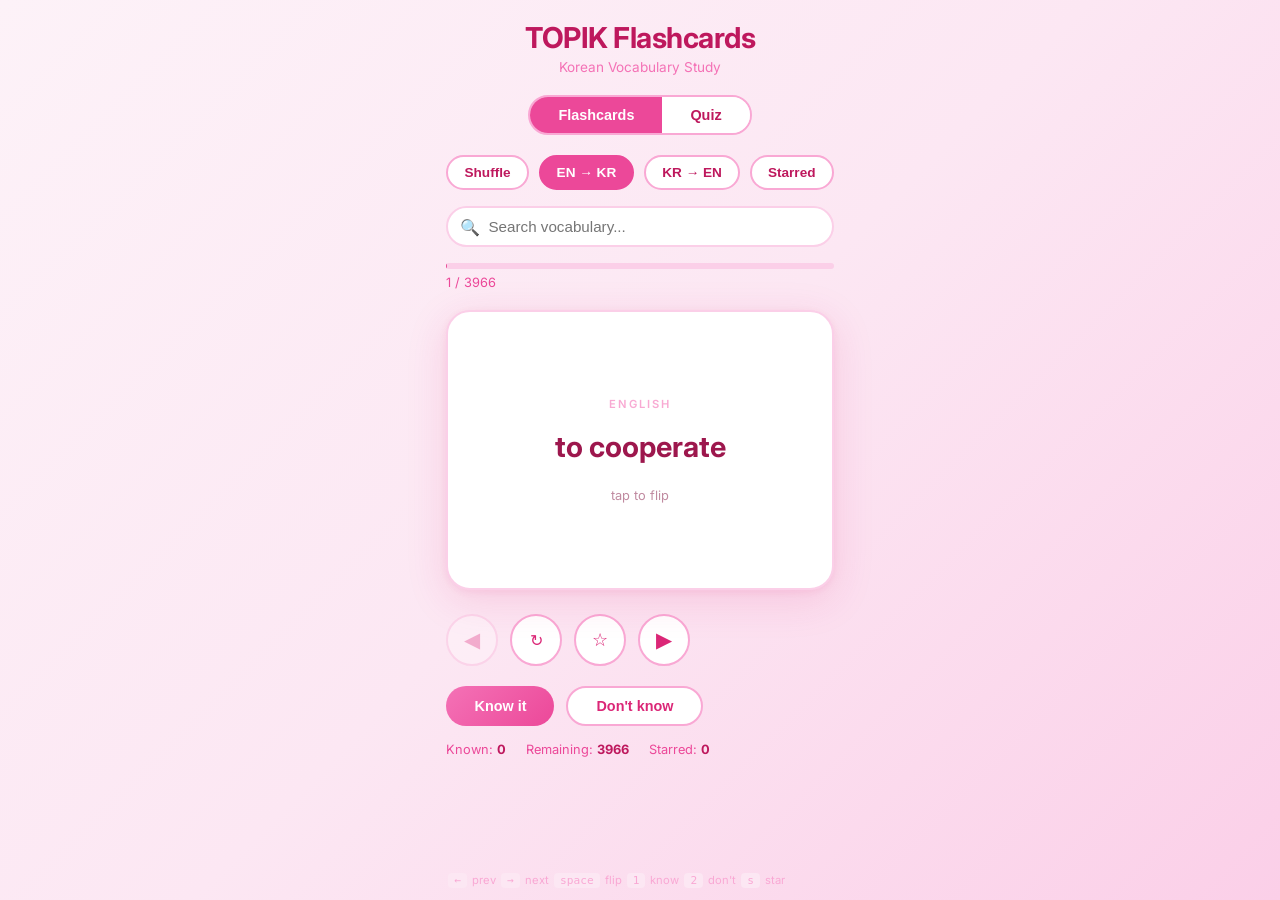
<file: topik-flashcards/topik_flashcards.html>
<!DOCTYPE html>
<html lang="en">
<head>
<meta charset="UTF-8">
<meta name="viewport" content="width=device-width, initial-scale=1.0">
<title>TOPIK Flashcards</title>
<style>
  @import url('https://fonts.googleapis.com/css2?family=Noto+Sans+KR:wght@400;700&family=Inter:wght@400;600;700&display=swap');

  * { margin: 0; padding: 0; box-sizing: border-box; }

  :root {
    --pink-50: #fdf2f8;
    --pink-100: #fce7f3;
    --pink-200: #fbcfe8;
    --pink-300: #f9a8d4;
    --pink-400: #f472b6;
    --pink-500: #ec4899;
    --pink-600: #db2777;
    --pink-700: #be185d;
    --pink-800: #9d174d;
    --pink-900: #831843;
  }

  body {
    font-family: 'Inter', 'Noto Sans KR', sans-serif;
    background: linear-gradient(135deg, var(--pink-50) 0%, var(--pink-100) 50%, var(--pink-200) 100%);
    min-height: 100vh;
    display: flex;
    flex-direction: column;
    align-items: center;
    padding: 20px;
    color: var(--pink-900);
  }

  h1 {
    font-size: 1.8rem;
    font-weight: 700;
    color: var(--pink-700);
    margin-bottom: 4px;
    letter-spacing: -0.5px;
  }

  .subtitle {
    font-size: 0.85rem;
    color: var(--pink-400);
    margin-bottom: 20px;
  }

  /* Mode tabs */
  .mode-tabs {
    display: flex;
    gap: 0;
    margin-bottom: 20px;
    border-radius: 25px;
    overflow: hidden;
    border: 2px solid var(--pink-300);
  }

  .mode-tab {
    padding: 10px 28px;
    background: white;
    color: var(--pink-700);
    font-size: 0.9rem;
    font-weight: 700;
    cursor: pointer;
    border: none;
    transition: all 0.2s;
  }

  .mode-tab.active {
    background: var(--pink-500);
    color: white;
  }

  .mode-tab:hover:not(.active) {
    background: var(--pink-100);
  }

  /* Controls bar */
  .controls {
    display: flex;
    gap: 10px;
    flex-wrap: wrap;
    justify-content: center;
    margin-bottom: 16px;
    max-width: 500px;
    width: 100%;
  }

  .controls button, .controls select {
    padding: 8px 16px;
    border: 2px solid var(--pink-300);
    border-radius: 20px;
    background: white;
    color: var(--pink-700);
    font-size: 0.85rem;
    font-weight: 600;
    cursor: pointer;
    transition: all 0.2s;
  }

  .controls button:hover, .controls select:hover {
    background: var(--pink-500);
    color: white;
    border-color: var(--pink-500);
  }

  .controls button.active {
    background: var(--pink-500);
    color: white;
    border-color: var(--pink-500);
  }

  .controls select {
    appearance: none;
    -webkit-appearance: none;
    padding-right: 30px;
    background-image: url("data:image/svg+xml,%3Csvg xmlns='http://www.w3.org/2000/svg' width='12' height='12' viewBox='0 0 12 12'%3E%3Cpath fill='%23be185d' d='M6 8L1 3h10z'/%3E%3C/svg%3E");
    background-repeat: no-repeat;
    background-position: right 10px center;
  }

  /* Search */
  .search-bar {
    width: 100%;
    max-width: 500px;
    margin-bottom: 16px;
    position: relative;
  }

  .search-bar input {
    width: 100%;
    padding: 10px 16px 10px 40px;
    border: 2px solid var(--pink-200);
    border-radius: 25px;
    font-size: 0.95rem;
    background: white;
    color: var(--pink-900);
    outline: none;
    transition: border-color 0.2s;
  }

  .search-bar input:focus {
    border-color: var(--pink-400);
  }

  .search-bar::before {
    content: "\1F50D";
    position: absolute;
    left: 14px;
    top: 50%;
    transform: translateY(-50%);
    font-size: 1rem;
  }

  /* Progress */
  .progress-bar {
    width: 100%;
    max-width: 500px;
    height: 6px;
    background: var(--pink-200);
    border-radius: 3px;
    margin-bottom: 6px;
    overflow: hidden;
  }

  .progress-fill {
    height: 100%;
    background: linear-gradient(90deg, var(--pink-400), var(--pink-600));
    border-radius: 3px;
    transition: width 0.3s;
  }

  .progress-text {
    font-size: 0.8rem;
    color: var(--pink-500);
    margin-bottom: 20px;
  }

  /* Card */
  .card-container {
    perspective: 1000px;
    width: 100%;
    max-width: 440px;
    height: 280px;
    margin-bottom: 24px;
    cursor: pointer;
  }

  .card {
    width: 100%;
    height: 100%;
    position: relative;
    transform-style: preserve-3d;
    transition: transform 0.5s cubic-bezier(0.4, 0, 0.2, 1);
  }

  .card.flipped {
    transform: rotateY(180deg);
  }

  .card-face {
    position: absolute;
    width: 100%;
    height: 100%;
    backface-visibility: hidden;
    border-radius: 24px;
    display: flex;
    flex-direction: column;
    align-items: center;
    justify-content: center;
    padding: 30px;
    box-shadow: 0 10px 40px rgba(219, 39, 119, 0.15), 0 2px 10px rgba(219, 39, 119, 0.08);
  }

  .card-front {
    background: white;
    border: 2px solid var(--pink-200);
  }

  .card-back {
    background: linear-gradient(135deg, var(--pink-500), var(--pink-600));
    transform: rotateY(180deg);
    color: white;
    border: none;
  }

  .card-label {
    font-size: 0.7rem;
    text-transform: uppercase;
    letter-spacing: 2px;
    margin-bottom: 16px;
    opacity: 0.6;
    font-weight: 600;
  }

  .card-front .card-label { color: var(--pink-400); }
  .card-back .card-label { color: rgba(255,255,255,0.7); }

  .card-word {
    font-size: 1.8rem;
    font-weight: 700;
    text-align: center;
    line-height: 1.4;
  }

  .card-front .card-word { color: var(--pink-800); }

  .card-hint {
    font-size: 0.8rem;
    margin-top: 20px;
    opacity: 0.5;
  }

  /* Navigation */
  .nav {
    display: flex;
    gap: 12px;
    align-items: center;
    margin-bottom: 20px;
  }

  .nav button {
    width: 52px;
    height: 52px;
    border-radius: 50%;
    border: 2px solid var(--pink-300);
    background: white;
    color: var(--pink-600);
    font-size: 1.3rem;
    cursor: pointer;
    transition: all 0.2s;
    display: flex;
    align-items: center;
    justify-content: center;
  }

  .nav button:hover {
    background: var(--pink-500);
    color: white;
    border-color: var(--pink-500);
    transform: scale(1.08);
  }

  .nav button:disabled {
    opacity: 0.3;
    cursor: not-allowed;
    transform: none;
  }

  /* Know / Don't Know buttons */
  .rating {
    display: flex;
    gap: 12px;
    margin-bottom: 16px;
  }

  .rating button {
    padding: 10px 28px;
    border-radius: 25px;
    border: none;
    font-size: 0.9rem;
    font-weight: 700;
    cursor: pointer;
    transition: all 0.2s;
  }

  .btn-know {
    background: linear-gradient(135deg, var(--pink-400), var(--pink-500));
    color: white;
  }
  .btn-know:hover { transform: scale(1.05); box-shadow: 0 4px 15px rgba(236,72,153,0.4); }

  .btn-dontknow {
    background: white;
    color: var(--pink-600);
    border: 2px solid var(--pink-300) !important;
  }
  .btn-dontknow:hover { background: var(--pink-50); transform: scale(1.05); }

  /* Stats */
  .stats {
    display: flex;
    gap: 20px;
    font-size: 0.8rem;
    color: var(--pink-500);
  }

  .stats span { font-weight: 700; color: var(--pink-700); }

  /* Keyboard hint */
  .kbd-hint {
    position: fixed;
    bottom: 12px;
    font-size: 0.7rem;
    color: var(--pink-300);
  }

  .kbd { 
    display: inline-block;
    padding: 1px 6px;
    background: var(--pink-100);
    border-radius: 4px;
    font-family: monospace;
    margin: 0 2px;
  }

  /* ===== QUIZ MODE ===== */
  .quiz-view { display: none; width: 100%; max-width: 500px; }
  .quiz-view.active { display: flex; flex-direction: column; align-items: center; }
  .flashcard-view.hidden { display: none; }

  /* Quiz setup */
  .quiz-setup {
    background: white;
    border-radius: 24px;
    padding: 32px;
    width: 100%;
    box-shadow: 0 10px 40px rgba(219, 39, 119, 0.12);
    text-align: center;
  }

  .quiz-setup h2 {
    color: var(--pink-700);
    margin-bottom: 20px;
    font-size: 1.3rem;
  }

  .quiz-option-group {
    margin-bottom: 20px;
    text-align: left;
  }

  .quiz-option-group label {
    font-size: 0.8rem;
    font-weight: 600;
    color: var(--pink-500);
    text-transform: uppercase;
    letter-spacing: 1px;
    display: block;
    margin-bottom: 8px;
  }

  .quiz-chips {
    display: flex;
    gap: 8px;
    flex-wrap: wrap;
  }

  .quiz-chip {
    padding: 8px 18px;
    border-radius: 20px;
    border: 2px solid var(--pink-200);
    background: white;
    color: var(--pink-700);
    font-size: 0.85rem;
    font-weight: 600;
    cursor: pointer;
    transition: all 0.2s;
  }

  .quiz-chip:hover { border-color: var(--pink-400); }
  .quiz-chip.selected {
    background: var(--pink-500);
    color: white;
    border-color: var(--pink-500);
  }

  .quiz-start-btn {
    margin-top: 8px;
    padding: 12px 40px;
    border-radius: 25px;
    border: none;
    background: linear-gradient(135deg, var(--pink-500), var(--pink-600));
    color: white;
    font-size: 1rem;
    font-weight: 700;
    cursor: pointer;
    transition: all 0.2s;
  }
  .quiz-start-btn:hover { transform: scale(1.05); box-shadow: 0 6px 20px rgba(219,39,119,0.3); }

  /* Quiz question */
  .quiz-question-area { display: none; width: 100%; }
  .quiz-question-area.active { display: flex; flex-direction: column; align-items: center; }

  .quiz-prompt-card {
    background: white;
    border-radius: 24px;
    padding: 28px;
    width: 100%;
    text-align: center;
    box-shadow: 0 10px 40px rgba(219, 39, 119, 0.12);
    margin-bottom: 20px;
  }

  .quiz-prompt-label {
    font-size: 0.7rem;
    text-transform: uppercase;
    letter-spacing: 2px;
    color: var(--pink-400);
    margin-bottom: 12px;
    font-weight: 600;
  }

  .quiz-prompt-word {
    font-size: 2rem;
    font-weight: 700;
    color: var(--pink-800);
  }

  .quiz-choices {
    width: 100%;
    display: flex;
    flex-direction: column;
    gap: 10px;
    margin-bottom: 20px;
  }

  .quiz-choice {
    padding: 14px 20px;
    border-radius: 16px;
    border: 2px solid var(--pink-200);
    background: white;
    color: var(--pink-800);
    font-size: 1rem;
    font-weight: 600;
    cursor: pointer;
    transition: all 0.2s;
    text-align: left;
  }

  .quiz-choice:hover:not(.disabled) {
    border-color: var(--pink-400);
    background: var(--pink-50);
  }

  .quiz-choice.correct {
    background: #d1fae5;
    border-color: #34d399;
    color: #065f46;
  }

  .quiz-choice.wrong {
    background: #fee2e2;
    border-color: #f87171;
    color: #991b1b;
  }

  .quiz-choice.disabled {
    cursor: default;
    opacity: 0.7;
  }

  .quiz-choice.reveal-correct {
    border-color: #34d399;
    background: #ecfdf5;
  }

  .quiz-feedback {
    font-size: 1.2rem;
    font-weight: 700;
    margin-bottom: 12px;
    min-height: 30px;
  }

  .quiz-next-btn {
    padding: 10px 32px;
    border-radius: 25px;
    border: none;
    background: linear-gradient(135deg, var(--pink-400), var(--pink-500));
    color: white;
    font-size: 0.9rem;
    font-weight: 700;
    cursor: pointer;
    transition: all 0.2s;
    display: none;
  }
  .quiz-next-btn.visible { display: inline-block; }
  .quiz-next-btn:hover { transform: scale(1.05); }

  /* Quiz results */
  .quiz-results { display: none; width: 100%; }
  .quiz-results.active { display: flex; flex-direction: column; align-items: center; }

  .quiz-results-card {
    background: white;
    border-radius: 24px;
    padding: 36px;
    width: 100%;
    text-align: center;
    box-shadow: 0 10px 40px rgba(219, 39, 119, 0.12);
    margin-bottom: 20px;
  }

  .quiz-score {
    font-size: 3.5rem;
    font-weight: 700;
    color: var(--pink-600);
    margin: 12px 0;
  }

  .quiz-score-label {
    font-size: 0.9rem;
    color: var(--pink-400);
    margin-bottom: 4px;
  }

  .quiz-score-msg {
    font-size: 1.1rem;
    color: var(--pink-700);
    font-weight: 600;
    margin-bottom: 20px;
  }

  .quiz-wrong-list {
    width: 100%;
    text-align: left;
    margin-bottom: 20px;
  }

  .quiz-wrong-list h3 {
    font-size: 0.85rem;
    color: var(--pink-500);
    text-transform: uppercase;
    letter-spacing: 1px;
    margin-bottom: 12px;
  }

  .quiz-wrong-item {
    display: flex;
    justify-content: space-between;
    padding: 10px 16px;
    background: var(--pink-50);
    border-radius: 12px;
    margin-bottom: 6px;
    font-size: 0.9rem;
  }

  .quiz-wrong-item .wrong-eng { color: var(--pink-700); font-weight: 600; }
  .quiz-wrong-item .wrong-kor { color: var(--pink-500); }

  .quiz-retry-btn {
    padding: 12px 36px;
    border-radius: 25px;
    border: none;
    background: linear-gradient(135deg, var(--pink-500), var(--pink-600));
    color: white;
    font-size: 1rem;
    font-weight: 700;
    cursor: pointer;
    transition: all 0.2s;
    margin: 4px;
  }
  .quiz-retry-btn:hover { transform: scale(1.05); box-shadow: 0 6px 20px rgba(219,39,119,0.3); }

  .quiz-retry-btn.outline {
    background: white;
    color: var(--pink-600);
    border: 2px solid var(--pink-300);
  }
  .quiz-retry-btn.outline:hover { background: var(--pink-50); box-shadow: none; }

  /* Mobile */
  @media (max-width: 500px) {
    h1 { font-size: 1.4rem; }
    .card-container { height: 240px; }
    .card-word { font-size: 1.4rem; }
    .nav button { width: 44px; height: 44px; }
    .quiz-prompt-word { font-size: 1.5rem; }
    .quiz-score { font-size: 2.8rem; }
  }
</style>
</head>
<body>

<h1>TOPIK Flashcards</h1>
<p class="subtitle">Korean Vocabulary Study</p>

<!-- Mode tabs -->
<div class="mode-tabs">
  <button class="mode-tab active" onclick="switchMode('flashcard')">Flashcards</button>
  <button class="mode-tab" onclick="switchMode('quiz')">Quiz</button>
</div>

<!-- ===== FLASHCARD VIEW ===== -->
<div class="flashcard-view" id="flashcardView">

<div class="controls">
  <button id="btnShuffle" onclick="shuffle()">Shuffle</button>
  <button id="btnShowFront" class="active" onclick="setFrontSide('eng')">EN &rarr; KR</button>
  <button id="btnShowBack" onclick="setFrontSide('kor')">KR &rarr; EN</button>
  <button id="btnStarred" onclick="toggleStarredOnly()">Starred</button>
</div>

<div class="search-bar">
  <input type="text" id="searchInput" placeholder="Search vocabulary..." oninput="onSearch()">
</div>

<div class="progress-bar"><div class="progress-fill" id="progressFill"></div></div>
<p class="progress-text" id="progressText">1 / 3966</p>

<div class="card-container" onclick="flipCard()">
  <div class="card" id="card">
    <div class="card-face card-front">
      <div class="card-label" id="frontLabel">English</div>
      <div class="card-word" id="frontWord"></div>
      <div class="card-hint">tap to flip</div>
    </div>
    <div class="card-face card-back">
      <div class="card-label" id="backLabel">Korean</div>
      <div class="card-word" id="backWord"></div>
    </div>
  </div>
</div>

<div class="nav">
  <button onclick="prev()" id="btnPrev" aria-label="Previous">&#9664;</button>
  <button onclick="flipCard()" aria-label="Flip" style="font-size:1rem">&#8635;</button>
  <button onclick="toggleStar()" id="btnStar" aria-label="Star" style="font-size:1.1rem">&#9734;</button>
  <button onclick="next()" id="btnNext" aria-label="Next">&#9654;</button>
</div>

<div class="rating">
  <button class="btn-know" onclick="markKnown()">Know it</button>
  <button class="btn-dontknow" onclick="markUnknown()">Don't know</button>
</div>

<div class="stats">
  <div>Known: <span id="knownCount">0</span></div>
  <div>Remaining: <span id="remainCount">0</span></div>
  <div>Starred: <span id="starCount">0</span></div>
</div>

<div class="kbd-hint">
  <span class="kbd">&larr;</span> prev
  <span class="kbd">&rarr;</span> next
  <span class="kbd">space</span> flip
  <span class="kbd">1</span> know
  <span class="kbd">2</span> don't
  <span class="kbd">s</span> star
</div>

</div><!-- end flashcard-view -->

<!-- ===== QUIZ VIEW ===== -->
<div class="quiz-view" id="quizView">

  <!-- Setup screen -->
  <div class="quiz-setup" id="quizSetup">
    <h2>Test Your Vocabulary</h2>

    <div class="quiz-option-group">
      <label>Number of Questions</label>
      <div class="quiz-chips" id="qCountChips">
        <button class="quiz-chip" data-val="10" onclick="selectChip(this,'qCount')">10</button>
        <button class="quiz-chip selected" data-val="20" onclick="selectChip(this,'qCount')">20</button>
        <button class="quiz-chip" data-val="50" onclick="selectChip(this,'qCount')">50</button>
        <button class="quiz-chip" data-val="100" onclick="selectChip(this,'qCount')">100</button>
      </div>
    </div>

    <div class="quiz-option-group">
      <label>Question Type</label>
      <div class="quiz-chips" id="qTypeChips">
        <button class="quiz-chip selected" data-val="eng2kor" onclick="selectChip(this,'qType')">EN &rarr; KR</button>
        <button class="quiz-chip" data-val="kor2eng" onclick="selectChip(this,'qType')">KR &rarr; EN</button>
        <button class="quiz-chip" data-val="mixed" onclick="selectChip(this,'qType')">Mixed</button>
      </div>
    </div>

    <div class="quiz-option-group">
      <label>Source</label>
      <div class="quiz-chips" id="qSourceChips">
        <button class="quiz-chip selected" data-val="all" onclick="selectChip(this,'qSource')">All Words</button>
        <button class="quiz-chip" data-val="starred" onclick="selectChip(this,'qSource')">Starred Only</button>
        <button class="quiz-chip" data-val="unknown" onclick="selectChip(this,'qSource')">Unknown Only</button>
      </div>
    </div>

    <button class="quiz-start-btn" onclick="startQuiz()">Start Quiz</button>
  </div>

  <!-- Question screen -->
  <div class="quiz-question-area" id="quizQuestionArea">
    <div class="progress-bar"><div class="progress-fill" id="quizProgressFill"></div></div>
    <p class="progress-text" id="quizProgressText">1 / 20</p>

    <div class="quiz-prompt-card">
      <div class="quiz-prompt-label" id="quizPromptLabel">English</div>
      <div class="quiz-prompt-word" id="quizPromptWord"></div>
    </div>

    <div class="quiz-choices" id="quizChoices"></div>
    <div class="quiz-feedback" id="quizFeedback"></div>
    <button class="quiz-next-btn" id="quizNextBtn" onclick="quizNext()">Next &rarr;</button>
  </div>

  <!-- Results screen -->
  <div class="quiz-results" id="quizResults">
    <div class="quiz-results-card">
      <div class="quiz-score-label">Your Score</div>
      <div class="quiz-score" id="quizScoreDisplay"></div>
      <div class="quiz-score-msg" id="quizScoreMsg"></div>
      <button class="quiz-retry-btn" onclick="retryWrong()">Retry Wrong Answers</button>
      <button class="quiz-retry-btn outline" onclick="showQuizSetup()">New Quiz</button>
    </div>
    <div class="quiz-wrong-list" id="quizWrongList">
      <h3>Words to Review</h3>
      <div id="quizWrongItems"></div>
    </div>
  </div>

</div><!-- end quiz-view -->

<script>
const ALL_VOCAB = [{"eng": "to cooperate", "kor": "협력하다"}, {"eng": "to demand, require", "kor": "요구하다"}, {"eng": "flattery (talk)", "kor": "감언이설"}, {"eng": "will", "kor": "의지"}, {"eng": "talent", "kor": "인재"}, {"eng": "to manage/deal", "kor": "처리하다"}, {"eng": "to be issued", "kor": "발급하다"}, {"eng": "suddenly", "kor": "문득"}, {"eng": "more", "kor": "한결"}, {"eng": "anyway", "kor": "어차피"}, {"eng": "to raise", "kor": "일으키다"}, {"eng": "hesitate", "kor": "망설이다"}, {"eng": "to commit/to take", "kor": "저지르다 (범죄를 저지르다)"}, {"eng": "lightly", "kor": "사뿐사뿐"}, {"eng": "spotted with white, dizzily", "kor": "희끗희끗"}, {"eng": "to be free", "kor": "한가하다"}, {"eng": "retirement", "kor": "은퇴"}, {"eng": "never, not at all", "kor": "아예"}, {"eng": "annual income, salary", "kor": "연봉"}, {"eng": "to care/ to pay attention", "kor": "주의하다"}, {"eng": "to refer", "kor": "참고하다"}, {"eng": "to exhibit", "kor": "전시하다"}, {"eng": "to notice", "kor": "예고하다"}, {"eng": "here and there", "kor": "듬성듬성"}, {"eng": "to be indifferent, inattentive, unwitting", "kor": "무심하다"}, {"eng": "advantageous", "kor": "유리하다"}, {"eng": "academic ability", "kor": "학력"}, {"eng": "to prospect/to view", "kor": "전망하다"}, {"eng": "to discover", "kor": "발견하다"}, {"eng": "to open", "kor": "개방하다"}, {"eng": "to judge", "kor": "판단하다"}, {"eng": "administration", "kor": "행정"}, {"eng": "observation", "kor": "주시"}, {"eng": "suggestion", "kor": "제의"}, {"eng": "permission", "kor": "허가"}, {"eng": "pass, transit", "kor": "통과"}, {"eng": "school days", "kor": "학장 시절"}, {"eng": "evidence", "kor": "증거"}, {"eng": "example", "kor": "사례"}, {"eng": "to stir", "kor": "젓다"}, {"eng": "quickly", "kor": "부쩍"}, {"eng": "to be empty", "kor": "허전하다"}, {"eng": "suddenly, stand up suddenly", "kor": "벌떡"}, {"eng": "popping over and over", "kor": "불쑥불쑥"}, {"eng": "seat, auditorium", "kor": "객석"}, {"eng": "producer", "kor": "산지"}, {"eng": "to rise, go up", "kor": "상승하다"}, {"eng": "content", "kor": "함량 / 함유량"}, {"eng": "to be rich (in), plentiful, abundant", "kor": "풍부하다"}, {"eng": "at night", "kor": "야간에"}, {"eng": "treatment", "kor": "진료"}, {"eng": "to be enormous", "kor": "어마어마하다"}, {"eng": "building", "kor": "건축물"}, {"eng": "damage", "kor": "손해"}, {"eng": "sunshine", "kor": "일조량"}, {"eng": "to leave out", "kor": "빼놓다"}, {"eng": "no freedom", "kor": "여지가 없다"}, {"eng": "side effect", "kor": "부작용"}, {"eng": "body build, physical constitution", "kor": "체질"}, {"eng": "experiment", "kor": "실험"}, {"eng": "to apply", "kor": "적용하다"}, {"eng": "to repeat", "kor": "반복되다"}, {"eng": "frown, scowl", "kor": "찡그리다"}, {"eng": "proper", "kor": "적절하다"}, {"eng": "to be similarly", "kor": "유사하다"}, {"eng": "to be careful, prudente", "kor": "신중하다"}, {"eng": "to be suitable", "kor": "적합하다"}, {"eng": "to warm oneself", "kor": "쬐다"}, {"eng": "refrain from going out", "kor": "외출을 삼가다"}, {"eng": "to cause", "kor": "끼치다"}, {"eng": "to cover", "kor": "씌우다"}, {"eng": "to demonstrate", "kor": "발휘하다"}, {"eng": "to open / spread / unfold", "kor": "펼치다"}, {"eng": "fireworks", "kor": "불꽃놀이"}, {"eng": "numberless", "kor": "셀 수 없는 (헤아리다)"}, {"eng": "to harvest", "kor": "거두다"}, {"eng": "government", "kor": "정부"}, {"eng": "unemployment rate", "kor": "실업률"}, {"eng": "small business", "kor": "중소기업"}, {"eng": "to promote", "kor": "육성하다"}, {"eng": "measure", "kor": "방안"}, {"eng": "poet", "kor": "시인"}, {"eng": "vote", "kor": "투표"}, {"eng": "exit poll", "kor": "출구 조사"}, {"eng": "prediction", "kor": "예측"}, {"eng": "completely", "kor": "전적으로"}, {"eng": "confident", "kor": "신뢰하다"}, {"eng": "still as ever", "kor": "여전히"}, {"eng": "precious", "kor": "소중하다 - 귀하다"}, {"eng": "patient", "kor": "환자"}, {"eng": "to become excited", "kor": "흥분되다"}, {"eng": "settle down, calm down", "kor": "가라앉다 - 진정되다"}, {"eng": "to be realized", "kor": "실현되다"}, {"eng": "to be rescovered", "kor": "회복되다"}, {"eng": "to be replaced", "kor": "보충되다"}, {"eng": "immature", "kor": "미숙하다 - 서투르다"}, {"eng": "to be gentle", "kor": "점잖다"}, {"eng": "to be giddy/dizzy-light headed", "kor": "어지럽다"}, {"eng": "process", "kor": "직전"}, {"eng": "to engrave", "kor": "새기다"}, {"eng": "to supplement", "kor": "보태다"}, {"eng": "to prepare/be ready/ to contrast/comparing", "kor": "대비하다"}, {"eng": "to progress", "kor": "진척되다"}, {"eng": "to grasp, apprehend, understand", "kor": "파악하다"}, {"eng": "problem", "kor": "차질"}, {"eng": "to check", "kor": "점검하다"}, {"eng": "before even ...ing/unable to, yet", "kor": "미처"}, {"eng": "to look", "kor": "살피다"}, {"eng": "to look up", "kor": "얼굴을 들다"}, {"eng": "summer hotel visitors", "kor": "피서객"}, {"eng": "businessman", "kor": "장사꾼"}, {"eng": "shameless", "kor": "얼굴이 두껍다"}, {"eng": "molto veloce", "kor": "발등에 불이 떨어지다 - 너무 빠르다"}, {"eng": "right time", "kor": "제때"}, {"eng": "rest one's mind", "kor": "머리를 식히다"}, {"eng": "to be worried", "kor": "속을 태우다"}, {"eng": "nod one's head", "kor": "고개를 끄덕이다"}, {"eng": "particular", "kor": "특정"}, {"eng": "to be related", "kor": "관련되다"}, {"eng": "sponsor", "kor": "후원금"}, {"eng": "never", "kor": "일절"}, {"eng": "to announce", "kor": "선언하다"}, {"eng": "to consider, count", "kor": "치다, 여기다"}, {"eng": "so, very", "kor": "워낙"}, {"eng": "weak point", "kor": "허점"}, {"eng": "shock", "kor": "충격"}, {"eng": "to endure, bear", "kor": "차마 보다"}, {"eng": "interest %", "kor": "이자"}, {"eng": "only, just (is that all you can do?) / at most", "kor": "고작 / 고작 - 기껏"}, {"eng": "nimble", "kor": "손이 빠르다"}, {"eng": "opposition part", "kor": "야당"}, {"eng": "complaint", "kor": "항의"}, {"eng": "be in sweat", "kor": "진땀을 빼다"}, {"eng": "well-used", "kor": "손때가 묻다"}, {"eng": "to prepare/to purchase", "kor": "장만하다"}, {"eng": "make an unreasonable demand", "kor": "억지를 부리다"}, {"eng": "initiate on conversation", "kor": "완성하다"}, {"eng": "to treat", "kor": "다루다"}, {"eng": "progressive way of thinking", "kor": "생각이 트이다"}, {"eng": "to be opened", "kor": "트이다"}, {"eng": "abdominal breathing", "kor": "복식 호흡"}, {"eng": "thoracic breathing", "kor": "흉식 호흡"}, {"eng": "oxygen", "kor": "산수"}, {"eng": "to consume", "kor": "소비하다"}, {"eng": "numerous times", "kor": "수지"}, {"eng": "high blood pressure", "kor": "혈압"}, {"eng": "obesity", "kor": "비만"}, {"eng": "audience", "kor": "청중"}, {"eng": "to lean", "kor": "쏠리다"}, {"eng": "to be restricted", "kor": "통제되다"}, {"eng": "be pushed, cornered / to gather (together), to flock", "kor": "몰리다"}, {"eng": "the surface of earth", "kor": "지표면"}, {"eng": "sky", "kor": "상공"}, {"eng": "station", "kor": "정거장"}, {"eng": "quite", "kor": "제법"}, {"eng": "equipment", "kor": "장비"}, {"eng": "observation", "kor": "관찰"}, {"eng": "spacecraft", "kor": "우주선"}, {"eng": "to come in and out", "kor": "드나들다"}, {"eng": "worry", "kor": "근심"}, {"eng": "help", "kor": "보탬"}, {"eng": "sigh, rest", "kor": "한숨"}, {"eng": "directions, instructions", "kor": "지시"}, {"eng": "shape, form", "kor": "형태"}, {"eng": "corresponding", "kor": "일치하다"}, {"eng": "stick out", "kor": "눈에 띄다"}, {"eng": "be in one's favor", "kor": "눈에 들다"}, {"eng": "water, moisture", "kor": "수분"}, {"eng": "strenght, stamina", "kor": "체력"}, {"eng": "thirst", "kor": "갈증"}, {"eng": "to solve", "kor": "해소하다"}, {"eng": "to contain", "kor": "함유되다"}, {"eng": "to uphold", "kor": "유지시키다"}, {"eng": "to supplement, replenish", "kor": "보충하다"}, {"eng": "to be excellent", "kor": "그만이다"}, {"eng": "put interest on..", "kor": "관심을 쏟다"}, {"eng": "change concern", "kor": "관심을 돌리다"}, {"eng": "to draw attention", "kor": "관심을 끌다"}, {"eng": "low interest", "kor": "저금리"}, {"eng": "stock/share", "kor": "주식"}, {"eng": "attractive/charming", "kor": "매력적인"}, {"eng": "event/business item", "kor": "종목"}, {"eng": "stock price", "kor": "주가"}, {"eng": "course", "kor": "향방"}, {"eng": "oneself", "kor": "본인"}, {"eng": "decline, reject", "kor": "고사하다"}, {"eng": "mutual", "kor": "상호"}, {"eng": "group/organization", "kor": "조직"}, {"eng": "production/be designed", "kor": "제작되다"}, {"eng": "sensitive", "kor": "민감하다"}, {"eng": "political matter", "kor": "정치 문제"}, {"eng": "about", "kor": "소재로"}, {"eng": "to introduce", "kor": "도입되다"}, {"eng": "small amount", "kor": "소액이기"}, {"eng": "supplement", "kor": "보태"}, {"eng": "beginning", "kor": "초기"}, {"eng": "living resources", "kor": "생물자원"}, {"eng": "medicine", "kor": "의약품"}, {"eng": "production", "kor": "생산"}, {"eng": "economic power", "kor": "경제력"}, {"eng": "core element", "kor": "핵심 요소"}, {"eng": "oil", "kor": "석유"}, {"eng": "limited", "kor": "한정되다"}, {"eng": "control", "kor": "좌지우지"}, {"eng": "to know/ be informed", "kor": "숙지하다"}, {"eng": "to regulate", "kor": "조절하다"}, {"eng": "figure of speech", "kor": "비유"}, {"eng": "example, illustration", "kor": "예시"}, {"eng": "abstractive", "kor": "추상적"}, {"eng": "allude", "kor": "빗대다"}, {"eng": "tries", "kor": "시도"}, {"eng": "reality", "kor": "현실"}, {"eng": "acknowledge, admit", "kor": "인정하다"}, {"eng": "prisoner", "kor": "포로"}, {"eng": "huge", "kor": "거대하다"}, {"eng": "to grow", "kor": "성장하다"}, {"eng": "to exist", "kor": "존재하다"}, {"eng": "early", "kor": "일찌감치"}, {"eng": "to conquer", "kor": "정복하다"}, {"eng": "to exclude", "kor": "제외하다"}, {"eng": "to resign", "kor": "체념하다"}, {"eng": "other", "kor": "타인"}, {"eng": "tragic", "kor": "비극적"}, {"eng": "sympathy", "kor": "연민"}, {"eng": "to start", "kor": "비롯되다"}, {"eng": "improved", "kor": "개선되다"}, {"eng": "distinguished", "kor": "구별되다"}, {"eng": "fulfilled", "kor": "충족되다"}, {"eng": "change", "kor": "변경되다"}, {"eng": "whole world", "kor": "전세"}, {"eng": "constant price", "kor": "일정 금액"}, {"eng": "deposit", "kor": "보증금"}, {"eng": "unusual", "kor": "독특하다"}, {"eng": "origin", "kor": "유래"}, {"eng": "universal", "kor": "보편적"}, {"eng": "lease", "kor": "임대"}, {"eng": "get settled/camp down", "kor": "자리 잡다"}, {"eng": "profit", "kor": "수익"}, {"eng": "tenant", "kor": "세입자"}, {"eng": "be decided/settled", "kor": "확정되다"}, {"eng": "to reach, arrive", "kor": "도달하다"}, {"eng": "get settled", "kor": "정착하다"}, {"eng": "cartoon based on a real story", "kor": "시사만화"}, {"eng": "satire", "kor": "풍자"}, {"eng": "humor", "kor": "해학"}, {"eng": "behind", "kor": "이면에"}, {"eng": "contradiction", "kor": "모순"}, {"eng": "wit, arguzia", "kor": "재치"}, {"eng": "unique", "kor": "특유"}, {"eng": "distort", "kor": "왜곡"}, {"eng": "omission", "kor": "생략"}, {"eng": "stumble/twist", "kor": "비틀다"}, {"eng": "sober/solemn", "kor": "엄숙하다"}, {"eng": "busy", "kor": "분주하다"}, {"eng": "novel, original", "kor": "기발하다"}, {"eng": "Last Supper", "kor": "최후의 만찬"}, {"eng": "restoration work", "kor": "복원 작업"}, {"eng": "intention", "kor": "의도"}, {"eng": "fresco", "kor": "벽화"}, {"eng": "numerous", "kor": "수차례"}, {"eng": "damaged", "kor": "훼손되다"}, {"eng": "hereupon", "kor": "이에"}, {"eng": "principle", "kor": "원칙"}, {"eng": "original", "kor": "원작"}, {"eng": "clear", "kor": "분명하다"}, {"eng": "mantain", "kor": "유지하다"}, {"eng": "heart pounding", "kor": "가슴을 치다"}, {"eng": "sky high", "kor": "하늘을 찌르다"}, {"eng": "the same kind", "kor": "동종 업계"}, {"eng": "core business", "kor": "업종과"}, {"eng": "fierce/intense", "kor": "치열하다"}, {"eng": "fusion", "kor": "융합"}, {"eng": "strategy", "kor": "전략"}, {"eng": "to establish", "kor": "수립하다"}, {"eng": "business world, sector", "kor": "업계"}, {"eng": "creative", "kor": "창의적"}, {"eng": "differentiated", "kor": "차별화되다"}, {"eng": "winner", "kor": "승자"}, {"eng": "to occupy", "kor": "차지하다"}, {"eng": "knock down/ pull down", "kor": "허물다"}, {"eng": "push/force edge work", "kor": "헤치다"}, {"eng": "to divide/cut/split", "kor": "가르다"}, {"eng": "to arrange with", "kor": "합의하다"}, {"eng": "to judge", "kor": "판정하다"}, {"eng": "to stick to, adhere to", "kor": "고수하다"}, {"eng": "actor", "kor": "출연자"}, {"eng": "clothes / costume", "kor": "의상"}, {"eng": "viewer", "kor": "시청자"}, {"eng": "to prefer", "kor": "선호하다"}, {"eng": "source of income", "kor": "수입원"}, {"eng": "secretly", "kor": "내심"}, {"eng": "to counterattack", "kor": "반기다"}, {"eng": "attract", "kor": "유치"}, {"eng": "sight/scene", "kor": "장면"}, {"eng": "to insert", "kor": "삽입되다"}, {"eng": "to pay attention", "kor": "착안하다"}, {"eng": "to limit", "kor": "한정하다"}, {"eng": "to adapt", "kor": "적응하다"}, {"eng": "be disagreeably surprised", "kor": "기가 차다"}, {"eng": "to get on it", "kor": "열을 올리게"}, {"eng": "patent", "kor": "특허"}, {"eng": "screening", "kor": "심사"}, {"eng": "existing", "kor": "현존하다"}, {"eng": "to flood/overflow", "kor": "범람하다"}, {"eng": "to apply", "kor": "출원"}, {"eng": "outside", "kor": "외부"}, {"eng": "reflection", "kor": "반영하다"}, {"eng": "success or failure", "kor": "성공 여부 / 합격 여부"}, {"eng": "assure", "kor": "장담하다"}, {"eng": "guaranteed", "kor": "보장되다"}, {"eng": "advanced", "kor": "진보되다"}, {"eng": "announced", "kor": "예고되다"}, {"eng": "to be staged", "kor": "연출되다"}, {"eng": "to make a first step", "kor": "첫발을 떼다"}, {"eng": "do a runner", "kor": "줄행랑을 놓은"}, {"eng": "눈코 뜰 사이가 없다", "kor": "very busy"}, {"eng": "quality", "kor": "품질"}, {"eng": "entire", "kor": "전면에"}, {"eng": "standardization", "kor": "평준화되다"}, {"eng": "to be sold like hot cakes", "kor": "불티나게 팔리다"}, {"eng": "practical", "kor": "실용"}, {"eng": "constantly", "kor": "순식간"}, {"eng": "to capture", "kor": "사로잡다"}, {"eng": "grafting", "kor": "접목하다"}, {"eng": "beauty is in the eyes of the beholder", "kor": "제 눈에 안경이다"}, {"eng": "species", "kor": "조에"}, {"eng": "to be published", "kor": "출간되다"}, {"eng": "actually", "kor": "정작"}, {"eng": "local sales volume", "kor": "현지 판매량"}, {"eng": "catch a glimpse", "kor": "얼핏 보다"}, {"eng": "advance/enter", "kor": "진출"}, {"eng": "favorable", "kor": "호평"}, {"eng": "policy", "kor": "정책"}, {"eng": "so called", "kor": "소위"}, {"eng": "invention", "kor": "발명"}, {"eng": "to be born", "kor": "탄생하다"}, {"eng": "output", "kor": "결과물"}, {"eng": "enforcement", "kor": "시행"}, {"eng": "mistake", "kor": "착오"}, {"eng": "lab", "kor": "실험실"}, {"eng": "fly in", "kor": "날아들다"}, {"eng": "antibiotic", "kor": "항생제"}, {"eng": "theory", "kor": "이론"}, {"eng": "great", "kor": "위대하다"}, {"eng": "compose, construct", "kor": "구성하다"}, {"eng": "to handle, to deal", "kor": "취급하다"}, {"eng": "going nowhere/investing without results", "kor": "빠진 독에 물 붓기"}, {"eng": "an expression to describe a situation where one achieves something by slim chance or pure luck as if a bull catches a rat while taking backwords step", "kor": "소 뒷걸음질 치다 쥐 잡기 - 나도 모르게 얻는 것"}, {"eng": "oceanographer", "kor": "해양학자"}, {"eng": "sensor", "kor": "감지기"}, {"eng": "to install", "kor": "설치하다"}, {"eng": "component", "kor": "성분"}, {"eng": "to observe", "kor": "관찰하다"}, {"eng": "battery", "kor": "전지"}, {"eng": "to stick, to attach", "kor": "부착하다"}, {"eng": "lifespan", "kor": "수명"}, {"eng": "huge", "kor": "막대하다"}, {"eng": "solution", "kor": "해답"}, {"eng": "microorganism", "kor": "미생물"}, {"eng": "organic matter", "kor": "유기물"}, {"eng": "disassemble", "kor": "분해하다"}, {"eng": "to operate", "kor": "작동되다"}, {"eng": "soil", "kor": "토양"}, {"eng": "separately", "kor": "별도로"}, {"eng": "case", "kor": "격"}, {"eng": "sincerity moves heaven", "kor": "지성이면 감천"}, {"eng": "smooth sailing", "kor": "속풍에 돛을 단 배"}, {"eng": "to implement", "kor": "실시되다"}, {"eng": "to enforce", "kor": "시행되다"}, {"eng": "to guess", "kor": "짐작하다"}, {"eng": "blindly follow others", "kor": "친구 따라 강남 가다"}, {"eng": "perceptive mind/be quick on uptake", "kor": "하나를 보면 열을 알다"}, {"eng": "eagerly", "kor": "간절히"}, {"eng": "just", "kor": "갓"}, {"eng": "unchanging, unvarying", "kor": "변함없다 - 한결같다"}, {"eng": "persistent, persevering, tenacious", "kor": "부단하다 - 끈질기다"}, {"eng": "to be thorough", "kor": "빈틈없다 - 철저하다"}, {"eng": "hurt, sad", "kor": "서운하다 - 섭섭하다"}, {"eng": "negligent", "kor": "태만하다 - 소홀히, 등한히"}, {"eng": "uncomfortable, awkward", "kor": "난처하다 - 곤란하다, 거북하다"}, {"eng": "generous, tolerant", "kor": "너그럽다 - 관대하다"}, {"eng": "grasping at straws, desperate", "kor": "절박하다 - 지푸라기라도 잡다"}, {"eng": "calm, cool, composed", "kor": "차분하다 - 침착하다"}, {"eng": "refreshing", "kor": "개운하다 - 상쾌하다"}, {"eng": "burly, corpulento", "kor": "건장하다 - 튼튼하다"}, {"eng": "thick", "kor": "걸쭉하다 - 농후하다, 짙다"}, {"eng": "elegant, refined", "kor": "고상하다 - 우아하다"}, {"eng": "excessive", "kor": "과도하다 - 지나치다, 오버하다"}, {"eng": "coincidentally", "kor": "우연히 - 공교롭다"}, {"eng": "change", "kor": "급변하다 - 달라지다"}, {"eng": "concise", "kor": "간결하다 - 깔끔하다"}, {"eng": "Act", "kor": "행동하다<div> </div><div>생각한 것을 행동할 수 있는 용기가 필요해요</div><div>You need the courage to act on what you think.</div>"}, {"eng": "Check", "kor": "확인하다<div> </div><div>공지 사항은 미리 확인해 주십시오</div><div> </div><div>Please check the announcement beforehand</div>"}, {"eng": "Win", "kor": "이기다"}, {"eng": "Lose (game)", "kor": "지다"}, {"eng": "Depends on", "kor": "달렸다"}, {"eng": "Advertisement", "kor": "광고<div> </div><div>텔레비전 광고를 보고 찾아오는 손님들이 늘었습니다</div><div> </div><div>The number of customers who paid a visit after watching the advertisement has increased</div>"}, {"eng": "Urgent", "kor": "\"<div>"}, {"eng": "<div>Practice </div>", "kor": "\""}, {"eng": "Work (art work)", "kor": "작품 <div> </div><div>이 작품은 최고의 걸작으로 평가 받는다</div><div>This work is being assessed as a masterpiece</div>"}, {"eng": "Active", "kor": "적극적<div> </div><div>그 문제를 해결하기 위해 적극적인 태도를 취하고 있다</div><div> </div><div>He is showing an active attitude to solve the problem</div>"}, {"eng": "Information", "kor": "정보 <div> </div><div>많은 정보보다 올바른 정보를 갖는 것이 중요하다</div><div> </div><div>It is important to have right information rather than having much information.</div>"}, {"eng": "Discount", "kor": "할인되다 <div> </div><div>혹시 이 식당에서 할인 되는 카드를 가지고 있어?</div><div> </div><div>Do you have a car that can get us a discount in this restaurant?</div>"}, {"eng": "Apply, Use", "kor": "활용하다<div> </div><div>인터넷을 활용한 수업을 진행 중입니다</div><div> </div><div>We are taking a class using the internet </div>"}, {"eng": "Dream", "kor": "꿈 <div> </div><div>굼이 없는 사람은 불행한 사람이다</div><div> </div><div>The person who does not have a dream is an unhappy person.</div>"}, {"eng": "Senior citizen", "kor": "노인 <div> </div><div>노인들을 위험 시설을 더 늘려야겠습니다 </div><div>We should increase the number of fatalities for the senior citizens </div>"}, {"eng": "On the other hand", "kor": "반면 <div> </div><div>어디나 좋은 사람도 있는 반면에 나쁜 사람도 있다</div><div> </div><div>Good people exist wherever you go on the other hand bad people also exist wherever you go.</div>"}, {"eng": "Oneself", "kor": "자기<div> </div><div>그 사람은 자기 스스로에 대한 자부심이 강한 사람이 있다</div><div> </div><div>He is a person who has a strong self-esteem</div>"}, {"eng": "Raise", "kor": "\"키우다 <div> </div><div>라디오 소리가 너무 작아요. 좀 키워 <span style=\"\"color: var(--field-fg); background: var(--field-bg);\"\">주세요.</span></div><div><span style=\"\"color: var(--field-fg); background: var(--field-bg);\"\"> </span></div><div>The sound of the radio is too small can you please raise the volume?</div>"}, {"eng": "Abroad", "kor": "해외<div> </div><div>이번 연휴에 해외로 출국하는 사람들이 작년보다 늘어났대요 </div><div> </div><div>Over the last holiday the number of people going abroad increase compared to last year</div>"}, {"eng": "Effort", "kor": "노력하다 <div> </div><div>노력하면 안되는 일이 어디 있겠어요? </div><div> </div><div>There is no such thing that you cannot do if you make an effort. </div>"}, {"eng": "Goods", "kor": "상품 <div> </div><div>백화점에 가면 여러 가지 상품들이 보기 좋게 진열 되어 있다</div><div> </div><div>If you go to the department store various kinds of goods are displayed neatly </div>"}, {"eng": "Environment", "kor": "환경 <div> </div><div>우리의 환경을 지키기 위한 노력이 필요 합니다</div><div> </div><div>We need to make an effort to protect our environment</div>"}, {"eng": "Experience", "kor": "\"<div>경험</div><div> </div>학력보다는 그 사람이 어떠한 경험을 했는가가<span style=\"\"color: var(--field-fg); background: var(--field-bg);\"\"> 중요합니다.</span><div><span style=\"\"color: var(--field-fg); background: var(--field-bg);\"\"> </span></div><div>The kind of experience a person does more for him than what kind of academic background he has.</div>\""}, {"eng": "Various, different kinds of", "kor": "다양하다<div> </div><div>요즘 서점에에서는 다양한 잡지를 접할 수 있습니다.</div><div> </div><div>Nowadays you can read many different kinds of magazines in the bookstore.</div>"}, {"eng": "Effect", "kor": "효과<div> </div><div>꾸준히 운동했더니 마침내 효과가 나타났어요</div><div> </div><div>After constantly exercising the result finally appeared. </div>"}, {"eng": "Relationship", "kor": "관계<div> </div><div>성공한 사람들은 대부분 인간 관계가 좋았다고 합니다</div><div> </div><div>Most of the successful men have a good personal relationships.</div>"}, {"eng": "Introduce", "kor": "소개하다"}, {"eng": "Actually", "kor": "실제로"}, {"eng": "Plenty of, be enough", "kor": "충분하다"}, {"eng": "Express", "kor": "표현하다"}, {"eng": "Strong & weak points", "kor": "장단점"}, {"eng": "Participate in", "kor": "참가하다"}, {"eng": "Occurrence", "kor": "발생"}, {"eng": "Properly", "kor": "제대로"}, {"eng": "Be included", "kor": "포함되다"}, {"eng": "In general", "kor": "일반적"}, {"eng": "Entrance", "kor": "입장"}, {"eng": "Data", "kor": "자료"}, {"eng": "Product", "kor": "제품"}, {"eng": "Surroundings", "kor": "주변"}, {"eng": "Matters that require attention", "kor": "주의 사항"}, {"eng": "To be harmed", "kor": "피해"}, {"eng": "Request", "kor": "\""}, {"eng": "Pick", "kor": "고르다"}, {"eng": "Go back", "kor": "돌아가다"}, {"eng": "Come", "kor": "들어오다"}, {"eng": "Accident", "kor": "사고"}, {"eng": "Appearance", "kor": "모습"}, {"eng": "Old", "kor": "오래되다"}, {"eng": "Reason", "kor": "원인"}, {"eng": "Lose", "kor": "잃다"}, {"eng": "Seat", "kor": "자리"}, {"eng": "Investigate", "kor": "조사하다"}, {"eng": "(Local) resident", "kor": "주민"}, {"eng": "Difference", "kor": "차이"}, {"eng": "Responsibility", "kor": "책임"}, {"eng": "Worry", "kor": "고민"}, {"eng": "(A piece of) writing", "kor": "글"}, {"eng": "Usage", "kor": "사용"}, {"eng": "Abnormality", "kor": "이상"}, {"eng": "Knowledge", "kor": "지식"}, {"eng": "Keep", "kor": "간직하다"}, {"eng": "Miss/lose", "kor": "놓치다"}, {"eng": "Increase/expand", "kor": "늘리다"}, {"eng": "Keep/store", "kor": "보관하다"}, {"eng": "Take", "kor": "복용하다"}, {"eng": "Discuss/consult", "kor": "상의하다"}, {"eng": "Rot/decompose", "kor": "썩다"}, {"eng": "Take responsibility for", "kor": "책임지다"}, {"eng": "Character", "kor": "개성"}, {"eng": "Chance/opportunity", "kor": "계기"}, {"eng": "Consulting/counseling", "kor": "상담"}, {"eng": "Limit", "kor": "제한"}, {"eng": "Topic", "kor": "주제"}, {"eng": "Hold", "kor": "개최하다"}, {"eng": "To be concentrated", "kor": "밀집되다"}, {"eng": "Natural", "kor": "자연스럽다"}, {"eng": "Rule", "kor": "규칙"}, {"eng": "Efficiency", "kor": "능률"}, {"eng": "Of every kind", "kor": "각종"}, {"eng": "Recruitment", "kor": "모집"}, {"eng": "Be short of", "kor": "부족하다"}, {"eng": "Status, condition", "kor": "상태"}, {"eng": "Citizen", "kor": "시민"}, {"eng": "Performance", "kor": "공연"}, {"eng": "Female", "kor": "여성"}, {"eng": "History", "kor": "역사"}, {"eng": "Back in the days", "kor": "예전"}, {"eng": "Desire", "kor": "원하다"}, {"eng": "Maintain", "kor": "유지하다"}, {"eng": "Understand", "kor": "이해하다"}, {"eng": "Organize", "kor": "정리하다"}, {"eng": "Method", "kor": "방식, 방법"}, {"eng": "Emotion", "kor": "감정"}, {"eng": "Science", "kor": "과학"}, {"eng": "Appear", "kor": "나타나다"}, {"eng": "Apart", "kor": "따로"}, {"eng": "Disclose", "kor": "밝히다"}, {"eng": "Already", "kor": "벌써"}, {"eng": "Life", "kor": "삶"}, {"eng": "Characteristic", "kor": "성격"}, {"eng": "Habit", "kor": "습관"}, {"eng": "Work", "kor": "업무"}, {"eng": "Dangerous", "kor": "위험하다"}, {"eng": "Children", "kor": "자녀"}, {"eng": "It's natural", "kor": "자연스럽다"}, {"eng": "Cure", "kor": "치료하다"}, {"eng": "Together", "kor": "함께"}, {"eng": "Alone", "kor": "혼자"}, {"eng": "Etc (et certera) ~ and so on", "kor": "등등"}, {"eng": "Domestic", "kor": "국내"}, {"eng": "Function", "kor": "기능"}, {"eng": "Constantly", "kor": "꾸준히"}, {"eng": "Taste", "kor": "맛"}, {"eng": "Nerve", "kor": "신경"}, {"eng": "Serious", "kor": "심각하다"}, {"eng": "Appreciate (ones ability)", "kor": "인정하다"}, {"eng": "in progress", "kor": "진행되다"}, {"eng": "A day", "kor": "하루"}, {"eng": "Proper", "kor": "적당하다"}, {"eng": "Administration, government", "kor": "정부"}, {"eng": "Decrease", "kor": "내리다"}, {"eng": "Coworker", "kor": "동료"}, {"eng": "Leave", "kor": "떠나다"}, {"eng": "Quit", "kor": "그만두다"}, {"eng": "Unconditionally", "kor": "무조건"}, {"eng": "As well as", "kor": "물론"}, {"eng": "Wish", "kor": "바라다"}, {"eng": "To be invented", "kor": "\""}, {"eng": "Visit", "kor": "방문"}, {"eng": "Broadcasting", "kor": "방송"}, {"eng": "Stick", "kor": "붙다"}, {"eng": "To be similar to", "kor": "비슷하다"}, {"eng": "Consult", "kor": "상담하다"}, {"eng": "Facility", "kor": "시설"}, {"eng": "Mistake", "kor": "실수"}, {"eng": "Be safe", "kor": "안전하다"}, {"eng": "Get rid of", "kor": "없애다"}, {"eng": "Qualification", "kor": "자격"}, {"eng": "Writer", "kor": "작가"}, {"eng": "Send", "kor": "전하다"}, {"eng": "Provide", "kor": "제공하다"}, {"eng": "Suggest", "kor": "제시하다"}, {"eng": "Condition", "kor": "조건"}, {"eng": "Be careful", "kor": "조심하다"}, {"eng": "Enjoy", "kor": "즐기다"}, {"eng": "Increase", "kor": "증가하다"}, {"eng": "Get a job", "kor": "취업하다"}, {"eng": "Sell", "kor": "팔다"}, {"eng": "Program", "kor": "프로그램"}, {"eng": "Avoid", "kor": "피하다"}, {"eng": "Coming and going", "kor": "발길"}, {"eng": "To be filled with", "kor": "가득하다"}, {"eng": "Have", "kor": "가지다 (갖다)"}, {"eng": "Almost", "kor": "거의"}, {"eng": "Finally", "kor": "결극"}, {"eng": "Public place", "kor": "공공장소"}, {"eng": "Tourist", "kor": "관광객"}, {"eng": "Expect", "kor": "기대하다"}, {"eng": "Replace (instead of)", "kor": "대신하다"}, {"eng": "Public transportation", "kor": "\""}, {"eng": "In advance", "kor": "미리"}, {"eng": "Reaction", "kor": "반응"}, {"eng": "Volunteer", "kor": "봉사하다"}, {"eng": "Service", "kor": "서비스"}, {"eng": "Stress", "kor": "스트레스"}, {"eng": "Watch", "kor": "시청"}, {"eng": "Newspaper", "kor": "신문"}, {"eng": "Move", "kor": "\""}, {"eng": "Price", "kor": "가격"}, {"eng": "Tradition", "kor": "전통"}, {"eng": "Young", "kor": "젊다"}, {"eng": "Point", "kor": "점"}, {"eng": "Precise", "kor": "정확하다"}, {"eng": "Order", "kor": "\""}, {"eng": "Excessively", "kor": "지나치다"}, {"eng": "Apply for", "kor": "지원하다"}, {"eng": "Teenager", "kor": "청소년"}, {"eng": "Memory", "kor": "추억"}, {"eng": "Present, now", "kor": "현재"}, {"eng": "Be active", "kor": "활동하다"}, {"eng": "Look forward to", "kor": "희망하다"}, {"eng": "Watch", "kor": "관람하다"}, {"eng": "Standard", "kor": "기준"}, {"eng": "Appreciate", "kor": "감상하다"}, {"eng": "Competition", "kor": "경쟁"}, {"eng": "Air", "kor": "공기"}, {"eng": "Contain", "kor": "담다"}, {"eng": "City", "kor": "도시"}, {"eng": "Run", "kor": "뙤다"}, {"eng": "Atmosphere", "kor": "분위기"}, {"eng": "Light", "kor": "빛"}, {"eng": "Life", "kor": "생면"}, {"eng": "Wash", "kor": "세탁하다"}, {"eng": "Stability", "kor": "안정"}, {"eng": "Go with", "kor": "어울리다"}, {"eng": "\"경험(<span style=\"\"color: rgb(0, 0, 255);\"\">하다</span>)\"", "kor": "Experience (to experience)"}, {"eng": "시설", "kor": "Facilities; Plant (energy, ie. nuclear plant)"}, {"eng": "\"<span style=\"\"color: rgb(0, 0, 255);\"\">짓다</span>\"", "kor": "To build; to (give) name"}, {"eng": "\"거부(<span style=\"\"color: rgb(0, 0, 255);\"\">하다</span>)\"", "kor": "To refuse, deny, reject"}, {"eng": "\"구입(<span style=\"\"color: rgb(0, 0, 255);\"\">하다</span>)\"", "kor": "To purchase"}, {"eng": "\"유익<span style=\"\"color: rgb(255, 0, 0);\"\">하다</span>\"", "kor": "To be useful; beneficial; profitable"}, {"eng": "대처하다", "kor": "To handle (certain issue)  <b>자세히</b>: <i>어떤 어려운 일이나 상황을 이겨 내기에</i><i> 알맞게 행동하다.</i>"}, {"eng": "경제난", "kor": "Financial difficulties  <b>자세히</b>: <i>경제상의 어려움이나 큰 문제</i>"}, {"eng": "급증하다", "kor": "To suddenly increase  <b>자세히</b>: <i>갑작스럽게 늘어나다</i>"}, {"eng": "지지하다", "kor": "To back (support)"}, {"eng": "\"<span style=\"\"color: rgb(0, 0, 255);\"\">지원하다</span>\"", "kor": "To support; to apply; to sponsor  <b>자세히</b>: <i>지지하여 돕다</i>"}, {"eng": "조직(하다)", "kor": "Organization; group; (to organize)"}, {"eng": "구성원", "kor": "Member"}, {"eng": "\"<span style=\"\"color: rgb(0, 0, 255);\"\">이루다</span>\"", "kor": "To achieve; attain  <b>자세히</b>: <i>어떤 대상이 일정한 상태나 결과를 생기게 하거나 일으키거나 만들다.</i>"}, {"eng": "대상", "kor": "Subject (주제); target (목표)"}, {"eng": "목적", "kor": "Purpose; objective"}, {"eng": "\"허용(<span style=\"\"color: rgb(0, 0, 255);\"\">하다</span>)\"", "kor": "Permission; allow (To let; to permit; to allow)  <b>자세히</b>: <i>허락하여 너그럽게 받아들이다</i>"}, {"eng": "진정하다", "kor": "To be true; real; genuine  <b>자세히</b>: <i>참되고 올바르다</i>"}, {"eng": "너그럽다", "kor": "To be generous; broad-minded; liberal; lenient"}, {"eng": "참되다", "kor": "To be true; sincere; genuine; real"}, {"eng": "올바르다", "kor": "<ol><li>To be right; correct; accurate</li><li>To be proper; upright</li></ol>"}, {"eng": "\"데리다 <span style=\"\"background-color: rgb(255, 255, 0); color: rgb(0, 0, 0);\"\">[모시다]</span>  Ex: N를 데려가다 / 모셔가다 N를 데리러 가다 / 모시러 가다 N를 데리다 주다 / 모시다 드리다\"", "kor": "\"To accompany <span style=\"\"background-color: rgb(255, 255, 0);\"\">[hon.]</span>  Ex: Accompany <i>Noun</i> to <i>Place</i> Went to accompany <i>Noun</i> Accompany <i>Noun</i>\""}, {"eng": "여부", "kor": "Whether or not  <sub>자세히:</sub> 그럼함과 그러하지 아니함"}, {"eng": "품질", "kor": "Quality  <sub>자세히:</sub> 물건의 성질과 바탕"}, {"eng": "성질", "kor": "Nature, property, character, quality  <sub>자세히:</sub> <sup>1</sup>사람이 지닌 마음의 본바탕 <sup>2</sup>사물이나 현상이 가지고 있는 고유의 특성"}, {"eng": "사물", "kor": "Thing, matter  <sub>자세히:</sub> 일과 물건을 아울러 이르는 말"}, {"eng": "바탕", "kor": "Base [foundation], background"}, {"eng": "종류", "kor": "Kind, type, sort, variety (of)"}, {"eng": "따위", "kor": "Et cetera; and the like; and so forth  <sub>자세히:</sub> 앞에 나온 것과 같은 종류의 것들이 더 있음을 나타내는 말"}, {"eng": "\"<span style=\"\"color: rgb(0, 0, 255);\"\">꾸미다</span>\"", "kor": "To decorate"}, {"eng": "정성", "kor": "Sincerity"}, {"eng": "재료", "kor": "Raw material; ingredient"}, {"eng": "신선하다", "kor": "To be fresh; new"}, {"eng": "예절  <sub>예:</sub> 식사의 예절", "kor": "Etiquette; manners; courtesy  Ex: Table manners  노트: Manners in term of how you should behave (i.e. moral laws), not manners in the form of behavior which would be 예의."}, {"eng": "예의", "kor": "Manner; politeness"}, {"eng": "무리하게 V  예: 아이의 재능을 무리하게 키워요. 무리하게 공부하다.", "kor": "Forcefully V; Overdo V  Ex: Force a child's talent. Overstudy."}, {"eng": "규칙", "kor": "Rule  비교: 법의 경우 규칙보다 좀 더 엄격하며 잘 바뀌지 않으며 강제성이 있습니다"}, {"eng": "엄격하다", "kor": "To be strict"}, {"eng": "교환  예: 교환으로 교환학생 물물교환", "kor": "Exchange, swap  Ex: In exchange Exchange student Barter"}, {"eng": "방문(하다)", "kor": "To visit  <sub>자세히:</sub> 어떤 사람이나 장소를 찾아가서 만나거나 봄."}, {"eng": "행사", "kor": "Event"}, {"eng": "절반", "kor": "Half"}, {"eng": "지출하다  <sub>예:</sub> 대학생들은 용돈의 절반 이상을 식비로 지출했다.", "kor": "To pay  Ex: University students use more than half of their allowance on food expenses.  유의어: 지급하다"}, {"eng": "지급하다  예: 보험금을 피보험자에게 지급하다", "kor": "To pay  Ex: Pay insurance fee to the insurant."}, {"eng": "최초", "kor": "The first; initial"}, {"eng": "심사하다", "kor": "To examine, evaluate, judge <sub>자세히:</sub> 자세하게 조사하여 등급이나 당락 따위를 결정하다."}, {"eng": "결정하다", "kor": "To make a decision; to decide, determine;  자세히: 행동이나 태도를 분명하게 정하다"}, {"eng": "정하다", "kor": "To set  비교: This word is used when the sentence is talking about setting a price, a law, meeting time, rather than 결정하다 which is used for more general decision-making meaning."}, {"eng": "평", "kor": "Criticism, comment, reputation"}, {"eng": "발생하다", "kor": "To occur; happen"}, {"eng": "규모  예: 규모 있게 돈을 쓰다. 규모 3.2의 지진이 발생했다.", "kor": "Scale, size  Ex: Budget one's money. An earthscale with a scale of 3.2 occured."}, {"eng": "지진", "kor": "Earthquake"}, {"eng": "피해  예: 피해를 입다.", "kor": "Harm, damage  Ex: Be damaged / suffer harm."}, {"eng": "맞추다", "kor": "To set, adjust"}, {"eng": "시도하다  예: 그 사업이 쉽지는 않겠지만 한번 시도해 보고 싶다.", "kor": "To try, attempt  자세히: 어떤 것을 이루어 보려고 계획하거나 행동하다.  Ex: The business wouldn't be easy but I want to try."}, {"eng": "사업", "kor": "\"Business (the activity)  비교: 기업 means the corporation, the entity itself. Meanwhile, 사업 means the activity that firms do, which is business. \"\"기업에서 하는 게 사업이다\"\"\""}, {"eng": "지속적", "kor": "Continuous  <sub>자세히:</sub> 어떤 상태가 오래 계속되는 것"}, {"eng": "투명하다", "kor": "To be transparent"}, {"eng": "액자", "kor": "Frame (picture)"}, {"eng": "소재", "kor": "Material  자세히: 어떤 것은 만드는 데 바탕이 되는 재료."}, {"eng": "얇다", "kor": "To be thin"}, {"eng": "두껍다", "kor": "To be thick"}, {"eng": "모래시계", "kor": "Sandglass"}, {"eng": "단위", "kor": "Unit (of measurement)"}, {"eng": "구멍", "kor": "Hole, opening"}, {"eng": "조절하다", "kor": "To regulate, control"}, {"eng": "통하다  예: 여권은 국제 신분증으로 통합니다. 마음이 통하다. 의미가 통해요.", "kor": "1. To pass 2. To connect; make sense  Ex: Passport can pass as a sort of international ID Our hearts connect. [친해지단 말이다] The meaning make sense."}, {"eng": "신중하다", "kor": "To be (very) careful  <sub>자세히:</sub> 매우 조심스럽다."}, {"eng": "적절하다", "kor": "To be right, appropriate  <sub>자세히:</sub> 꼭 알맞다"}, {"eng": "\"상징(<span style=\"\"color: rgb(0, 0, 255);\"\">하다</span>)\"", "kor": "Symbol (To symbolize, represent)"}, {"eng": "형태", "kor": "Shape, form"}, {"eng": "단독", "kor": "Independence, singleness"}, {"eng": "무늬", "kor": "Pattern, design"}, {"eng": "주요", "kor": "Main, primary, key"}, {"eng": "화려하다", "kor": "<sup>1</sup>Splendid <sup>2</sup>Impressive <sup>3</sup>Glamorous  <sub>자세히:</sub> <sup>1</sup>환하게 빛나며 곱고 아름답 <sup>2</sup>어떤 일이나 생활 따위가 보통 사람들이 누리기 어려울 만큼 대단하거나 사치스럽다"}, {"eng": "환하다", "kor": "To be bright"}, {"eng": "방식", "kor": "Way, method  <sub>자세히:</sub> 일정한 방법이나 형식"}, {"eng": "형식", "kor": "Form"}, {"eng": "비치다", "kor": "To shine  <sub>자세히:</sub> 빛이 나서 환하게 되다."}, {"eng": "범위  예: 취재 활동 범위. 활동 범위를 넓히다.", "kor": "Scope, range  Ex: The scope of news coverage activities. To widen one's field/range of activities."}, {"eng": "\"흥미(<span style=\"\"color: rgb(255, 0, 0);\"\">롭다</span>)\"", "kor": "Interest (To be interesting)"}, {"eng": "주목(받다/끌다; 하다)", "kor": "Attention (to receive/pull attention; to pay attention)"}, {"eng": "\"<span style=\"\"color: rgb(0, 0, 255);\"\">미치다</span>  예: 제품의 품질이 소비자의 기대에 미치지 못하는 경우이다. 현재 공급이 수요에 미치지 못하고 있다. 거기까지는 생각이 미치지 못했다.\"", "kor": "To meet, reach  Ex: Case where the product's quality doesn't meet the customer's expectation. The supply is not meeting the demand at the moment. I failed to/couldn't think that far"}, {"eng": "\"<span style=\"\"color: rgb(255, 0, 255);\"\">오히려 [Adv]</span>\"", "kor": "Rather, instead, on the contrary"}, {"eng": "차라리", "kor": "Would rather, prefer to  비교: When you use the word, you're trying to say that you would prefer a certain action than the other. Meanwhile when you're using 오히려, you are just saying something on the contrary, but not your intention or preference."}, {"eng": "\"<span style=\"\"color: rgb(255, 0, 255);\"\">과연</span>\"", "kor": "Indeed (역시), really (정말로)  <sub>자세히:</sub> 아닌 게 아니라 정말로. 주로 생각과 실제가 같음을 확인할 때에 쓴다."}, {"eng": "\"<span style=\"\"color: rgb(255, 0, 255);\"\">주로</span>\"", "kor": "Normally, usually (일반적으로)  자세히: 기본으로 삼거나 특별히 중심이 되게."}, {"eng": "소비자", "kor": "Consumer"}, {"eng": "호기심", "kor": "Curiosity (of something novel)  자세히: 새롭고 신기한 것을 좋아하거나 모르는 것을 알고 싶어 하는 마음"}, {"eng": "\"자극(<span style=\"\"color: rgb(0, 0, 255);\"\">하다</span>)\"", "kor": "To stimulate, provoke, stir"}, {"eng": "\"작용(<span style=\"\"color: rgb(0, 0, 255);\"\">하다</span>)  예: 그건 많은 사람을에게 작용하죠. 법이 그렇게 작용하지 않아요. 자본주의 경제에 작용하는 법칙.\"", "kor": "Action, effect, function (To act, to affect, to function)  자세히: 어떠한 현상이나 행동을 일으키거나 영향을 주다.  Ex: That affects many people. The law doesn't work (function) that way. Laws that work in the capitalist economy."}, {"eng": "요구(하다)", "kor": "Demand (to demand)"}, {"eng": "수요", "kor": "Demand"}, {"eng": "현장", "kor": "Spot (where something happened, kyk TKP gitu lho)  <sub>자세히:</sub> <sup>1</sup>사물이 현재 있는 곳 <sup>2</sup>일이 생긴 그 자리"}, {"eng": "접하다", "kor": "To hear or learn about (news, truth)  <sub>자세히:</sub> 소식이나 명령 따위를 듣거나 받다."}, {"eng": "명령(하다)", "kor": "Order, command (To give order, command)"}, {"eng": "\"<span style=\"\"color: rgb(255, 0, 0);\"\">끔찍하다</span>\"", "kor": "To be terrible, awful, horrific"}, {"eng": "해소하다", "kor": "To resolve (a problem)  <sub>자세히:</sub> 어려운 일이나 문제가 되는 상태를 해결하여 없애 버리다"}, {"eng": "\"해결(<span style=\"\"color: rgb(0, 0, 255);\"\">하다, 되다</span>)\"", "kor": "Solution, settlement (to solve)  자세히: 제기된 문제를 해명하거나 얽힌 일을 잘 처리하다."}, {"eng": "\"<span style=\"\"color: rgb(0, 0, 255);\"\">없애다 </span> <sub>예:</sub> 남녀 차별을 없애다.\"", "kor": "To remove, eliminate, get rid off  Ex: To get rid off (eliminate, remove) sexism."}, {"eng": "증상", "kor": "Symptom  <sub>자세히:</sub> 병을 앓을 때 나타나는 여러 가지 상태나 모양."}, {"eng": "처리(하다, 되다)", "kor": "Handling [일, 사건 등], disposal [쓰레기, 폭탄], processing [데이터 등], treatment [물리적, 화학적]"}, {"eng": "뜻밖(에)", "kor": "Unexpected(ly)  자세히: 전혀 생각이나 예상을 하지 못함."}, {"eng": "예상(하다, 대로)", "kor": "Expectation, anticipation (To expect, as expected)  비교: When using this word, you are expecting a result but whether aforementioned result is good or bad doesn't matter. When you are using 기대, you look forward for good things to happen."}, {"eng": "\"<span style=\"\"color: rgb(0, 0, 255);\"\"> 당하다</span>\"", "kor": "To suffer (from damage or insults)  <sub>자세히:</sub> 해를 입거나 놀림을 받다."}, {"eng": "예산", "kor": "Budget"}, {"eng": "확보(하다)", "kor": "Procurement, securement (To procure, secure)"}, {"eng": "창고", "kor": "Storage, warehouse (building)  <sub>자세히:</sub> 물건이나 자재를 저장하거나 보관하는 건물."}, {"eng": "보관하다", "kor": "To keep, store  자세히: 물건을 맡아서 간직하고 관리하다."}, {"eng": "\"<span style=\"\"color: rgb(0, 0, 255);\"\">맡다</span>\"", "kor": "\"<sup>1</sup>To take care of <sup>2</sup>To look after, keep <sup>3</sup>To smell, sniff <sub><span style=\"\"font-size: 16.6667px;\"\">자세히</span></sub> <sup>1</sup>어떤 일에 대한 책임을 지고 담당하다. <sup>2</sup>어떤 물건을 받아 보관하다. <sup>3</sup>코로 냄새를 느끼다\""}, {"eng": "흔적", "kor": "Trace, trail"}, {"eng": "그림자", "kor": "Shadow, silhouette"}, {"eng": "효과", "kor": "Effect, effectiveness, efficacy  자세히: 어떤 목적을 지닌 행위에 의하여 드러나는 보람이나 좋은 결과"}, {"eng": "차지하다", "kor": "To possess, gain"}, {"eng": "N량  예: 판매량 강수량 식량", "kor": "Volume, quantity, amount of N  Ex: Amount of sales Precipitation Ration (amount of food)"}, {"eng": "정부", "kor": "Government, administration"}, {"eng": "대책", "kor": "(Counter)measure"}, {"eng": "마련(하다, 되다)", "kor": "Preparation, arrangement (To prepare, be prepared)"}, {"eng": "진출하다  예: 해외 시장으로 진출하다.", "kor": "To expand  Ex: Expand to overseas' market"}, {"eng": "현지", "kor": "Local"}, {"eng": "감추다", "kor": "To hide, disappear, cover"}, {"eng": "취향", "kor": "Preference, taste"}, {"eng": "업체", "kor": "Company"}, {"eng": "일부", "kor": "Part  자세히: 한 부분."}, {"eng": "유지(하다)", "kor": "Maintainance (To maintain)"}, {"eng": "현상", "kor": "Phenomenon"}, {"eng": "\"<span style=\"\"color: rgb(255, 0, 0);\"\">괴롭다</span>\"", "kor": "To be in pain, to suffer  자세히: 몸이나 마음이 편하지 않고 고통스럽다"}, {"eng": "거치다", "kor": "To pass, go through"}, {"eng": "연주(하다)", "kor": "Performance (To perform) {music}"}, {"eng": "과정", "kor": "<sup>1</sup>Process <sup>2</sup>Course (of study)"}, {"eng": "식물", "kor": "Plants"}, {"eng": "각종", "kor": "All types/different types (of)"}, {"eng": "세대", "kor": "Generation"}, {"eng": "실험", "kor": "Experiment"}, {"eng": "지식  <sub>예:</sub> 책을 많이 읽으면 지식을 쌓을 수 있다.", "kor": "<sup>1</sup>Knowledge <sup>2</sup>Acquaintance"}, {"eng": "발견(하다, 되다)  예: 얼마 전 일본에서만 사는 텃새 두 마리가 한국의 작은 섬에서 발견됐다.", "kor": "Discovery (to discover, be discovered)"}, {"eng": "옮기다", "kor": "<sup>1</sup>To move (something or someone) <sup>2</sup>To transmit, spread (disease)"}, {"eng": "전문가", "kor": "Expert, specialist"}, {"eng": "연구하다", "kor": "To research"}, {"eng": "드물다", "kor": "<sup>1</sup>To be uncommon, unusual, rare <sup>2</sup>To be exceptional"}, {"eng": "사례", "kor": "<sup>1</sup>Case <sup>2</sup>Example"}, {"eng": "\"성명(<span style=\"\"color: rgb(0, 0, 255);\"\">하다</span>)\"", "kor": "Statement (To make an official statement, announcement)"}, {"eng": "관찰(하다, 되다)", "kor": "Observation (To observe, be observed)"}, {"eng": "보호(하다, 되다)", "kor": "Protection, conservation (To protect, be protected)"}, {"eng": "부상", "kor": "Injury"}, {"eng": "심각하다  예: 최근 이러한 문제가 심각해지자 인주시가 해결 위해", "kor": "To be serious, critical, grave"}, {"eng": "시일", "kor": "Time"}, {"eng": "내", "kor": "뜻: 일정한 범위의 안"}, {"eng": "더불다  예: 친구들과 더불어 등산을 올랐다. 하지만 기도와 더불어 노력도 있다. 사람은 누구도 혼자서 살아갈 수 없으며 공동체 속에서 더불어 살아가는 존재입니다.", "kor": "To do together with  Ex: I went hiking together with my friends. But there's effort too in addition with pray. It's an existence where people cannot live alone and (instead) live in a community and go and live together."}, {"eng": "안정", "kor": "Stability"}, {"eng": "실시(하다, 되다)", "kor": "Enforcement, implementation (To enforce, imprement)"}, {"eng": "겪다", "kor": "To experience hardship"}, {"eng": "진행(하다, 되다)  예: 상담을 진행하기로 했다. 수업이 한국어로 진행되다.", "kor": "To progress, proceed, to conduct"}, {"eng": "마치다", "kor": "To finish, end, complete"}, {"eng": "지니다", "kor": "To have, keep (physically, or at heart, for example)"}, {"eng": "대중  예: 대중 교통 대중가요 대중문화", "kor": "Public  Ex: Public transportation Pop song Pop culture"}, {"eng": "쏟아지다", "kor": "To pour, gush"}, {"eng": "한꺼번에", "kor": "At once, at the same time, all together"}, {"eng": "그대로  예: 그 아이는 아버지를 그대로 닮았다. 한국 편의점을 그대로  재현하다. 그대로 놔 두어라", "kor": "As it is, intactly  Ex: That child look just like his father. Reproduce (a convenient store) just like korean ones. Just let it lie (as it is)."}, {"eng": "거대하다", "kor": "To be very big, gigantic, collosal  자세히: 엄청나게 크다."}, {"eng": "바위", "kor": "Boulder  부피가 너무 큰 돌."}, {"eng": "부피", "kor": "Volume (of an object)"}, {"eng": "단단하다", "kor": "<sup>1</sup>Hard, solid (딱딱하다) <sup>2</sup>Strong, robust (몸이) <sup>3</sup>Tight (매듭 등이)"}, {"eng": "운반  예: 운반(하다/되다) 운반비 운반차", "kor": "Transportation  Ex: To transport, be transported Transportation fee Transport car"}, {"eng": "뿌리다", "kor": "To spray (water, snow), sprinkle"}, {"eng": "장면", "kor": "Scene"}, {"eng": "묘사(되다)", "kor": "Description, portrayal (be described, be portrayed)"}, {"eng": "인정(하다, 받다, 되다)", "kor": "Recognition, acknowledgment, acceptance (To recognize, acknowledge, accept)"}, {"eng": "미루다", "kor": "To delay, postpone, procrastinate"}, {"eng": "평가", "kor": "Appraisal, assessment, estimation"}, {"eng": "지위", "kor": "Status, position, rank, standing"}, {"eng": "머무르다", "kor": "To stay, remain"}, {"eng": "의심(하다)", "kor": "Doubt, suspicion (To doubt, suspect)"}, {"eng": "원인", "kor": "Cause"}, {"eng": "강조하다", "kor": "To emphasize, stress"}, {"eng": "자라다", "kor": "To grow (up), be raised, be brought up"}, {"eng": "정확하다", "kor": "To be accurate, correct, precise, exact  올바르고 확실하다."}, {"eng": "또렷하다", "kor": "To be clear, obvious"}, {"eng": "위치(하다)", "kor": "Location (to be located)"}, {"eng": "역할", "kor": "Role, part"}, {"eng": "등장(하다)", "kor": "Appearance (to appear)"}, {"eng": "분포(하다)  예: 정규분포 확률 분포", "kor": "Distribution, spread (to be distributed, spread)  Ex: Regular distribution Probability distribution"}, {"eng": "정식", "kor": "Formal, regular"}, {"eng": "씨앗", "kor": "Seed"}, {"eng": "맺다", "kor": "<sup>1</sup>To bear (fruit) <sup>2</sup>To form, establish, sign, enter into (계약 등을)"}, {"eng": "널리", "kor": "Widely, generally, extensively"}, {"eng": "효율적(이다, 으로)", "kor": "Efficient, effective (To be efficient, effective, -ly)"}, {"eng": "지시(하다)", "kor": "Indicator (To indicate)"}, {"eng": "가리키다", "kor": "To point (at, to, toward)"}, {"eng": "타인", "kor": "Other people, strangers  다른 사람"}, {"eng": "무렵(에)  예: 오후 다섯 시 무렵부터 사람들이 집에 몰려왔다. 19세기가 끝날 무렵에", "kor": "Around, about (at) [시간]  Ex: People flocked to (crowded) the house at around 5 P.M. At the end of the 19th century."}, {"eng": "전달(하다)", "kor": "Deliver (사물 등), convey (정보 등)"}, {"eng": "관하다  예: 작품에 관한 이런 지식은 작품 이해에 도움이 된다. 실업 대책에 관하여 쓴 글", "kor": "To relate  노트: '대하다'와 거의 같다."}, {"eng": "\"관련(<span style=\"\"color: rgb(0, 0, 255);\"\">하다</span>)  예: ~에 관련하여 <span style=\"\"color: rgb(0, 0, 0);\"\">V</span>. ~예 관련한 N. ~와 <span style=\"\"color: rgb(0, 0, 0);\"\">관련하다</span>.\"", "kor": "Relation (be related)  노트: '대하다'와 '관하다' 거의 똑같다."}, {"eng": "자체  예: 예술의 본질은 작품 그 자체에 있다. 새로운 기술의 자체 개발에 성공하다.", "kor": "Self  Ex: The essence of art lies in the work itself. Succeed in self-development of new skill."}, {"eng": "본질", "kor": "Essence, nature (사물 등)  본디(시작)부터 가지고 있는 사물 자체의 성질이나 모습."}, {"eng": "초점  예: 카메라 초점을 맞추었다 작품에 초점을 둔다 초점을 잃다 초점이 맞다", "kor": "Focus  Ex: Adjust the camera's focus. Lay focus on the art piece. To lose focus. Be in focus."}, {"eng": "요소", "kor": "Element, requisite, factor, key"}, {"eng": "희망(하다)", "kor": "Hope, wish, desire (To hope, wish)"}, {"eng": "파악하다", "kor": "To figure out, understand, identify"}, {"eng": "규정", "kor": "Regulation  규칙으로 정함"}, {"eng": "조건", "kor": "Condition, terms"}, {"eng": "갖추다", "kor": "<sup>1</sup>To prepare, get ready <sup>2</sup>To possess, be equipped (to do)  있어야 할 것을 가지거나 차리다."}, {"eng": "차리다", "kor": "<sup>1</sup>Set (음식 등을), prepare, fix <sup>2</sup>Recover one's conciousness, come to one's sense"}, {"eng": "N에 한하다", "kor": "To be limited to N"}, {"eng": "인식(하다)", "kor": "Awareness (to be aware of)"}, {"eng": "판단(하다)", "kor": "Judgment (To judge)"}, {"eng": "검토(하다)", "kor": "Investigation (to investigate)"}, {"eng": "\"<span style=\"\"background-color: rgb(255, 255, 255); color: rgb(0, 0, 0);\"\">(</span><span style=\"\"background-color: rgb(85, 170, 0); color: rgb(255, 255, 255);\"\">N을/를</span> <span style=\"\"background-color: rgb(170, 85, 255); color: rgb(255, 255, 255);\"\">N으로</span>) <span style=\"\"color: rgb(0, 0, 255);\"\">삼다</span>\"", "kor": "\"To consider (<span style=\"\"background-color: rgb(85, 170, 0); color: rgb(255, 255, 255);\"\">N</span> as <span style=\"\"color: rgb(255, 255, 255); background-color: rgb(170, 85, 255);\"\">N</span>)\""}, {"eng": "환경", "kor": "Environment, surrounding"}, {"eng": "대응(하다)", "kor": "Respond, correspond, counteract"}, {"eng": "집단", "kor": "Group"}, {"eng": "신념", "kor": "Belief, principle, conviction"}, {"eng": "의견", "kor": "Opinion, view"}, {"eng": "부정적", "kor": "Negative, pessimistic"}, {"eng": "긍정적", "kor": "Positive, affirmative"}, {"eng": "흔들다 (흔들리다)", "kor": "To shake [the subject shakes something] (To shake [the subject shakes])"}, {"eng": "객관적(으로)", "kor": "Objective(ly)"}, {"eng": "관점", "kor": "Perspective, point of view"}, {"eng": "이끌다", "kor": "To lead"}, {"eng": "합리적(으로)", "kor": "Reasonable (-bly)"}, {"eng": "논리적(으로)", "kor": "Logical(ly)"}, {"eng": "이성적(으로)", "kor": "Rational(ly)"}, {"eng": "이론적(으로)", "kor": "Theoritical(ly)"}, {"eng": "토대", "kor": "Foundation, groundwork, base (건물이나 기초 등)"}, {"eng": "다루다", "kor": "To treat, handle (사람, 문제·일, 물건)"}, {"eng": "대체로", "kor": "Generally, in general"}, {"eng": "취하다", "kor": "To take (an action)"}, {"eng": "발전(하다)", "kor": "Development ([The subject] develop(s))  노트: Used when talking about the development of society, unlike 개발 which is usually used for tech."}, {"eng": "수백  예: 수백 년 수백 명", "kor": "Hundreds   Ex: Hundreds of years Hundreds of people"}, {"eng": "관계", "kor": "Relation, connection"}, {"eng": "적용(하다)", "kor": "Application (To apply)  알맞게 이용하거나 맞추어 쓰다."}, {"eng": "기능", "kor": "Function"}, {"eng": "생존", "kor": "Survival"}, {"eng": "전략", "kor": "Strategy, tactic"}, {"eng": "영향", "kor": "Influence, impact, effect"}, {"eng": "소화(하다)", "kor": "Digestion (to digest)"}, {"eng": "뇌", "kor": "Brain"}, {"eng": "서로", "kor": "Each other, one another"}, {"eng": "오직", "kor": "Only, solely"}, {"eng": "오로지", "kor": "Only, solely, exclusively"}, {"eng": "대회", "kor": "Meet, convention, competition"}, {"eng": "선정(하다)", "kor": "Choice (to choose)"}, {"eng": "보존(되다)", "kor": "Preservation (to be preserved)"}, {"eng": "예정(하다, 되다)", "kor": "Schedule (to schedule, to be scheduled)"}, {"eng": "공개(하다, 되다)", "kor": "Public (to make public, be made public)"}, {"eng": "개방(하다)", "kor": "Open (to allow access, basically)  노트: Similar to 공개, it means open but <u>refers to opening access</u> than the literal action of opening something."}, {"eng": "감상(하다)", "kor": "Appreciation [of say, art and stuff] (To appreciate)"}, {"eng": "사정", "kor": "Situation"}, {"eng": "N를 줄이다 (N이/가 줄다)", "kor": "To reduce (something) (To decrease [the thing itself decrease])"}, {"eng": "화재", "kor": "Kebakaran"}, {"eng": "예방", "kor": "Prevensi"}, {"eng": "당시  예: 당시(의) 왕 그 당시에는", "kor": "Saat itu, masa itu  Ex: Raja pada masa itu Pada masa itu"}, {"eng": "화제", "kor": "Topik pembicaraan  Topic, subject of conversation"}, {"eng": "나누다  특별한 경우: (N과) 대화를 나누다.", "kor": "Membagi, mengklasifikasi  Kasus special: bercakap (dengan N)"}, {"eng": "위로(하다, 되다)", "kor": "Hiburan (menghibur, dihibur)"}, {"eng": "제공(하다, 받다, 되다)", "kor": "Menyediakan, menerima, disediakan  To provide, offer (to be provided, offered)"}, {"eng": "앞두다  예: 기말고사를 앞두다 시험을 앞둔 대학생들 영업 마감 시간을 앞두고 사람들에게 할인된 가격으로 판매하는 서비스가 큰 호응을 얻고 있다.", "kor": "Menjelang  Approaching  Ex: Menjelang ulangan akhir semester Mahasiswa yang menantikan ulangan Banyak servis dalam bentuk pemotongan harga yang diberikan menjelang jam tutup."}, {"eng": "영업  예: 영업시간", "kor": "Bisnis (aktivitas)  Ex: waktu buka"}, {"eng": "저렴하다", "kor": "Murah"}, {"eng": "호응", "kor": "Respon positif"}, {"eng": "수익", "kor": "Profit"}, {"eng": "만족도", "kor": "Tingkat kepuasan"}, {"eng": "색다르다", "kor": "Berbeda, unik, istimewa  To be different, novel, unusual  보통의 것과 다르게 특색이 있다"}, {"eng": "공연", "kor": "Pertunjukan"}, {"eng": "반복(하다, 되다)", "kor": "Repetition (to repeat, be repeated)"}, {"eng": "관람(하다, 되다)", "kor": "Menyaksikan, disaksikan"}, {"eng": "입장료", "kor": "Entry fee"}, {"eng": "개성", "kor": "Kepribadian  Individuality, personality"}, {"eng": "구성(되다)", "kor": "Composition, constitution (To be composed, to constitute of)"}, {"eng": "영양", "kor": "Nutrition"}, {"eng": "도망치다", "kor": "To escape, flee"}, {"eng": "사냥(하다)", "kor": "Hunt (to hunt)"}, {"eng": "게다가", "kor": "Furthermore, moreover, in addition"}, {"eng": "자원", "kor": "Natural resources"}, {"eng": "먹이", "kor": "Prey"}, {"eng": "이루어지다", "kor": "To consist of, to be made of"}, {"eng": "재다", "kor": "To measure"}, {"eng": "스스로  예: 스스로 결정하다", "kor": "By, for one's self  Ex: To decide for one's self; make one's own decision"}, {"eng": "특성", "kor": "Characteristic, nature, attribute"}, {"eng": "의존(하다)  예: 디지털 기기에 의존하다", "kor": "Dependence (to depend)  Ex: To depend on digital equipment"}, {"eng": "기기", "kor": "Equipment"}, {"eng": "땀", "kor": "Sweat, perspiration"}, {"eng": "활용(하다)", "kor": "Utilization (to utilize)  충분히 잘 이용하다"}, {"eng": "향상(하다, 되다)", "kor": "Improvement (to improve, be improved)"}, {"eng": "내내", "kor": "Throughout, through  처음부터 끝까지 계속해서"}, {"eng": "목숨", "kor": "Life"}, {"eng": "관광", "kor": "Sightseeing"}, {"eng": "불만(스럽다)", "kor": "Dissatisfaction (to be dissatisfactory)"}, {"eng": "승객", "kor": "Passenger  차, 배, 비행기 따위의 탈것을 타는 손님."}, {"eng": "침묵", "kor": "Silence"}, {"eng": "깨다", "kor": "1To break, smash, shatter 2To wake up, sober up"}, {"eng": "선거", "kor": "Election"}, {"eng": "부인", "kor": "Wife (hon.)  남의 아내를 높여 이르는 말"}, {"eng": "선언하다", "kor": "To state clearly  널리 펴서 멀하다"}, {"eng": "펴다", "kor": "1To unfold, open (news or truth) 2To iron (clothes)"}, {"eng": "민간", "kor": "Private, non-government"}, {"eng": "시대", "kor": "Era, period"}, {"eng": "무사하다, 무사히", "kor": "Safe, intact, unharmed; safely, all right"}, {"eng": "가능성", "kor": "Possiblity, probability, likelihood"}, {"eng": "우려(하다, 되다)", "kor": "Worry, concern, fear  '걱정'의 유의어."}, {"eng": "새해", "kor": "New year"}, {"eng": "세우다", "kor": "To erect (물건 등을), to set (목표, 계획 등을)"}, {"eng": "실천(하다)", "kor": "Practice, action (to put something into practice)"}, {"eng": "기르다", "kor": "1To raise (아이·동식물 등을 2To train (습관·실력 등을) 3To grow (머리 등을)"}, {"eng": "결심(하다)", "kor": "Determination, resolution (to resolve, determine)"}, {"eng": "굳다 (굳히다)", "kor": "To be firm (to make sth. firm, to solidify)"}, {"eng": "구체적(으로)  예: 구체적인 계획 그녀는 구체적으로 예를 들어 가며 사업 계획을 설명했다.", "kor": "Specific(ally)"}, {"eng": "횟수  예: 방송 횟수를 늘리다 서울-부산 간 KTX 운행 횟수를 늘리다", "kor": "Number (of times)  Ex: Increase the number of broadcast Increase the number of KTX runs between Seoul and Busan"}, {"eng": "차례", "kor": "Order, turn  '순서'의 유의어 (똑같다)"}, {"eng": "그치다", "kor": "To stop, cease"}, {"eng": "오염(되다)", "kor": "Pollution, contamination (to be polluted, contaminated)"}, {"eng": "물질", "kor": "Matter, substance, material"}, {"eng": "주위  예: [...]물방울들이 먼지 주위로 모여 빛이 통과하는 것을 막기 때문이다.", "kor": "Around"}, {"eng": "취재", "kor": "Collect, cover (gather) news"}, {"eng": "경계   예: 경계선", "kor": "Boundary  Ex: Boundary line"}, {"eng": "인물", "kor": "1. Person, character, (important) figure 2. Appearance (용모)"}, {"eng": "망치다  예: 계획을 망치다 신세를 망치다 분위기를 망치다", "kor": "To ruin, spoil, screw up  Ex: Ruin sb's plan Ruin one's life Spoil the mood"}, {"eng": "긋다  예: 가위표를 긋다 선을 그어", "kor": "Draw (a line or cross)  Ex: Put a cross, write an 'X' Draw a line"}, {"eng": "바깥", "kor": "Outside  Note: Can be used interchangably w/ 밖 but only <u>this word</u> can be used when followed by a noun."}, {"eng": "언론", "kor": "The press"}, {"eng": "보도", "kor": "Report, coverage"}, {"eng": "해석(하다)", "kor": "Interpretation (to intrepret)"}, {"eng": "비교적(으로)", "kor": "Relative, comparative(ly)"}, {"eng": "종합(하다)", "kor": "To collect, aggregate"}, {"eng": "진료  예: 진료를 받다 진료 예약을 하다", "kor": "Treatment  Ex: To receive treatment To make an appointment (with a doctor)"}, {"eng": "처방(하다, 되다, ~전)", "kor": "To prescribe, be prescribed, prescription"}, {"eng": "환자", "kor": "Pasien"}, {"eng": "몰려들다  예: 환자들이 종합병원으로만 몰리드는 현상을 줄이려고요", "kor": "To crowd, flock, gather  Ex: To reduce the amount of patients who only flock to general hospitals"}, {"eng": "나비", "kor": "Butterfly"}, {"eng": "분류하다", "kor": "To sort, classify"}, {"eng": "종", "kor": "Species, sort, type (단위)"}, {"eng": "날개", "kor": "Wing"}, {"eng": "앞장서다", "kor": "To lead, head, take the initiative"}, {"eng": "저축", "kor": "Savings, deposit"}, {"eng": "가로", "kor": "Width"}, {"eng": "세로", "kor": "Height, length"}, {"eng": "고려(하다)", "kor": "Consideration (to consider)"}, {"eng": "(A/V ㄴ/은/는) 반면(에)  예: 그는 공부는 못하는 반면에 운동은 잘한다.", "kor": "On the other hand  Ex: That guy can't study well but can do sports well."}, {"eng": "장기적(으로)", "kor": "(in the) Long-term"}, {"eng": "중심(으로)", "kor": "Center, middle (Centered around, prioritizing)"}, {"eng": "중요시하다  예: 교육을 중요시하는 사람", "kor": "To regard sth. as important  Ex: Person who thinks that education is important"}, {"eng": "더하다", "kor": "1. To be more, superior in number [adj.] 2. To increase, add [verb]"}, {"eng": "세기", "kor": "Century"}, {"eng": "계층  예: 고소득 계층 모든 계층의 사람들", "kor": "Class (of people)  Ex: High-income bracket People of every walks of life"}, {"eng": "확산되다", "kor": "To be spread, dispersed"}, {"eng": "작업", "kor": "Work, operation"}, {"eng": "문화재", "kor": "Cultural asset"}, {"eng": "동일하다", "kor": "To be the same, identical"}, {"eng": "장비", "kor": "Equipment, gear"}, {"eng": "수월하다", "kor": "To be easy, of no difficulty"}, {"eng": "주변", "kor": "Surrounding"}, {"eng": "만지다", "kor": "To touch"}, {"eng": "발달(하다)", "kor": "Development, growth (to develop)"}, {"eng": "능동적(으로)", "kor": "Active(ly)"}, {"eng": "뿌리", "kor": "Root"}, {"eng": "별다르다", "kor": "To be different (usually used with negative connotation)  다른 것과 특별히 다르다"}, {"eng": "위기", "kor": "Crisis, emergency, critical situation"}, {"eng": "닿다", "kor": "1. To touch (물체 등을) 2. To reach, arrive, get to (곳 등을)"}, {"eng": "대비하다", "kor": "To be ready, prepare  앞으로 일어날지도 모르는 어떠한 일에 대응하기 위하여 미리 준비하다."}, {"eng": "실", "kor": "Thread"}, {"eng": "뻗다", "kor": "To reach, stretch (out)"}, {"eng": "대신(하다)", "kor": "Instead (to replace)"}, {"eng": "숲", "kor": "Forest, woods"}, {"eng": "학자", "kor": "Scholar"}, {"eng": "처벌", "kor": "Punishment"}, {"eng": "국회", "kor": "National Assembly"}, {"eng": "통과(하다, 되다)", "kor": "To pass, approve, be passed, be approved"}, {"eng": "강도", "kor": "1. Level of strength, intensity 2. Robber, mugger"}, {"eng": "낮추다", "kor": "To lower, drop, reduce (위치·수준 등을), turn down (소리·열 등을)"}, {"eng": "(N에) 불과하다  예: 나이는 숫자에 불과하다 그는 아직 어린애에 불과하다", "kor": "To be no more than (N)  Ex: Age is just a number [age is nothing more than a number] He's just a kid"}, {"eng": "위험성", "kor": "Dangerousness, riskiness"}, {"eng": "본래", "kor": "Original(ly) [noun & adverb]"}, {"eng": "실질적", "kor": "Actual, real"}, {"eng": "장식", "kor": "Ornament, decoration"}, {"eng": "백성", "kor": "The people, public"}, {"eng": "귀하다", "kor": "Precious, valuable"}, {"eng": "액수", "kor": "Sum [amount] (of money)"}, {"eng": "단체", "kor": "Organization, association, group, party"}, {"eng": "편견", "kor": "Prejudice, bias"}, {"eng": "\"<span style=\"\"color: rgb(255, 0, 0);\"\">낡다</span>\"", "kor": "Old, worn-out, beat-up (물건이)"}, {"eng": "이불", "kor": "Blanket"}, {"eng": "건조(하다)", "kor": "\"Dry  1. <span style=\"\"color: rgb(0, 0, 255);\"\">To dry</span> (빨래 등을),  2. <span style=\"\"color: rgb(255, 0, 0);\"\">be dry</span> (날씨·분위기·표현 등이)  Note: Function both as a verb & adjective.\""}, {"eng": "전날", "kor": "The day before, the previous day"}, {"eng": "주의 사항", "kor": "Matters that require attention"}, {"eng": "비율", "kor": "Ratio, proportion, rate, percentage"}, {"eng": "정장(하다, 입다)", "kor": "Suit, dress (dress up, wear a suit)"}, {"eng": "적극적(으로)", "kor": "Active, enthusiastic(ly)"}, {"eng": "주민", "kor": "Resident, inhabitant  일정한 지역에 살고 있는 사람"}, {"eng": "내용물  예: 소포 안의 내용물이 뭔가요? 내용물은 부서지기 쉬운 물건입니다", "kor": "Contents  Ex: What's inside the package? The contents are fragile."}, {"eng": "부서지다", "kor": "To be shattered, broken"}, {"eng": "용기", "kor": "1. Bravery 2. Container (물건)"}, {"eng": "통", "kor": "Container, barrel"}, {"eng": "커다랗다", "kor": "Very big, huge"}, {"eng": "풍부하다", "kor": "Rich, plentiful, abundant"}, {"eng": "피로(하다)", "kor": "Tired, exhausted, fatigued"}, {"eng": "악수", "kor": "Handshake"}, {"eng": "안심(하다, 되다, 시키다)", "kor": "To relax, feel relieved, to ease someone's mind"}, {"eng": "중세", "kor": "Middle ages"}, {"eng": "적", "kor": "Enemy, foe"}, {"eng": "떨리다", "kor": "Shake, tremble, quiver"}, {"eng": "표시(하다)", "kor": "Sign, mark (to indicate, mark)"}, {"eng": "사건", "kor": "Incident, affair, case, accident"}, {"eng": "단순하다", "kor": "Simple"}, {"eng": "관객", "kor": "Audience"}, {"eng": "깨닫다", "kor": "Realize, notice, grasp,"}, {"eng": "현실", "kor": "Reality"}, {"eng": "대비(하다)", "kor": "Prepare, make provision (for a possible problem)"}, {"eng": "장애인", "kor": "Disabled person"}, {"eng": "곧장", "kor": "Straight, direct(ly)"}, {"eng": "요청(하다)", "kor": "Request, demand"}, {"eng": "훈련", "kor": "Training, drill, discipline, exercise"}, {"eng": "구조", "kor": "Organization"}, {"eng": "감각", "kor": "Sense, sensation"}, {"eng": "방해(하다)", "kor": "Interrupt, disturb"}, {"eng": "이런저런", "kor": "This and that"}, {"eng": "지금껏", "kor": "Until now, so far"}, {"eng": "기준", "kor": "Standard, criteria"}, {"eng": "출산", "kor": "Childbirth, birth"}, {"eng": "점검  예: 점검을 실시하다 점검을 받다", "kor": "Inspection, examination, check  Ex: Carry out an inspection (lit. enforce inspection) undergo inspection (lit. receive examination)"}, {"eng": "중시하다  예: 안전을 중시하다  유의어: 중요시하다", "kor": "To regard something as important  Ex: Regard safety as important"}, {"eng": "\"축소(<span style=\"\"color: rgb(0, 0, 255);\"\">하다, 되다</span>)  예: 사업을 축소하다\"", "kor": "Reduction (in size), downsize, downscale  Ex: downsize one's business"}, {"eng": "공장", "kor": "Factory, mill, works"}, {"eng": "공급", "kor": "Supply"}, {"eng": "정상", "kor": "<ul><li>頂上 </li><ol><li>Top, summit (산꼽대기)</li><li>Peak, zenith, pinnacle (최고의 상태)</li><li>Head, leader (한 나라의 최고 수뇌)  </li></ol><li>正常 </li><ol><li>Normality, normalcy</li></ol></ul>"}, {"eng": "미지수", "kor": "Unknown quantity  미지: 아직 알지 못함. 수: ‘몇’, ‘여러’, ‘약간’의 뜻을 나타내는 말."}, {"eng": "미지", "kor": "Unknown"}, {"eng": "도입(하다)", "kor": "Introduce (new stuff)"}, {"eng": "용어", "kor": "Term, terminology  일정한 분야에서 주로 사용하는 말."}, {"eng": "\"<span style=\"\"color: rgb(0, 0, 255);\"\">익히다</span>\"", "kor": "Master, become proficient (at), familiarize one's self with"}, {"eng": "익다", "kor": "\"<span style=\"\"color: rgb(255, 0, 0);\"\">1. Skilled, experienced, practiced </span> <span style=\"\"color: rgb(0, 0, 255);\"\">2. Ripen, grow, be done</span>\""}, {"eng": "살피다 (살펴보다)", "kor": "Examine, look into  두루두루 자세히 보다"}, {"eng": "문구", "kor": "Phrase, expression"}, {"eng": "보완하다  예: 결점을 보완하다 단점을 보완하다 약점을 보완하다", "kor": "To make up (for one's shortcomings)  Ex: remedy one's shortcomings make up for one's fault make up for the weak points"}, {"eng": "세련(되다)", "kor": "Polished, refined"}, {"eng": "가치관  예: 전통적인 가치관 자신의 가치관을 드러낼 수 있다", "kor": "Values  Ex: Traditional values To be able to show one's values"}, {"eng": "드러내다", "kor": "Show, reveal, expose"}, {"eng": "튀다", "kor": "1. Splatter, splash 2. Spark"}, {"eng": "유리", "kor": "Glass"}, {"eng": "마르다", "kor": "Dry, thirsty"}, {"eng": "붙잡다", "kor": "Grab hold of, grasp, cling on to"}, {"eng": "조각", "kor": "1. Piece [彫刻/雕刻] 2. Sculpture"}, {"eng": "제작(하다, 되다)", "kor": "Produce, manufacture"}, {"eng": "수학", "kor": "\"<ul><li>"}, {"eng": "개념  예: 기본 개념. 행복의 개념. 보통 수학에서는 개념이 먼저 정립되고 기호가 등장한다.", "kor": "Idea, concept  Ex: Basic concept(s) Idea of happiness. Usually in mathematics, a symbol makes it appearance after the concept [behind it] is established."}, {"eng": "정립(하다, 되다)", "kor": "Establish, set"}, {"eng": "여기다  예: 왜냐하면 당시의 학자들은 무한대를 인간의 능력으로는 파악할 수 없다고 여겼기 때문이다.", "kor": "To think, consider, regard  Ex: Because scholars [back] then consider infinity to be impossible to understand."}, {"eng": "정의하다", "kor": "Define"}, {"eng": "활발(하다, 히)", "kor": "Active(ly)"}, {"eng": "수명", "kor": "Lifespan, life expectancy"}, {"eng": "붙다 (붙이다)  예: 하루살이는 하루밖에 못 살 정도로 수명이 짧다고 해서 붙은 이름이다. 5푼 이가 붙다. 담배에 불을 붙이다.", "kor": "Stick, adhere, attach  Ex: Mayfly is a name that is given for [creatures that has a] lifespan of only a day. Bear interest of 5%. Light a cigarette."}, {"eng": "가라앉다", "kor": "Settle, sink, go under"}, {"eng": "까닭  예: [...]라는 까닭으로 지각한 까닭을 말하다 까닭 없이", "kor": "Reason, cause, grounds  Ex: On the grounds of [that]... Tell one's reason for being late Without reason"}, {"eng": "나머지", "kor": "The rest, remainder"}, {"eng": "해롭다", "kor": "Harmful, bad (for), detrimental"}, {"eng": "태양", "kor": "Sun"}, {"eng": "철도", "kor": "Railroad, train track"}, {"eng": "본사", "kor": "1. Main office 2. Our company"}, {"eng": "운행(하다)", "kor": "Run, operate*  *A vehicle that has predetermined track like trains."}, {"eng": "표준", "kor": "Standard, average, norm"}, {"eng": "중반", "kor": "1. Middle phase/stage [경기·선거 등의] 2. The middle (of a period) [일정한 기간 가운제 중간]"}, {"eng": "일정(하다)", "kor": "Schedule, plan, set, fix"}, {"eng": "산업  예: 주요 산업 영화 산업", "kor": "Industry  Ex: Key, major industry Movie industry"}, {"eng": "신체", "kor": "Physique, body"}, {"eng": "몰래", "kor": "Secretly, in secret, quietly  남이 모르게 살짝. 또는 가만히."}, {"eng": "촬영(하다)", "kor": "Shoot (film or photo)  사람, 사물, 풍경 따위를 사진이나 영화로 찍다."}, {"eng": "용도", "kor": "Use, purpose"}, {"eng": "방지(하다)", "kor": "Prevention (prevent, block)"}, {"eng": "유통(하다/시키다, 되다)", "kor": "Distribute, circulate"}, {"eng": "법적  예: 법적으로  법적 수단 법적 근거", "kor": "Legal  Ex: Legally Legal procedure Legal basis, ground"}, {"eng": "강화(하다, 되다)", "kor": "Strengthen, reinforce, consolidate, intensify  1. 세력이나 힘을 더 강하고 튼튼하게 하다. 2. 수준이나 정도를 더 높이다."}, {"eng": "간소화(하다, 되다)", "kor": "Simplify, be simplified"}, {"eng": "확대(하다, 되다)", "kor": "(하다): Expand, enlarge, increase (되다): Be expanded, enlarged, increased"}, {"eng": "양", "kor": "<ol><li>量 </li><ul><li>Quantity, amount, volume  세거나 잴 수 있는 분량이나 수량.  </li></ul><li>羊 </li><ul><li>Sheep</li></ul></ol>"}, {"eng": "분량", "kor": "Portion, dose, part (divided amount)"}, {"eng": "핵심  예: 핵심만 집어낸다 핵심을 파악하다 핵심을 말하다", "kor": "Core, key/main point, the gist  Ex: Pinpoint only the key point. Understand the gist (of it). State the main/key point."}, {"eng": "집다  예: 젓가락으로 반찬을 집다. 연필을 집다. 그는 여러 용의자 가운데 한 사람을 범인으로 집었다.", "kor": "Pick up, pinpoint  Ex: Pick up a side dish with chopsticks. Pick up a pencil. He pinpoint one of the suspects as a culprit."}, {"eng": "흩어지다", "kor": "Scatter, disperse  한데 모였던 것이 따로따로 떨어지거나 사방으로 퍼지다."}, {"eng": "사방  예: 사방에(서) 그녀는 사방을 둘러보았다. 사방이 고요하다", "kor": "Every side, all side, all around  Ex: On every side, all around (from every direction) She looked around her. Everything is quiet."}, {"eng": "둘러보다", "kor": "1. Look around, take/have a look around 2. Browse (around) [상점 등을]"}, {"eng": "비판적(으로)  예: 정보를 비판적으로 처리할 수 있는 능력이다 비판적 사고", "kor": "Critical(ly)  Ex: The proficiency to be able to process information critically. Critical thinking"}, {"eng": "사고(하다)", "kor": "Thought, thinking (to think, comtemplate, ponder)  비교: 철학적인/학술적인 생각을 의미합니다. 생각의 '과정'에 초점을 두는 의미입니다. 동사로는 일상적으로는 많이 쓰지 않습니다."}, {"eng": "창작", "kor": "Creation, writing, composition"}, {"eng": "출판", "kor": "Publication, publish"}, {"eng": "보상(하다)  예: 피해를 보상하다", "kor": "Compensation (compensate)  Ex: To compensate for damage"}, {"eng": "문학", "kor": "Literature"}, {"eng": "물리적  예: 물리적인 성질 물리적 필연", "kor": "Physical  Ex: Physical properties Physical needs"}, {"eng": "제약", "kor": "<ol><li>制約 </li><ul><li>Restriction, limitation, constraint  </li></ul><li>製藥 </li><ul><li>Medicine/drug manufacture, pharmaceuticals </li></ul></ol>"}, {"eng": "독특하다", "kor": "Distinct, unusual, unique, peculiar"}, {"eng": "키우다", "kor": "1. Raise, bring up, breed, grow [아이·동물·식물 등을] 2. Train [인재·제자 등을] 3. Develop, build, cultivate [힘·능력 등을]"}, {"eng": "인재", "kor": "Talented person, outstanding individual"}, {"eng": "상점", "kor": "Store, shop"}, {"eng": "차다", "kor": "Full, crowded, filled, occupied"}, {"eng": "채우다", "kor": "1. Fill (up) [빈 것을], pack, stuff [물건·사람 등으로] 2. Meet, fulfill, satisfy [임기·수량·모지란·부분·욕심 등을]"}, {"eng": "가로등", "kor": "Streetlamp, streetlight"}, {"eng": "상쾌하다", "kor": "Refreshing, fresh, crisp"}, {"eng": "상업", "kor": "Commerce  상품을 사고파는 행위를 통하여 이익을 얻는 일."}, {"eng": "건축", "kor": "Architecture, contruction, building"}, {"eng": "물음", "kor": "Question  묻는 일. 또는 묻는 말."}, {"eng": "식", "kor": "<ol><li>Way [방식]  일정한 전례, 표준 또는 규정.  </li><li>Ceremony [의식]  행사를 치르는 일정한 법식. 또는 정하여진 방식에 따라 치르는 행사. </li></ol>"}, {"eng": "이웃", "kor": "Neighbor, neighborhood"}, {"eng": "정", "kor": "Attachment, affection"}, {"eng": "수십", "kor": "Tens (of)"}, {"eng": "지적(하다)", "kor": "<ol><li>指摘하다</li><ul><li>Indicate, criticize, comment  꼭 집어서 가리키다.  </li></ul><li>知的 </li><ul><li>Intellectual, celebral (intellectual rather than physical or emotional)  지식이나 지성에 관한 것. </li></ul></ol>"}, {"eng": "환영(하다)", "kor": "Welcome (to welcome)"}, {"eng": "양보(하다, 시키다)", "kor": "(하다): Offer, give away, concede (시키다): Make sb concede, persuade into submission"}, {"eng": "절약(하다)  예: 에너지 절약 자원을 절약하다 시간을 절약하다", "kor": "Save, be frugal, conserve, be thrifty  Ex: Energy conservation To conserve natural resources Conserve time  함부로 쓰지 아니하고 꼭 필요한 데에만 써서 아끼다."}, {"eng": "교재", "kor": "Study or teaching material  학문이나 기예 따위를 가르치거나 배우는 데 필요한 여러 가지 재료."}, {"eng": "밟다", "kor": "1. Step on 2. Go through (수속·절차·과정 등을)"}, {"eng": "적성", "kor": "Aptitude"}, {"eng": "근무(하다)", "kor": "Work, be at duty, be at work"}, {"eng": "이내  예: 1인 10권 이내 신청 가능. 이내 날이 어두워졌다.", "kor": "1. Within, no more than 2. Soon, shorty, right away  Ex: 1 person can apply for 10 books. The day became dark soon thereafter."}, {"eng": "관광객", "kor": "Tourist, traveler"}, {"eng": "경찰서", "kor": "Police station"}, {"eng": "몸짓", "kor": "Gesture, motion"}, {"eng": "연극", "kor": "Play, drama, theater"}, {"eng": "공격(하다)", "kor": "Attack, aggression (to attack)"}, {"eng": "직장", "kor": "(일자) Work, job (일터) Office, workplace, place of work"}, {"eng": "밭", "kor": "(Dry) Field, farm"}, {"eng": "파다", "kor": "(구멍·구덩이 등을) Dig, excavate, burrow (도장·이름 등을) Carve, engrave"}, {"eng": "농부", "kor": "Farmer  농사짓는 일을 직업으로 하는 사람."}, {"eng": "열매", "kor": "Fruit, nut, berry"}, {"eng": "쓴맛", "kor": "Bitter taste"}, {"eng": "본능", "kor": "Instinct"}, {"eng": "손뼉  예: 손뼉을 친다", "kor": "Palm (of hand)  Ex: Clap"}, {"eng": "끄덕이다  예: 그렇다고 끄덕이다 머리를 끄덕이다 고개를 끄덕이다", "kor": "Nod, give a nod  Ex: Nod affirmatively Nod (one's head)"}, {"eng": "고개", "kor": "1. Head 2. Pass [산길] (mountain)"}, {"eng": "기록(하다, 되다)", "kor": "Record, document"}, {"eng": "존중(하다, 되다)", "kor": "Respect, honor"}, {"eng": "인상", "kor": "\"<ol><li style=\"\"text-align: justify; \"\">"}, {"eng": "수집(하다)", "kor": "Collection (collect, gather)"}, {"eng": "치료(하다, 받다)", "kor": "Treatment, care (of a doctor), therapy"}, {"eng": "불필요(하다)", "kor": "Unnecessary, needless"}, {"eng": "초기", "kor": "Beginning, early part/stage/days"}, {"eng": "주기적(으로)", "kor": "Periodic(ally)"}, {"eng": "번거롭다", "kor": "Inconvenient, bothering"}, {"eng": "투자(하다)", "kor": "Investment (to invest)  이익을 얻기 위하여 어떤 일이나 사업에 자본을 대거나 시간이나 정성을 쏟음."}, {"eng": "청소년", "kor": "Teenager, kids"}, {"eng": "쫓다", "kor": "Purse, chase (after), run after  어떤 대상을 잡거나 만나기 위하여 뒤를 급히 따르다."}, {"eng": "입시", "kor": "Entrance examination"}, {"eng": "손자/녀", "kor": "Grandchild, grandson/daughter"}, {"eng": "허둥지둥", "kor": "Hurriedly, hastily, in a hurry/rush"}, {"eng": "재우다", "kor": "1. Put sb to sleep 2. Marinate, season"}, {"eng": "미처  예: 그런 생각 미처 못했어요. 미처 거기까지는 생각하지 못했다. 아버지의 상처는 미처 살피지 못했다.", "kor": "That far, reach  Ex: That never entered my mind. I didn't think that far. I didn't bother to look into his pain.  아직 거기까지 미치도록."}, {"eng": "찢다  예: 아이는 이마가 찢어져 치료를 받고 있었다", "kor": "Tear, rip  Ex: My son was receiving treatment because he tore his forehead."}, {"eng": "내뱉다", "kor": "1. (입 안에 있는 것을) spit (out), (=뱉다)  2. (말·욕 등을) spit (out), blurt out, rap (out)"}, {"eng": "여쭈다 (여쭤보다)", "kor": "To ask [hon.]"}, {"eng": "억울(하다, 하게)", "kor": "Unfair(ly), under a false charge"}, {"eng": "소비", "kor": "Consumption, spend"}, {"eng": "연휴", "kor": "Long weekend, holiday"}, {"eng": "앓다", "kor": "1. To suffer from, be ill with, be sick with 2. Be worried (about), be troubled, be distressed"}, {"eng": "고속도로", "kor": "Freeway, expressway (jalan tol)  차의 빠른 통행을 위하여 만든 차 전용의 도로."}, {"eng": "공사", "kor": "Construction work"}, {"eng": "몸살  예: 몸살이 나다", "kor": "Body ache(s)  Ex: Ache all over one's body"}, {"eng": "손톱", "kor": "Fingernail"}, {"eng": "명절", "kor": "National holiday"}, {"eng": "기념하다", "kor": "Commemorate, celebrate"}, {"eng": "나물", "kor": "<ol><li>Herbs, (wild) vegetables  사람이 먹을 수 있는 풀이나 나뭇잎 따위를 통틀어 이르는 말.  </li><li>Seasoned vegetables   사람이 먹을 수 있는 풀이나 나뭇잎 따위를 삶거나 볶거나 또는 날것으로 양념하여 무친 음식. </li></ol>"}, {"eng": "조상", "kor": "Ancestor"}, {"eng": "\"<div style=\"\"text-align: center;\"\">줄기</div> <div style=\"\"text-align: center;\"\">예:</div><div style=\"\"text-align: center;\"\">강줄기</div><div style=\"\"text-align: center;\"\">산줄기</div><div style=\"\"text-align: center;\"\">줄기세포</div>\"", "kor": "\"<ol><li>(식물의) stem, stalk  </li><li>(물·산 등의) (물의) stream (of), range </li></ol><div> </div><div style=\"\"text-align: center;\"\">Ex:</div><div style=\"\"text-align: center;\"\">The course of a river, river's stream</div><div style=\"\"text-align: center;\"\">Mountain range</div><div style=\"\"text-align: center;\"\">Stem cell(s)</div>\""}, {"eng": "감싸다", "kor": "1. To cover (up), wrap (up) 2. To defend, stand/cover/stick up for sb"}, {"eng": "담요", "kor": "Blanket"}, {"eng": "성정(하다)", "kor": "Growth, development; (하다): To grow (up)"}, {"eng": "뜻하다  예: 외교관이 되기를 뜻하다<div><div></div> </div> <div> <div> 실업계에서 성공할 것을 뜻하다 </div></div><div>뿌리는 조상,줄기는 부모,잎은 자손을 뜻하 </div>", "kor": "\"<div style=\"\"text-align: center;\"\"><ol><li>(의미하다) To mean, signify, imply</li><li>(의도하다) Intend (to do), aim (to do), set one's heart on</li><li>(예상하다) Expect  </li></ol><div>Ex:</div><div>Intend/aim to become a diplomat</div><div>Want (intend to) succeed in the field of business </div><div>The root, stem, and leaves signifies ancestors, parents, and offsprings respectively.</div></div>\""}, {"eng": "연결(하다)", "kor": "Connection, link; (하다) to connect, link"}, {"eng": "움직임", "kor": "Movement, motion, activity"}, {"eng": "가하다  예: 열을 가하다 해를 가하다 폭력을 가하다", "kor": "To apply, cause, deliver  Ex: Apply heat Cause damage Cause violence"}, {"eng": "녹다 (녹이다)", "kor": "[음·고체 등이] To melt, thaw; [용해되다] To dissolve; [손·몸 등이] To warm up, get warm."}, {"eng": "의도(하다)", "kor": "Aim, intention; (하다) to aim, intend"}, {"eng": "비롯(하다, 되다)  예: 이는 의사 결정 단계를 단순화하려는 의도에서 비롯된 것이다 그를 비롯하여 모두 찬성하였다 [그를 강조하다] 너를 비롯한 다른 사람들", "kor": "[하다/되다] Originate, start [하다] Including  Ex: This originates from intending to simplify the decision-making process Everybody including the man agreed [emphasis on the man] Other people including you"}, {"eng": "짐작(하다)", "kor": "Guess, estimation; (하다) to guess, estimate"}, {"eng": "절차  예: 복잡한 결재 절차를 거져야 했다 통관 절차를 밟다", "kor": "Procedure, steps, process  Ex: Pass through a complex authorization procedure Go through customs formalities"}, {"eng": "경쟁력", "kor": "Competitiveness, competitive edge"}, {"eng": "최종  예: 최종 시한을 넘기다 최종 시험 최종 소비자 최종 결정", "kor": "End, final  Ex: Pass the time limit (lit. time's end) Final exam An end-user Final decision"}, {"eng": "화가", "kor": "Painter"}, {"eng": "기법", "kor": "Technique"}, {"eng": "생물", "kor": "Life, living organism, living things"}, {"eng": "대기  예: 대기 오염", "kor": "Air, atmosphere  Ex: Air pollution"}, {"eng": "기관", "kor": "1. Engine 2. Organization, institution, agency"}, {"eng": "부작용  예: 부작용을 일으키다 부작용을 취소화하다 부작용 표시", "kor": "Side effect  Ex: Cause side effects Lessen/minimize side effects Signs of side effect"}, {"eng": "통계", "kor": "Statistics, stats"}, {"eng": "반영하다  예: 통계가 절대적인 사실을 반영하는 것만은 아니다", "kor": "Reflect  Ex: Statistics doesn't reflect absolute truth"}, {"eng": "폭  예: 큰 폭으로 오르다", "kor": "Width, range  Ex: Rise by a big range (sharply)"}, {"eng": "근거(하다)  예: ~에 근거하다 근거가 없다 근거 없이", "kor": "Ground, basis; (하다): to base on  Ex: Based on (noun) Have no grounds, baseless Without reason, baselessly, groundlessly"}, {"eng": "하락(하다)  예: 가치가 하락하다", "kor": "Drop, decrease, depreciate  값이나 등급 따위가 떨어지다.  Ex: Decrease in value"}, {"eng": "무의미하다  예: 무의미한 말 무의미한 노력", "kor": "Meaningless, pointless, senseless  Ex: Empty words Wasted effort"}, {"eng": "신속하다", "kor": "Swift, quick"}, {"eng": "흐르다 (흐름)", "kor": "To flow, run (flow, stream)"}, {"eng": "단순화하다", "kor": "To simplify"}, {"eng": "칠하다", "kor": "To coat, paint"}, {"eng": "훨씬", "kor": "Much more, far more"}, {"eng": "회화", "kor": "<ol><li>繪畵 </li><ul><li>(그림) Painting, picture  </li></ul><li>會話 </li><ul><li>(대화) Conversation</li></ul></ol>"}, {"eng": "재즈", "kor": "Jazz"}, {"eng": "이자", "kor": "Interest"}, {"eng": "저축", "kor": "savings,saving"}, {"eng": "곡", "kor": "A tune or an air"}, {"eng": "지난날", "kor": "Old days, old times"}, {"eng": "착각", "kor": "Hallucination, illusion"}, {"eng": "가사", "kor": "Words or lyrics"}, {"eng": "보상", "kor": "Compensation"}, {"eng": "꼬마", "kor": "A dwarf"}, {"eng": "간", "kor": "A salty taste or saltiness"}, {"eng": "염려", "kor": "anxiety,worry"}, {"eng": "부서", "kor": "\"one's post,duty\""}, {"eng": "일쑤", "kor": "Habitual practice"}, {"eng": "예의", "kor": "Courtesy, politeness"}, {"eng": "투표", "kor": "vote,voting"}, {"eng": "마약", "kor": "A drug"}, {"eng": "타입", "kor": "Type"}, {"eng": "독서", "kor": "Reading"}, {"eng": "갈수록", "kor": "As one goes aong"}, {"eng": "재빨리", "kor": "quickly,rapidly"}, {"eng": "호박", "kor": "Pumpkin"}, {"eng": "연관", "kor": "a connection, a grouping together, relationships"}, {"eng": "자랑", "kor": "Pride"}, {"eng": "참가", "kor": "participation,joining"}, {"eng": "목욕", "kor": "A bath"}, {"eng": "상담", "kor": "Consultation"}, {"eng": "차마", "kor": "For all the world"}, {"eng": "글씨", "kor": "1) Handwriting 2) a letter or an ideograph or a character"}, {"eng": "설문", "kor": "questions like those on a questionnaire"}, {"eng": "임금", "kor": "A king, ruler,sovereign"}, {"eng": "오렌지", "kor": "Orange"}, {"eng": "깨달음", "kor": "Realization"}, {"eng": "교훈", "kor": "Edification or giving instructions to"}, {"eng": "실제", "kor": "The truth, a fact"}, {"eng": "벼", "kor": "A rice plant"}, {"eng": "오페라", "kor": "An opera"}, {"eng": "트럭", "kor": "Truck"}, {"eng": "여권", "kor": "A passport"}, {"eng": "양심", "kor": "Conscience"}, {"eng": "규칙적", "kor": "Be regular or systematic"}, {"eng": "칸", "kor": "Blank space"}, {"eng": "충돌", "kor": "A collision, clash; discord"}, {"eng": "확", "kor": "With a burst, great puff"}, {"eng": "단편", "kor": "A piece, fragment"}, {"eng": "탄생", "kor": "Birth"}, {"eng": "물고기", "kor": "Fish"}, {"eng": "마이크", "kor": "Mike"}, {"eng": "노래방", "kor": "Singing room"}, {"eng": "통로", "kor": "A passage, a way, an aisle"}, {"eng": "가입자", "kor": "Member or subscriber"}, {"eng": "상대성", "kor": "Relativity"}, {"eng": "잔치", "kor": "banquet,feast"}, {"eng": "소설가", "kor": "Novelist"}, {"eng": "아무개", "kor": "Mr. so-and-so"}, {"eng": "창작", "kor": "Creation, origination"}, {"eng": "발걸음", "kor": "Gait, step"}, {"eng": "한창", "kor": "The height, summit , the top"}, {"eng": "학술", "kor": "Science, learning, scolarship"}, {"eng": "전공", "kor": "Specialty"}, {"eng": "인근", "kor": "The neighborhood"}, {"eng": "골고루", "kor": "Evenly or among all indiscriminately"}, {"eng": "시어머니", "kor": "\"one's husband's mother\""}, {"eng": "제자리", "kor": "The proper/original place"}, {"eng": "전국적", "kor": "National"}, {"eng": "포도주", "kor": "Grape wine"}, {"eng": "속담", "kor": "A proverb,saying"}, {"eng": "이력서", "kor": "Curriculum vitae, a resume (for a job)"}, {"eng": "답", "kor": "Answer"}, {"eng": "그놈", "kor": "That person or that guy"}, {"eng": "소원", "kor": "\"one's desire\""}, {"eng": "성", "kor": "castle,fortress"}, {"eng": "초청", "kor": "An invitation"}, {"eng": "그해", "kor": "That year"}, {"eng": "화장", "kor": "Makeup"}, {"eng": "김", "kor": "Seaweed, laver"}, {"eng": "사과", "kor": "An apology"}, {"eng": "텅", "kor": "Hollow"}, {"eng": "목록", "kor": "Catalogue"}, {"eng": "껌", "kor": "Gum"}, {"eng": "실은", "kor": "In reality, to tell the truth"}, {"eng": "용도", "kor": "use,service"}, {"eng": "면적", "kor": "area,dimensions"}, {"eng": "일반인", "kor": "Of the general public"}, {"eng": "사촌", "kor": "a cousin"}, {"eng": "이사장", "kor": "A director"}, {"eng": "조정", "kor": "regulation,control,coordination"}, {"eng": "반성", "kor": "Reflection"}, {"eng": "아이", "kor": "Oh my god!"}, {"eng": "카운터", "kor": "Counter, where you pay"}, {"eng": "고장", "kor": "Broken"}, {"eng": "혜택", "kor": "A favor, benefit"}, {"eng": "저것", "kor": "That thing over there"}, {"eng": "역", "kor": "A railroad station/depot"}, {"eng": "제공", "kor": "An offer"}, {"eng": "포장", "kor": "packing,wrapping"}, {"eng": "시즌", "kor": "Season"}, {"eng": "증세", "kor": "\"Symptoms, a patient's condition\""}, {"eng": "유적", "kor": "Remains, relics,ruins"}, {"eng": "탁자", "kor": "A table, desk"}, {"eng": "부회장", "kor": "A vice president"}, {"eng": "글쎄요", "kor": "Now or well or let me see"}, {"eng": "항구", "kor": "A port, a harbor"}, {"eng": "가장", "kor": "Head of a household"}, {"eng": "행사", "kor": "Use, exercise"}, {"eng": "연필", "kor": "Pencil"}, {"eng": "불편", "kor": "Inconvenience"}, {"eng": "죄인", "kor": "A criminal"}, {"eng": "대다수", "kor": "A large majority"}, {"eng": "하도", "kor": "Too much, excessively"}, {"eng": "허가", "kor": "Permission, grant, leave"}, {"eng": "극복", "kor": "Conquest or subjugation"}, {"eng": "수면", "kor": "sleep,slumber"}, {"eng": "파", "kor": "Onions"}, {"eng": "꼭대기", "kor": "The top"}, {"eng": "창고", "kor": "A warehouse,storehouse"}, {"eng": "전반", "kor": "The whole, all, general"}, {"eng": "각각", "kor": "Each and every"}, {"eng": "수박", "kor": "Watermelon"}, {"eng": "현대인", "kor": "A modern person"}, {"eng": "구석구석", "kor": "Every nook and corner"}, {"eng": "제비", "kor": "A swallow"}, {"eng": "메시지", "kor": "Message"}, {"eng": "실질적", "kor": "substantial,essential"}, {"eng": "녹색", "kor": "Green"}, {"eng": "허용", "kor": "Permission, allowance"}, {"eng": "마무리", "kor": "Finish, completion"}, {"eng": "신입생", "kor": "A new student"}, {"eng": "절대", "kor": "Absoluteness"}, {"eng": "파출소", "kor": "Small, local police box"}, {"eng": "준비물", "kor": "Stuff that needs to be prepared"}, {"eng": "밥그릇", "kor": "A rice bown"}, {"eng": "의욕", "kor": "volition,will,desire"}, {"eng": "토끼", "kor": "A rabbit"}, {"eng": "명절", "kor": "Festival days"}, {"eng": "유학", "kor": "Confucianism"}, {"eng": "호수", "kor": "A lake"}, {"eng": "불꽃", "kor": "flame,blaze,spark"}, {"eng": "다행히", "kor": "Fortunately"}, {"eng": "새해", "kor": "A new year"}, {"eng": "쇼", "kor": "Show"}, {"eng": "발길", "kor": "A kick; walking pace, steps"}, {"eng": "시집", "kor": "A collection of poems"}, {"eng": "시멘트", "kor": "Cement"}, {"eng": "도둑", "kor": "A thief, a burglar"}, {"eng": "수명", "kor": "Life span"}, {"eng": "각자", "kor": "Each one or every one"}, {"eng": "스위치", "kor": "Switch"}, {"eng": "주문", "kor": "An order, a request"}, {"eng": "스튜디오", "kor": "Studio"}, {"eng": "공식적", "kor": "Formal or procedural"}, {"eng": "가슴속", "kor": "\"one's heart feelings\""}, {"eng": "제발", "kor": "kindly,please"}, {"eng": "끈", "kor": "A string or a cord"}, {"eng": "첫날", "kor": "The first day"}, {"eng": "버터", "kor": "Butter"}, {"eng": "괴로움", "kor": "Trouble or annoyance or distress"}, {"eng": "의심", "kor": "A doubt"}, {"eng": "다행", "kor": "Good luck"}, {"eng": "양복", "kor": "Western European style clothing"}, {"eng": "집안일", "kor": "Housework"}, {"eng": "사무소", "kor": "Office"}, {"eng": "정보화", "kor": "Change to an information orientation"}, {"eng": "차츰", "kor": "gradually,step by step"}, {"eng": "수학", "kor": "Mathematics"}, {"eng": "활짝", "kor": "extensively,widely"}, {"eng": "간", "kor": "Liver"}, {"eng": "연령", "kor": "Age, years of age"}, {"eng": "시기", "kor": "The time, the season"}, {"eng": "인하", "kor": "reduction,lowering"}, {"eng": "소파", "kor": "Sofa"}, {"eng": "우정", "kor": "Feeling of friendship"}, {"eng": "골짜기", "kor": "A valley or gorge"}, {"eng": "홀로", "kor": "Alone, by oneself"}, {"eng": "사방", "kor": "The four directions"}, {"eng": "상자", "kor": "A box,case"}, {"eng": "자연히", "kor": "Naturally"}, {"eng": "시집", "kor": "\"one's husband's home/family\""}, {"eng": "경력", "kor": "\"one's personal history\""}, {"eng": "개별", "kor": "An individual or a particular case"}, {"eng": "막상", "kor": "Really, actually"}, {"eng": "요새", "kor": "recently,lately"}, {"eng": "신인", "kor": "A new man"}, {"eng": "연예인", "kor": "A performer, an entertainer"}, {"eng": "고함", "kor": "A shout or yell"}, {"eng": "인분", "kor": "How many people counter for at restaurants"}, {"eng": "출입", "kor": "Coming and going"}, {"eng": "벌금", "kor": "A fine"}, {"eng": "기둥", "kor": "A pillar"}, {"eng": "안개", "kor": "Fog"}, {"eng": "아냐", "kor": "\"No, that's not the case\""}, {"eng": "국", "kor": "Soup or broth"}, {"eng": "안내", "kor": "Guidance, conducting"}, {"eng": "여럿", "kor": "many,many people"}, {"eng": "석", "kor": "A seat,sitting place"}, {"eng": "죽", "kor": "Rice porridge"}, {"eng": "맘", "kor": "Heart"}, {"eng": "이상적", "kor": "Abnormal"}, {"eng": "과자", "kor": "A snack or pastries or candy"}, {"eng": "몸통", "kor": "The trunk,body"}, {"eng": "눈동자", "kor": "The pupil"}, {"eng": "본부", "kor": "The headquarters"}, {"eng": "차림", "kor": "Appearance of clothes or worn objecs"}, {"eng": "소용", "kor": "use,usefulness"}, {"eng": "센터", "kor": "Center"}, {"eng": "빚", "kor": "Debt"}, {"eng": "추위", "kor": "Cold"}, {"eng": "몸짓", "kor": "A gesture"}, {"eng": "오로지", "kor": "Only, solely, exclusively"}, {"eng": "막걸리", "kor": "A slightly bitter soju drink"}, {"eng": "지극히", "kor": "very,extremely"}, {"eng": "달리기", "kor": "A run, a spin"}, {"eng": "도", "kor": "Road"}, {"eng": "회색", "kor": "Gray"}, {"eng": "못", "kor": "A nail"}, {"eng": "얘", "kor": "Yes."}, {"eng": "순수", "kor": "purity,genuineness"}, {"eng": "한층", "kor": "More, still more"}, {"eng": "심사", "kor": "judgment,examination"}, {"eng": "안팎", "kor": "The interior and exterior, both sides"}, {"eng": "열매", "kor": "Fruit"}, {"eng": "전화번호", "kor": "Telephone number"}, {"eng": "금세", "kor": "In a moment or at once"}, {"eng": "피아노", "kor": "Piano"}, {"eng": "영원히", "kor": "Forever"}, {"eng": "기술자", "kor": "Technician"}, {"eng": "수건", "kor": "Handkerchief"}, {"eng": "수천", "kor": "Thousands"}, {"eng": "성인", "kor": "An adult"}, {"eng": "점수", "kor": "marks,the number of marks"}, {"eng": "봉사", "kor": "service,attendance"}, {"eng": "머리카락", "kor": "Headhair"}, {"eng": "장남", "kor": "The eldest son"}, {"eng": "얼음", "kor": "Ice"}, {"eng": "참조", "kor": "reference,comparison"}, {"eng": "푹", "kor": "Completely, entirely"}, {"eng": "음식물", "kor": "Anything to eat or drink"}, {"eng": "명의", "kor": "name,title"}, {"eng": "절대", "kor": "Absoluteness"}, {"eng": "여름철", "kor": "Summertime"}, {"eng": "짜증", "kor": "Annoyance"}, {"eng": "제의", "kor": "A proposal,an offer"}, {"eng": "천", "kor": "Cloth, woven stuff"}, {"eng": "경기장", "kor": "Sports stadium or a sports field"}, {"eng": "임무", "kor": "A duty, an office, a task"}, {"eng": "초반", "kor": "The opening part (of a game of baduk)"}, {"eng": "야단", "kor": "A clamro, uproar 2) a scolding"}, {"eng": "월급", "kor": "Monthly salary"}, {"eng": "잠자리", "kor": "Bed"}, {"eng": "실현", "kor": "realization,materialization"}, {"eng": "광경", "kor": "A spectacle or a sight in 3-d and uncut (compare 관광 tourism)"}, {"eng": "근로", "kor": "Labor or exertion"}, {"eng": "정문", "kor": "The front gate,main entrance"}, {"eng": "암", "kor": "Cancer"}, {"eng": "관습", "kor": "Custom or usage"}, {"eng": "주년", "kor": "One whole year"}, {"eng": "이런저런", "kor": "This and that, one and another"}, {"eng": "생산자", "kor": "A producer"}, {"eng": "정치학", "kor": "Political science"}, {"eng": "인원", "kor": "The number of persons"}, {"eng": "부분적", "kor": "Departmental"}, {"eng": "하숙집", "kor": "Dormitory, boarding house"}, {"eng": "승객", "kor": "Passenger"}, {"eng": "신규", "kor": "A new regulation, a new project, sth new on a big scale ; work being done anew"}, {"eng": "유치원", "kor": "Kindergarten"}, {"eng": "어째서", "kor": "For what reason, why is that"}, {"eng": "이리저리", "kor": "This way and that, here and there"}, {"eng": "종일", "kor": "All day, throughout the whole day"}, {"eng": "창", "kor": "Window"}, {"eng": "스무", "kor": "20"}, {"eng": "가입", "kor": "Entrance"}, {"eng": "예감", "kor": "A presentiment, a premonition"}, {"eng": "정기", "kor": "A fixed time period"}, {"eng": "풍속", "kor": "Manners, customs, morals"}, {"eng": "척", "kor": "A few ships (vessels)"}, {"eng": "간혹", "kor": "Occasionally or at times"}, {"eng": "군데", "kor": "A place or spot"}, {"eng": "바이올린", "kor": "Violin"}, {"eng": "전시회", "kor": "An exhibition, show, display"}, {"eng": "통장", "kor": "A bankbook (check register)"}, {"eng": "화살", "kor": "An arrow"}, {"eng": "이중", "kor": "duplication,double"}, {"eng": "관광객", "kor": "A tourist"}, {"eng": "방문", "kor": "A door of a room"}, {"eng": "좌석", "kor": "A seat"}, {"eng": "간신히", "kor": "Narrowly or barely. 겨우"}, {"eng": "결과적", "kor": "Resultative"}, {"eng": "약점", "kor": "A weak point, a vulnerable point"}, {"eng": "금액", "kor": "Amount ofmoney"}, {"eng": "취향", "kor": "\"Taste, liking, one's inclinations\""}, {"eng": "학급", "kor": "A class (school)"}, {"eng": "지갑", "kor": "A purse,wallet"}, {"eng": "연설", "kor": "A public speech"}, {"eng": "판", "kor": "Board"}, {"eng": "곡식", "kor": "Cereals or grain"}, {"eng": "해군", "kor": "The navy"}, {"eng": "거품", "kor": "Bubble"}, {"eng": "악몽", "kor": "Nightmare"}, {"eng": "감히", "kor": "Daringly or boldly"}, {"eng": "승부", "kor": "A contest,match"}, {"eng": "년생80", "kor": "Year of birth"}, {"eng": "젓가락", "kor": "A pair of chopsticks"}, {"eng": "일자", "kor": "A date, the number of days"}, {"eng": "학원", "kor": "Learning institute"}, {"eng": "면", "kor": "Subdivision of a county"}, {"eng": "별명", "kor": "nickname,alias"}, {"eng": "기독교", "kor": "Christianity"}, {"eng": "혈액", "kor": "Blood"}, {"eng": "공해", "kor": "Environmental pollution"}, {"eng": "무리", "kor": "A company, a band"}, {"eng": "부", "kor": "wealth,riches"}, {"eng": "간판", "kor": "A signboard"}, {"eng": "하필", "kor": "Why necessarily? Why of all things?"}, {"eng": "외모", "kor": "Outward appearance"}, {"eng": "활용", "kor": "Practical use"}, {"eng": "팩", "kor": "Pack"}, {"eng": "교체", "kor": "Shift or change or alternate"}, {"eng": "분량", "kor": "quantity,measure"}, {"eng": "막내", "kor": "The lastborn"}, {"eng": "채", "kor": "Still, not yet"}, {"eng": "여간", "kor": "Some, a little (여간 ~지 않다 means very very ~다)"}, {"eng": "교양", "kor": "Culture or education"}, {"eng": "부탁", "kor": "request,favor"}, {"eng": "대도시", "kor": "Large city"}, {"eng": "개미", "kor": "Ant"}, {"eng": "실장", "kor": "boss,president"}, {"eng": "추석", "kor": "Korean thanksgiving"}, {"eng": "효율적", "kor": "The utility factor, efficiency"}, {"eng": "학번", "kor": "Year of graduation"}, {"eng": "흑인", "kor": "A Negro"}, {"eng": "모자", "kor": "A hat"}, {"eng": "미술관", "kor": "Fine arts museum"}, {"eng": "영향력", "kor": "Influence, power to influence"}, {"eng": "각자", "kor": "Each one or every one"}, {"eng": "출판사", "kor": "A publishing company"}, {"eng": "화재", "kor": "A fire, a blaze"}, {"eng": "공중", "kor": "The air or the sky"}, {"eng": "한", "kor": "A grudge, rancor"}, {"eng": "제안", "kor": "A proposal,suggestion"}, {"eng": "부품", "kor": "Parts, accessories"}, {"eng": "시도", "kor": "An attempt,test"}, {"eng": "확장", "kor": "expansion, enlargement"}, {"eng": "한문", "kor": "Chinese writing, chinese classics"}, {"eng": "콩나물", "kor": "Bean soup"}, {"eng": "장난", "kor": "A game,playing"}, {"eng": "인공", "kor": "Art, human skill"}, {"eng": "음식점", "kor": "Restaurant"}, {"eng": "볼", "kor": "Cheek"}, {"eng": "접시", "kor": "A plate,platter"}, {"eng": "도시락", "kor": "Lunchbox lunch"}, {"eng": "그제서야", "kor": "Then"}, {"eng": "엔", "kor": "Yen (japanese)"}, {"eng": "벌떡", "kor": "Suddenly, abruptly"}, {"eng": "이내", "kor": "soon,right away"}, {"eng": "무", "kor": "Radish"}, {"eng": "시중", "kor": "In the city"}, {"eng": "절망", "kor": "despair,hopelessness"}, {"eng": "육군", "kor": "The army"}, {"eng": "거짓", "kor": "Fabrication or fiction"}, {"eng": "도로", "kor": "Back, same as ever, same as it was before"}, {"eng": "번호", "kor": "A number"}, {"eng": "소형", "kor": "Small size"}, {"eng": "거액", "kor": "A large sum of money"}, {"eng": "불과", "kor": "Only, not more than"}, {"eng": "발전", "kor": "Generate electricity"}, {"eng": "체계적", "kor": "Systematic, organizational"}, {"eng": "청춘", "kor": "youth,the springtime of life"}, {"eng": "대학교", "kor": "University"}, {"eng": "어린아이", "kor": "A youngster, a child"}, {"eng": "빛깔", "kor": "A color,shade,hue"}, {"eng": "표준", "kor": "A standard, norm, criteria"}, {"eng": "간격", "kor": "A space or interval"}, {"eng": "고교", "kor": "High school"}, {"eng": "비명", "kor": "A scream"}, {"eng": "진급", "kor": "Promotion"}, {"eng": "주방", "kor": "A kitchen, a cookroom"}, {"eng": "저런", "kor": "Such a, that sort of"}, {"eng": "재능", "kor": "talent,ability"}, {"eng": "집중적", "kor": "Related to the concentration"}, {"eng": "건조", "kor": "Dryness or aridity"}, {"eng": "신세", "kor": "indebtedness,obligation"}, {"eng": "무료", "kor": "Free"}, {"eng": "노선", "kor": "Route"}, {"eng": "쾌감", "kor": "A pleasant sensation, a good feeling"}, {"eng": "악수", "kor": "Handshake"}, {"eng": "운전", "kor": "Driving"}, {"eng": "감자", "kor": "Potato"}, {"eng": "크림", "kor": "Cream"}, {"eng": "이리", "kor": "This way, this direction"}, {"eng": "열정", "kor": "Passion"}, {"eng": "축소", "kor": "Reduction, a cutback"}, {"eng": "올", "kor": "Coming (year, week)"}, {"eng": "하느님", "kor": "God"}, {"eng": "영화제", "kor": "Movie festival"}, {"eng": "두어", "kor": "About two, a couple"}, {"eng": "땅속", "kor": "In the soil"}, {"eng": "발레", "kor": "Ballet"}, {"eng": "여", "kor": "A woman, a girl"}, {"eng": "쭉", "kor": "All the time"}, {"eng": "퍽", "kor": "Very, very much"}, {"eng": "가정", "kor": "Supposition"}, {"eng": "가상", "kor": "Imagination"}, {"eng": "먹이", "kor": "Food"}, {"eng": "향수", "kor": "A perfume"}, {"eng": "연결", "kor": "Connection, linking"}, {"eng": "토마토", "kor": "Tomato"}, {"eng": "상인", "kor": "merchant,trader"}, {"eng": "구별", "kor": "A distinction or a separation"}, {"eng": "소매", "kor": "1)a sleeve 2) a retail sale"}, {"eng": "상", "kor": "A prize"}, {"eng": "인터뷰", "kor": "Interview"}, {"eng": "벌레", "kor": "A bug"}, {"eng": "보리", "kor": "Barley"}, {"eng": "승진", "kor": "promotion,advancement"}, {"eng": "신념", "kor": "belief,faith"}, {"eng": "어쩐지", "kor": "(1) somehow, in a strange way ; (2) in combination with an ending giving a reason to place stress on the action of the verb"}, {"eng": "아아", "kor": "Oh-oh!"}, {"eng": "그대", "kor": "You or thou"}, {"eng": "수백", "kor": "Hundreds"}, {"eng": "전용", "kor": "Exclusive or private use"}, {"eng": "선진", "kor": "seniority,advance"}, {"eng": "작성", "kor": "editing,composition ; filling out a form"}, {"eng": "도덕", "kor": "Immorality"}, {"eng": "심판", "kor": "referencing,umpireship"}, {"eng": "중심지", "kor": "A central place"}, {"eng": "순식간", "kor": "A brief instant"}, {"eng": "방해", "kor": "An obstacle, hindrance"}, {"eng": "불행", "kor": "Unhappiness"}, {"eng": "열쇠", "kor": "Lock"}, {"eng": "복", "kor": "luck,happiness"}, {"eng": "양", "kor": "Both, two"}, {"eng": "국왕", "kor": "A king or a monarch"}, {"eng": "친정", "kor": "\"A woman's maiden home and family\""}, {"eng": "첫째", "kor": "The first"}, {"eng": "비행", "kor": "Flying, aviation"}, {"eng": "도전", "kor": "Challenge, defiance"}, {"eng": "갖가지", "kor": "A variety of or all sorts"}, {"eng": "나물", "kor": "Herbs, wild greens"}, {"eng": "인간적", "kor": "Personal"}, {"eng": "헬기", "kor": "Helicopter"}, {"eng": "소극적", "kor": "Passivity,passiveness"}, {"eng": "교통사고", "kor": "Traffic accident"}, {"eng": "자꾸만", "kor": "Repeatedly (emphasized)"}, {"eng": "미스", "kor": "Miss"}, {"eng": "한순간", "kor": "One fleeting moment"}, {"eng": "공군", "kor": "The air force"}, {"eng": "핑계", "kor": "Excuse"}, {"eng": "이놈", "kor": "That rascal!"}, {"eng": "수염", "kor": "Beard"}, {"eng": "입맛", "kor": "Appetite, taste, palate"}, {"eng": "가까이", "kor": "Close"}, {"eng": "대개", "kor": "Mostly, for the most part"}, {"eng": "뺨", "kor": "Cheek"}, {"eng": "서민", "kor": "Common people"}, {"eng": "해소", "kor": "Dissolution, disorganization"}, {"eng": "종종", "kor": "A variety of things"}, {"eng": "자신감", "kor": "Self-confidence"}, {"eng": "확정", "kor": "decision,settlement"}, {"eng": "상점", "kor": "A shop,store"}, {"eng": "곧잘", "kor": "1) fairly or pretty well 2) frequently or too often"}, {"eng": "안녕히", "kor": "Peacefully"}, {"eng": "울음소리", "kor": "Sound of crying"}, {"eng": "이내", "kor": "within,less than"}, {"eng": "불고기", "kor": "Roast meat"}, {"eng": "소수", "kor": "A small number, a few"}, {"eng": "국산", "kor": "\"A country's product\""}, {"eng": "시각", "kor": "The time of day"}, {"eng": "전달", "kor": "Delivery"}, {"eng": "끝없이", "kor": "Boundlessly"}, {"eng": "체중", "kor": "Body weight"}, {"eng": "만", "kor": "10000"}, {"eng": "개구리", "kor": "Frog"}, {"eng": "수없이", "kor": "Be unable to do"}, {"eng": "서부", "kor": "The western part"}, {"eng": "일체", "kor": "All, everything,the whole"}, {"eng": "단점", "kor": "A weak point"}, {"eng": "보전", "kor": "ingegrity,preservation"}, {"eng": "앞뒤", "kor": "Before and behind"}, {"eng": "하드웨어", "kor": "Hardwaer"}, {"eng": "저거", "kor": "That thing over there"}, {"eng": "공공", "kor": "The public or the common"}, {"eng": "배추", "kor": "Chinese cabbage"}, {"eng": "유행", "kor": "Fashion, vogue"}, {"eng": "대사", "kor": "Speech, dialogue"}, {"eng": "연간", "kor": "For a year"}, {"eng": "결승", "kor": "The decision of the final round of a contest"}, {"eng": "보편적", "kor": "Universal"}, {"eng": "그런대로", "kor": "Such as it is or anyways"}, {"eng": "예비", "kor": "Preparation, reserve"}, {"eng": "해안", "kor": "The seashore, the coast"}, {"eng": "현관", "kor": "The porch, the entrance"}, {"eng": "살림", "kor": "living,livelihood"}, {"eng": "출근", "kor": "Going to work"}, {"eng": "본인", "kor": "Person in question"}, {"eng": "밑바닥", "kor": "The bottom,base"}, {"eng": "언덕", "kor": "A hill"}, {"eng": "일생", "kor": "\"one's lifetime\""}, {"eng": "냉동", "kor": "Refrigeration"}, {"eng": "뒷모습", "kor": "The features of the back side"}, {"eng": "애", "kor": "Troubles, worries"}, {"eng": "보조", "kor": "assistance,aid"}, {"eng": "지치다", "kor": "exhausted"}, {"eng": "썸", "kor": "some (something) -- 좋아하는 막 호감 같은 거"}, {"eng": "의견", "kor": "opinion"}, {"eng": "지식", "kor": "knowledge"}, {"eng": "쌓다", "kor": "pile / accumulate"}, {"eng": "꾸미다", "kor": "decorate"}, {"eng": "나르다", "kor": "carry"}, {"eng": "정성", "kor": "heart"}, {"eng": "얻다", "kor": "get, receive, gain"}, {"eng": "담다", "kor": "put into, incorporate"}, {"eng": "신선하다", "kor": "fresh"}, {"eng": "재료", "kor": "material, ingridient"}, {"eng": "예절", "kor": "manners, courtesy"}, {"eng": "환경", "kor": "environment"}, {"eng": "보호", "kor": "protection"}, {"eng": "승강장", "kor": "platform"}, {"eng": "무리하다", "kor": "too much, impractical, out of reach"}, {"eng": "구입", "kor": "purchase"}, {"eng": "절반", "kor": "half"}, {"eng": "지출하다", "kor": "expend"}, {"eng": "최초", "kor": "start"}, {"eng": "최종", "kor": "last"}, {"eng": "주목받고 있다", "kor": "attracting attention"}, {"eng": "내다", "kor": "make, pay"}, {"eng": "평", "kor": "criticism, review, comment"}, {"eng": "쏟다", "kor": "spill"}, {"eng": "급격히", "kor": "sharply,rapidly"}, {"eng": "허전하다", "kor": "\"<span style=\"\"color: rgb(19, 19, 19); background-color: rgb(255, 255, 255);\"\">empty</span>\""}, {"eng": "화분", "kor": "\"<span style=\"\"color: rgb(19, 19, 19); background-color: rgb(255, 255, 255);\"\">flowerpot, pot</span>\""}, {"eng": "인문학", "kor": "humanities, liberal arts"}, {"eng": "체험관", "kor": "\"<span style=\"\"background-color: rgb(255, 255, 255);\"\">Experience Center</span>\""}, {"eng": "구체적", "kor": "\"<span style=\"\"background-color: rgb(255, 255, 255);\"\">being detailed, being specific</span>\""}, {"eng": "유익하다", "kor": "\"<ul><li><div>profitable, advantageous (↔<a href=\"\"https://korean.dict.naver.com/koendict/#/entry/koen/6aa556cf479a4f1f96c342cdf1539918\"\">무익하다</a>)</div></li></ul>\""}, {"eng": "지진", "kor": "earthquake"}, {"eng": "자연재해", "kor": "\"<span style=\"\"background-color: rgb(255, 255, 255);\"\">natural disaster</span>\""}, {"eng": "짜다", "kor": "salty, build, make, squeeze"}, {"eng": "협조하다", "kor": "<ul><li><div>cooperate, help, support</div></li></ul>"}, {"eng": "상영하다", "kor": "\"<span style=\"\"background-color: rgb(255, 255, 255);\"\">play, show, run</span>\""}, {"eng": "관람", "kor": "\"<span style=\"\"background-color: rgb(255, 255, 255);\"\">viewing</span>\""}, {"eng": "환갑", "kor": "60th birthday"}, {"eng": "칠순", "kor": "70th birthday"}, {"eng": "생일잔치", "kor": "birthday party"}, {"eng": "돌잔치", "kor": "first-birthday party"}, {"eng": "불과하다", "kor": "to not be included"}, {"eng": "동료", "kor": "co-worker"}, {"eng": "대사관", "kor": "embassy"}, {"eng": "극장", "kor": "theater"}, {"eng": "노소", "kor": "young and old"}, {"eng": "관람하다", "kor": "menyaksikan"}, {"eng": "내부", "kor": "indoor"}, {"eng": "소재", "kor": "bahan (biasanya baju)"}, {"eng": "떨어뜨리다", "kor": "meninggalkan"}, {"eng": "줍다", "kor": "pick up"}, {"eng": "짝", "kor": "couple"}, {"eng": "운행", "kor": "to drive (more like operate, usually used for bus or trains)"}, {"eng": "예산", "kor": "budget"}, {"eng": "지원하다", "kor": "to support (to sponsor)"}, {"eng": "정부", "kor": "government"}, {"eng": "아끼다", "kor": "menyayangi"}, {"eng": "시골", "kor": "countryside, pedesaan"}, {"eng": "마을", "kor": "kampung"}, {"eng": "등장하다", "kor": "appear"}, {"eng": "다양하다", "kor": "bervariasi"}, {"eng": "얽히다", "kor": "berhubungan, to tangle with"}, {"eng": "환하다", "kor": "obvious / to be bright, radiant"}, {"eng": "가사", "kor": "housework"}, {"eng": "희망자", "kor": "prospect ; candidate ; seeker"}, {"eng": "흐름", "kor": "flow ; stream ; passage ; tendency ; inclination"}, {"eng": "희생자", "kor": "victim ; casualty"}, {"eng": "휴양지", "kor": "resort ; getaway ; holiday destination"}, {"eng": "흙", "kor": "soil; earth"}, {"eng": "힘껏", "kor": "with all one's might; as far as one can"}, {"eng": "흩어지다", "kor": "scatter; disperse"}, {"eng": "흘러내리다", "kor": "flow down; roll down; run down; slide down; slip down"}, {"eng": "힘없이", "kor": "weakly; feebly; powerlessly; helplessly"}, {"eng": "흘러가다", "kor": "flow; run; float; move"}, {"eng": "흔하다", "kor": "common; common place"}, {"eng": "흉내", "kor": "imitation; mimicry"}, {"eng": "흔적", "kor": "trace; mark"}, {"eng": "힘차다", "kor": "strong; powerful; vigorous"}, {"eng": "힘쓰다", "kor": "work hard; try hard; focus on; help; support; strive; work; endeavor"}, {"eng": "흘러나오다", "kor": "come out; ooze; flow out; flow; stream; leak; arise; emanate; exude"}, {"eng": "흡수", "kor": "absorption; intake"}, {"eng": "흥미롭다", "kor": "interesting; exciting"}, {"eng": "흑백", "kor": "black and white; monochrome; right and wrong"}, {"eng": "흥미", "kor": "interest; curiosity"}, {"eng": "흥분", "kor": "excitement; thrill; rage"}, {"eng": "희다", "kor": "white"}, {"eng": "희생", "kor": "sacrifice"}, {"eng": "흔들리다", "kor": "wave; sway; flap; shake; shake; rock; ring; be shaken; be swayed"}, {"eng": "흔히", "kor": "\"\"\"often; commonly; usually\"\" \""}, {"eng": "휴대", "kor": "being portable"}, {"eng": "훈련", "kor": "training; drill; discipline"}, {"eng": "활동적", "kor": "being active; being energetic"}, {"eng": "활용", "kor": "use; utilization; conjugation"}, {"eng": "효율적", "kor": "efficient, effective"}, {"eng": "효과적", "kor": "effective"}, {"eng": "효도", "kor": "filial piety"}, {"eng": "회화", "kor": "talk; dialogue; conversation; chat; speaking"}, {"eng": "화해", "kor": "reconciliation; settlement; compromise"}, {"eng": "환하다", "kor": "bright; light; radiant; open; clear; obvious"}, {"eng": "확보", "kor": "securing; obtaining; reserve"}, {"eng": "화면", "kor": "\"\"\"picture; image; screen; monitor\"\" \""}, {"eng": "화분", "kor": "\"\"\"flower pot\"\" \""}, {"eng": "화장지", "kor": "facial tissue; kleenex"}, {"eng": "호주머니", "kor": "\"\"\"pocket\"\" \""}, {"eng": "후회스럽다", "kor": "regretful; remorseful; repentant"}, {"eng": "호두", "kor": "walnut"}, {"eng": "회장", "kor": "president; chairman; chief executive"}, {"eng": "회담", "kor": "talk; meeting"}, {"eng": "휴가철", "kor": "holiday season; vacation season"}, {"eng": "훔치다", "kor": "steal; rob"}, {"eng": "후보", "kor": "candidate; candidacy; nomination; substitue; reserve"}, {"eng": "호실", "kor": "room"}, {"eng": "호흡", "kor": "breathing; breath; teamwork; being one with"}, {"eng": "효자", "kor": "filial son; devoted son"}, {"eng": "홍수", "kor": "torrents; flood; torrent"}, {"eng": "효과", "kor": "effect"}, {"eng": "홀수", "kor": "odd number"}, {"eng": "환율", "kor": "exchange rate"}, {"eng": "회복", "kor": "recovery; revitalization; getting better; restoration; regaining"}, {"eng": "횟수", "kor": "\"\"\"number of times; frequency\"\" \""}, {"eng": "확대", "kor": "expansion; extension; enlargement"}, {"eng": "환상", "kor": "illusion; fantasy"}, {"eng": "활기", "kor": "vitality; energy; life"}, {"eng": "호기심", "kor": "curiosity; inquisitiveness"}, {"eng": "혼내다", "kor": "scold; rebuke; punish"}, {"eng": "홍보", "kor": "promotion; publicity; advertisement"}, {"eng": "후식", "kor": "dessert"}, {"eng": "회창하다", "kor": "mild; temperate"}, {"eng": "활짝", "kor": "completely; thoroughly; straightly; openly; clearly; without interruptions"}, {"eng": "후반", "kor": "second half; latter part"}, {"eng": "환상적", "kor": "being illusionary; being dreamy; being fantastic"}, {"eng": "활발하다", "kor": "lively; cheerful; outgoing; vigorous; active; busy"}, {"eng": "화폐", "kor": "currency; money"}, {"eng": "환경", "kor": "environment; condition; situation; circumstances"}, {"eng": "화장대", "kor": "dressing table; makeup table"}, {"eng": "혼나다", "kor": "struggle; have a hard time; be dying; be scolded; be rebuked; be punished"}, {"eng": "형편", "kor": "\"\"\"situation; state; condition; circumstances\"\" \""}, {"eng": "혹은", "kor": "or; if not; sometimes; from time to time"}, {"eng": "확신", "kor": "belief; conviction; confidence"}, {"eng": "확장", "kor": "expansion; extension; broadening"}, {"eng": "환영회", "kor": "welcome party; reception"}, {"eng": "확산", "kor": "spread; dispersion; diffusion; proliferation"}, {"eng": "호감", "kor": "\"\"\"good feeling; favorable impression; feeling favorably\"\" \""}, {"eng": "확", "kor": "strongly; powerfully; suddenly; instantly; fiercely; abruptly"}, {"eng": "화재", "kor": "fire"}, {"eng": "화제", "kor": "topic; title; subject"}, {"eng": "텅", "kor": "emptily; vacantly"}, {"eng": "표면", "kor": "surface; outside"}, {"eng": "하품", "kor": "yawn"}, {"eng": "해수욕장", "kor": "beach"}, {"eng": "파출소", "kor": "\"\"\"police substation\"\" \""}, {"eng": "한꺼번에", "kor": "\"\"\"at a stroke; at one blow; all at once; at the same time; all together\"\" \""}, {"eng": "형식", "kor": "form; formality; style; pattern; format; template"}, {"eng": "탁자", "kor": "table"}, {"eng": "품", "kor": "chest width; inner chest pocket; arms; bosom"}, {"eng": "한겨울", "kor": "midwinter"}, {"eng": "털", "kor": "hair; feather; wool; fluff"}, {"eng": "형성", "kor": "formation; building; development"}, {"eng": "폭설", "kor": "heavy snow; high snowfall"}, {"eng": "한계", "kor": "limit; boundary"}, {"eng": "턱", "kor": "chin; jaws"}, {"eng": "푸다", "kor": "draw from; scoop up; laddle"}, {"eng": "피해자", "kor": "victim; sufferer"}, {"eng": "탈출", "kor": "escape"}, {"eng": "대안", "kor": "\"\"\"alternative; solution; measure\"\" \""}, {"eng": "파도", "kor": "wave; social movement; strong impulse"}, {"eng": "대두하다", "kor": "\"\"\"emerge; rise; come to the fore\"\" \""}, {"eng": "대두", "kor": "\"\"\"emergence; risel coming to the fore\"\" \""}, {"eng": "행하다", "kor": "do; conduct; perform; act"}, {"eng": "한창", "kor": "at the peak; in bloom; at one's height"}, {"eng": "하차", "kor": "\"\"\"getting off; alighting\"\" \""}, {"eng": "판사", "kor": "\"\"\"judge\"\" \""}, {"eng": "펼치다", "kor": "\"\"\"open; spread out; unfold; unroll; spread out; present\"\" \""}, {"eng": "비록", "kor": "\"\"\"even though; although\"\" \""}, {"eng": "풍부하다", "kor": "rich; abundant"}, {"eng": "통신", "kor": "communication; correspondence"}, {"eng": "헌", "kor": "old; wornout; second-hand; used"}, {"eng": "특징", "kor": "\"\"\"distinct characteristic; peculiarity; feature\"\" \""}, {"eng": "펼쳐지다", "kor": "\"\"\"be opened; be spread out; be unfolded; be unrolled; be revealed\"\" \""}, {"eng": "학용품", "kor": "\"\"\"stationery; writing supplies\"\" \""}, {"eng": "학문", "kor": "learning; study"}, {"eng": "틈", "kor": "\"\"\"diantara\"\" \""}, {"eng": "해설", "kor": "\"\"\"explanation; interpretation; commentary\"\" \""}, {"eng": "해변", "kor": "\"\"\"seashore; coast; seaside; beach\"\" \""}, {"eng": "필수적", "kor": "being essential; being required; being indispensable"}, {"eng": "탑승", "kor": "\"\"\"boarding\"\" \""}, {"eng": "토하다", "kor": "\"\"\"vomit\"\" \""}, {"eng": "하여튼", "kor": "in any case; anyway"}, {"eng": "한층", "kor": "\"\"\"more; much more; far more\"\" \""}, {"eng": "판단", "kor": "judgement; decision"}, {"eng": "합리적", "kor": "\"\"\"being rational; being reasonable\"\" \""}, {"eng": "택하다", "kor": "\"\"\"select; choose\"\" \""}, {"eng": "해당", "kor": "being relevant; being competent; being related; being applicable"}, {"eng": "풍선", "kor": "balloon; rubber balloon"}, {"eng": "파다", "kor": "dig; inscribe; cut around"}, {"eng": "해돋이", "kor": "sunrise"}, {"eng": "표준어", "kor": "official language"}, {"eng": "평범하다", "kor": "ordinary; usual; common"}, {"eng": "풀리다", "kor": "\"\"\"be untied; be relieved; be weakened; be settled; to come true\"\" \""}, {"eng": "협력", "kor": "\"\"\"cooperation; collaboration; working together\"\" \""}, {"eng": "한눈", "kor": "one glance; one look"}, {"eng": "퍽", "kor": "\"\"\"quite; very much\"\" \""}, {"eng": "행위", "kor": "act; action; conduct; deed"}, {"eng": "해내다", "kor": "win; defeat; make it; achieve; pull off; manage"}, {"eng": "통", "kor": "completely; entirely"}, {"eng": "필수품", "kor": "necessities; essentials"}, {"eng": "현대적", "kor": "modern; modernistic"}, {"eng": "품다", "kor": "embrace; brood; incubate; keep; conceal"}, {"eng": "행정", "kor": "administration"}, {"eng": "품질", "kor": "quality"}, {"eng": "합격자", "kor": "successful applicant"}, {"eng": "양질", "kor": "good quality"}, {"eng": "향상", "kor": "improvement; enhancement; progress"}, {"eng": "양", "kor": "quantity"}, {"eng": "평화", "kor": "peace"}, {"eng": "행사", "kor": "\"\"\"exercise; use; invoking\"\" \""}, {"eng": "하숙", "kor": "boarding house; lodge"}, {"eng": "향하다", "kor": "face; turn; direct; head; move; proceed; direct; target"}, {"eng": "퍼지다", "kor": "spread out; flare out; get fat; swell; be overcooked"}, {"eng": "편식", "kor": "\"\"\"eating only what one wants\"\" \""}, {"eng": "파괴", "kor": "destruction; devastation; subversion; disruption"}, {"eng": "탑승객", "kor": "\"\"\"passenger\"\" \""}, {"eng": "헤엄치다", "kor": "swim"}, {"eng": "항의", "kor": "protest; complaint"}, {"eng": "허가", "kor": "permission; approval; permission; authorization"}, {"eng": "협조", "kor": "cooperation; collaboration; coordination"}, {"eng": "현관", "kor": "entrance; porch"}, {"eng": "필요성", "kor": "necessity; need"}, {"eng": "할부", "kor": "paying in installments"}, {"eng": "토론", "kor": "discussion; debate"}, {"eng": "포장지", "kor": "wrapping paper"}, {"eng": "한공편", "kor": "air mail; air transportation; flight"}, {"eng": "한때", "kor": "temporarily; briefly; transiently"}, {"eng": "관중", "kor": "audience"}, {"eng": "해석", "kor": "\"\"\"interpertation, analysis\"\" \""}, {"eng": "해결", "kor": "solve"}, {"eng": "평가", "kor": "\"\"\"estimation; evaluation; assessment\"\" \""}, {"eng": "필기", "kor": "writing; writing down"}, {"eng": "풀", "kor": "grass; herb; weed"}, {"eng": "함부로", "kor": "\"\"\"thoughtlessly; carelessly; rashly; indiscreetly\"\" \""}, {"eng": "풍습", "kor": "\"\"\"manners and customs\"\" \""}, {"eng": "학자", "kor": "\"\"\"scholar\"\" \""}, {"eng": "호응", "kor": "response"}, {"eng": "풍기다", "kor": "smell; give off; radiate; exude; winnow; fan"}, {"eng": "합치다", "kor": "combine; unite; merge"}, {"eng": "행사장", "kor": "venue; stage"}, {"eng": "타인", "kor": "someone; others"}, {"eng": "합하다", "kor": "combine; put together; merge; conform to; be suitable; be adequate; add; aggregate; total"}, {"eng": "한마디", "kor": "one word; single word"}, {"eng": "노리다", "kor": "aim for"}, {"eng": "털다", "kor": "shake off; donate; give out; steal; rob"}, {"eng": "통일", "kor": "unification; standardization; equalization; concentration"}, {"eng": "태우다", "kor": "burn; ignite; tan; overcook"}, {"eng": "해치다", "kor": "damage; ruin; spoil; hurt; injure; destroy; kill; injure"}, {"eng": "해방", "kor": "liberation; setting free; emancipation; independence; liberation"}, {"eng": "하락하다", "kor": "\"\"\"drop; fall; decrease\"\" \""}, {"eng": "급격", "kor": "rapidly"}, {"eng": "상승하다", "kor": "rise; increase"}, {"eng": "타다", "kor": "receive; be born with"}, {"eng": "퇴직", "kor": "retirement"}, {"eng": "평등", "kor": "equality"}, {"eng": "현대인", "kor": "modern people; today's people"}, {"eng": "금리", "kor": "\"\"\"interest rate\"\" \""}, {"eng": "폭우", "kor": "heavy rain; downpour"}, {"eng": "험하다", "kor": "rough; rugged; forbidding; menacing; threatening; wild; ugly; perilous"}, {"eng": "헤아리다", "kor": "count; reach; amount to; guess; figure; read"}, {"eng": "피하다", "kor": "avoid"}, {"eng": "해", "kor": "harm; damage"}, {"eng": "타오르다", "kor": "\"\"\"be ignited; get mad; become passionate\"\" \""}, {"eng": "타고나다", "kor": "be born with"}, {"eng": "터지다", "kor": "be broken down; be pierced; be chapped; burst open"}, {"eng": "핵심", "kor": "key; core; center"}, {"eng": "피서", "kor": "summer vacation"}, {"eng": "풀", "kor": "starch; adhesive"}, {"eng": "쾌적하다", "kor": "pleasant"}, {"eng": "요소", "kor": "element; component; factor; requisite"}, {"eng": "이루다", "kor": "form; make; achieve; accomplish; constitue; makeup; comprise"}, {"eng": "요인", "kor": "factor; cause"}, {"eng": "구도", "kor": "composition"}, {"eng": "구조", "kor": "constitution; organization; structure; rescue"}, {"eng": "표시", "kor": "indication; marking"}, {"eng": "직선", "kor": "straight line"}, {"eng": "대각선", "kor": "diagonal; diagonal line"}, {"eng": "곡선", "kor": "curved line"}, {"eng": "동적", "kor": "dynamic"}, {"eng": "정적", "kor": "quiet; calm; static"}, {"eng": "피로", "kor": "tiredness; exhaustion; fatigue"}, {"eng": "허벅지", "kor": "thigh"}, {"eng": "한공료", "kor": "airfare; flight fare"}, {"eng": "해소", "kor": "resolution; relief; easing; release; breakup; dissolution"}, {"eng": "폐지", "kor": "\"\"\"abolishment; repeal; discontinuance\"\" \""}, {"eng": "풍속", "kor": "custom; trend; habit"}, {"eng": "표지판", "kor": "sign; notice; sign post"}, {"eng": "갈등", "kor": "\"\"\"conflict\"\" \""}, {"eng": "폭넓다", "kor": "wide; broad; various; diverse; generous; thoughtful"}, {"eng": "위기", "kor": "crisis"}, {"eng": "포근하다", "kor": "cozy; snug; soft; comfortable; warm"}, {"eng": "평", "kor": "criticism; comment; review"}, {"eng": "폭발", "kor": "outburst; explosion; spread"}, {"eng": "풍경", "kor": "scenery"}, {"eng": "터뜨리다", "kor": "pop; burst; spark; burst"}, {"eng": "풍력", "kor": "wind velocity; wind power"}, {"eng": "폭력", "kor": "violence"}, {"eng": "자원", "kor": "resources"}, {"eng": "통증", "kor": "pain; ache"}, {"eng": "인력자원", "kor": "human resources"}, {"eng": "통하다", "kor": "\"\"\"flow; pass; circulate; respond; make sense; run; conduct\"\" \""}, {"eng": "청연", "kor": "nature; alam"}, {"eng": "쿨쿨", "kor": "snore"}, {"eng": "통행", "kor": "passing; passage; travelling"}, {"eng": "토의", "kor": "discussion; debate"}, {"eng": "하긴", "kor": "in fact; in truth; indeed; actually"}, {"eng": "특수", "kor": "special demand"}, {"eng": "폭포", "kor": "waterfall; falls; cascade"}, {"eng": "파마", "kor": "permanent; permed hair"}, {"eng": "강화학습", "kor": "reinforcement learning"}, {"eng": "오염", "kor": "pollution; contamination"}, {"eng": "인공지능", "kor": "artificial intelligence"}, {"eng": "기술", "kor": "technique; technology; skill"}, {"eng": "전문가", "kor": "expert; specialist"}, {"eng": "요약", "kor": "summary; summing up"}, {"eng": "청년", "kor": "young person; youth"}, {"eng": "틈틈이", "kor": "in cracks; in spare moments"}, {"eng": "열매", "kor": "buah yang masih dipohon kata nikol"}, {"eng": "탑", "kor": "tower; pagoda"}, {"eng": "헤매다", "kor": "move around; be at loss; be lost; be confused; be stuck; be lost; be trapped"}, {"eng": "평상시", "kor": "ordinary times"}, {"eng": "특성", "kor": "characteristic; trait; feature"}, {"eng": "해안", "kor": "coast; seaside; seashore"}, {"eng": "학력", "kor": "academic ability; academic achievement"}, {"eng": "풀어지다", "kor": "\"\"\"be untied; be relieved; be weakened; be loosened\"\" \""}, {"eng": "허용", "kor": "permission; allowing; concession"}, {"eng": "특정", "kor": "being specific; being particular"}, {"eng": "취약", "kor": "weakness; fragility; frailty"}, {"eng": "당뇨", "kor": "\"\"\"diabetes\"\" \""}, {"eng": "고혈압", "kor": "tekanan darah tinggi"}, {"eng": "암", "kor": "cancer"}, {"eng": "빈혈", "kor": "anemia; anemic"}, {"eng": "천식", "kor": "asthma"}, {"eng": "소유", "kor": "ownership; possesion"}, {"eng": "서유", "kor": "calligraphy"}, {"eng": "합의", "kor": "agreement; consensus"}, {"eng": "편히", "kor": "comfortably; easily"}, {"eng": "편견", "kor": "prejudice; biar"}, {"eng": "현상", "kor": "status quo; current state"}, {"eng": "콧노래", "kor": "humming"}, {"eng": "향수를 느끼다", "kor": "feeling nostalgic"}, {"eng": "탄생", "kor": "birth; establishment; start; opening"}, {"eng": "특기", "kor": "specialty; one's skill"}, {"eng": "기능", "kor": "function; role"}, {"eng": "논평", "kor": "cristicism; comment; review"}, {"eng": "통과", "kor": "pass; skipping; being approved"}, {"eng": "한결", "kor": "better; more"}, {"eng": "표지", "kor": "cover"}, {"eng": "지표", "kor": "indicator; index; pointer"}, {"eng": "해롭다", "kor": "harmful; bad"}, {"eng": "문헌", "kor": "literature; document; reference"}, {"eng": "태우다", "kor": "have someone mount; have someone slide; have someone ride"}, {"eng": "집필", "kor": "\"\"\"menulis langsung\"\" \""}, {"eng": "형태", "kor": "shape; figure; form; type; kind; sort"}, {"eng": "팔꿈치", "kor": "elbow"}, {"eng": "나름이다", "kor": "depend on; hang on"}, {"eng": "꾸미다", "kor": "decorate"}, {"eng": "합계", "kor": "total; sum total"}, {"eng": "핑계", "kor": "excuse"}, {"eng": "처리", "kor": "handling; treatment; processing"}, {"eng": "초보", "kor": "first step; beginner level"}, {"eng": "최종", "kor": "the last; the final"}, {"eng": "짜증스럽다", "kor": "irritated; annoyed"}, {"eng": "충격", "kor": "impact; shock; trauma"}, {"eng": "짙다", "kor": "dark; thick"}, {"eng": "축소", "kor": "reduction"}, {"eng": "진학", "kor": "entrance to a higher education institution"}, {"eng": "체하다", "kor": "have an upset stomach"}, {"eng": "책임감", "kor": "sense of responsibility"}, {"eng": "철저히", "kor": "perfectly; immaculately; thoroughly"}, {"eng": "지겹다", "kor": "boring; tedious"}, {"eng": "차창", "kor": "vehicle window"}, {"eng": "진리", "kor": "truth"}, {"eng": "창조", "kor": "creation"}, {"eng": "지식", "kor": "knowledge"}, {"eng": "찜질", "kor": "hotpacking; coldpacking; bath; beating"}, {"eng": "최대한", "kor": "maximum; utmost limit"}, {"eng": "직후", "kor": "next; following"}, {"eng": "참조", "kor": "reference"}, {"eng": "지붕", "kor": "roof"}, {"eng": "경쟁", "kor": "competition"}, {"eng": "존쟁", "kor": "war"}, {"eng": "지붕", "kor": "roof"}, {"eng": "기둥", "kor": "pilar yang kek di bangunan romawi kata nikol"}, {"eng": "짐작", "kor": "estimation"}, {"eng": "집어넣다", "kor": "put someone or something in"}, {"eng": "환기", "kor": "ventilation"}, {"eng": "출산", "kor": "childbirth; delivery"}, {"eng": "분해", "kor": "disassembly; dismantlement"}, {"eng": "분하다", "kor": "feel vexed; feel mortified; frustrated"}, {"eng": "지시", "kor": "indication; gesture; order; command; instruction"}, {"eng": "즉", "kor": "that is; none other than"}, {"eng": "중요성", "kor": "importance"}, {"eng": "참가", "kor": "participation"}, {"eng": "처벌", "kor": "penalty; punishment"}, {"eng": "찍히다", "kor": "be stamped; be smudged; be written"}, {"eng": "짖다", "kor": "bark"}, {"eng": "출현", "kor": "appearance"}, {"eng": "차라리", "kor": "rather"}, {"eng": "철도", "kor": "rail"}, {"eng": "지혜", "kor": "wisdom"}, {"eng": "짓", "kor": "act"}, {"eng": "충돌", "kor": "collision; clash"}, {"eng": "체중", "kor": "weight"}, {"eng": "치료제", "kor": "medicine; cure"}, {"eng": "캄캄하다", "kor": "very dark; pitch-dark; being at a loss"}, {"eng": "참으로", "kor": "truly; sincerely"}, {"eng": "증가", "kor": "growth; rise"}, {"eng": "창고", "kor": "warehouse; storage"}, {"eng": "최초", "kor": "start; outset"}, {"eng": "지구", "kor": "district; zone"}, {"eng": "처방전", "kor": "prescription"}, {"eng": "차선", "kor": "traffic lane"}, {"eng": "체력", "kor": "physical strength"}, {"eng": "추측", "kor": "guess"}, {"eng": "차림표", "kor": "menu"}, {"eng": "지능", "kor": "intelligence"}, {"eng": "쫓아오다", "kor": "run after; chase after"}, {"eng": "지켜보다", "kor": "monitor; keep track of; observe"}, {"eng": "지치다", "kor": "\"\"\"be tired; be exhausted; be fed up with; be worn out\"\" \""}, {"eng": "차로", "kor": "road"}, {"eng": "출연", "kor": "appearing; making an appearance"}, {"eng": "치다", "kor": "rain; snow; blow; pour; strike; thunder; be covered with frost"}, {"eng": "지니다", "kor": "keep; cherish; remember; possess"}, {"eng": "질병", "kor": "disease; illness"}, {"eng": "측면", "kor": "side; aspect; part"}, {"eng": "진통제", "kor": "painkiller; pain reliever"}, {"eng": "짐승", "kor": "animal; beast; brute"}, {"eng": "쫓겨나다", "kor": "\"\"\"be expelled; be kicked out\"\" \""}, {"eng": "첨부", "kor": "attachment"}, {"eng": "치수", "kor": "\"\"\"size; measurement\"\" \""}, {"eng": "지급", "kor": "payment"}, {"eng": "최소", "kor": "the least; the fewest; minimum"}, {"eng": "차리다", "kor": "set the table; come to one's senses; have good manners"}, {"eng": "참여", "kor": "participation; involvement"}, {"eng": "진로", "kor": "prospect; future"}, {"eng": "첫인상", "kor": "\"first impression\"\"\""}, {"eng": "체조", "kor": "gymnastics; physical exercise"}, {"eng": "착각", "kor": "illusion; delusion"}, {"eng": "처방", "kor": "prescription; remedy"}, {"eng": "초청", "kor": "invitation"}, {"eng": "짜다", "kor": "squeeze; beat one's brains out; concentrate oneself on; cry"}, {"eng": "지나치다", "kor": "pass by; neglect; disregard"}, {"eng": "쫓아다니다", "kor": "follow; pursue; chase after"}, {"eng": "진찰", "kor": "checkup; examination"}, {"eng": "최소한", "kor": "the minimum; being the least"}, {"eng": "집중적", "kor": "intensive"}, {"eng": "차원", "kor": "level; dimension"}, {"eng": "지각", "kor": "perceptivity; awareness; perception; sensation; also bisa telat"}, {"eng": "증상", "kor": "symptom"}, {"eng": "천동", "kor": "thunder"}, {"eng": "지진", "kor": "earthquake"}, {"eng": "집중적", "kor": "being intensive"}, {"eng": "치다", "kor": "add; sparkle"}, {"eng": "지식인", "kor": "intellectual"}, {"eng": "책임자", "kor": "person in charge"}, {"eng": "찌르다", "kor": "pierce; poke; prick; insert; stick; put; wear; bet"}, {"eng": "소비자", "kor": "consumer"}, {"eng": "저축", "kor": "savings"}, {"eng": "체계", "kor": "system"}, {"eng": "지혜롭다", "kor": "wise"}, {"eng": "취향", "kor": "taste; preference; liking"}, {"eng": "최대", "kor": "the largest; the most; maximum"}, {"eng": "진동", "kor": "vibration"}, {"eng": "찾아다니다", "kor": "go around; look around"}, {"eng": "진술", "kor": "statement; testimony"}, {"eng": "차별", "kor": "discrimination; distinction"}, {"eng": "즉석", "kor": "being on the spot; being instant"}, {"eng": "지도자", "kor": "leader; head"}, {"eng": "철", "kor": "season"}, {"eng": "찢어지다", "kor": "be torn; be ripped; be in pain"}, {"eng": "쫓아가다", "kor": "go in a hurry; follow; chase"}, {"eng": "지금껏", "kor": "until now"}, {"eng": "지극히", "kor": "extremely; utterly"}, {"eng": "지원", "kor": "support; aid; application"}, {"eng": "체험", "kor": "experience"}, {"eng": "찬성", "kor": "agreement; consent"}, {"eng": "더욱", "kor": "more; further"}, {"eng": "모집단", "kor": "population"}, {"eng": "분산", "kor": "dispersion; variance"}, {"eng": "표본", "kor": "sample"}, {"eng": "처녀", "kor": "single woman; single lady; virgin"}, {"eng": "챙기다", "kor": "pack; not forget; take"}, {"eng": "추진", "kor": "propulsion; pushing; driving; promotion"}, {"eng": "매출", "kor": "sales"}, {"eng": "수익", "kor": "earnings; return"}, {"eng": "소득", "kor": "profit; gain; income; earning"}, {"eng": "찌푸리다", "kor": "be cloudy; be gloomy; frown; scowl"}, {"eng": "채택", "kor": "selection; choice"}, {"eng": "총리", "kor": "prime minister"}, {"eng": "중독", "kor": "being poisoned; addiction"}, {"eng": "초조", "kor": "fret; anxiety; nervousness"}, {"eng": "출판", "kor": "publishing"}, {"eng": "창작", "kor": "creation; lie; fabrication"}, {"eng": "지름길", "kor": "shortcut"}, {"eng": "집다", "kor": "pickup"}, {"eng": "치다", "kor": "draw; mark"}, {"eng": "짜다", "kor": "build; make; weave; make; form; organize"}, {"eng": "차츰", "kor": "gradually"}, {"eng": "청하다", "kor": "request; appeal; invite"}, {"eng": "중얼거리다", "kor": "mumble"}, {"eng": "참고", "kor": "reference"}, {"eng": "차량", "kor": "traffic; vehicle"}, {"eng": "체온", "kor": "body temperature"}, {"eng": "지불", "kor": "payment; disbursement"}, {"eng": "쫓아내다", "kor": "throw out; kick out; expel; fire; chase away; drive away"}, {"eng": "천장", "kor": "ceilings"}, {"eng": "충격적", "kor": "shocking"}, {"eng": "지도", "kor": "guidance; instruction"}, {"eng": "청구서", "kor": "bill; account; invoice"}, {"eng": "진정하다", "kor": "settle; relax; soothe"}, {"eng": "지위", "kor": "status; rank; position; significance"}, {"eng": "취재", "kor": "gathering news materials; coverage"}, {"eng": "체면", "kor": "face; honor"}, {"eng": "촌스럽다", "kor": "unpolished; countrified; dowdy"}, {"eng": "짚다", "kor": "use; push against; touch; pinpoint; hit"}, {"eng": "지옥", "kor": "hell; nightmare; despair"}, {"eng": "지다", "kor": "carry; put behind; put in the back; benefit; set; wither; fall; be removed"}, {"eng": "찢다", "kor": "tear; rip; break"}, {"eng": "질서", "kor": "order"}, {"eng": "진출", "kor": "expansion; charge"}, {"eng": "지정", "kor": "designation"}, {"eng": "지출", "kor": "expense; expenditure"}, {"eng": "커다랑다", "kor": "huge; enormous"}, {"eng": "증거", "kor": "evidence; proof"}, {"eng": "취업난", "kor": "unemployment crisis"}, {"eng": "즉시", "kor": "immediately"}, {"eng": "쫓기다", "kor": "be chased; be pursued; be run after; be pressed; be driven; be agitated; be nervous"}, {"eng": "진단", "kor": "diagnosis; examination"}, {"eng": "질", "kor": "quality"}, {"eng": "진단서", "kor": "written diagnosis"}, {"eng": "지저분하다", "kor": "messy; dirty; nasty; indecent"}, {"eng": "쫓다", "kor": "follow; pursue; drive out; drive away"}, {"eng": "천주교", "kor": "catholicism"}, {"eng": "치우다", "kor": "move; clean; tidy up; empty"}, {"eng": "채우다", "kor": "fill; reach; satisfy; meet"}, {"eng": "지적", "kor": "indication; criticism; comment"}, {"eng": "청혼", "kor": "marriage proposal"}, {"eng": "치르다", "kor": "pay; settle; experience"}, {"eng": "차도", "kor": "road"}, {"eng": "촬영", "kor": "shooting"}, {"eng": "차차", "kor": "gradually"}, {"eng": "찾아뵙다", "kor": "go visiting"}, {"eng": "출신", "kor": "social status"}, {"eng": "충고", "kor": "advice"}, {"eng": "창구", "kor": "counter; window; channel"}, {"eng": "채우다", "kor": "lock; button; close; fasten; tighten"}, {"eng": "추위", "kor": "cold; chill"}, {"eng": "침묵", "kor": "silence"}, {"eng": "처하다", "kor": "face; encounter; be sentenced"}, {"eng": "찡그리다", "kor": "frown; scowl"}, {"eng": "진행", "kor": "progress"}, {"eng": "지나치다", "kor": "extreme; severe"}, {"eng": "진지하다", "kor": "serious"}, {"eng": "진행자", "kor": "host"}, {"eng": "잠그다", "kor": "lock; fasten; turn off"}, {"eng": "좁히다", "kor": "make something smaller; narrow; bridge"}, {"eng": "적극적", "kor": "active"}, {"eng": "접촉", "kor": "contact"}, {"eng": "저자", "kor": "author"}, {"eng": "잡아당기다", "kor": "pull"}, {"eng": "절차", "kor": "procedure"}, {"eng": "줄기", "kor": "trunk; stem; branch; channel; section"}, {"eng": "적자", "kor": "loss; being in the red"}, {"eng": "잘리다", "kor": "be cut; be severed; be chopped; be fired; be discharged"}, {"eng": "장애", "kor": "obstacle; disability; failure; interference"}, {"eng": "종아리", "kor": "calf"}, {"eng": "정의", "kor": "definition"}, {"eng": "정오", "kor": "noon"}, {"eng": "줄거리", "kor": "bare branch; plot; storyline"}, {"eng": "절대적", "kor": "absolute; complete"}, {"eng": "종합", "kor": "being aggregate; being combined"}, {"eng": "주고받다", "kor": "exchange"}, {"eng": "조정", "kor": "adjustment; change"}, {"eng": "조각", "kor": "piece; slice"}, {"eng": "장단점", "kor": "pros and cons"}, {"eng": "정신적", "kor": "mental"}, {"eng": "저울", "kor": "scale"}, {"eng": "중고품", "kor": "second-hand item"}, {"eng": "종종", "kor": "occasionally"}, {"eng": "정당", "kor": "party"}, {"eng": "재우다", "kor": "put someone to sleep"}, {"eng": "잠자리", "kor": "dragonfly"}, {"eng": "전후", "kor": "front and back; forward and backward direction; the time before and after; situation; context; being around"}, {"eng": "존경", "kor": "admiration"}, {"eng": "재활용품", "kor": "recycable item"}, {"eng": "조리", "kor": "care; cooking"}, {"eng": "저리", "kor": "away"}, {"eng": "주어지다", "kor": "be given; be endowed"}, {"eng": "종교적", "kor": "being religious"}, {"eng": "제도", "kor": "institution; system"}, {"eng": "장사", "kor": "business"}, {"eng": "좌측", "kor": "left; left side"}, {"eng": "정치적", "kor": "political"}, {"eng": "줄어들다", "kor": "diminish"}, {"eng": "장관", "kor": "minister"}, {"eng": "적성", "kor": "aptitude"}, {"eng": "존재", "kor": "existence; presence"}, {"eng": "제약", "kor": "constraint"}, {"eng": "장래", "kor": "future; promise"}, {"eng": "제자", "kor": "student"}, {"eng": "준비물", "kor": "supplies"}, {"eng": "장기간", "kor": "long term"}, {"eng": "전개", "kor": "conduct; unfolding; expansion"}, {"eng": "잡히다", "kor": "be arrested; be held; be caught; be butchered; be taken"}, {"eng": "저러다", "kor": "behave that way; say that"}, {"eng": "정식", "kor": "being full; being official"}, {"eng": "제시", "kor": "offer; production"}, {"eng": "저절로", "kor": "by oneself; automatically"}, {"eng": "주제", "kor": "subject; theme"}, {"eng": "적용", "kor": "application"}, {"eng": "장인", "kor": "father-in-law"}, {"eng": "졸음", "kor": "drowsiness"}, {"eng": "재능", "kor": "talent"}, {"eng": "장모", "kor": "mother-in-law"}, {"eng": "주목", "kor": "attention"}, {"eng": "적", "kor": "enemy; opponent"}, {"eng": "접어들다", "kor": "arrive; enter; turn"}, {"eng": "좀처럼", "kor": "easily; anytime soon"}, {"eng": "조기", "kor": "early phase"}, {"eng": "저마다", "kor": "each"}, {"eng": "정수기", "kor": "water purifier"}, {"eng": "정작", "kor": "actually"}, {"eng": "젖", "kor": "milk; breast milk"}, {"eng": "제작", "kor": "production"}, {"eng": "재떨이", "kor": "ashtray"}, {"eng": "조화", "kor": "getting along with; going with"}, {"eng": "정책", "kor": "policy"}, {"eng": "전국적", "kor": "national; nationwide"}, {"eng": "주관적", "kor": "being subjective"}, {"eng": "정착", "kor": "settlement; taking root"}, {"eng": "전문직", "kor": "profession"}, {"eng": "적극", "kor": "being strong; being positive; being active"}, {"eng": "재생", "kor": "resurrection; recycling; playback"}, {"eng": "잘나다", "kor": "good-looking; fine-looking; great; extraordinary; remarkable; worthless; useless; unworthy"}, {"eng": "정반대", "kor": "direct opposite"}, {"eng": "조절", "kor": "control"}, {"eng": "조명", "kor": "lighting; focus; attention"}, {"eng": "종일", "kor": "all day; whole day"}, {"eng": "정부", "kor": "government"}, {"eng": "제한", "kor": "limit"}, {"eng": "잠기다", "kor": "be locked; be fastened; be turned off"}, {"eng": "장식", "kor": "decoration"}, {"eng": "정원", "kor": "capacity; the maximum number of admission"}, {"eng": "정작", "kor": "fact"}, {"eng": "줄곧", "kor": "all along; continuously"}, {"eng": "적어지다", "kor": "drop; fall; decrease"}, {"eng": "정기적", "kor": "periodic"}, {"eng": "전원", "kor": "power supply; electric outlet"}, {"eng": "잠기다", "kor": "be submerged; be soaked; be veiled; be overspread; be immersed; be sunk"}, {"eng": "제법", "kor": "pretty much"}, {"eng": "접속", "kor": "connection"}, {"eng": "점잖다", "kor": "calm; decent"}, {"eng": "주장", "kor": "assertion"}, {"eng": "전제", "kor": "assumption; condition"}, {"eng": "중단", "kor": "suspension"}, {"eng": "재다", "kor": "measure; weigh; judge"}, {"eng": "제사", "kor": "ancestral rite"}, {"eng": "저급", "kor": "being low; being low-skilled"}, {"eng": "주전자", "kor": "kettle"}, {"eng": "적응", "kor": "adaptation; adjustment"}, {"eng": "적당히", "kor": "adequately; plausibly"}, {"eng": "장가", "kor": "marriage"}, {"eng": "전통", "kor": "tradition; heritage"}, {"eng": "적절하다", "kor": "right; appropriate"}, {"eng": "좌우", "kor": "left and right; being close"}, {"eng": "조작", "kor": "forgery; manipulation; counterfeiting; being counterfeit; creation"}, {"eng": "종교적", "kor": "religious"}, {"eng": "젊은이", "kor": "young man; young woman"}, {"eng": "제때", "kor": "right time"}, {"eng": "정면", "kor": "front; front part; facade; facing head on"}, {"eng": "조미료", "kor": "condiment"}, {"eng": "정치인", "kor": "politician"}, {"eng": "장례식", "kor": "funeral"}, {"eng": "정직", "kor": "honesty; integrity"}, {"eng": "정성", "kor": "heart"}, {"eng": "재주", "kor": "talent; trick; way"}, {"eng": "전용", "kor": "being private; being only; being exclusive"}, {"eng": "절약", "kor": "savings; reduction; conservation"}, {"eng": "정보화", "kor": "digitization"}, {"eng": "장하다", "kor": "admirable; praiseworthy"}, {"eng": "점검", "kor": "inspection"}, {"eng": "주먹", "kor": "fist; violence; force; gang; handful"}, {"eng": "재수", "kor": "luck"}, {"eng": "적히다", "kor": "be written; be listed; be blacklisted"}, {"eng": "주관적", "kor": "subjective"}, {"eng": "정기적", "kor": "being periodic"}, {"eng": "전설", "kor": "legend"}, {"eng": "죄", "kor": "guilt; sin"}, {"eng": "조상", "kor": "ancestor; ancestry"}, {"eng": "젊음", "kor": "youth"}, {"eng": "장면", "kor": "scene"}, {"eng": "저렴하다", "kor": "cheap"}, {"eng": "절망", "kor": "despair"}, {"eng": "적어도", "kor": "at least"}, {"eng": "재산", "kor": "asset; property"}, {"eng": "정육점", "kor": "meat shop; butcher shop"}, {"eng": "조르다", "kor": "beg; pester"}, {"eng": "주요", "kor": "being key"}, {"eng": "줄무늬", "kor": "stripe"}, {"eng": "전망", "kor": "view; prospect"}, {"eng": "제대로", "kor": "right; one's own way; right"}, {"eng": "조끼", "kor": "vest"}, {"eng": "저지르다", "kor": "commit; make"}, {"eng": "제안", "kor": "suggestion"}, {"eng": "정지", "kor": "stillness; being frozen"}, {"eng": "전달", "kor": "delivery; communication; transfer"}, {"eng": "접근", "kor": "access; approach"}, {"eng": "접하다", "kor": "learn; become a shaman; border"}, {"eng": "장점", "kor": "strength"}, {"eng": "주름", "kor": "wrinkle; pleat"}, {"eng": "제과점", "kor": "bakery"}, {"eng": "잔액", "kor": "balance"}, {"eng": "제공", "kor": "offer"}, {"eng": "주유소", "kor": "gas station"}, {"eng": "존중", "kor": "respect"}, {"eng": "제외", "kor": "exclusion"}, {"eng": "주식", "kor": "share; stock"}, {"eng": "주저앉다", "kor": "sink to one's knees; settle; collapse"}, {"eng": "장수", "kor": "longetivity"}, {"eng": "조언", "kor": "advice"}, {"eng": "점원", "kor": "clerk"}, {"eng": "정장", "kor": "formal wear; suit"}, {"eng": "젓다", "kor": "stir; row; turn; shale"}, {"eng": "재판", "kor": "trial"}, {"eng": "작용", "kor": "working; function; action"}, {"eng": "이왕", "kor": "already; now that; since"}, {"eng": "의견", "kor": "opinion"}, {"eng": "인상", "kor": "raise; increase"}, {"eng": "유머", "kor": "humor; joke"}, {"eng": "일석이조", "kor": "killing two birds with one stone"}, {"eng": "인연", "kor": "relationship; connection; reason"}, {"eng": "인심", "kor": "hearts and minds; care; compassion"}, {"eng": "이국적", "kor": "exotic"}, {"eng": "위협", "kor": "threat; meance; intimidation"}, {"eng": "육지", "kor": "ground; land; continent"}, {"eng": "입사", "kor": "entering a company; joining a company"}, {"eng": "일종", "kor": "kind; sort"}, {"eng": "잇다", "kor": "connect; link; join; continue; line up"}, {"eng": "이록하다", "kor": "achieve; accomplish; gain; found; establish; setup"}, {"eng": "자본", "kor": "capital; fund"}, {"eng": "위아래", "kor": "top and bottom; superiors and inferiors"}, {"eng": "유적지", "kor": "historic site"}, {"eng": "이익", "kor": "benefit; profit; interest"}, {"eng": "유산", "kor": "inheritance; legacy"}, {"eng": "인재", "kor": "talented person"}, {"eng": "의류", "kor": "clothes; clothing; garments"}, {"eng": "육체적", "kor": "physical"}, {"eng": "자", "kor": "ruler"}, {"eng": "이념", "kor": "ideology"}, {"eng": "유통", "kor": "circulation; ventilation; distribution"}, {"eng": "일교차", "kor": "diurnal range; daily range"}, {"eng": "유도", "kor": "inducement; guidance; induction"}, {"eng": "유물", "kor": "relic; remains; antiquity; memento; legacy; remnant"}, {"eng": "입대", "kor": "joining an army; enlistment"}, {"eng": "인상", "kor": "impression"}, {"eng": "이별", "kor": "parting; separation; farewell"}, {"eng": "이론", "kor": "dissenting opinion; different opinion"}, {"eng": "이국적", "kor": "being exotic"}, {"eng": "이내", "kor": "soon; promptly; in a moment; ever since"}, {"eng": "이상적", "kor": "ideal"}, {"eng": "이왕", "kor": "former times; the past; times past"}, {"eng": "이민", "kor": "emigration"}, {"eng": "이루다", "kor": "form; make; achieve; accomplish; constitute; makeup; comprise"}, {"eng": "의무", "kor": "duty; responsibility; obligation"}, {"eng": "유일", "kor": "being sole"}, {"eng": "임무", "kor": "mission; duty; assignment"}, {"eng": "의무적", "kor": "mandatory; obligatory; compulsory"}, {"eng": "일체", "kor": "entirely; wholly; alltogether"}, {"eng": "의존", "kor": "dependence; reliance; dependency"}, {"eng": "의논", "kor": "discussion"}, {"eng": "인물", "kor": "person; man; looks; features; character"}, {"eng": "이롭다", "kor": "beneficial; helpful"}, {"eng": "은혜", "kor": "favor; help"}, {"eng": "위대하다", "kor": "great"}, {"eng": "인하", "kor": "decrease; reduction; cut"}, {"eng": "자매", "kor": "sisters"}, {"eng": "이성", "kor": "the other sex; the opposite sex"}, {"eng": "육군", "kor": "army"}, {"eng": "은", "kor": "silver"}, {"eng": "자막", "kor": "subtitles; caption"}, {"eng": "의심", "kor": "doubt; distrust; mistrust"}, {"eng": "자곡가", "kor": "composer"}, {"eng": "응시", "kor": "application"}, {"eng": "임시", "kor": "being provisional; being tentative; being interim; being temporary"}, {"eng": "의지", "kor": "learning; support; reliance; dependence; support"}, {"eng": "인격", "kor": "personality; individuality; character"}, {"eng": "작동", "kor": "operation"}, {"eng": "의상", "kor": "clothes; garment"}, {"eng": "원만하다", "kor": "mild; good-tempered; good-natured; smooth; peaceful; friendly; intimate"}, {"eng": "이해관계", "kor": "interests"}, {"eng": "유람선", "kor": "cruise ship"}, {"eng": "인력", "kor": "human power; human agency; human strength; manpower; labor"}, {"eng": "자", "kor": "Okay; come on"}, {"eng": "이윽고", "kor": "after a while; soon afterwards"}, {"eng": "이끌다", "kor": "guide; attract; draw; lead; head"}, {"eng": "이성", "kor": "reason"}, {"eng": "유료", "kor": "being paid; being charged"}, {"eng": "인공", "kor": "being artificial"}, {"eng": "위기", "kor": "crisis; emergency"}, {"eng": "작전", "kor": "maneuver; tactics; strategy; operation"}, {"eng": "자리", "kor": "mat; bed; bedding"}, {"eng": "일쑤", "kor": "being common; being habitual"}, {"eng": "작품", "kor": "production; product; piece of work; work"}, {"eng": "유능", "kor": "ability; competence; capability"}, {"eng": "유창하다", "kor": "fluent"}, {"eng": "이른바", "kor": "as they say; so-called"}, {"eng": "육체", "kor": "body"}, {"eng": "일시적", "kor": "temporary; transient; momentary"}, {"eng": "인상적", "kor": "being memorable; being impressive"}, {"eng": "원칙", "kor": "rule; principle"}, {"eng": "작곡", "kor": "composition"}, {"eng": "이르다", "kor": "tell; let someone know"}, {"eng": "익히다", "kor": "cook; boil"}, {"eng": "이비인후과", "kor": "otorhinolaryngology; head and neck"}, {"eng": "잇따르다", "kor": "\"\"\"come one after another; occur in succession; happen one after another\"\" \""}, {"eng": "익다", "kor": "skilled; experienced; practiced; familiar; accustomed; adapted"}, {"eng": "자세", "kor": "posture; pose; attitude"}, {"eng": "의사", "kor": "mindl intention"}, {"eng": "인하다", "kor": "result from; be caused by; be due to"}, {"eng": "일시적", "kor": "being momentary; being temporary"}, {"eng": "인식", "kor": "recognition; awareness"}, {"eng": "이어지다", "kor": "be connected; continue; lead to"}, {"eng": "일치", "kor": "accord; agreement"}, {"eng": "의문", "kor": "doubt; question"}, {"eng": "자원", "kor": "resource; material"}, {"eng": "음반", "kor": "record; disk"}, {"eng": "자가용", "kor": "being for private use; being personal; one's own car"}, {"eng": "자존심", "kor": "pride; self-respect"}, {"eng": "의외", "kor": "being unexpected"}, {"eng": "일행", "kor": "party; company; companion"}, {"eng": "인용", "kor": "quotation; citation"}, {"eng": "유난히", "kor": "fastidiously; unusually"}, {"eng": "작문", "kor": "writing; composition"}, {"eng": "자주색", "kor": "purple"}, {"eng": "의도", "kor": "intention; purpose; aim"}, {"eng": "자부심", "kor": "pride"}, {"eng": "자라나다", "kor": "grow; be brought up; be bred; increase; grow"}, {"eng": "위반", "kor": "violation; contravention; infringement"}, {"eng": "유적", "kor": "remains; ruins"}, {"eng": "의무적", "kor": "being mandatory; being obligatory; being compulsory"}, {"eng": "일부러", "kor": "specially; expressly; deliberately; intentionally"}, {"eng": "의식", "kor": "consciousness; awareness"}, {"eng": "잔디밭", "kor": "lawn; grassplot"}, {"eng": "유교", "kor": "confucianism"}, {"eng": "잔뜩", "kor": "full; fully; to capacity; with all one's might; heavily; extremely; intensely"}, {"eng": "이튿날", "kor": "next day; following day"}, {"eng": "이자", "kor": "interests"}, {"eng": "유리", "kor": "being profitable; being beneficial"}, {"eng": "인체", "kor": "body"}, {"eng": "유치하다", "kor": "childish; immature; infantile; juvenile; babyish"}, {"eng": "입히다", "kor": "dress; clothe; inflict; cause; coat; plate"}, {"eng": "유지", "kor": "keeping; maintaining"}, {"eng": "임신", "kor": "pregnancy"}, {"eng": "이동", "kor": "movement; migration"}, {"eng": "유쾌", "kor": "pleasure; merriment; happiness; enjoyment; mirth; gaiety"}, {"eng": "의욕", "kor": "volition; zeal; enthusiasm"}, {"eng": "위로", "kor": "consolation; comfort"}, {"eng": "일대", "kor": "whole area; whole region"}, {"eng": "이기적", "kor": "selfish; self-centered; egotistic"}, {"eng": "의지", "kor": "will; volition"}, {"eng": "유형", "kor": "category; type"}, {"eng": "위원회", "kor": "committee; commission"}, {"eng": "자극", "kor": "stimulus; stimulation; impulse; spur; excitement"}, {"eng": "일체", "kor": "all; everything; the whole"}, {"eng": "의식", "kor": "ceremony; function"}, {"eng": "인류", "kor": "mankind; human race; humanity; human beings"}, {"eng": "웬만하다", "kor": "tolerable; passable; respectable; decent"}, {"eng": "일으키다", "kor": "raise someone up; pick up; lift up; revive; bring something to prosperity; restore; generate; raise; produce"}, {"eng": "이발", "kor": "haircut"}, {"eng": "인도", "kor": "pavement; sidewalk; walkway"}, {"eng": "인상", "kor": "Impression"}, {"eng": "유혹", "kor": "enticement; lure; seduction; temptation"}, {"eng": "열중", "kor": "absorption; immersion"}, {"eng": "올바르다", "kor": "proper; honest"}, {"eng": "용도", "kor": "use; purpose"}, {"eng": "여간", "kor": "normally; ordinarily"}, {"eng": "업적", "kor": "achievement; accomplishment; performance"}, {"eng": "외교", "kor": "diplomacy"}, {"eng": "권위", "kor": "authority"}, {"eng": "오르내리다", "kor": "go up and down; ascend and descend; be on everybody's lips; be gossiped about; be on the tongues of; fluctuate; hover around; rise and fall"}, {"eng": "엄격", "kor": "rigidness; sternness; austerity"}, {"eng": "요청", "kor": "request; appeal"}, {"eng": "오락", "kor": "entertainment; video game; computer game"}, {"eng": "여부", "kor": "yes or no; whether or not; room for doubt; question"}, {"eng": "여드름", "kor": "acne"}, {"eng": "요약", "kor": "summary; summing up"}, {"eng": "엊그제", "kor": "some time ago"}, {"eng": "여건", "kor": "condition; circumstances"}, {"eng": "얹다", "kor": "\"\"\"place; lay; add; increase\"\" \""}, {"eng": "연관", "kor": "relation; connection"}, {"eng": "여가", "kor": "leisure; spare time; free time"}, {"eng": "영혼", "kor": "spirit; soul"}, {"eng": "업계", "kor": "industry; business circles; trade"}, {"eng": "영양제", "kor": "nutritional supplements"}, {"eng": "열정", "kor": "passion"}, {"eng": "운행", "kor": "running; operation; service; movement; revolution"}, {"eng": "연주회", "kor": "concert; recital"}, {"eng": "온천", "kor": "hot spring"}, {"eng": "연기", "kor": "delay; postponement"}, {"eng": "억양", "kor": "intonation; accent"}, {"eng": "어찌하다", "kor": "show why; do"}, {"eng": "우물", "kor": "well"}, {"eng": "요소", "kor": "element; component; factor; requisite"}, {"eng": "외치다", "kor": "cry out; shout; argue; assert"}, {"eng": "엎드리다", "kor": "lie on one's belly; bend down"}, {"eng": "연주", "kor": "performance"}, {"eng": "용기", "kor": "courage; guts"}, {"eng": "예의", "kor": "courtesy; manners"}, {"eng": "억지로", "kor": "reluctantly; forcibly"}, {"eng": "영향", "kor": "influence"}, {"eng": "외교관", "kor": "diplomat"}, {"eng": "요구", "kor": "request; demand"}, {"eng": "외과", "kor": "surgery; department of surgery"}, {"eng": "여기다", "kor": "regard; think; count"}, {"eng": "언덕", "kor": "hill; slope"}, {"eng": "외부", "kor": "outside; being external; exterior"}, {"eng": "외면", "kor": "looking away; turning away; avoidance; disregard"}, {"eng": "외투", "kor": "outer garment"}, {"eng": "우수", "kor": "excellence; superiority"}, {"eng": "예외", "kor": "exception"}, {"eng": "언급", "kor": "mentioning; referring; reference"}, {"eng": "엉뚱하다", "kor": "strange; bizzare; eccentric; absurd; irrelevant; inappropriate; unrelated"}, {"eng": "예컨대", "kor": "for instance; such as"}, {"eng": "업다", "kor": "carry someone on one's back; be backed by"}, {"eng": "욕심", "kor": "desire; greed"}, {"eng": "엮다", "kor": "weave; plait; tie"}, {"eng": "예선", "kor": "preliminary contest"}, {"eng": "연두색", "kor": "yellowish green"}, {"eng": "욕", "kor": "foul language; abusive language; reproach; rebuke; shame; humiliation"}, {"eng": "엉터리", "kor": "nonsense; absurdity; sham; fake; fraud; quack"}, {"eng": "용어", "kor": "term; terminology"}, {"eng": "우승", "kor": "victory; championship"}, {"eng": "온몸", "kor": "whole body"}, {"eng": "열기", "kor": "heat; hotness; feverishness; excitement; enthusiasm; fever"}, {"eng": "올려다보다", "kor": "look up; respect"}, {"eng": "역할", "kor": "role; part"}, {"eng": "여럿", "kor": "many; several; plenty"}, {"eng": "연속", "kor": "continuity"}, {"eng": "운전면허", "kor": "driver's license"}, {"eng": "여관", "kor": "inn"}, {"eng": "열리다", "kor": "fruit"}, {"eng": "영양", "kor": "nutrition; nutrient"}, {"eng": "엄숙아다", "kor": "solemn; grave; serious"}, {"eng": "연고", "kor": "ointment"}, {"eng": "언론", "kor": "press; journalism"}, {"eng": "온갖", "kor": "all; every; all kinds of"}, {"eng": "용감하다", "kor": "brave; courageous"}, {"eng": "열매", "kor": "fruit; berry; reward"}, {"eng": "예보", "kor": "forecast"}, {"eng": "오직", "kor": "just; only; solely"}, {"eng": "요새", "kor": "these days; nowadays; lately"}, {"eng": "예방", "kor": "prevention"}, {"eng": "영향력", "kor": "power of influence"}, {"eng": "여유", "kor": "having more than enough of time, space, money; easygoingness; carefreeness"}, {"eng": "운반", "kor": "transportation; conveyance; carriage"}, {"eng": "여유롭다", "kor": "relaxed; easygoing"}, {"eng": "용건", "kor": "business; things to do"}, {"eng": "예감", "kor": "premonition; presage; hunch"}, {"eng": "연합", "kor": "union; association"}, {"eng": "엄청나다", "kor": "enormous; colossal; stupendous"}, {"eng": "용서", "kor": "forgiveness; mercy"}, {"eng": "워낙", "kor": "too; excessively; so; basically; by birth"}, {"eng": "어리석다", "kor": "silly; stupid; idiotic"}, {"eng": "옷차림", "kor": "attired appearance"}, {"eng": "우측", "kor": "right side"}, {"eng": "우회전", "kor": "right turn"}, {"eng": "예식장", "kor": "ceremony hall"}, {"eng": "예측", "kor": "prediction"}, {"eng": "예산", "kor": "budget"}, {"eng": "외모", "kor": "appearance"}, {"eng": "연설", "kor": "speech; address"}, {"eng": "얻어먹다", "kor": "beg food; beg one's bread; get treated to; be abused; be slandered; be spoken ill of"}, {"eng": "연체", "kor": "being overdue; arrearage"}, {"eng": "예비", "kor": "reserve; stock; preparation"}, {"eng": "엿보다", "kor": "peep; look furtively; steal a glance; guess; infer; wait for"}, {"eng": "원", "kor": "circle"}, {"eng": "오히려", "kor": "on the contrary; rather; preferably"}, {"eng": "영역", "kor": "territory; domain; sphere; scope"}, {"eng": "얼룩", "kor": "spot; stain"}, {"eng": "연출", "kor": "production; direction; management; staging"}, {"eng": "오로지", "kor": "solely"}, {"eng": "원리", "kor": "principle; fundamental; law"}, {"eng": "용품", "kor": "goods; articles; items"}, {"eng": "요인", "kor": "factor; cause"}, {"eng": "예절", "kor": "courtesy; manners"}, {"eng": "연탄", "kor": "briquet"}, {"eng": "업체", "kor": "company; business entity; enterprise"}, {"eng": "우려", "kor": "worry; concern"}, {"eng": "우아하다", "kor": "elegant; graceful"}, {"eng": "운영", "kor": "operation; management"}, {"eng": "욕망", "kor": "desire; craving"}, {"eng": "연령", "kor": "age"}, {"eng": "연못", "kor": "pond"}, {"eng": "예고", "kor": "previous notice"}, {"eng": "영리하다", "kor": "clever; bright; intelligent"}, {"eng": "우습다", "kor": "funny; ridiculous; trivial"}, {"eng": "우기다", "kor": "insist; persist"}, {"eng": "온통", "kor": "entirely; wholly"}, {"eng": "씌우다", "kor": "put something on; cover; throw over"}, {"eng": "싱싱하다", "kor": "fresh; healthy; energetic"}, {"eng": "안기다", "kor": "be in another person's arms"}, {"eng": "안부", "kor": "news; regards"}, {"eng": "애완동물", "kor": "pet animal"}, {"eng": "쑥스럽다", "kor": "awkward; shy"}, {"eng": "쌓이다", "kor": "be piled up; be heapedl be built; be constructed; be laid"}, {"eng": "앓다", "kor": "be sick; suffer; be stressed out; be worried about"}, {"eng": "실컷", "kor": "to one's satisfaction; heartily; to one's heart's content; hard; seriously"}, {"eng": "앞서다", "kor": "go ahead; head; lead; precede; overtake; outstrip"}, {"eng": "승패", "kor": "victory or defeat"}, {"eng": "쓰다듬다", "kor": "stroke; pet; soothe"}, {"eng": "쑤시다", "kor": "ache"}, {"eng": "쓸다", "kor": "sweep; stroke"}, {"eng": "암기", "kor": "memorize; learning"}, {"eng": "야하다", "kor": "erotic; racy; risque"}, {"eng": "야외", "kor": "field; outdoor; outside; open air"}, {"eng": "어기다", "kor": "break; infringe; disobey"}, {"eng": "양국", "kor": "both countries"}, {"eng": "알차다", "kor": "substantial"}, {"eng": "안기다", "kor": "put something in one's arms; charge; lay; entrust; bring; give"}, {"eng": "시선", "kor": "eyes; gaze"}, {"eng": "실현", "kor": "realization; materialization"}, {"eng": "액수", "kor": "sum; amount"}, {"eng": "썩다", "kor": "decay; rot; be decayed; rust; be rotten"}, {"eng": "양산", "kor": "parasol"}, {"eng": "싸이다", "kor": "be wrapped; be surrounded; fall into"}, {"eng": "실리다", "kor": "be loaded; be laded; be carried; be put on board; be published; be printed"}, {"eng": "신맛", "kor": "sourness"}, {"eng": "악화", "kor": "aggravation; worsening; exacerbation"}, {"eng": "시기", "kor": "envy; jealousy"}, {"eng": "애쓰다", "kor": "try hard"}, {"eng": "신욕", "kor": "appetite"}, {"eng": "시야", "kor": "visible area; visibility range; perspective; point of view"}, {"eng": "시각", "kor": "viewpoint; perspective"}, {"eng": "시력", "kor": "sight; vision"}, {"eng": "승낙", "kor": "approve; consent; permission"}, {"eng": "습기", "kor": "moisture; humidity"}, {"eng": "승무원", "kor": "crew member"}, {"eng": "안정", "kor": "stabilization"}, {"eng": "실천", "kor": "practice; action"}, {"eng": "실내", "kor": "interior of a room; indoor"}, {"eng": "식중독", "kor": "food poisoning"}, {"eng": "시외버스", "kor": "intercity bus"}, {"eng": "시달리다", "kor": "be harassed"}, {"eng": "아울러", "kor": "also; besides; both"}, {"eng": "아무런", "kor": "no"}, {"eng": "시행", "kor": "carrying out; enforcement"}, {"eng": "실종", "kor": "disappearance; missing"}, {"eng": "씻기다", "kor": "wash; bathe"}, {"eng": "싫증", "kor": "dislike; disgust; boredom"}, {"eng": "시", "kor": "poem; poetry"}, {"eng": "안내원", "kor": "guide; docent; receptionist"}, {"eng": "양보", "kor": "concession; yielding; compromise"}, {"eng": "어긋나다", "kor": "be dislocated; be out of joint; run counter to; go against; be estranged; be alienated; fall out"}, {"eng": "안색", "kor": "complexion"}, {"eng": "슬쩍", "kor": "stealthily; secretly; furtively; easily; effortlessly; slightly; lightly"}, {"eng": "시장", "kor": "mayor"}, {"eng": "얌전", "kor": "being docile; being meek"}, {"eng": "식기", "kor": "dishes; tableware"}, {"eng": "신화", "kor": "myth; mythology; legend"}, {"eng": "약도", "kor": "rough map"}, {"eng": "썩다", "kor": "exceedingly; greatly; so; right away; immediately"}, {"eng": "신중", "kor": "caution; prudence; discretion"}, {"eng": "신앙", "kor": "faith; religious belief"}, {"eng": "시집가다", "kor": "get married"}, {"eng": "시합", "kor": "game; contest"}, {"eng": "심정", "kor": "feeling; thought; temper"}, {"eng": "승리", "kor": "victory"}, {"eng": "안타깝다", "kor": "feeling sorry"}, {"eng": "시들다", "kor": "wilt; wither away"}, {"eng": "시청률", "kor": "television ratings"}, {"eng": "쏘다", "kor": "shoot; launch; speak sharply; sting"}, {"eng": "썰렁하다", "kor": "chilly; desolate; dreary; embarrasing; uncomfortable"}, {"eng": "실체", "kor": "substance; entity; true nature; true state"}, {"eng": "신부", "kor": "father; catholic priest"}, {"eng": "신뢰", "kor": "trust; faith"}, {"eng": "심지어", "kor": "even"}, {"eng": "십상", "kor": "match; suitability"}, {"eng": "시외버스", "kor": "suburbs"}, {"eng": "실례", "kor": "example; instance"}, {"eng": "습도", "kor": "humidity"}, {"eng": "식히다", "kor": "cool; calm down"}, {"eng": "심사", "kor": "examination; evaluation; screening"}, {"eng": "신기하다", "kor": "novel"}, {"eng": "애정", "kor": "love; affection"}, {"eng": "야단", "kor": "uproar; tumult; clamor; scolding; chiding; rebuke; trouble; predicament; quandary"}, {"eng": "실업", "kor": "unemployment; loss of a job"}, {"eng": "액자", "kor": "frame"}, {"eng": "시도", "kor": "try; attempt"}, {"eng": "씨앗", "kor": "seed"}, {"eng": "시청", "kor": "watching"}, {"eng": "신용", "kor": "confidence; trust; credit; credibility"}, {"eng": "악몽", "kor": "nightmare; bad dream"}, {"eng": "식용유", "kor": "cooking oil"}, {"eng": "신념", "kor": "belief; faith; conviction"}, {"eng": "쏟아지다", "kor": "spill; pour; gush; rush; be rushed"}, {"eng": "스치다", "kor": "brush past; go past; skim; pass gently"}, {"eng": "신분", "kor": "status; rank; position"}, {"eng": "아예", "kor": "from the outset; not at all; entirely; utterly"}, {"eng": "앞세우다", "kor": "make someone go ahead; let someone lead; do a certain act before doing something; outlive; survive"}, {"eng": "신", "kor": "joy; delight"}, {"eng": "얕다", "kor": "shallow; thoughtless; imprudent; superficial"}, {"eng": "악수", "kor": "handshake"}, {"eng": "양식", "kor": "mode; form; style; manner; way"}, {"eng": "쓸쓸하다", "kor": "lonesome; solitary; cheerless; cool; dreary; chilly"}, {"eng": "시내버스", "kor": "intra city bus"}, {"eng": "쏟다", "kor": "pour; spill; pay; devote; give; pour out"}, {"eng": "신체", "kor": "body"}, {"eng": "신부름", "kor": "errand"}, {"eng": "신비", "kor": "mystery"}, {"eng": "시절", "kor": "days; the time"}, {"eng": "싸다", "kor": "discharge"}, {"eng": "십상", "kor": "fairly; perfectly"}, {"eng": "씩씩하다", "kor": "lively; spirited; energetic"}, {"eng": "신세", "kor": "circumstances; condition"}, {"eng": "쐬다", "kor": "expose oneself; air oneself"}, {"eng": "심판", "kor": "judgement; decision; referee; umpire"}, {"eng": "시설", "kor": "facility; installation"}, {"eng": "싸구려", "kor": "cheap thing; inferior article"}, {"eng": "안팎", "kor": "inside and outside; what one says and what one does; being approximately"}, {"eng": "실", "kor": "thread"}, {"eng": "압력", "kor": "pressure"}, {"eng": "실용적", "kor": "practical"}, {"eng": "심각하다", "kor": "serious; grave"}, {"eng": "승진", "kor": "promotion; advancement"}, {"eng": "야경", "kor": "night view; nightscape"}, {"eng": "실감", "kor": "lifelike feeling; actual feeling"}, {"eng": "시중", "kor": "attendance; serving"}, {"eng": "승객", "kor": "passenger"}, {"eng": "양심", "kor": "conscience"}, {"eng": "쓰이다", "kor": "be used; be made use of; be employed; be hired"}, {"eng": "애", "kor": "anxiety; worry; efforts; troubles; hard time"}, {"eng": "식물", "kor": "plant"}, {"eng": "신사", "kor": "gentleman"}, {"eng": "실시", "kor": "execution; operation; enforcement"}, {"eng": "수백", "kor": "hundreds"}, {"eng": "숨다", "kor": "hide; be hidden"}, {"eng": "수요", "kor": "demand"}, {"eng": "새삼", "kor": "anew; afresh; suddenly; unexpectedly"}, {"eng": "수면", "kor": "water surface"}, {"eng": "상당히", "kor": "fairly; pretty; considerable"}, {"eng": "수도꼭지", "kor": "faucet"}, {"eng": "소규모", "kor": "small scale"}, {"eng": "선약", "kor": "prior appointment"}, {"eng": "송이", "kor": "bunch; cluster"}, {"eng": "세로", "kor": "high; long"}, {"eng": "생기", "kor": "life; liveliness"}, {"eng": "속이다", "kor": "deceive; lie"}, {"eng": "살아나다", "kor": "revive; return to life; be restored to life; burn again; flame up again; recover"}, {"eng": "소음", "kor": "noise; racket"}, {"eng": "수시로", "kor": "frequently"}, {"eng": "손등", "kor": "back of one's hand"}, {"eng": "선정", "kor": "selection; choice"}, {"eng": "수사", "kor": "investigation"}, {"eng": "손뼉", "kor": "palm"}, {"eng": "선호", "kor": "preference"}, {"eng": "성립", "kor": "validation; establishment"}, {"eng": "산속", "kor": "heart of mountain; being deep in a mountain"}, {"eng": "수없이", "kor": "innumerably"}, {"eng": "수면제", "kor": "sleeping pill"}, {"eng": "상반기", "kor": "first half of a year; first half"}, {"eng": "산업", "kor": "industry"}, {"eng": "생겨나다", "kor": "occur; emerge"}, {"eng": "속하다", "kor": "belong"}, {"eng": "숙이다", "kor": "bow; bend; lessen"}, {"eng": "상식", "kor": "common sense"}, {"eng": "숙박", "kor": "lodging; staying"}, {"eng": "성과", "kor": "result; outcome; product"}, {"eng": "소홀하다", "kor": "negligent; indifferent"}, {"eng": "수동적", "kor": "passive"}, {"eng": "서럽다", "kor": "sad"}, {"eng": "숨지다", "kor": "die"}, {"eng": "소용", "kor": "use; good"}, {"eng": "생산", "kor": "production"}, {"eng": "송아지", "kor": "calf"}, {"eng": "상당하다", "kor": "commensurate with; good; respectable"}, {"eng": "설립", "kor": "establishment; foundation"}, {"eng": "생존", "kor": "survival"}, {"eng": "상점", "kor": "store; shop"}, {"eng": "솜씨", "kor": "skill; dexterity; deftness; tact"}, {"eng": "생김새", "kor": "appearance; looks; features"}, {"eng": "삶다", "kor": "boil; coax; be hot"}, {"eng": "손질", "kor": "trimming; repair"}, {"eng": "소수", "kor": "minority"}, {"eng": "소지품", "kor": "possessions"}, {"eng": "수출", "kor": "export"}, {"eng": "수행", "kor": "execution"}, {"eng": "설사", "kor": "diarrhea"}, {"eng": "상사", "kor": "superior; boss"}, {"eng": "삼키다", "kor": "swallow; take"}, {"eng": "수표", "kor": "check"}, {"eng": "성장", "kor": "growth; development"}, {"eng": "수속", "kor": "procedure"}, {"eng": "스님", "kor": "buddhist monk"}, {"eng": "선거", "kor": "election"}, {"eng": "서적", "kor": "books; publications"}, {"eng": "쇠", "kor": "iron"}, {"eng": "소비", "kor": "consumption"}, {"eng": "상류", "kor": "upper region; elite; higher society; upper class"}, {"eng": "성숙", "kor": "maturity; ripeness"}, {"eng": "서서히", "kor": "gradually; steadily"}, {"eng": "수상", "kor": "prime minister"}, {"eng": "속다", "kor": "be deceived; be fooled"}, {"eng": "솟다", "kor": "soar; increase; ascend"}, {"eng": "섭씨", "kor": "celcius; centigrade"}, {"eng": "소변", "kor": "urine"}, {"eng": "쉬다", "kor": "be hoarse"}, {"eng": "상히다", "kor": "be hurt; be injured; become haggard; become lean; be damaged; be spoiled; be hurt"}, {"eng": "순진하다", "kor": "innocent; naïve"}, {"eng": "성질", "kor": "character; personality; quality; property"}, {"eng": "새다", "kor": "leak; escape; run out; come through; shine through"}, {"eng": "상영", "kor": "screening"}, {"eng": "수다", "kor": "prattle; chatter"}, {"eng": "세력", "kor": "power; authority; force"}, {"eng": "상승", "kor": "rise; increase; ascent"}, {"eng": "손자", "kor": "grandson"}, {"eng": "새련되다", "kor": "polished; refined"}, {"eng": "서투르다", "kor": "clumsy; unskilled"}, {"eng": "서부", "kor": "west"}, {"eng": "숲", "kor": "forest; woods"}, {"eng": "소비자", "kor": "consumer"}, {"eng": "삼다", "kor": "adopt; have; take; consider; use; regard"}, {"eng": "소득", "kor": "disinfection; sterilization"}, {"eng": "순하다", "kor": "meek; mild; docile; gentle"}, {"eng": "서운하다", "kor": "sorry; remorseful"}, {"eng": "소요", "kor": "requirement"}, {"eng": "소문나다", "kor": "be well known; be rumored"}, {"eng": "세기", "kor": "century"}, {"eng": "수동적", "kor": "being passive"}, {"eng": "살피다", "kor": "examine; check; search"}, {"eng": "세계화", "kor": "globalization"}, {"eng": "서늘하다", "kor": "cool; chilly"}, {"eng": "수입품", "kor": "imports"}, {"eng": "생생하다", "kor": "fresh; healthy; energetic"}, {"eng": "선전", "kor": "advertisement"}, {"eng": "수입", "kor": "Import"}, {"eng": "서양인", "kor": "westerner"}, {"eng": "상징", "kor": "symbol; emblem"}, {"eng": "속담", "kor": "old saying; proverb"}, {"eng": "살펴보다", "kor": "examine; check; search"}, {"eng": "설득", "kor": "persuasion"}, {"eng": "소극적", "kor": "passive"}, {"eng": "소득", "kor": "profit; gain; income; earning"}, {"eng": "세대", "kor": "household"}, {"eng": "수명", "kor": "lifespan; lifetime"}, {"eng": "수돗물", "kor": "tap water"}, {"eng": "생머리", "kor": "straight hair"}, {"eng": "수수께끼", "kor": "riddle; mystery"}, {"eng": "상쾌하다", "kor": "refreshing"}, {"eng": "소망", "kor": "wish; hope; desire"}, {"eng": "선진", "kor": "being advanced"}, {"eng": "상업", "kor": "commerce; trade"}, {"eng": "성실", "kor": "faithfulness; sincerity"}, {"eng": "새", "kor": "space; distance; gap; span; time"}, {"eng": "소매", "kor": "sleeve"}, {"eng": "세월", "kor": "time; things; world; days; years"}, {"eng": "색다르다", "kor": "unusual; unconventional; peculiar"}, {"eng": "소재", "kor": "being located; existing; location; site"}, {"eng": "수집", "kor": "collection; gathering"}, {"eng": "생명", "kor": "life"}, {"eng": "소형", "kor": "being small"}, {"eng": "살찌다", "kor": "gain weight; become strong; become rich"}, {"eng": "순식간", "kor": "instant; moment"}, {"eng": "생략", "kor": "omission; deletion"}, {"eng": "소독약", "kor": "disinfectant"}, {"eng": "송별회", "kor": "\"\"\"farewell party\""}, {"eng": "수용", "kor": "accommodation; admitting; receiving"}, {"eng": "새기다", "kor": "carve; engrave; keep; remember; record; print"}, {"eng": "손해", "kor": "damage; harm"}, {"eng": "선진국", "kor": "advanced country; developed country"}, {"eng": "소아과", "kor": "pediatrics"}, {"eng": "석유", "kor": "oil"}, {"eng": "소유", "kor": "ownership; possession"}, {"eng": "분리", "kor": "separation"}, {"eng": "뺨", "kor": "cheek"}, {"eng": "비록", "kor": "even though; although"}, {"eng": "비중", "kor": "weight; importance"}, {"eng": "불쾌", "kor": "being unpleasant; displeasure; discomfort"}, {"eng": "부상", "kor": "injury"}, {"eng": "분수", "kor": "judgement; one's means; one's condition; one's place; limit"}, {"eng": "비하다", "kor": "compare; be comparable"}, {"eng": "붓다", "kor": "swell; be swollen; get sulky; become sullen"}, {"eng": "빠뜨리다", "kor": "drop; let fall into; put; leave"}, {"eng": "뻗다", "kor": "stretch; extend; run; reach; grow; develop"}, {"eng": "비판적", "kor": "being critical"}, {"eng": "사무직", "kor": "office job"}, {"eng": "비유", "kor": "analogy; being figurative; metaphor"}, {"eng": "보완", "kor": "supplementation"}, {"eng": "부처", "kor": "buddha"}, {"eng": "사진첩", "kor": "photo album"}, {"eng": "빗길", "kor": "rainy road"}, {"eng": "부대", "kor": "military camp"}, {"eng": "비추다", "kor": "shine; illuminate; light up; flash"}, {"eng": "부분적", "kor": "being partial"}, {"eng": "빗방울", "kor": "raindrop; rain"}, {"eng": "부위", "kor": "region"}, {"eng": "사내", "kor": "man"}, {"eng": "부수다", "kor": "break; smash; put out of order; ruin"}, {"eng": "비극", "kor": "tragedy"}, {"eng": "분노", "kor": "rage; fury; violent anger; wrath; exasperation"}, {"eng": "사고방식", "kor": "mindset; way of thinking"}, {"eng": "사상", "kor": "thought; idea"}, {"eng": "불리", "kor": "disadvantage"}, {"eng": "보수", "kor": "reward; repay; compensation"}, {"eng": "불구하다", "kor": "disregard; be not hindered by"}, {"eng": "비틀거리다", "kor": "falter; totter"}, {"eng": "산꼭대기", "kor": "mountaintop; peak; summit of mountain"}, {"eng": "북", "kor": "north"}, {"eng": "부지런히", "kor": "diligently; hurriedly"}, {"eng": "빨다", "kor": "suck; puff on"}, {"eng": "보살피다", "kor": "take care of; look after"}, {"eng": "보행자", "kor": "pedestrian; walker"}, {"eng": "불친절", "kor": "unkindness; unfriendliness"}, {"eng": "보조", "kor": "help; subsidy; assistance"}, {"eng": "사태", "kor": "situation; state"}, {"eng": "별다르다", "kor": "particular; special"}, {"eng": "비판적", "kor": "critical"}, {"eng": "부정적", "kor": "being contradictory; being negative"}, {"eng": "빼앗다", "kor": "take away; steal; snatch; deprive; seize; confiscate"}, {"eng": "비웃다", "kor": "laugh mockingly; jeer at; ridicule"}, {"eng": "사례", "kor": "example; case; precedent"}, {"eng": "사들이다", "kor": "buy up; lay in"}, {"eng": "보상", "kor": "compensation; indemnification"}, {"eng": "부딪치다", "kor": "hit; bump; crash; encounter; run into; be faced with; meet; encounter"}, {"eng": "부품", "kor": "part; component"}, {"eng": "부문", "kor": "section; divition"}, {"eng": "비판", "kor": "criticism; critical judgement; rebuke"}, {"eng": "보호", "kor": "protection"}, {"eng": "사교적", "kor": "sociable; outgoing"}, {"eng": "보전", "kor": "preservation; conservation"}, {"eng": "부정", "kor": "unlawfulness; illegitimacy"}, {"eng": "사전", "kor": "being prior; being beforehand; being preliminary"}, {"eng": "부리다", "kor": "do; perform; persist; wield"}, {"eng": "삐다", "kor": "have a wrick in; sprain; wrench"}, {"eng": "비롯하다", "kor": "start; begin; include"}, {"eng": "부정확", "kor": "inaccuracy; incorrectness"}, {"eng": "불평", "kor": "complaint; grumbling"}, {"eng": "사립", "kor": "being private"}, {"eng": "사나이", "kor": "man"}, {"eng": "본부", "kor": "headquarters"}, {"eng": "복용", "kor": "taking; dosing oneself"}, {"eng": "부딪히다", "kor": "be bumped into; be run against; be run against"}, {"eng": "분실", "kor": "loss"}, {"eng": "빛깔", "kor": "color; hue; tint"}, {"eng": "불균형", "kor": "imbalance"}, {"eng": "뿌리치다", "kor": "shake off; refuse; turn down; decline"}, {"eng": "사항", "kor": "matters; things; details"}, {"eng": "사적", "kor": "personal; private"}, {"eng": "부서", "kor": "department; division"}, {"eng": "벼", "kor": "rice plant; rice"}, {"eng": "불행", "kor": "unhappiness; misery; difficulty; misery"}, {"eng": "비명", "kor": "scream; shriek"}, {"eng": "보장", "kor": "guarantee"}, {"eng": "부인", "kor": "woman"}, {"eng": "불어오다", "kor": "blow from; begin"}, {"eng": "사정", "kor": "situation; circumstances; pleading; begging"}, {"eng": "뿌리다", "kor": "fall; blow and fall; throw; spray; douse; spread; waste; squander"}, {"eng": "복통", "kor": "stomachache; bellyache; mortification; frustration"}, {"eng": "별말씀", "kor": "particular remark; nonsensical remark"}, {"eng": "복도", "kor": "corridor; hallway"}, {"eng": "비로소", "kor": "not till then"}, {"eng": "분포", "kor": "distribution"}, {"eng": "부작용", "kor": "side effect; byproduct; complication"}, {"eng": "분필", "kor": "chalk"}, {"eng": "빚다", "kor": "make; mould; knead; brew"}, {"eng": "부", "kor": "wealth; fortune"}, {"eng": "분류", "kor": "sorting; classification"}, {"eng": "불충분", "kor": "insufficiency; deficiency; shortage"}, {"eng": "변비", "kor": "constipation"}, {"eng": "분량", "kor": "quantity"}, {"eng": "불리다", "kor": "soak; sodden; increase"}, {"eng": "붙들다", "kor": "hold; grasp; grab; catch; stop; seize; hold; stop"}, {"eng": "볼일", "kor": "business; things to do"}, {"eng": "분단", "kor": "partition; division"}, {"eng": "사설", "kor": "editorial; column"}, {"eng": "불편등", "kor": "inequality; disparity"}, {"eng": "병들다", "kor": "fall ill; become sick"}, {"eng": "본래", "kor": "originally"}, {"eng": "비만", "kor": "obesity"}, {"eng": "보름", "kor": "fifteen days; half a month"}, {"eng": "비기다", "kor": "tie"}, {"eng": "보물", "kor": "treasure; jewel"}, {"eng": "비난", "kor": "blame; condemnation; criticism"}, {"eng": "빠트리다", "kor": "drop; let fall into; put; leave"}, {"eng": "보도", "kor": "news; report; reporting"}, {"eng": "분명", "kor": "clearly; surely"}, {"eng": "별도", "kor": "separate one; extra one"}, {"eng": "보급", "kor": "supply"}, {"eng": "사냥", "kor": "hunting; preying on"}, {"eng": "본질", "kor": "essence; nature"}, {"eng": "보람", "kor": "fruit; benefit; effect; worth"}, {"eng": "북미", "kor": "north america"}, {"eng": "사막", "kor": "desert"}, {"eng": "비결", "kor": "secret; know-how"}, {"eng": "뿌리", "kor": "root"}, {"eng": "빗다", "kor": "comb"}, {"eng": "부주의", "kor": "carelessness"}, {"eng": "부서지다", "kor": "be shattered; break; be broken; break down"}, {"eng": "사연", "kor": "story; full story"}, {"eng": "변덕스럽다", "kor": "whimsical; changeable; inconstant"}, {"eng": "부정", "kor": "negation"}, {"eng": "사물", "kor": "object; thing"}, {"eng": "부근", "kor": "neighborhood; vicinity"}, {"eng": "붐비다", "kor": "be crowded; be jam-packed with"}, {"eng": "분수", "kor": "fountain"}, {"eng": "벽지", "kor": "wallpaper"}, {"eng": "사소하다", "kor": "trifling; trivial"}, {"eng": "보석", "kor": "jewel"}, {"eng": "변명", "kor": "excuse; justification"}, {"eng": "불이익", "kor": "disadvantage; penalty; detriment"}, {"eng": "사로잡다", "kor": "capture; catch alive; captivate; enthrall; obsess"}, {"eng": "사표", "kor": "resignation; letter of resignation"}, {"eng": "별일", "kor": "odd thing; strange thing; unusual affair; all kinds of affairs"}, {"eng": "본능", "kor": "instinct"}, {"eng": "붓다", "kor": "pour; pay in installments"}, {"eng": "부채", "kor": "fan"}, {"eng": "부러지다", "kor": "break; be broken; fracture; be clear; be perfect"}, {"eng": "보층", "kor": "supplement; replenishment"}, {"eng": "불가피하다", "kor": "inevitable; unavoidable"}, {"eng": "불거리", "kor": "attraction"}, {"eng": "보존", "kor": "preservation"}, {"eng": "비롯되다", "kor": "originate; begin"}, {"eng": "불러일으키다", "kor": "arouse; bring about"}, {"eng": "별", "kor": "particular; specific"}, {"eng": "복부", "kor": "northern part"}, {"eng": "뼈", "kor": "bone; frame; synopsis"}, {"eng": "사회자", "kor": "host; master of ceremonies; chairperson; moderator"}, {"eng": "사적", "kor": "being personal; being private; being in person"}, {"eng": "부족", "kor": "tribe"}, {"eng": "비우다", "kor": "empty; vacate; evacuate; step out; be away"}, {"eng": "문명", "kor": "civilization"}, {"eng": "몫", "kor": "share; portion; role; duty; important role"}, {"eng": "모법", "kor": "model; example"}, {"eng": "묻다", "kor": "be stained with; be smeared with; be contained; be mixed"}, {"eng": "민주주의", "kor": "democracy"}, {"eng": "못되다", "kor": "nasty; naughty; ugly"}, {"eng": "문득", "kor": "suddenly; abruptly"}, {"eng": "면도", "kor": "shave; razor blade"}, {"eng": "물기", "kor": "wetness; moisture"}, {"eng": "묵묵히", "kor": "silently; quietly"}, {"eng": "무더위", "kor": "scorching heat"}, {"eng": "명단", "kor": "list of names"}, {"eng": "못지않다", "kor": "not inferior; as good as; almost equal"}, {"eng": "밀리다", "kor": "be left undone; be delayed; be no match for; be overpowered by"}, {"eng": "몰다", "kor": "steer; drive; gather; corner"}, {"eng": "모처럼", "kor": "with much trouble; after a long interval"}, {"eng": "뭉치다", "kor": "crumple; mass; unite; stand together; make a mass; press together"}, {"eng": "밉다", "kor": "upsetting; ugly"}, {"eng": "물가", "kor": "prices; riverside; waterside"}, {"eng": "면허", "kor": "license; permit"}, {"eng": "몸매", "kor": "body figure; body shape"}, {"eng": "물질적", "kor": "material"}, {"eng": "무려", "kor": "as many as; whooping"}, {"eng": "문화재", "kor": "cultural asset; cultural property"}, {"eng": "묘사", "kor": "description; potrayal; depiction"}, {"eng": "바늘", "kor": "needle"}, {"eng": "물러서다", "kor": "step aside; step back; move back; withdraw; retire; resign; back off; be pushed; be shoved; be moved; be removed"}, {"eng": "물질적", "kor": "being material"}, {"eng": "바구니", "kor": "basket"}, {"eng": "묵다", "kor": "stay; lodge"}, {"eng": "모금", "kor": "fund-raising"}, {"eng": "물결", "kor": "wave"}, {"eng": "몰려오다", "kor": "crowd; throng; come in groups; surge"}, {"eng": "물감", "kor": "paint; dye"}, {"eng": "몽땅", "kor": "all"}, {"eng": "명예", "kor": "honor; glory; fame; reputation; being honorary"}, {"eng": "무ㄴ구점", "kor": "stationery store"}, {"eng": "모", "kor": "so and so"}, {"eng": "물들다", "kor": "be dyed; be colored; be tinged; be imbued; be influenced"}, {"eng": "묶다", "kor": "tie; bind; fasten; tie up; restrict; ban; prohibit"}, {"eng": "무리", "kor": "being too muchl unreasonable; impracticality; being out of reach; burden; stress; strain"}, {"eng": "면하다", "kor": "avoid; evade; be exempt from"}, {"eng": "몰리다", "kor": "be steered; be charged; be denounced; be accused; be branded; flock; swarm; rush"}, {"eng": "묻히다", "kor": "be covered; be hidden; be burried; be concealed"}, {"eng": "못", "kor": "nail"}, {"eng": "멸치", "kor": "anchovy"}, {"eng": "미치다", "kor": "reach; influence; affect"}, {"eng": "명확하다", "kor": "clear"}, {"eng": "물러나다", "kor": "step aside; step back; move back; withdraw; retire; resign"}, {"eng": "미지근하다", "kor": "lukewarm; tepid; half hearted; unenthusiastic"}, {"eng": "무기", "kor": "weapon; arms"}, {"eng": "미련", "kor": "lingering attachment"}, {"eng": "밑바닥", "kor": "bottom; corner; psyche"}, {"eng": "무시", "kor": "disregard; neglect"}, {"eng": "무용", "kor": "dance"}, {"eng": "무관하다", "kor": "irrelevant; unrelated; very close"}, {"eng": "문장", "kor": "good writer; sentence"}, {"eng": "무책임", "kor": "irresponsibility"}, {"eng": "몰래", "kor": "secretly; in secret; stealthily"}, {"eng": "몸살", "kor": "body aching all over"}, {"eng": "문방구", "kor": "stationery; writing supplies; stationery store"}, {"eng": "미처", "kor": "beforehand"}, {"eng": "목숨", "kor": "life"}, {"eng": "몸짓", "kor": "body motion; body movement; action"}, {"eng": "모험", "kor": "adventure"}, {"eng": "무덤", "kor": "grave; tomb"}, {"eng": "몪이다", "kor": "be tied; be bound; be fastened; be restricted; be banned; be prohibited"}, {"eng": "미용사", "kor": "beautician; hairdresser"}, {"eng": "무늬", "kor": "pattern; design"}, {"eng": "모", "kor": "some; one"}, {"eng": "미인", "kor": "beauty; beautiful woman"}, {"eng": "무덥다", "kor": "sultry; sweltering; muggy"}, {"eng": "민족", "kor": "people; ethnic group; race"}, {"eng": "몹시", "kor": "hard; seriously"}, {"eng": "명령", "kor": "order; injunction; command"}, {"eng": "목구멍", "kor": "throat"}, {"eng": "면적", "kor": "area"}, {"eng": "물리다", "kor": "be bitten; gag"}, {"eng": "모래", "kor": "sand"}, {"eng": "문히다", "kor": "stain; smear"}, {"eng": "바가지", "kor": "ripoff"}, {"eng": "문병", "kor": "visiting a sick person"}, {"eng": "무사히", "kor": "safe; intact"}, {"eng": "민속놀이", "kor": "folk play; traditional game"}, {"eng": "물다", "kor": "hold with one's lips or teeth; grit one's teeth; clench one's teeth; press one's lips together; bite"}, {"eng": "미장원", "kor": "beauty parlor; beauty salon"}, {"eng": "무렵", "kor": "around; about"}, {"eng": "베풀다", "kor": "throw; give; hold; do someone a favor"}, {"eng": "벌리다", "kor": "spread; widen the distance between; pry open; open; split; spread out; open"}, {"eng": "배치", "kor": "arrangement; placement"}, {"eng": "번거롭다", "kor": "inconvenient; cumbersome; annoying"}, {"eng": "벌", "kor": "punishment; penalty"}, {"eng": "방안", "kor": "way; measure"}, {"eng": "방지", "kor": "prevention"}, {"eng": "밤", "kor": "chestnut"}, {"eng": "밤중", "kor": "midnigh; dead of the night"}, {"eng": "밟히다", "kor": "be stepped; be shadowed; be followed; be bullied"}, {"eng": "반죽", "kor": "kneading; dough; mixture; mix"}, {"eng": "박히다", "kor": "be hammered; be rammed; be pegged; be screwed; be inserted; be embedded; be thrust"}, {"eng": "벌레", "kor": "worm; bug; hardworker"}, {"eng": "바치다", "kor": "give; offer; bring; deliver; donate; dedicate; devote"}, {"eng": "바탕", "kor": "foundation; basis; innate quality; background; ground"}, {"eng": "벌어지다", "kor": "widen; have a crack; grow; be broad"}, {"eng": "번개", "kor": "lightning"}, {"eng": "번갈다", "kor": "take turns; alternate; handle one at a time"}, {"eng": "번지", "kor": "house number; street address"}, {"eng": "방해", "kor": "distraction; getting in one's way; disturbance"}, {"eng": "배낭여행", "kor": "backpacking"}, {"eng": "배꼽", "kor": "navel; belly button"}, {"eng": "밝혀지다", "kor": "be illuminated; be lightened; be brightened; be revealed; be disclosed"}, {"eng": "발자국", "kor": "footprint; footmark"}, {"eng": "밝혀내다", "kor": "reveal; disclose; discover"}, {"eng": "반복", "kor": "repetition"}, {"eng": "반납", "kor": "return"}, {"eng": "반성", "kor": "introspection; self contemplation; remorse"}, {"eng": "바래다주다", "kor": "see off"}, {"eng": "바위", "kor": "rock; boulder"}, {"eng": "바싹", "kor": "completely; closely; tightly; drastically"}, {"eng": "벌떡", "kor": "all of a sudden; quickly; on one's back"}, {"eng": "벌금", "kor": "fine; penalty"}, {"eng": "배다", "kor": "permeate; soak into; be familiar; grow accustomed; linger"}, {"eng": "배경", "kor": "background; situation; backing; support"}, {"eng": "벌", "kor": "bee"}, {"eng": "발전", "kor": "development; advancement; progress; growth"}, {"eng": "발달", "kor": "development; growth"}, {"eng": "밟다", "kor": "step on; bully; pace; step; tread"}, {"eng": "반하다", "kor": "be attracted; be enchanted"}, {"eng": "받침", "kor": "support; prop"}, {"eng": "발견", "kor": "discovery; detection"}, {"eng": "반영", "kor": "reflection"}, {"eng": "바르다", "kor": "straight; upright; right; righteous; true; honest; correct"}, {"eng": "배웅", "kor": "send-off"}, {"eng": "뱉다", "kor": "spit; give back; return; speak thoughtlessly"}, {"eng": "배려", "kor": "consideration; thoughtfulness"}, {"eng": "방울", "kor": "drop"}, {"eng": "발행", "kor": "publication; issuance"}, {"eng": "바람직하다", "kor": "desirable"}, {"eng": "바퀴", "kor": "circle"}, {"eng": "바둑", "kor": "game of go"}, {"eng": "반발", "kor": "opposition; resistance"}, {"eng": "반창고", "kor": "adhesive tape; sticking plaster"}, {"eng": "벌이다", "kor": "kick off; start; setup; display"}, {"eng": "벗어나다", "kor": "go out of; not work out; free oneself from"}, {"eng": "번화하다", "kor": "bustling; thriving"}, {"eng": "배우자", "kor": "spouse"}, {"eng": "뱃속", "kor": "mind; stomach; inside of stomach"}, {"eng": "밤색", "kor": "chestnut; nutbrown color; maroon"}, {"eng": "발명", "kor": "invention"}, {"eng": "바퀴", "kor": "wheel"}, {"eng": "반기다", "kor": "rejoice; be pleased; be glad"}, {"eng": "맡다", "kor": "smell; sniff; get wind of; detect; undertake; take care of; take on; be incharge of; take charge of; assume; serve as; play a role of; act; be cast as"}, {"eng": "때때로", "kor": "occasionally"}, {"eng": "마주", "kor": "face to face; likewise"}, {"eng": "들려오다", "kor": "be heard"}, {"eng": "따르다", "kor": "follow; equal; match; respect"}, {"eng": "들리다", "kor": "become sick; become possessed"}, {"eng": "마치", "kor": "as if"}, {"eng": "뛰어놀다", "kor": "romp; frisk"}, {"eng": "등장", "kor": "appearance; entrance; advent"}, {"eng": "든든하다", "kor": "feeling reassured; feeling safe; strong; firm; robust; sound; secure; solid"}, {"eng": "따지다", "kor": "question closely; nitpick; quibble over; calculate"}, {"eng": "뒤집다", "kor": "turn inside out; turn upside down; reverse"}, {"eng": "맨", "kor": "most; the very"}, {"eng": "드나들다", "kor": "go in and out; go to a place frequently; go here and there"}, {"eng": "돌아보다", "kor": "look back; look back on; reflect on; look around"}, {"eng": "떠오르다", "kor": "rise; come up; come across one's mind; strike; appear"}, {"eng": "뒤늦다", "kor": "belated"}, {"eng": "맡기다", "kor": "assign; entrust; charge; place; appoint; leaving something with"}, {"eng": "돌보다", "kor": "take care of; handle; deal with"}, {"eng": "동기", "kor": "same period; contemporary"}, {"eng": "동부", "kor": "eastern part"}, {"eng": "동료", "kor": "coworker; colleague"}, {"eng": "뜨다", "kor": "knit; weave; sew; tattoo"}, {"eng": "머물다", "kor": "stay temporarily; stop over; anchor; remain"}, {"eng": "두리번거리다", "kor": "look around"}, {"eng": "동호회", "kor": "club"}, {"eng": "뛰어들다", "kor": "thrust oneself into; dive into; enter with a risk"}, {"eng": "두렵다", "kor": "fearful; scared; afraid"}, {"eng": "동의", "kor": "being synonymous"}, {"eng": "마찰", "kor": "friction; conflict"}, {"eng": "동요", "kor": "children's song"}, {"eng": "도심", "kor": "downtown"}, {"eng": "둘레", "kor": "circumference; periphery; girth"}, {"eng": "멎다", "kor": "stop; cease; come to a stop"}, {"eng": "마약", "kor": "illicit drug"}, {"eng": "메우다", "kor": "fill in; fill up; makeup; replenish"}, {"eng": "돌아서다", "kor": "turn; change"}, {"eng": "도저히", "kor": "not at all; by any possibility"}, {"eng": "말다", "kor": "put in water; put in soup"}, {"eng": "땅속", "kor": "underground"}, {"eng": "동화", "kor": "children's story"}, {"eng": "도입", "kor": "introduction"}, {"eng": "맞이하다", "kor": "receive; accept; take"}, {"eng": "드물다", "kor": "infrequent; uncommon; sparse; rare"}, {"eng": "띄다", "kor": "be seen; be noticeable; become interested"}, {"eng": "독하다", "kor": "poisonous; potent; strong; spiteful; venomous"}, {"eng": "딴", "kor": "different; other; another"}, {"eng": "마음씨", "kor": "temper"}, {"eng": "마침", "kor": "opportunely; just at the time"}, {"eng": "뜰다", "kor": "remove; pluck; pull; pick; bite"}, {"eng": "뜻밖", "kor": "being unexpected"}, {"eng": "막", "kor": "hard; seriously; at random; haphazardly"}, {"eng": "둘러싸다", "kor": "wrap; surround; enclose; encompass"}, {"eng": "때", "kor": "dirt; taint; defilement"}, {"eng": "마땅하다", "kor": "proper; suitable; satisfying; agreeable; natural; right"}, {"eng": "매", "kor": "whip; rod"}, {"eng": "맞춤법", "kor": "spelling"}, {"eng": "매달다", "kor": "hang; dangle"}, {"eng": "막연하다", "kor": "hazy; vague"}, {"eng": "망설이다", "kor": "hesitate"}, {"eng": "두통", "kor": "headache"}, {"eng": "되풀이", "kor": "repetition"}, {"eng": "멀미", "kor": "motion sickness; travel sickness; hatred"}, {"eng": "멀쩡하다", "kor": "uninjured; unwounded; sane; sober; spotless"}, {"eng": "되살리다", "kor": "bring to life; bring life to; revive; resurrect; restore; wake; recall"}, {"eng": "독립", "kor": "independence"}, {"eng": "마련", "kor": "preparation; plan"}, {"eng": "마디", "kor": "node; knot; joint"}, {"eng": "망하다", "kor": "be ruined; be destroyed"}, {"eng": "도중", "kor": "being in the middle; being on the way"}, {"eng": "막상", "kor": "in reality"}, {"eng": "뒤따르다", "kor": "follow; chase; go after; result in; benchmark; follow the example of"}, {"eng": "떠올리다", "kor": "recall; recollect; show"}, {"eng": "동서남북", "kor": "all directions; north south east west"}, {"eng": "돌멩이", "kor": "stone; pebble"}, {"eng": "머뭇거리다", "kor": "jib at; hold back; waver"}, {"eng": "동창회", "kor": "alumni association"}, {"eng": "떨리다", "kor": "be shaken off; be beaten off; fall off"}, {"eng": "떼", "kor": "group; aggregation"}, {"eng": "두드리다", "kor": "knock; tap; thrash; strike; touch someone's heart"}, {"eng": "마침내", "kor": "finally; after all; at last"}, {"eng": "둘러보다", "kor": "look around; browse"}, {"eng": "마땅히", "kor": "naturally; suitably"}, {"eng": "맺다", "kor": "form; bear; blossom; flower; tie; knot"}, {"eng": "마주치다", "kor": "crash against; collide; run against; happen to meet; run across; eyes meet"}, {"eng": "동포", "kor": "compatriot"}, {"eng": "맞은편", "kor": "other side"}, {"eng": "독자", "kor": "reader"}, {"eng": "마음가짐", "kor": "mindset"}, {"eng": "뒤지다", "kor": "fall behind; lag behind; be inferior; be later in time"}, {"eng": "띠", "kor": "belt; band; strip"}, {"eng": "뜻대로", "kor": "one's own way"}, {"eng": "두드러지다", "kor": "stick out; protrude; be embossed; remarkable; prominent; conspicuous"}, {"eng": "뜻밖에", "kor": "unexpectedly"}, {"eng": "띠다", "kor": "put on; tie; wear; carry; be entrusted with"}, {"eng": "되게", "kor": "very; really"}, {"eng": "말다", "kor": "roll; roll up"}, {"eng": "뛰어다니다", "kor": "jump about; run about; run around"}, {"eng": "돌아다니다", "kor": "wander; stroll; spread; prevail"}, {"eng": "망가지다", "kor": "be broken; be destroyed; be ruined"}, {"eng": "뚜렷하다", "kor": "clear"}, {"eng": "만만하다", "kor": "easy"}, {"eng": "뜨다", "kor": "float; buoy; get loose; come off; be excited; be upbeat"}, {"eng": "두뇌", "kor": "brain; head; mind"}, {"eng": "되도록", "kor": "if possible"}, {"eng": "멋대로", "kor": "as one likes"}, {"eng": "매체", "kor": "medium"}, {"eng": "떼다", "kor": "take off; detach; remove; take out of; take from; take away from; deduct; set aside; turn away from; break away from; separate from; distance from"}, {"eng": "도자기", "kor": "pottery"}, {"eng": "망치다", "kor": "ruin; spoil"}, {"eng": "맞다", "kor": "be beaten; be hit; be injected; be shot"}, {"eng": "도특하다", "kor": "unique"}, {"eng": "되돌아가다", "kor": "go back; return"}, {"eng": "멍", "kor": "bruise; black and blue; scar; damage; shock"}, {"eng": "맞서다", "kor": "face; confront; stand face to face; stand against; rise against; accept; not give in"}, {"eng": "뜰", "kor": "yard"}, {"eng": "말끔히", "kor": "cleanly"}, {"eng": "먹이다", "kor": "make someone eat; feed; scare; frighten; shock; starch; grease; oil; soak with"}, {"eng": "두어", "kor": "a couple of"}, {"eng": "도장", "kor": "seal; stamp"}, {"eng": "드러나다", "kor": "be exposed; come into view; be revealed; be disclosed; be shown"}, {"eng": "동양", "kor": "orient"}, {"eng": "멋지다", "kor": "fine; nice; lovely"}, {"eng": "뛰어나다", "kor": "remarkable; outstanding"}, {"eng": "맞히다", "kor": "be correct; give the correct answer"}, {"eng": "말기", "kor": "end"}, {"eng": "마루", "kor": "living room"}, {"eng": "때로", "kor": "occasionally; sometimes"}, {"eng": "두께", "kor": "thickness"}, {"eng": "둘러싸이다", "kor": "be wrapped; be surrounded; be enclosed; be encompassed"}, {"eng": "들키다", "kor": "be found; be discovered"}, {"eng": "말리다", "kor": "stop; keep"}, {"eng": "뚜껑", "kor": "lid"}, {"eng": "들여다보다", "kor": "look in; look into; scrutinize; understand"}, {"eng": "동일", "kor": "sameness; identicalness"}, {"eng": "드러내다", "kor": "expose; reveal; disclose; show"}, {"eng": "되살아나다", "kor": "revive; come to life again; recover; be reinvigorated"}, {"eng": "맞다", "kor": "receive; deal with; treat; face; meet; greet"}, {"eng": "동그렇다", "kor": "circular; ball-shaped"}, {"eng": "되돌아오다", "kor": "come back; return; be restored"}, {"eng": "뜷다", "kor": "dig; pierce; bore; unclog; open through; make one's way through"}, {"eng": "맨발", "kor": "bare foot"}, {"eng": "되찾다", "kor": "return; recover; regain"}, {"eng": "따다", "kor": "pick; quote; win; get"}, {"eng": "말다툼", "kor": "argument"}, {"eng": "독신자", "kor": "single person"}, {"eng": "따르다", "kor": "pour; spill"}, {"eng": "뒤지다", "kor": "go through; search through; comb; search; look around; read thoroughly"}, {"eng": "뜷리다", "kor": "have a hole; be pierced; be unclogged; become clear; be resolved; be overcome"}, {"eng": "말리다", "kor": "dry; make dry; air; make thin; dry up; draw off"}, {"eng": "맘", "kor": "personality; mind; mood; feeling"}, {"eng": "마냥", "kor": "infinitely; to the full; so much"}, {"eng": "두르다", "kor": "put something around; wear; stack around; install around; hug"}, {"eng": "둥지", "kor": "nest"}, {"eng": "동작", "kor": "motion; movement; working; operation"}, {"eng": "매진", "kor": "sold out"}, {"eng": "맘껏", "kor": "to the full; to one's satisfaction"}, {"eng": "만원", "kor": "full house"}, {"eng": "마구", "kor": "severly; randomly"}, {"eng": "들리다", "kor": "be held; be lifted"}, {"eng": "막다", "kor": "block; close; fend off; fence; enclose; close; shut"}, {"eng": "독감", "kor": "flu; influenza"}, {"eng": "들이다", "kor": "let someone in; allow someone in; let in; get; adopt"}, {"eng": "독", "kor": "poison; spite"}, {"eng": "동창", "kor": "alumnus; classmate"}, {"eng": "딱", "kor": "suddenly; all of a sudden; resolutely; decisively; flatly; completely; once and for all; really"}, {"eng": "동양인", "kor": "asian"}, {"eng": "막대기", "kor": "stick"}, {"eng": "맞벌이", "kor": "dual income family"}, {"eng": "딱딱하다", "kor": "hard; stiff; unfriendly; formal; dry"}, {"eng": "다리미", "kor": "iron; flatiron"}, {"eng": "대상자", "kor": "candidate; recipient; subject"}, {"eng": "넘겨주다", "kor": "give over; entrust"}, {"eng": "남매", "kor": "brother and sister; children"}, {"eng": "대응", "kor": "response; correspondence"}, {"eng": "대규모", "kor": "being large-scale; being large-sized"}, {"eng": "당시", "kor": "then; at that time"}, {"eng": "당분간", "kor": "for the time being; for some time"}, {"eng": "달다", "kor": "hang; stick; fasten; install; add"}, {"eng": "데다", "kor": "burn oneself; be fed up with"}, {"eng": "도대체", "kor": "come to the point; not at all; what on earth; how on earth; why on earth"}, {"eng": "대", "kor": "cigarette"}, {"eng": "단골", "kor": "favorite store; regular customer; patron"}, {"eng": "냉정하다", "kor": "calm; composed"}, {"eng": "대강", "kor": "roughly"}, {"eng": "내성적", "kor": "being introverted"}, {"eng": "대량", "kor": "large amount; large volume"}, {"eng": "더구나", "kor": "moreover"}, {"eng": "눈가", "kor": "eye rim"}, {"eng": "다지다", "kor": "harden; firm; brace oneself; strengthen"}, {"eng": "달리", "kor": "unlike; unusually"}, {"eng": "농민", "kor": "farmer"}, {"eng": "눈동자", "kor": "pupil"}, {"eng": "다짐", "kor": "promise; assurance; pledge; resolution"}, {"eng": "내보내다", "kor": "send out; dump; fire"}, {"eng": "대조", "kor": "comparison; contrast"}, {"eng": "도둑", "kor": "theft; steal; thief"}, {"eng": "대로", "kor": "main street; main road; direction; way"}, {"eng": "도마", "kor": "cutting board"}, {"eng": "단발머리", "kor": "bobbed-hair; short hair"}, {"eng": "덮다", "kor": "cover; fill up"}, {"eng": "늘리다", "kor": "extend; enlarge; multiply; raise; increase"}, {"eng": "내쫓다", "kor": "force out; drive out; expel; dismiss; fire"}, {"eng": "늦추다", "kor": "delay; postpone; slow down"}, {"eng": "농사일", "kor": "cultivation; agriculture"}, {"eng": "담다", "kor": "dish up; put into; incorporate"}, {"eng": "닷새", "kor": "five days"}, {"eng": "대비", "kor": "comparison; contrast"}, {"eng": "넘기다", "kor": "pass; miss; exceed; go through; spill"}, {"eng": "당기다", "kor": "attract; stimulate the appetite; pull; draw"}, {"eng": "대기", "kor": "atmosphere"}, {"eng": "대출", "kor": "loan; lending; borrowing"}, {"eng": "단속", "kor": "supervision; regulation"}, {"eng": "대립", "kor": "opposition; confrontation; conflict"}, {"eng": "대다수", "kor": "majority"}, {"eng": "대충", "kor": "roughly; cursorily; loosely"}, {"eng": "내주다", "kor": "give; offer; hand over; yield"}, {"eng": "담요", "kor": "blanket"}, {"eng": "대략", "kor": "outline; summary"}, {"eng": "대체로", "kor": "roughly; mostly; mainly"}, {"eng": "다물다", "kor": "shut; close"}, {"eng": "넉넉하다", "kor": "enough; sufficient; ample; plenty; rich; wealthy; broad-minded"}, {"eng": "대책", "kor": "measure; action"}, {"eng": "내다보다", "kor": "watch outside; see far ahead; forecast"}, {"eng": "다소", "kor": "more or less; little; bit; slight; somewhat"}, {"eng": "대처", "kor": "management; dealing with"}, {"eng": "다가서다", "kor": "approach; become close; come near"}, {"eng": "내부", "kor": "inside; interior"}, {"eng": "더불다", "kor": "do together"}, {"eng": "너그럽다", "kor": "generous; charitable"}, {"eng": "대략", "kor": "roughly; approximately"}, {"eng": "도구", "kor": "tool; implement"}, {"eng": "노선도", "kor": "route map; line map"}, {"eng": "대다", "kor": "be on time; target; aim; make something touch something else"}, {"eng": "논쟁", "kor": "debate; argument"}, {"eng": "다행", "kor": "being fortunate"}, {"eng": "놉히다", "kor": "lay; lay horizontally; put down broadways"}, {"eng": "단독", "kor": "being independent; being singular; being separate"}, {"eng": "대비", "kor": "being prepared; preparation"}, {"eng": "당분간", "kor": "for the present; for the time being"}, {"eng": "눈길", "kor": "glance; attention"}, {"eng": "더위", "kor": "heat"}, {"eng": "다루다", "kor": "do; sell and buy; use; play"}, {"eng": "담", "kor": "wall"}, {"eng": "낳다", "kor": "give birth; deliver; birth about; cause the existence"}, {"eng": "논의", "kor": "discussion"}, {"eng": "드리어", "kor": "instead; on the contrary"}, {"eng": "노려보다", "kor": "glare; look sharply; look piercingly"}, {"eng": "단위", "kor": "unit"}, {"eng": "담백하다", "kor": "innocent; pure; plain; bland; pure"}, {"eng": "느끼하다", "kor": "oily; greasy; fatty; nauseated; queasy; nauseating; disgusting"}, {"eng": "느긋하다", "kor": "comfortable; relaxed; carefree"}, {"eng": "대체", "kor": "alternation; substitution"}, {"eng": "농천", "kor": "farming village; rural area"}, {"eng": "농업", "kor": "agriculture; farming"}, {"eng": "도로", "kor": "back"}, {"eng": "넘어서다", "kor": "go beyond; cross; transcend; exceed"}, {"eng": "낮추다", "kor": "shorten; reduce; lower; bring down"}, {"eng": "다가가다", "kor": "move closer; approach; become close; make familiar"}, {"eng": "농산물", "kor": "produce"}, {"eng": "데우다", "kor": "heat up"}, {"eng": "노동", "kor": "labor; work"}, {"eng": "내내", "kor": "throughout"}, {"eng": "단단하다", "kor": "hard; solid; firm"}, {"eng": "단기", "kor": "short period"}, {"eng": "늘어놓다", "kor": "arrange; display; scatter; put in disorder; attempt various tasks; extend one's business in all directions"}, {"eng": "달성", "kor": "achievement; attainment; accomplishment"}, {"eng": "달아나다", "kor": "escape; runaway; fall apart; disappear"}, {"eng": "대표적", "kor": "representative; typical"}, {"eng": "덩어리", "kor": "lump; mass; chunk"}, {"eng": "덕택", "kor": "indebtedness; favor; help"}, {"eng": "녹이다", "kor": "melt; thaw; unfreeze; warm up"}, {"eng": "닳다", "kor": "wear out; dry up; run down"}, {"eng": "덜다", "kor": "reduce; lessen; lighten"}, {"eng": "넓이", "kor": "width"}, {"eng": "놓이다", "kor": "be relieved; be placed; be put; be constructed; be built"}, {"eng": "늘어서다", "kor": "line up"}, {"eng": "뇌두다", "kor": "put; leave; let someone do"}, {"eng": "놓치다", "kor": "miss one's grip; drop; loss; fail"}, {"eng": "단지", "kor": "housing complex; industrial complex"}, {"eng": "덧붙이다", "kor": "add"}, {"eng": "녹다", "kor": "melt; thaw; be unfrozen; become warm"}, {"eng": "놀리다", "kor": "let someone play; leave someone idle; give someone a break"}, {"eng": "내려앉다", "kor": "sit down on; collapse; cave in; become dark; become foggy"}, {"eng": "다투다", "kor": "argue; fight; compete; be urgent"}, {"eng": "데치다", "kor": "blanch; parboil"}, {"eng": "넘어뜨리다", "kor": "bring down; trip; overthrow; topple"}, {"eng": "대리", "kor": "substitute"}, {"eng": "내밀다", "kor": "protrude; stick out; extend; push out; force out; offer; give"}, {"eng": "낯설다", "kor": "unknown; unfamiliar; unacquainted; strange"}, {"eng": "달다", "kor": "request; ask for"}, {"eng": "다수", "kor": "majority"}, {"eng": "대중", "kor": "crowd; party; mass; public; being public; being popular"}, {"eng": "대사", "kor": "ambassador"}, {"eng": "넘치다", "kor": "overflow; brim; spill; exceed; be superfluous; surge; rise"}, {"eng": "논리", "kor": "logic; reasoning"}, {"eng": "농부", "kor": "farmer"}, {"eng": "달려들다", "kor": "pounce on; throw oneself; go at"}, {"eng": "대개", "kor": "most; majority"}, {"eng": "단정하다", "kor": "neat; tidy"}, {"eng": "내세우다", "kor": "stand out; put up; assert; advocate"}, {"eng": "당황", "kor": "embarrassment; being panic; being flustered"}, {"eng": "노선", "kor": "route; line; course"}, {"eng": "놀이터", "kor": "playground"}, {"eng": "내려다보다", "kor": "look down; glance down; look down on; belittle"}, {"eng": "도무지", "kor": "not at all; by any possibility; utterly; entirely"}, {"eng": "대강", "kor": "outline; summary; general features"}, {"eng": "놀랍다", "kor": "amazing; surprising; astounding"}, {"eng": "더욱더", "kor": "even more; much more"}, {"eng": "노약자", "kor": "elderly; infirm people"}, {"eng": "대문", "kor": "gate"}, {"eng": "대접", "kor": "reception; treatment; treat"}, {"eng": "닿다", "kor": "attach; touch; reach; arrive; be delivered"}, {"eng": "넘어오다", "kor": "come over; come across; be handed over; be transferred; be at the turn of"}, {"eng": "대하다", "kor": "face; confront; handle; deal with"}, {"eng": "낭비", "kor": "waste"}, {"eng": "덕", "kor": "virtue; help; favor; good deed"}, {"eng": "당첨", "kor": "prize winning"}, {"eng": "널리", "kor": "widely; extensively; generously; charitably"}, {"eng": "달래다", "kor": "calm; pacify; calm down; soothe"}, {"eng": "늘어나다", "kor": "increase; swell; wealth increase"}, {"eng": "당하다", "kor": "undergo pain; reach; overcome; win"}, {"eng": "당당하다", "kor": "confident; powerful"}, {"eng": "단지", "kor": "merely; but"}, {"eng": "늘이다", "kor": "lengthen; extend"}, {"eng": "담기다", "kor": "be dished up; be put into; be incorporated"}, {"eng": "더욱이", "kor": "besides"}, {"eng": "내외", "kor": "being about; being around; being approximately; inside and outside3"}, {"eng": "대개", "kor": "generally; usually"}, {"eng": "달하다", "kor": "reach; accomplish; achieve"}, {"eng": "다듬다", "kor": "mend; trim; fix"}, {"eng": "단순히", "kor": "simply; just"}, {"eng": "도난", "kor": "theft; being robbed"}, {"eng": "대", "kor": "stem; stick; strong will; detemination"}, {"eng": "담그다", "kor": "soak; make; pickle; ferment"}, {"eng": "다만", "kor": "merely; just; but"}, {"eng": "다정", "kor": "warm-heartedness; affection"}, {"eng": "내후년", "kor": "three years from now"}, {"eng": "단", "kor": "just; merely; simply"}, {"eng": "대사", "kor": "line"}, {"eng": "구조다", "kor": "relief squad; rescue unit"}, {"eng": "근로자", "kor": "worker"}, {"eng": "구체적", "kor": "being concrete; being material; being detailed; being specific"}, {"eng": "기지개", "kor": "stretching"}, {"eng": "꼼꼼하다", "kor": "meticulous; elaborate; careful"}, {"eng": "꼭대기", "kor": "top; peak; summit; head; leader; crown; top of the head"}, {"eng": "교장", "kor": "principal"}, {"eng": "끊어지다", "kor": "snap; collapse; break; be broken off; be cut off; be stopped; be quitted"}, {"eng": "깨닫다", "kor": "realize; perceive; understand; find out; sense"}, {"eng": "근거", "kor": "base; stronghold; grounds; reason"}, {"eng": "그나마", "kor": "nevertheless; still; and that; at that; even that"}, {"eng": "낡다", "kor": "old; worn; outdated; old-fashioned"}, {"eng": "근육", "kor": "muscle"}, {"eng": "까다", "kor": "peel; hull; shell; husk; hatch; strip down; take off"}, {"eng": "끊임없다", "kor": "incessant; unceasing; ceaseless"}, {"eng": "굶다", "kor": "skip a meal; starve"}, {"eng": "기독교", "kor": "christianity; christian religion"}, {"eng": "그네", "kor": "swing"}, {"eng": "꺼안다", "kor": "hug; cuddle; embrace; accept"}, {"eng": "긋다", "kor": "draw; strike; cut; buy on credit"}, {"eng": "나물", "kor": "wild vegetables; wild greens"}, {"eng": "근본적", "kor": "being fundamental; being basic"}, {"eng": "나르다", "kor": "carry; transport"}, {"eng": "그야말로", "kor": "certainly; indeed; really"}, {"eng": "교훈", "kor": "school motto"}, {"eng": "꼭", "kor": "firmly; tightly; patiently; stoically; completely"}, {"eng": "까다롭다", "kor": "complex; intricate; particular; fussy; picky; fastidious"}, {"eng": "금년", "kor": "this year"}, {"eng": "깨다", "kor": "break; smash; violate; hurt; injure"}, {"eng": "끼치다", "kor": "get goose bumps; rush into"}, {"eng": "국립", "kor": "national; government-established"}, {"eng": "긴급", "kor": "emergency"}, {"eng": "그제", "kor": "the day before yesterday"}, {"eng": "긍정적", "kor": "being positive; being affirmative; being optimistic"}, {"eng": "나서다", "kor": "come out; come forward; get started; interfere; meddle"}, {"eng": "끊기다", "kor": "snap; collapse; break; be broken off; be cut off; be stopped; be quitted"}, {"eng": "기념일", "kor": "anniversary"}, {"eng": "국산", "kor": "domestic"}, {"eng": "꾸다", "kor": "borrow"}, {"eng": "구별", "kor": "distinction; differentiation"}, {"eng": "꽤", "kor": "quitely; fairly"}, {"eng": "교체", "kor": "replacement; substitution"}, {"eng": "까닭", "kor": "reason; cause"}, {"eng": "굽히다", "kor": "bend; yield to"}, {"eng": "기여", "kor": "contribution"}, {"eng": "긁다", "kor": "scratch; rake; extort; steal"}, {"eng": "구경거리", "kor": "attraction"}, {"eng": "꼼짝", "kor": "with slight move"}, {"eng": "깨지다", "kor": "break; fail to keep; fail to accomplish; get injured"}, {"eng": "꾸중", "kor": "scolding; admonition"}, {"eng": "그리", "kor": "that way; there"}, {"eng": "구역", "kor": "zone; district; section"}, {"eng": "끌리다", "kor": "be dragged; be attracted; be drawn; be taken"}, {"eng": "균형", "kor": "balance"}, {"eng": "기관", "kor": "engine; institution; establishment"}, {"eng": "깜박하다", "kor": "flicker; waver; blink; be blurred"}, {"eng": "금하다", "kor": "prohibit; ban; suppress"}, {"eng": "나란히", "kor": "in order; in a line; in parallel; side by side; together"}, {"eng": "끼다", "kor": "hang; cloud over; be covered with"}, {"eng": "끼어들다", "kor": "cut in"}, {"eng": "나무라다", "kor": "scold; rebuke; criticize"}, {"eng": "깨", "kor": "sesame seed"}, {"eng": "구조", "kor": "constitution; organization; structure; construction"}, {"eng": "나아지다", "kor": "improve; enhance"}, {"eng": "권리", "kor": "right; authority; power"}, {"eng": "나뉘다", "kor": "be divided; be split; be classified; be sorted"}, {"eng": "기술", "kor": "technology; skill; technique"}, {"eng": "급히", "kor": "urgently; hastily; hurriedly; steeply"}, {"eng": "극복", "kor": "conquest; subjugation"}, {"eng": "기원", "kor": "origin; root; birth"}, {"eng": "구석", "kor": "corner; remote place; side; part"}, {"eng": "꽂히다", "kor": "be stuck; keep one's eyes on something"}, {"eng": "굴", "kor": "cave; tunnel; den; hole"}, {"eng": "깜깜하다", "kor": "very dark; pitch dark; being at a loss; not knowing or forgotten"}, {"eng": "군사", "kor": "being military"}, {"eng": "기반", "kor": "base"}, {"eng": "낙엽", "kor": "leaf fall; fallen leaves"}, {"eng": "구수하다", "kor": "earthy-smelling; earthy-tasting; amusing; interesting; affable"}, {"eng": "기구", "kor": "utensil; tool; implement"}, {"eng": "꼬리", "kor": "tail; trace"}, {"eng": "꼽히다", "kor": "being chosen; be pointed out"}, {"eng": "기적", "kor": "miracle; wonder"}, {"eng": "끼치다", "kor": "cause harm; cause; give"}, {"eng": "기다", "kor": "crawl; creep; go very slowly; cringe; grovel"}, {"eng": "기둥", "kor": "pillar; column; post; prop; key"}, {"eng": "깨물다", "kor": "bite; hold back"}, {"eng": "긴팔", "kor": "long sleeves"}, {"eng": "난리", "kor": "war; fight; chaos; disorder; mess; noise; fuss"}, {"eng": "끄덕이다", "kor": "nod; bow"}, {"eng": "극히", "kor": "greatly; extremely"}, {"eng": "끼우다", "kor": "stick in; fasten; lace; include"}, {"eng": "구세대", "kor": "old generation"}, {"eng": "김", "kor": "steam; water droplet; warm breath"}, {"eng": "끈", "kor": "string; rope; cord; strap"}, {"eng": "날개", "kor": "wing"}, {"eng": "그제야", "kor": "only after; at last"}, {"eng": "귀하다", "kor": "noble; venerable; valuable"}, {"eng": "그저", "kor": "just; same; anyway"}, {"eng": "굳어지다", "kor": "harden; become solid; become firm; become strong; stiffen; freeze"}, {"eng": "구조", "kor": "rescue"}, {"eng": "꺼지다", "kor": "go out; be extinguished; stop; fade away; disappear"}, {"eng": "귀중하다", "kor": "valuable"}, {"eng": "꽂다", "kor": "put; stick in; put up"}, {"eng": "깨뜨리다", "kor": "break; smash; violate; hurt; injure"}, {"eng": "귀하", "kor": "formal title"}, {"eng": "구분", "kor": "categorization; classification"}, {"eng": "구부리다", "kor": "bend; curve"}, {"eng": "기울이다", "kor": "lean; tilt; devote"}, {"eng": "굳이", "kor": "in the manner of taking trouble; obstinately; persistently"}, {"eng": "깔다", "kor": "lay out; spread; display"}, {"eng": "꾸준하다", "kor": "steady; constant; unflagging"}, {"eng": "규정", "kor": "regulation; rule; stipulation; definition; determination"}, {"eng": "끌다", "kor": "pull; drive; lead"}, {"eng": "국경일", "kor": "national holiday"}, {"eng": "국기", "kor": "national flag"}, {"eng": "근래", "kor": "recent days; recent years"}, {"eng": "그다지", "kor": "little; not greatly; so much"}, {"eng": "기록", "kor": "record; documentation"}, {"eng": "국제화", "kor": "internationalization"}, {"eng": "근본", "kor": "essence; base; foundation; root; origin"}, {"eng": "급격히", "kor": "rapidly"}, {"eng": "근대", "kor": "modern times"}, {"eng": "꾸미다", "kor": "decorate; adorn; fabricate; make up; write up; draw up"}, {"eng": "끼", "kor": "meal"}, {"eng": "규모", "kor": "size; scale; scope; systematic plan"}, {"eng": "난처하다", "kor": "awkward; embarrassing"}, {"eng": "구멍", "kor": "hole; pit; way out; loophole; weakness"}, {"eng": "권하다", "kor": "recommend; offer"}, {"eng": "급속히", "kor": "rapidly"}, {"eng": "권력", "kor": "power"}, {"eng": "기운", "kor": "force; spirit; energy; atmosphere; air; touch; feeling; symptom"}, {"eng": "그토록", "kor": "that much"}, {"eng": "까먹다", "kor": "peel and eat; squander; waste; forget"}, {"eng": "권유", "kor": "recommendation"}, {"eng": "깜빡", "kor": "with a flash; with a blink; forgetfully"}, {"eng": "구르다", "kor": "roll; be left neglected; idle"}, {"eng": "날카롭다", "kor": "sharp; pointed; acute"}, {"eng": "난로", "kor": "heater; stove; fireplace"}, {"eng": "그러게", "kor": "I told you so"}, {"eng": "꼼꼼히", "kor": "elaborately; punctiliously; carefully"}, {"eng": "기능", "kor": "skill; ability; capacity"}, {"eng": "국회", "kor": "national assembly; congress; parliament"}, {"eng": "기울다", "kor": "incline; tilt; lean; set"}, {"eng": "꼽다", "kor": "count; choose; point out"}, {"eng": "꾸리다", "kor": "pack; manage; run"}, {"eng": "교양", "kor": "refinement"}, {"eng": "꽃꽂이", "kor": "flower arrangement"}, {"eng": "기후", "kor": "climate"}, {"eng": "기부", "kor": "donation"}, {"eng": "껍질", "kor": "skin; peel; shell; frame"}, {"eng": "근심", "kor": "worry"}, {"eng": "그늘", "kor": "shade; influence; hidden hardship"}, {"eng": "근본적", "kor": "fundamental"}, {"eng": "교외", "kor": "suburb; outskirts"}, {"eng": "기존", "kor": "existing already"}, {"eng": "나아가다", "kor": "move forward; advance; proceed"}, {"eng": "구체적", "kor": "embodied; concrete"}, {"eng": "나뭇가지", "kor": "branch; bough; twig"}, {"eng": "구성", "kor": "formation; organization; composition"}, {"eng": "굽", "kor": "heel; base"}, {"eng": "꽃잎", "kor": "petal; floral leaf"}, {"eng": "끌어당기다", "kor": "pull; draw; attract"}, {"eng": "근교", "kor": "suburb; outskirts"}, {"eng": "꿇다", "kor": "kneel; flunk; fail"}, {"eng": "끼이다", "kor": "be stuck in; be fastened; be laced; be caught in; be jammed in"}, {"eng": "길가", "kor": "roadside"}, {"eng": "꺾다", "kor": "break; snap; bend; fold"}, {"eng": "급증", "kor": "rapid increase"}, {"eng": "구속", "kor": "restriction; restraint; imprisonment"}, {"eng": "꾸준히", "kor": "steadily; persistently"}, {"eng": "관찰", "kor": "observation; examination"}, {"eng": "관점", "kor": "perspective; viewpoint"}, {"eng": "교류", "kor": "mixture of currents; intersection of streams; exchange; interchange; alternating current"}, {"eng": "괴롭다", "kor": "suffering"}, {"eng": "관계자", "kor": "interested party"}, {"eng": "괜히", "kor": "vainly; in vain; to no avail"}, {"eng": "괴롭히다", "kor": "torment; harass; distress"}, {"eng": "교내", "kor": "being in school"}, {"eng": "교대", "kor": "rotation; shift; relief"}, {"eng": "관람", "kor": "viewing"}, {"eng": "광경", "kor": "sight; scene"}, {"eng": "관심사", "kor": "matter of interest"}, {"eng": "관련", "kor": "being related"}, {"eng": "결합", "kor": "combination; union; fusion"}, {"eng": "고궁", "kor": "ancient palace"}, {"eng": "거미", "kor": "spider"}, {"eng": "고소하다", "kor": "nutty flavor; happy to hear about someone's misfortune"}, {"eng": "게다가", "kor": "additionally"}, {"eng": "결승", "kor": "finals; final game"}, {"eng": "곰", "kor": "bear; slow person; dullard; thickheaded person"}, {"eng": "경고", "kor": "warning; caution"}, {"eng": "과식", "kor": "overeating"}, {"eng": "개혁", "kor": "reform; reformation"}, {"eng": "건조", "kor": "being dry; being dehydrated; drying"}, {"eng": "건전기", "kor": "battery"}, {"eng": "관객", "kor": "audience"}, {"eng": "격려", "kor": "encouragement"}, {"eng": "건너", "kor": "opposite side"}, {"eng": "경계", "kor": "guard; lookout; watch; caution"}, {"eng": "공감", "kor": "sympathy"}, {"eng": "공사", "kor": "construction"}, {"eng": "곁", "kor": "vicinity; side; close person"}, {"eng": "건설", "kor": "construction; establishment; foundation"}, {"eng": "고요", "kor": "silence; quiet; stillness"}, {"eng": "공해", "kor": "pollution; contamination"}, {"eng": "견해", "kor": "view; opinion; viewpoint"}, {"eng": "고대", "kor": "ancient times; ancient era"}, {"eng": "검다", "kor": "black; dark; illegal; wrong; evil; hopeless; gloomy"}, {"eng": "고정", "kor": "being fixed; being regular; being the same"}, {"eng": "걷다", "kor": "roll up; fold up; put away; finish; stop"}, {"eng": "경우", "kor": "reason; principle; case; circumstance"}, {"eng": "겪다", "kor": "go through; undergo; get to know; be acquainted with; get along with"}, {"eng": "공급", "kor": "supply"}, {"eng": "과소비", "kor": "overconsumption"}, {"eng": "개방", "kor": "opening; opening to the public; oening up; removing barriers"}, {"eng": "계층", "kor": "class"}, {"eng": "과외", "kor": "private lesson; extra work"}, {"eng": "건네주다", "kor": "pass over; hand over"}, {"eng": "겉모습", "kor": "appearance; look"}, {"eng": "공통점", "kor": "commonality"}, {"eng": "고집", "kor": "persistence; stubbornness; obstinacy"}, {"eng": "고전", "kor": "convinience; customary; classics; old book"}, {"eng": "과정", "kor": "process"}, {"eng": "곧다", "kor": "straight; upright; direct; honest; straightforward"}, {"eng": "겨우", "kor": "with difficulty; only; merely"}, {"eng": "곱다", "kor": "beautiful; pretty"}, {"eng": "경기", "kor": "economy; business"}, {"eng": "개선", "kor": "triumpant return"}, {"eng": "거북이", "kor": "tortoise; turtle"}, {"eng": "거치다", "kor": "\"\"\"be stuck; be blocked; hesitate; stop over\""}, {"eng": "거꾸로", "kor": "reversely; the other way"}, {"eng": "겉옷", "kor": "outerwear; outergarments"}, {"eng": "경력", "kor": "career; work experience"}, {"eng": "개다", "kor": "clear up; become clear"}, {"eng": "고통스럽다", "kor": "painful; hurtful"}, {"eng": "고려", "kor": "consideration"}, {"eng": "겁나다", "kor": "be afraid; be scared"}, {"eng": "결론", "kor": "conclusion; decision"}, {"eng": "건지다", "kor": "\"\"\"fish; scoop; save; escape; recover; get back\""}, {"eng": "검토", "kor": "examination; investigation"}, {"eng": "검사", "kor": "prosecutor"}, {"eng": "고무", "kor": "rubber"}, {"eng": "거들다", "kor": "help; assist; aid; put in a word"}, {"eng": "곤란", "kor": "trouble; difficulty"}, {"eng": "과로", "kor": "overwork"}, {"eng": "곧장", "kor": "straight; directly; soon after"}, {"eng": "계곡", "kor": "valley"}, {"eng": "공중전화", "kor": "payphone"}, {"eng": "개최", "kor": "hosting; holding"}, {"eng": "고국", "kor": "homeland; native country"}, {"eng": "공업", "kor": "manufacturing industry"}, {"eng": "고유", "kor": "uniqueness"}, {"eng": "개성", "kor": "characteristics"}, {"eng": "과장", "kor": "head; chief; manager"}, {"eng": "거칠다", "kor": "rough; coarse; tough"}, {"eng": "결코", "kor": "never"}, {"eng": "곧잘", "kor": "quite well; frequently"}, {"eng": "계기", "kor": "opportunity; chance"}, {"eng": "게시", "kor": "posting"}, {"eng": "결근", "kor": "absence; calling in sick"}, {"eng": "공적", "kor": "public; official"}, {"eng": "개발", "kor": "development; exploitation"}, {"eng": "공과급", "kor": "utility bills"}, {"eng": "고속", "kor": "high speed"}, {"eng": "공기", "kor": "bowl; air; ambient"}, {"eng": "걸레", "kor": "damp cloth; dusting cloth; rags; junk"}, {"eng": "곱하다", "kor": "multiply"}, {"eng": "계산대", "kor": "cash register; checkout; counter"}, {"eng": "경향", "kor": "tendency; inclination"}, {"eng": "골다", "kor": "snore"}, {"eng": "겹치다", "kor": "overlap"}, {"eng": "과속", "kor": "speeding"}, {"eng": "공동체", "kor": "community"}, {"eng": "거대", "kor": "being enormous"}, {"eng": "공격", "kor": "attack; raid; impugnation"}, {"eng": "걷다", "kor": "harvest; reap; gather; collect"}, {"eng": "객관적", "kor": "objectivity; being objective"}, {"eng": "견학", "kor": "field trip; tour"}, {"eng": "과연", "kor": "indeed"}, {"eng": "걸치다", "kor": "hang; span; cover; extend; rande; stretch; lie across"}, {"eng": "개별", "kor": "being separate; being individual"}, {"eng": "겸손", "kor": "modesty; humility"}, {"eng": "거래처", "kor": "customer; client"}, {"eng": "견디다", "kor": "bear; stand; endure; be proof against"}, {"eng": "곡식", "kor": "grain; crop"}, {"eng": "거스름돈", "kor": "change"}, {"eng": "고급스럽다", "kor": "luxurious; exclusive; high-class"}, {"eng": "골고루", "kor": "evenly; equally; all; everything"}, {"eng": "거품", "kor": "bubble; foam"}, {"eng": "거지", "kor": "beggar; scum; being worthless"}, {"eng": "고추", "kor": "red pepper; hot pepper; male genitals"}, {"eng": "공손하다", "kor": "polite; civil; well-mannered"}, {"eng": "고장", "kor": "district; village; center of production; home"}, {"eng": "개다", "kor": "fold up"}, {"eng": "과장", "kor": "exaggeration"}, {"eng": "거두다", "kor": "collect; retrieve; stop; withdraw"}, {"eng": "건드리다", "kor": "touch; hurt; offend; irritate; flirt with; mess around with"}, {"eng": "건널목", "kor": "railroad crossing; crosswalk; crossing"}, {"eng": "고독", "kor": "loneliness; solitude"}, {"eng": "감추다", "kor": "hide; cover; conceal"}, {"eng": "강수량", "kor": "precipitation"}, {"eng": "개념", "kor": "concept; notion"}, {"eng": "각어", "kor": "determination; resolve"}, {"eng": "감소", "kor": "reduction"}, {"eng": "갈등", "kor": "conflict; ambivalence"}, {"eng": "간접적", "kor": "indirect"}, {"eng": "감편하다", "kor": "simple; comfortable"}, {"eng": "간격", "kor": "interval; space; distance; gap"}, {"eng": "간신히", "kor": "with difficulty"}, {"eng": "가리다", "kor": "block; screen; shield; obscure"}, {"eng": "가지", "kor": "branch; sprig; bough; twig"}, {"eng": "가습기", "kor": "humidifier"}, {"eng": "가져다주다", "kor": "bring; deliver; fetch"}, {"eng": "가꾸다", "kor": "cultivate; grow; adorn; make oneself up; tend; decorate"}, {"eng": "갈수록", "kor": "increasingly"}, {"eng": "감시", "kor": "surveillance; observation; watch"}, {"eng": "감독", "kor": "supervision; oversight; inspection; director; coach"}, {"eng": "감옥", "kor": "prison"}, {"eng": "간혹", "kor": "sometimes"}, {"eng": "가뭄", "kor": "drought"}, {"eng": "가정", "kor": "assumption; supposition; proposition"}, {"eng": "각종", "kor": "variety; assortment"}, {"eng": "가장", "kor": "head of a householde"}, {"eng": "갇히다", "kor": "be locked up; be shut up; be imprisoned"}, {"eng": "간판", "kor": "sign; signboard; front; background; qualification"}, {"eng": "가득하다", "kor": "full; brimful; abudant; widespread; prevailing"}, {"eng": "가로막다", "kor": "block; be in the way; obstruct"}, {"eng": "가라앉다", "kor": "sink; settle; calmdown; subside; subdue"}, {"eng": "강조", "kor": "emphasis; stress"}, {"eng": "감다", "kor": "wind; coil; twine; wrap; wear; put on"}, {"eng": "감상문", "kor": "review"}, {"eng": "감각", "kor": "sense; sensation; feeling; insight; taste"}, {"eng": "갈다", "kor": "change; replace"}, {"eng": "가리다", "kor": "distinguish; differentiate; be shy; have inhibitions about"}, {"eng": "간", "kor": "liver"}, {"eng": "가전제품", "kor": "electronics; household appliances"}, {"eng": "가난", "kor": "poverty; want; destitution"}, {"eng": "감히", "kor": "daringly; boldly; impudently"}, {"eng": "가르다", "kor": "cut; divide; separate; split; distinguish; discriminate"}, {"eng": "가로", "kor": "horizontally; width; crosswise direction"}, {"eng": "가렵다", "kor": "itchy"}, {"eng": "강제", "kor": "coercion"}, {"eng": "간지럽다", "kor": "feel ticklish; shy; abashed"}, {"eng": "간절하다", "kor": "sincerely; ardent; earnest; eager"}, {"eng": "간호", "kor": "nursing; attendance; care"}, {"eng": "간", "kor": "between; among; either way; saltiness; salty seasoning; seasoning"}, {"eng": "강도", "kor": "robber; mugger; robbery"}, {"eng": "갖가지", "kor": "variety"}, {"eng": "가치관", "kor": "values"}, {"eng": "개나리", "kor": "forsythia"}, {"eng": "감싸다", "kor": "cover; wrap; defend; stand up for; take sides"}, {"eng": "감상", "kor": "appreciation"}, {"eng": "가치", "kor": "value; worth"}, {"eng": "갈라지다", "kor": "be cracked; sound cracking; be split"}, {"eng": "갈증", "kor": "thirst; unfulfilled desire"}, {"eng": "가죽", "kor": "leather; skin"}, {"eng": "가로등", "kor": "streetlamp"}, {"eng": "가정", "kor": "home; family"}, {"eng": "가득히", "kor": "full"}]
;

// ===== SHARED STATE =====
let vocab = [...ALL_VOCAB];
let idx = 0;
let frontSide = 'eng';
let known = new Set(JSON.parse(localStorage.getItem('topik_known') || '[]'));
let starred = new Set(JSON.parse(localStorage.getItem('topik_starred') || '[]'));
let starredOnly = false;

function key(item) { return item.eng + '|' + item.kor; }

// ===== MODE SWITCHING =====
function switchMode(mode) {
  document.querySelectorAll('.mode-tab').forEach((t, i) => {
    t.classList.toggle('active', (mode === 'flashcard' && i === 0) || (mode === 'quiz' && i === 1));
  });
  document.getElementById('flashcardView').classList.toggle('hidden', mode === 'quiz');
  document.getElementById('quizView').classList.toggle('active', mode === 'quiz');
}

// ===== FLASHCARD FUNCTIONS =====
function shuffle() {
  for (let i = vocab.length - 1; i > 0; i--) {
    const j = Math.floor(Math.random() * (i + 1));
    [vocab[i], vocab[j]] = [vocab[j], vocab[i]];
  }
  idx = 0;
  render();
}

function setFrontSide(side) {
  frontSide = side;
  document.getElementById('btnShowFront').classList.toggle('active', side === 'eng');
  document.getElementById('btnShowBack').classList.toggle('active', side === 'kor');
  render();
}

function toggleStarredOnly() {
  starredOnly = !starredOnly;
  document.getElementById('btnStarred').classList.toggle('active', starredOnly);
  if (starredOnly) {
    vocab = ALL_VOCAB.filter(v => starred.has(key(v)));
  } else {
    vocab = [...ALL_VOCAB];
  }
  idx = 0;
  render();
}

function onSearch() {
  const q = document.getElementById('searchInput').value.toLowerCase().trim();
  if (!q) {
    vocab = starredOnly ? ALL_VOCAB.filter(v => starred.has(key(v))) : [...ALL_VOCAB];
  } else {
    const src = starredOnly ? ALL_VOCAB.filter(v => starred.has(key(v))) : ALL_VOCAB;
    vocab = src.filter(v => v.eng.toLowerCase().includes(q) || v.kor.includes(q));
  }
  idx = 0;
  render();
}

function flipCard() {
  document.getElementById('card').classList.toggle('flipped');
}

function prev() { if (idx > 0) { idx--; render(); } }
function next() { if (idx < vocab.length - 1) { idx++; render(); } }

function markKnown() {
  if (!vocab.length) return;
  known.add(key(vocab[idx]));
  localStorage.setItem('topik_known', JSON.stringify([...known]));
  next(); updateStats();
}

function markUnknown() {
  if (!vocab.length) return;
  known.delete(key(vocab[idx]));
  localStorage.setItem('topik_known', JSON.stringify([...known]));
  next(); updateStats();
}

function toggleStar() {
  if (!vocab.length) return;
  const k = key(vocab[idx]);
  if (starred.has(k)) starred.delete(k); else starred.add(k);
  localStorage.setItem('topik_starred', JSON.stringify([...starred]));
  renderStar(); updateStats();
}

function renderStar() {
  if (!vocab.length) return;
  const isStarred = starred.has(key(vocab[idx]));
  document.getElementById('btnStar').innerHTML = isStarred ? '&#9733;' : '&#9734;';
  document.getElementById('btnStar').style.color = isStarred ? '#ec4899' : '';
}

function render() {
  document.getElementById('card').classList.remove('flipped');
  if (!vocab.length) {
    document.getElementById('frontWord').textContent = 'No cards found';
    document.getElementById('backWord').textContent = '';
    document.getElementById('progressText').textContent = '0 / 0';
    document.getElementById('progressFill').style.width = '0%';
    return;
  }
  const item = vocab[idx];
  const front = frontSide === 'eng' ? 'eng' : 'kor';
  const back = frontSide === 'eng' ? 'kor' : 'eng';
  document.getElementById('frontLabel').textContent = front === 'eng' ? 'English' : '한국어';
  document.getElementById('backLabel').textContent = back === 'eng' ? 'English' : '한국어';
  document.getElementById('frontWord').textContent = item[front];
  document.getElementById('backWord').textContent = item[back];
  document.getElementById('progressText').textContent = (idx + 1) + ' / ' + vocab.length;
  document.getElementById('progressFill').style.width = ((idx + 1) / vocab.length * 100) + '%';
  document.getElementById('btnPrev').disabled = idx === 0;
  document.getElementById('btnNext').disabled = idx === vocab.length - 1;
  renderStar(); updateStats();
}

function updateStats() {
  document.getElementById('knownCount').textContent = known.size;
  document.getElementById('remainCount').textContent = ALL_VOCAB.length - known.size;
  document.getElementById('starCount').textContent = starred.size;
}

// ===== QUIZ FUNCTIONS =====
let quizConfig = { count: 20, type: 'eng2kor', source: 'all' };
let quizQuestions = [];
let quizIdx = 0;
let quizScore = 0;
let quizWrong = [];
let quizAnswered = false;

function selectChip(el, group) {
  el.parentElement.querySelectorAll('.quiz-chip').forEach(c => c.classList.remove('selected'));
  el.classList.add('selected');
  if (group === 'qCount') quizConfig.count = parseInt(el.dataset.val);
  if (group === 'qType') quizConfig.type = el.dataset.val;
  if (group === 'qSource') quizConfig.source = el.dataset.val;
}

function showQuizSetup() {
  document.getElementById('quizSetup').style.display = '';
  document.getElementById('quizQuestionArea').classList.remove('active');
  document.getElementById('quizResults').classList.remove('active');
}

function getQuizPool() {
  if (quizConfig.source === 'starred') return ALL_VOCAB.filter(v => starred.has(key(v)));
  if (quizConfig.source === 'unknown') return ALL_VOCAB.filter(v => !known.has(key(v)));
  return [...ALL_VOCAB];
}

function shuffleArray(arr) {
  for (let i = arr.length - 1; i > 0; i--) {
    const j = Math.floor(Math.random() * (i + 1));
    [arr[i], arr[j]] = [arr[j], arr[i]];
  }
  return arr;
}

function startQuiz() {
  const pool = getQuizPool();
  if (pool.length < 4) {
    alert('Need at least 4 words in the selected source to start a quiz.');
    return;
  }
  const count = Math.min(quizConfig.count, pool.length);
  const selected = shuffleArray([...pool]).slice(0, count);

  quizQuestions = selected.map(item => {
    // decide direction for this question
    let direction = quizConfig.type;
    if (direction === 'mixed') direction = Math.random() < 0.5 ? 'eng2kor' : 'kor2eng';

    const promptKey = direction === 'eng2kor' ? 'eng' : 'kor';
    const answerKey = direction === 'eng2kor' ? 'kor' : 'eng';

    // pick 3 wrong choices from the full pool
    let wrongs = [];
    const poolCopy = shuffleArray([...pool].filter(v => key(v) !== key(item)));
    for (let i = 0; i < Math.min(3, poolCopy.length); i++) {
      wrongs.push(poolCopy[i][answerKey]);
    }

    let choices = shuffleArray([...wrongs, item[answerKey]]);
    return {
      item,
      direction,
      promptKey,
      answerKey,
      prompt: item[promptKey],
      correctAnswer: item[answerKey],
      choices
    };
  });

  quizIdx = 0;
  quizScore = 0;
  quizWrong = [];
  quizAnswered = false;

  document.getElementById('quizSetup').style.display = 'none';
  document.getElementById('quizResults').classList.remove('active');
  document.getElementById('quizQuestionArea').classList.add('active');
  renderQuizQuestion();
}

function renderQuizQuestion() {
  const q = quizQuestions[quizIdx];
  quizAnswered = false;

  document.getElementById('quizPromptLabel').textContent = q.promptKey === 'eng' ? 'English' : '한국어';
  document.getElementById('quizPromptWord').textContent = q.prompt;
  document.getElementById('quizProgressText').textContent = (quizIdx + 1) + ' / ' + quizQuestions.length;
  document.getElementById('quizProgressFill').style.width = ((quizIdx + 1) / quizQuestions.length * 100) + '%';
  document.getElementById('quizFeedback').textContent = '';
  document.getElementById('quizNextBtn').classList.remove('visible');

  const container = document.getElementById('quizChoices');
  container.innerHTML = '';
  q.choices.forEach((choice, i) => {
    const btn = document.createElement('button');
    btn.className = 'quiz-choice';
    btn.textContent = choice;
    btn.onclick = () => answerQuiz(i);
    container.appendChild(btn);
  });
}

function answerQuiz(chosenIdx) {
  if (quizAnswered) return;
  quizAnswered = true;

  const q = quizQuestions[quizIdx];
  const btns = document.querySelectorAll('#quizChoices .quiz-choice');
  const chosen = q.choices[chosenIdx];
  const correct = chosen === q.correctAnswer;

  btns.forEach((btn, i) => {
    btn.classList.add('disabled');
    if (q.choices[i] === q.correctAnswer) btn.classList.add('correct');
    if (i === chosenIdx && !correct) btn.classList.add('wrong');
  });

  if (correct) {
    quizScore++;
    document.getElementById('quizFeedback').textContent = 'Correct!';
    document.getElementById('quizFeedback').style.color = '#059669';
  } else {
    quizWrong.push(q.item);
    document.getElementById('quizFeedback').textContent = 'Wrong — ' + q.correctAnswer;
    document.getElementById('quizFeedback').style.color = '#dc2626';
  }

  document.getElementById('quizNextBtn').classList.add('visible');

  // auto-advance with keyboard
  setTimeout(() => {
    document.getElementById('quizNextBtn').focus();
  }, 100);
}

function quizNext() {
  if (quizIdx < quizQuestions.length - 1) {
    quizIdx++;
    renderQuizQuestion();
  } else {
    showQuizResults();
  }
}

function showQuizResults() {
  document.getElementById('quizQuestionArea').classList.remove('active');
  document.getElementById('quizResults').classList.add('active');

  const pct = Math.round((quizScore / quizQuestions.length) * 100);
  document.getElementById('quizScoreDisplay').textContent = pct + '%';

  let msg = '';
  if (pct === 100) msg = 'Perfect! You nailed it!';
  else if (pct >= 90) msg = 'Excellent work!';
  else if (pct >= 70) msg = 'Great job, keep practicing!';
  else if (pct >= 50) msg = 'Good effort, review the words below.';
  else msg = 'Keep studying, you\'ll get there!';
  document.getElementById('quizScoreMsg').textContent = msg + ' (' + quizScore + '/' + quizQuestions.length + ')';

  const wrongContainer = document.getElementById('quizWrongItems');
  wrongContainer.innerHTML = '';
  if (quizWrong.length === 0) {
    document.getElementById('quizWrongList').style.display = 'none';
  } else {
    document.getElementById('quizWrongList').style.display = '';
    quizWrong.forEach(item => {
      const div = document.createElement('div');
      div.className = 'quiz-wrong-item';
      div.innerHTML = '<span class="wrong-eng">' + item.eng + '</span><span class="wrong-kor">' + item.kor + '</span>';
      wrongContainer.appendChild(div);
    });
  }
}

function retryWrong() {
  if (quizWrong.length < 4) {
    alert('Need at least 4 wrong answers to retry. Try a new quiz instead.');
    return;
  }
  // Build a quiz from just the wrong answers
  const pool = [...quizWrong];
  quizConfig.count = pool.length;

  quizQuestions = pool.map(item => {
    let direction = quizConfig.type;
    if (direction === 'mixed') direction = Math.random() < 0.5 ? 'eng2kor' : 'kor2eng';
    const promptKey = direction === 'eng2kor' ? 'eng' : 'kor';
    const answerKey = direction === 'eng2kor' ? 'kor' : 'eng';
    const poolCopy = shuffleArray([...ALL_VOCAB].filter(v => key(v) !== key(item)));
    const wrongs = poolCopy.slice(0, 3).map(v => v[answerKey]);
    return {
      item, direction, promptKey, answerKey,
      prompt: item[promptKey],
      correctAnswer: item[answerKey],
      choices: shuffleArray([...wrongs, item[answerKey]])
    };
  });

  quizIdx = 0;
  quizScore = 0;
  quizWrong = [];
  quizAnswered = false;

  document.getElementById('quizResults').classList.remove('active');
  document.getElementById('quizQuestionArea').classList.add('active');
  renderQuizQuestion();
}

// ===== KEYBOARD =====
document.addEventListener('keydown', e => {
  if (e.target.tagName === 'INPUT') return;

  // Quiz keyboard shortcuts
  if (document.getElementById('quizQuestionArea').classList.contains('active')) {
    if (e.key === 'Enter' && quizAnswered) { quizNext(); return; }
    if (['1','2','3','4'].includes(e.key) && !quizAnswered) {
      const idx = parseInt(e.key) - 1;
      const btns = document.querySelectorAll('#quizChoices .quiz-choice');
      if (idx < btns.length) answerQuiz(idx);
      return;
    }
  }

  // Flashcard keyboard shortcuts
  if (!document.getElementById('flashcardView').classList.contains('hidden')) {
    if (e.key === 'ArrowLeft') prev();
    else if (e.key === 'ArrowRight') next();
    else if (e.key === ' ') { e.preventDefault(); flipCard(); }
    else if (e.key === '1') markKnown();
    else if (e.key === '2') markUnknown();
    else if (e.key === 's') toggleStar();
  }
});

render();
</script>
</body>
</html>
</file>
<file: style.css>
/* ===== Variables ===== */
:root {
  --pink-50: #fdf2f8;
  --pink-100: #fce7f3;
  --pink-200: #fbcfe8;
  --pink-300: #f9a8d4;
  --pink-400: #f472b6;
  --pink-500: #ec4899;
  --pink-600: #db2777;
  --text-dark: #1a1a2e;
  --text-medium: #4a4a6a;
  --text-light: #7a7a9a;
  --white: #ffffff;
  --bg-alt: #fdf2f8;
  --border: #fce7f3;
  --shadow: 0 1px 3px rgba(0, 0, 0, 0.06), 0 1px 2px rgba(0, 0, 0, 0.04);
  --shadow-md: 0 4px 6px rgba(0, 0, 0, 0.04), 0 2px 4px rgba(0, 0, 0, 0.03);
  --shadow-lg: 0 10px 25px rgba(236, 72, 153, 0.08), 0 4px 10px rgba(0, 0, 0, 0.04);
  --radius: 12px;
  --transition: 0.3s ease;
}

/* ===== Reset & Base ===== */
*,
*::before,
*::after {
  margin: 0;
  padding: 0;
  box-sizing: border-box;
}

html {
  scroll-behavior: smooth;
  scroll-padding-top: 80px;
}

body {
  font-family: 'Inter', -apple-system, BlinkMacSystemFont, 'Segoe UI', sans-serif;
  color: var(--text-dark);
  line-height: 1.7;
  background: var(--white);
  -webkit-font-smoothing: antialiased;
}

a {
  text-decoration: none;
  color: inherit;
}

ul {
  list-style: none;
}

/* ===== Navbar ===== */
.navbar {
  position: fixed;
  top: 0;
  left: 0;
  right: 0;
  z-index: 1000;
  background: rgba(255, 255, 255, 0.92);
  backdrop-filter: blur(12px);
  border-bottom: 1px solid var(--border);
  transition: var(--transition);
}

.nav-container {
  max-width: 1100px;
  margin: 0 auto;
  padding: 0 24px;
  display: flex;
  align-items: center;
  justify-content: space-between;
  height: 64px;
}

.nav-logo {
  font-weight: 700;
  font-size: 1.25rem;
  color: var(--pink-500);
  letter-spacing: -0.02em;
}

.nav-links {
  display: flex;
  gap: 32px;
}

.nav-links a {
  font-size: 0.875rem;
  font-weight: 500;
  color: var(--text-medium);
  transition: color var(--transition);
  position: relative;
}

.nav-links a::after {
  content: '';
  position: absolute;
  bottom: -4px;
  left: 0;
  width: 0;
  height: 2px;
  background: var(--pink-400);
  border-radius: 1px;
  transition: width var(--transition);
}

.nav-links a:hover {
  color: var(--pink-500);
}

.nav-links a:hover::after {
  width: 100%;
}

.nav-toggle {
  display: none;
  flex-direction: column;
  gap: 5px;
  background: none;
  border: none;
  cursor: pointer;
  padding: 4px;
}

.nav-toggle span {
  width: 24px;
  height: 2px;
  background: var(--text-dark);
  border-radius: 2px;
  transition: var(--transition);
}

/* ===== Language Toggle ===== */
.lang-toggle {
  display: inline-flex;
  align-items: center;
  justify-content: center;
  background: var(--pink-50);
  border: 2px solid var(--pink-300);
  border-radius: 50px;
  padding: 6px 14px;
  cursor: pointer;
  transition: all var(--transition);
  font-family: inherit;
}

.lang-toggle:hover {
  background: var(--pink-100);
  border-color: var(--pink-400);
  transform: translateY(-1px);
}

.lang-toggle.active {
  background: var(--pink-400);
  border-color: var(--pink-500);
}

.lang-toggle.active .lang-toggle-text {
  color: var(--white);
}

.lang-toggle-text {
  font-size: 0.8rem;
  font-weight: 700;
  color: var(--pink-500);
  letter-spacing: 0.03em;
}

/* ===== Hero ===== */
.hero {
  min-height: 100vh;
  display: flex;
  align-items: center;
  justify-content: center;
  text-align: center;
  padding: 120px 24px 80px;
  position: relative;
  background: linear-gradient(135deg, var(--white) 0%, var(--pink-50) 50%, var(--pink-100) 100%);
  overflow: hidden;
}

.hero-decoration {
  position: absolute;
  top: -200px;
  right: -200px;
  width: 600px;
  height: 600px;
  border-radius: 50%;
  background: radial-gradient(circle, var(--pink-100) 0%, transparent 70%);
  pointer-events: none;
}

.hero-content {
  position: relative;
  z-index: 1;
}

.hero-greeting {
  font-size: 1rem;
  font-weight: 500;
  color: var(--pink-400);
  margin-bottom: 8px;
  letter-spacing: 0.05em;
  text-transform: uppercase;
}

.hero-name {
  font-size: clamp(2.5rem, 6vw, 4rem);
  font-weight: 700;
  color: var(--text-dark);
  letter-spacing: -0.03em;
  line-height: 1.1;
  margin-bottom: 16px;
}

.hero-title {
  font-size: clamp(1.1rem, 2.5vw, 1.4rem);
  font-weight: 500;
  color: var(--pink-500);
  margin-bottom: 8px;
}

.hero-subtitle {
  font-size: 1rem;
  color: var(--text-light);
  max-width: 700px;
  margin: 0 auto 32px;
}

.hero-links {
  display: flex;
  gap: 16px;
  justify-content: center;
  flex-wrap: wrap;
}

/* ===== Buttons ===== */
.btn {
  display: inline-flex;
  align-items: center;
  padding: 12px 28px;
  border-radius: 50px;
  font-size: 0.9rem;
  font-weight: 600;
  transition: all var(--transition);
  cursor: pointer;
}

.btn-primary {
  background: var(--pink-400);
  color: var(--white);
  box-shadow: 0 4px 14px rgba(244, 114, 182, 0.35);
}

.btn-primary:hover {
  background: var(--pink-500);
  transform: translateY(-2px);
  box-shadow: 0 6px 20px rgba(244, 114, 182, 0.4);
}

.btn-outline {
  border: 2px solid var(--pink-300);
  color: var(--pink-500);
  background: transparent;
}

.btn-outline:hover {
  background: var(--pink-50);
  border-color: var(--pink-400);
  transform: translateY(-2px);
}

/* ===== Sections ===== */
.section {
  padding: 80px 24px;
}

.section-alt {
  background: var(--bg-alt);
}

.container {
  max-width: 1000px;
  margin: 0 auto;
}

.section-title {
  font-size: 1.75rem;
  font-weight: 700;
  color: var(--text-dark);
  margin-bottom: 40px;
  text-align: center;
  letter-spacing: -0.02em;
  position: relative;
}

.section-title::after {
  content: '';
  display: block;
  width: 48px;
  height: 3px;
  background: var(--pink-300);
  border-radius: 2px;
  margin: 12px auto 0;
}

/* ===== About ===== */
.about-content {
  max-width: 720px;
  margin: 0 auto;
}

.about-content p {
  color: var(--text-medium);
  margin-bottom: 16px;
  font-size: 0.95rem;
}

.about-content p:last-child {
  margin-bottom: 0;
}

/* ===== Timeline (Education) ===== */
.timeline {
  position: relative;
  padding-left: 32px;
  max-width: 720px;
  margin: 0 auto;
}

.timeline::before {
  content: '';
  position: absolute;
  left: 7px;
  top: 8px;
  bottom: 8px;
  width: 2px;
  background: var(--pink-200);
}

.timeline-item {
  position: relative;
  margin-bottom: 40px;
}

.timeline-item:last-child {
  margin-bottom: 0;
}

.timeline-marker {
  position: absolute;
  left: -32px;
  top: 8px;
  width: 16px;
  height: 16px;
  border-radius: 50%;
  background: var(--white);
  border: 3px solid var(--pink-400);
  z-index: 1;
}

.timeline-date {
  display: inline-block;
  font-size: 0.8rem;
  font-weight: 600;
  color: var(--pink-500);
  background: var(--pink-50);
  padding: 4px 12px;
  border-radius: 20px;
  margin-bottom: 8px;
}

.timeline-content h3 {
  font-size: 1.15rem;
  font-weight: 600;
  margin-bottom: 4px;
}

.timeline-place {
  color: var(--text-medium);
  font-size: 0.9rem;
  margin-bottom: 2px;
}

.timeline-content ul {
  margin-top: 8px;
}

.timeline-content ul li {
  color: var(--text-light);
  font-size: 0.875rem;
  padding-left: 16px;
  position: relative;
}

.timeline-content ul li::before {
  content: '';
  position: absolute;
  left: 0;
  top: 10px;
  width: 6px;
  height: 6px;
  border-radius: 50%;
  background: var(--pink-300);
}

/* ===== Timeline Details ===== */
.timeline-details {
  margin-top: 16px;
  display: flex;
  flex-direction: column;
  gap: 14px;
}

.timeline-detail-group h4 {
  font-size: 0.85rem;
  font-weight: 600;
  color: var(--pink-500);
  margin-bottom: 6px;
}

.timeline-detail-group ul li {
  color: var(--text-medium);
  font-size: 0.85rem;
  padding-left: 16px;
  position: relative;
  margin-bottom: 4px;
}

.timeline-detail-group ul li::before {
  content: '';
  position: absolute;
  left: 0;
  top: 10px;
  width: 5px;
  height: 5px;
  border-radius: 50%;
  background: var(--pink-200);
}

/* ===== Cards ===== */
.cards {
  display: grid;
  grid-template-columns: repeat(2, 1fr);
  gap: 24px;
}

@media (max-width: 768px) {
  .cards {
    grid-template-columns: 1fr;
  }
}

.card {
  background: var(--white);
  border: 1px solid var(--border);
  border-radius: var(--radius);
  padding: 28px;
  transition: all var(--transition);
  box-shadow: var(--shadow);
}

.card:hover {
  box-shadow: var(--shadow-lg);
  transform: translateY(-3px);
  border-color: var(--pink-200);
}

.card-header {
  display: flex;
  justify-content: space-between;
  align-items: flex-start;
  flex-wrap: wrap;
  gap: 8px;
  margin-bottom: 4px;
}

.card-header h3 {
  font-size: 1.05rem;
  font-weight: 600;
}

.card-date {
  font-size: 0.8rem;
  font-weight: 500;
  color: var(--pink-500);
  background: var(--pink-50);
  padding: 4px 12px;
  border-radius: 20px;
  white-space: nowrap;
}

.card-company {
  font-size: 0.9rem;
  color: var(--text-medium);
  margin-bottom: 12px;
  font-weight: 500;
}

.card ul {
  margin-top: 8px;
}

.card ul li {
  color: var(--text-medium);
  font-size: 0.875rem;
  padding-left: 16px;
  position: relative;
  margin-bottom: 6px;
}

.card ul li::before {
  content: '';
  position: absolute;
  left: 0;
  top: 10px;
  width: 5px;
  height: 5px;
  border-radius: 50%;
  background: var(--pink-300);
}

.card-tag {
  display: inline-block;
  font-size: 0.75rem;
  font-weight: 600;
  color: var(--pink-500);
  background: var(--pink-50);
  padding: 4px 12px;
  border-radius: 20px;
  margin-bottom: 12px;
  text-transform: uppercase;
  letter-spacing: 0.03em;
}

.card h3 {
  font-size: 1.05rem;
  font-weight: 600;
  margin-bottom: 8px;
}

.card p {
  color: var(--text-medium);
  font-size: 0.875rem;
}

.cards-small {
  grid-template-columns: repeat(auto-fit, minmax(300px, 1fr));
}

/* ===== Skills ===== */
.skills-grid {
  display: grid;
  gap: 36px;
  max-width: 720px;
  margin: 0 auto;
}

.skills-category h3 {
  font-size: 1rem;
  font-weight: 600;
  margin-bottom: 16px;
  color: var(--text-dark);
}

.skill-pills {
  display: flex;
  flex-wrap: wrap;
  gap: 10px;
}

.pill {
  display: inline-flex;
  align-items: center;
  gap: 6px;
  padding: 8px 16px;
  background: var(--white);
  border: 1px solid var(--pink-200);
  border-radius: 50px;
  font-size: 0.85rem;
  font-weight: 500;
  color: var(--text-dark);
  transition: all var(--transition);
}

.pill:hover {
  background: var(--pink-50);
  border-color: var(--pink-300);
  transform: translateY(-1px);
}

.pill small {
  color: var(--text-light);
  font-weight: 400;
  font-size: 0.75rem;
}

.pill-soft {
  background: var(--pink-50);
  border-color: var(--pink-100);
  color: var(--pink-600);
}

.pill-soft:hover {
  background: var(--pink-100);
}

/* ===== Certifications ===== */
.cert-grid {
  display: grid;
  grid-template-columns: repeat(auto-fit, minmax(300px, 1fr));
  gap: 40px;
}

.cert-grid h3 {
  font-size: 1.1rem;
  font-weight: 600;
  margin-bottom: 20px;
  color: var(--text-dark);
}

.cert-list {
  display: flex;
  flex-direction: column;
  gap: 16px;
}

.cert-item {
  display: flex;
  gap: 16px;
  align-items: flex-start;
}

.cert-year {
  font-size: 0.8rem;
  font-weight: 600;
  color: var(--pink-500);
  background: var(--pink-50);
  padding: 4px 10px;
  border-radius: 8px;
  white-space: nowrap;
  min-width: 48px;
  text-align: center;
}

.cert-item strong {
  font-size: 0.9rem;
  font-weight: 600;
  display: block;
}

.cert-item p {
  font-size: 0.8rem;
  color: var(--text-light);
  margin-top: 2px;
}

/* ===== Contact ===== */
.contact-text {
  text-align: center;
  color: var(--text-medium);
  max-width: 600px;
  margin: 0 auto 36px;
  font-size: 0.95rem;
}

.contact-links {
  display: flex;
  flex-direction: column;
  align-items: center;
  gap: 16px;
}

.contact-item {
  display: flex;
  align-items: center;
  gap: 16px;
  padding: 16px 28px;
  background: var(--white);
  border: 1px solid var(--border);
  border-radius: var(--radius);
  transition: all var(--transition);
  box-shadow: var(--shadow);
  min-width: 360px;
}

.contact-item:hover {
  box-shadow: var(--shadow-lg);
  transform: translateY(-2px);
  border-color: var(--pink-200);
}

.contact-icon {
  width: 44px;
  height: 44px;
  border-radius: 50%;
  background: var(--pink-50);
  display: flex;
  align-items: center;
  justify-content: center;
  color: var(--pink-500);
  flex-shrink: 0;
}

.contact-item span {
  font-size: 0.9rem;
  font-weight: 500;
  color: var(--text-medium);
}

/* ===== Footer ===== */
.footer {
  text-align: center;
  padding: 24px;
  border-top: 1px solid var(--border);
  color: var(--text-light);
  font-size: 0.8rem;
}

/* ===== Hero Photo ===== */
.hero-photo {
  width: 220px;
  height: 220px;
  border-radius: 50%;
  overflow: hidden;
  margin: 0 auto 24px;
  border: 4px solid var(--pink-200);
  box-shadow: 0 8px 24px rgba(244, 114, 182, 0.2);
}

.hero-photo img {
  width: 100%;
  height: 100%;
  object-fit: cover;
  object-position: center center;
}

/* ===== Card Links ===== */
.card-link {
  display: inline-block;
  margin-top: 12px;
  font-size: 0.85rem;
  font-weight: 600;
  color: var(--pink-500);
  transition: color var(--transition);
}

.card-link:hover {
  color: var(--pink-600);
}

/* ===== Cert Links ===== */
.cert-link {
  display: inline-block;
  margin-top: 4px;
  font-size: 0.8rem;
  font-weight: 600;
  color: var(--pink-500);
  transition: color var(--transition);
}

.cert-link:hover {
  color: var(--pink-600);
}

/* ===== Language Cert Cards ===== */
.lang-certs {
  margin-top: 24px;
}

.lang-certs h4 {
  font-size: 0.9rem;
  font-weight: 600;
  color: var(--text-medium);
  margin-bottom: 12px;
}

.lang-cert-cards {
  display: grid;
  grid-template-columns: repeat(auto-fit, minmax(240px, 1fr));
  gap: 16px;
}

.lang-cert-card {
  background: var(--white);
  border: 1px solid var(--pink-200);
  border-radius: var(--radius);
  padding: 20px;
  box-shadow: var(--shadow);
}

.lang-cert-header {
  display: flex;
  justify-content: space-between;
  align-items: center;
  margin-bottom: 12px;
  padding-bottom: 10px;
  border-bottom: 1px solid var(--border);
}

.lang-cert-header strong {
  font-size: 0.95rem;
}

.lang-cert-score {
  font-size: 0.8rem;
  font-weight: 600;
  color: var(--pink-500);
  background: var(--pink-50);
  padding: 4px 10px;
  border-radius: 20px;
}

.lang-cert-details {
  display: flex;
  flex-direction: column;
  gap: 6px;
}

.score-row {
  display: flex;
  justify-content: space-between;
  font-size: 0.85rem;
  color: var(--text-medium);
}

.score-row span:last-child {
  font-weight: 600;
  color: var(--text-dark);
}

/* ===== Fade-in Animation ===== */
.fade-in {
  opacity: 0;
  transform: translateY(20px);
  transition: opacity 0.6s ease, transform 0.6s ease;
}

.fade-in.visible {
  opacity: 1;
  transform: translateY(0);
}

/* ===== Responsive ===== */
@media (max-width: 768px) {
  .nav-toggle {
    display: flex;
  }

  .nav-links {
    position: fixed;
    top: 64px;
    left: 0;
    right: 0;
    background: rgba(255, 255, 255, 0.97);
    backdrop-filter: blur(12px);
    flex-direction: column;
    align-items: center;
    gap: 0;
    padding: 0;
    max-height: 0;
    overflow: hidden;
    transition: max-height 0.4s ease, padding 0.4s ease;
    border-bottom: 1px solid var(--border);
  }

  .nav-links.active {
    max-height: 400px;
    padding: 16px 0;
  }

  .nav-links li {
    width: 100%;
    text-align: center;
  }

  .nav-links a {
    display: block;
    padding: 12px 24px;
  }

  .nav-links a::after {
    display: none;
  }

  .hero {
    min-height: auto;
    padding: 120px 24px 60px;
  }

  .section {
    padding: 60px 20px;
  }

  .cert-grid {
    grid-template-columns: 1fr;
  }

  .contact-item {
    min-width: auto;
    width: 100%;
    max-width: 360px;
  }

  .card-header {
    flex-direction: column;
  }
}

@media (max-width: 480px) {
  .hero-name {
    font-size: 2rem;
  }

  .hero-links {
    flex-direction: column;
    align-items: center;
  }

  .btn {
    width: 100%;
    max-width: 240px;
    justify-content: center;
  }
}

/* ===== Research & Publications ===== */
.subsection-title {
  font-size: 1.15rem;
  font-weight: 600;
  color: var(--text-dark);
  margin: 40px 0 20px;
}

.subsection-title:first-of-type {
  margin-top: 0;
}

.pub-card {
  background: var(--white);
  border: 1px solid var(--border);
  border-left: 4px solid var(--pink-400);
  border-radius: var(--radius);
  padding: 28px;
  box-shadow: var(--shadow);
  transition: all var(--transition);
}

.pub-card:hover {
  box-shadow: var(--shadow-lg);
  border-color: var(--pink-200);
  border-left-color: var(--pink-500);
}

.pub-card h3 {
  font-size: 1.1rem;
  line-height: 1.4;
  margin-bottom: 10px;
}

.pub-card p {
  color: var(--text-medium);
  margin-bottom: 12px;
}

.pub-authors {
  font-size: 0.9rem;
}

.pub-authors strong {
  color: var(--pink-500);
}

.pub-authors small {
  color: var(--text-light);
}

.talk-list .cert-item p {
  color: var(--text-medium);
  font-size: 0.9rem;
  margin-top: 4px;
}

.talk-list {
  display: flex;
  flex-direction: column;
  gap: 36px;
}

.photo-gallery {
  display: grid;
  grid-template-columns: repeat(2, 1fr);
  gap: 16px;
  margin-top: 16px;
}

.photo-gallery figure {
  margin: 0;
  border-radius: var(--radius);
  overflow: hidden;
  aspect-ratio: 4 / 3;
  background: var(--pink-50);
  box-shadow: var(--shadow);
}

.photo-gallery img {
  width: 100%;
  height: 100%;
  object-fit: cover;
  display: block;
  transition: transform var(--transition);
}

.photo-gallery figure:hover img {
  transform: scale(1.04);
}

@media (max-width: 480px) {
  .photo-gallery {
    grid-template-columns: 1fr;
  }
  .pub-card {
    padding: 20px;
  }
}

/* ===== Project screenshots ===== */
.card-shots {
  display: grid;
  grid-template-columns: repeat(2, 1fr);
  gap: 10px;
  margin-top: 16px;
}

.card-shots a {
  display: block;
  border-radius: 8px;
  overflow: hidden;
  border: 1px solid var(--border);
  aspect-ratio: 16 / 10;
}

.card-shots img {
  width: 100%;
  height: 100%;
  object-fit: cover;
  object-position: top left;
  display: block;
  transition: transform var(--transition);
}

.card-shots a:hover img {
  transform: scale(1.04);
}

.card-note {
  font-size: 0.8rem;
  color: var(--text-light);
  margin-top: 10px;
}

.photo-gallery-portrait {
  grid-template-columns: repeat(3, 1fr);
}

@media (max-width: 480px) {
  .photo-gallery-portrait {
    grid-template-columns: 1fr;
  }
}

.photo-gallery-portrait figure {
  aspect-ratio: 3 / 4;
}
</file>
